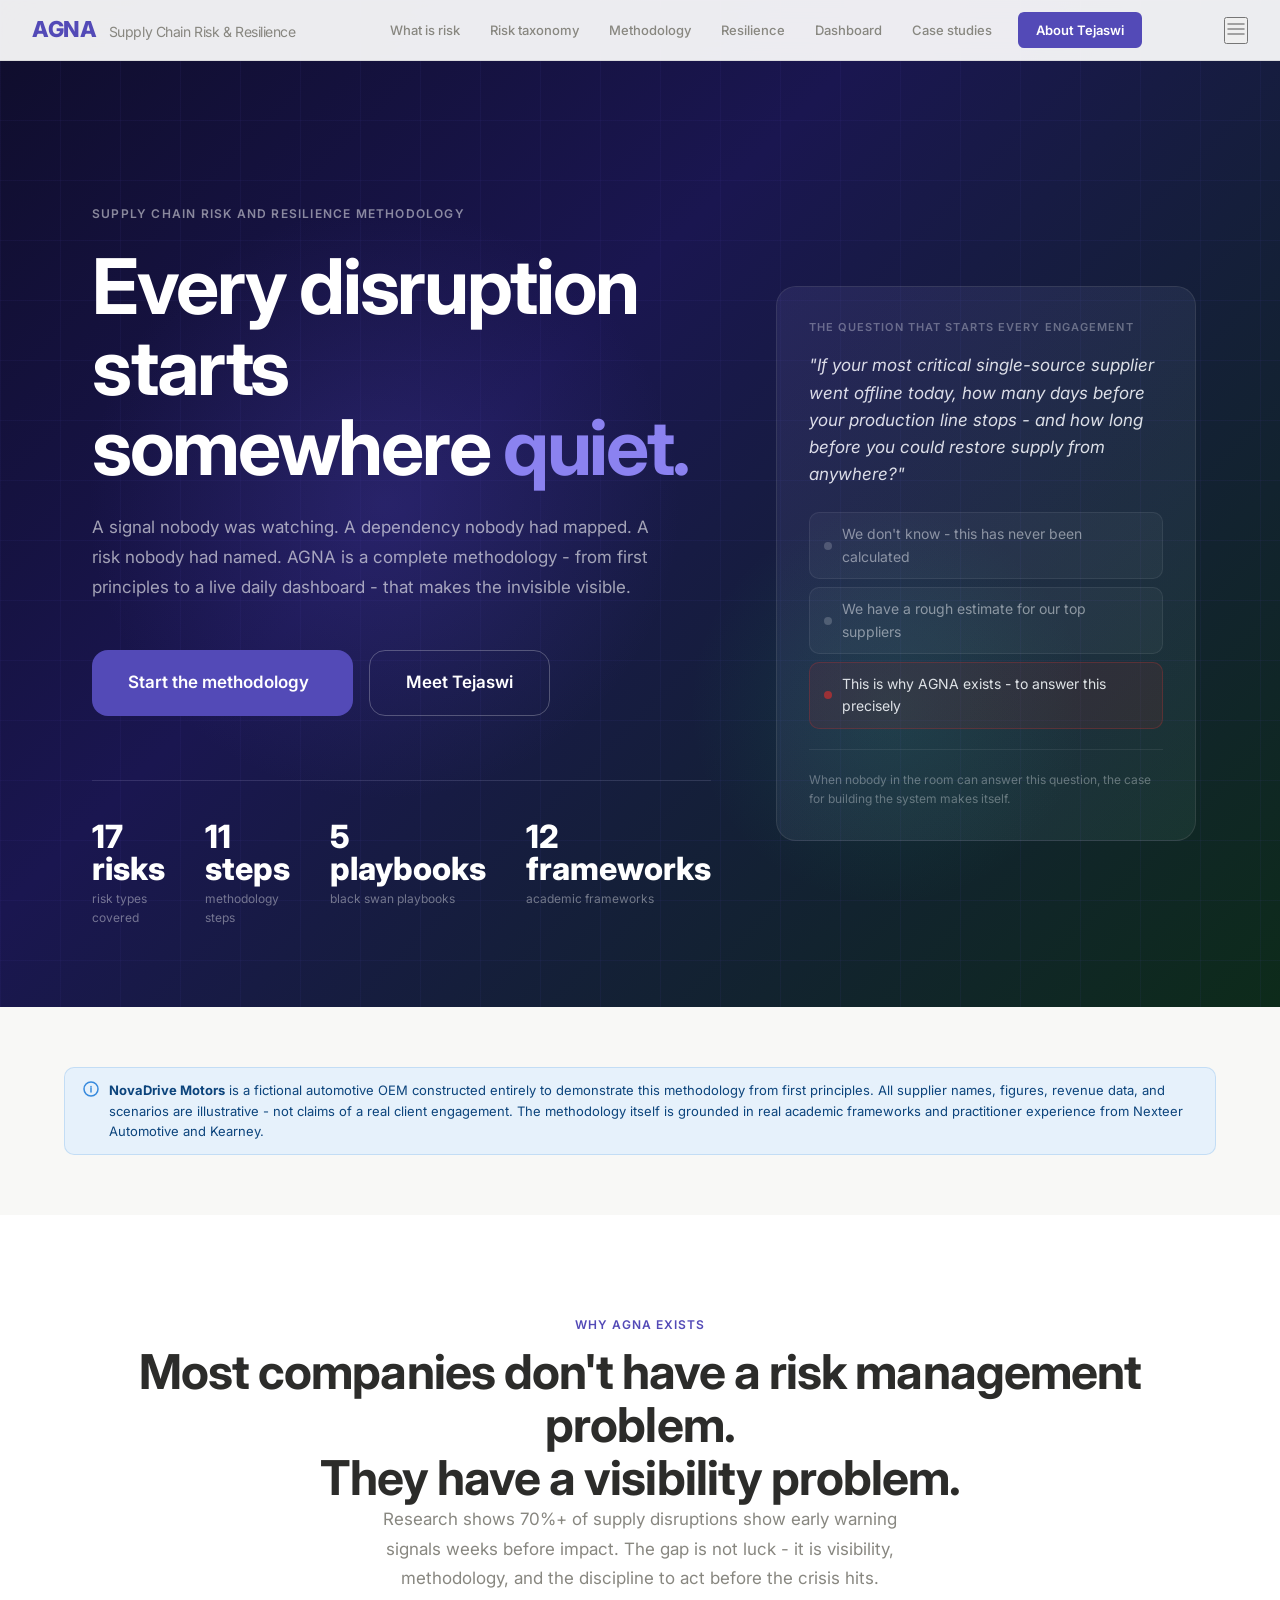
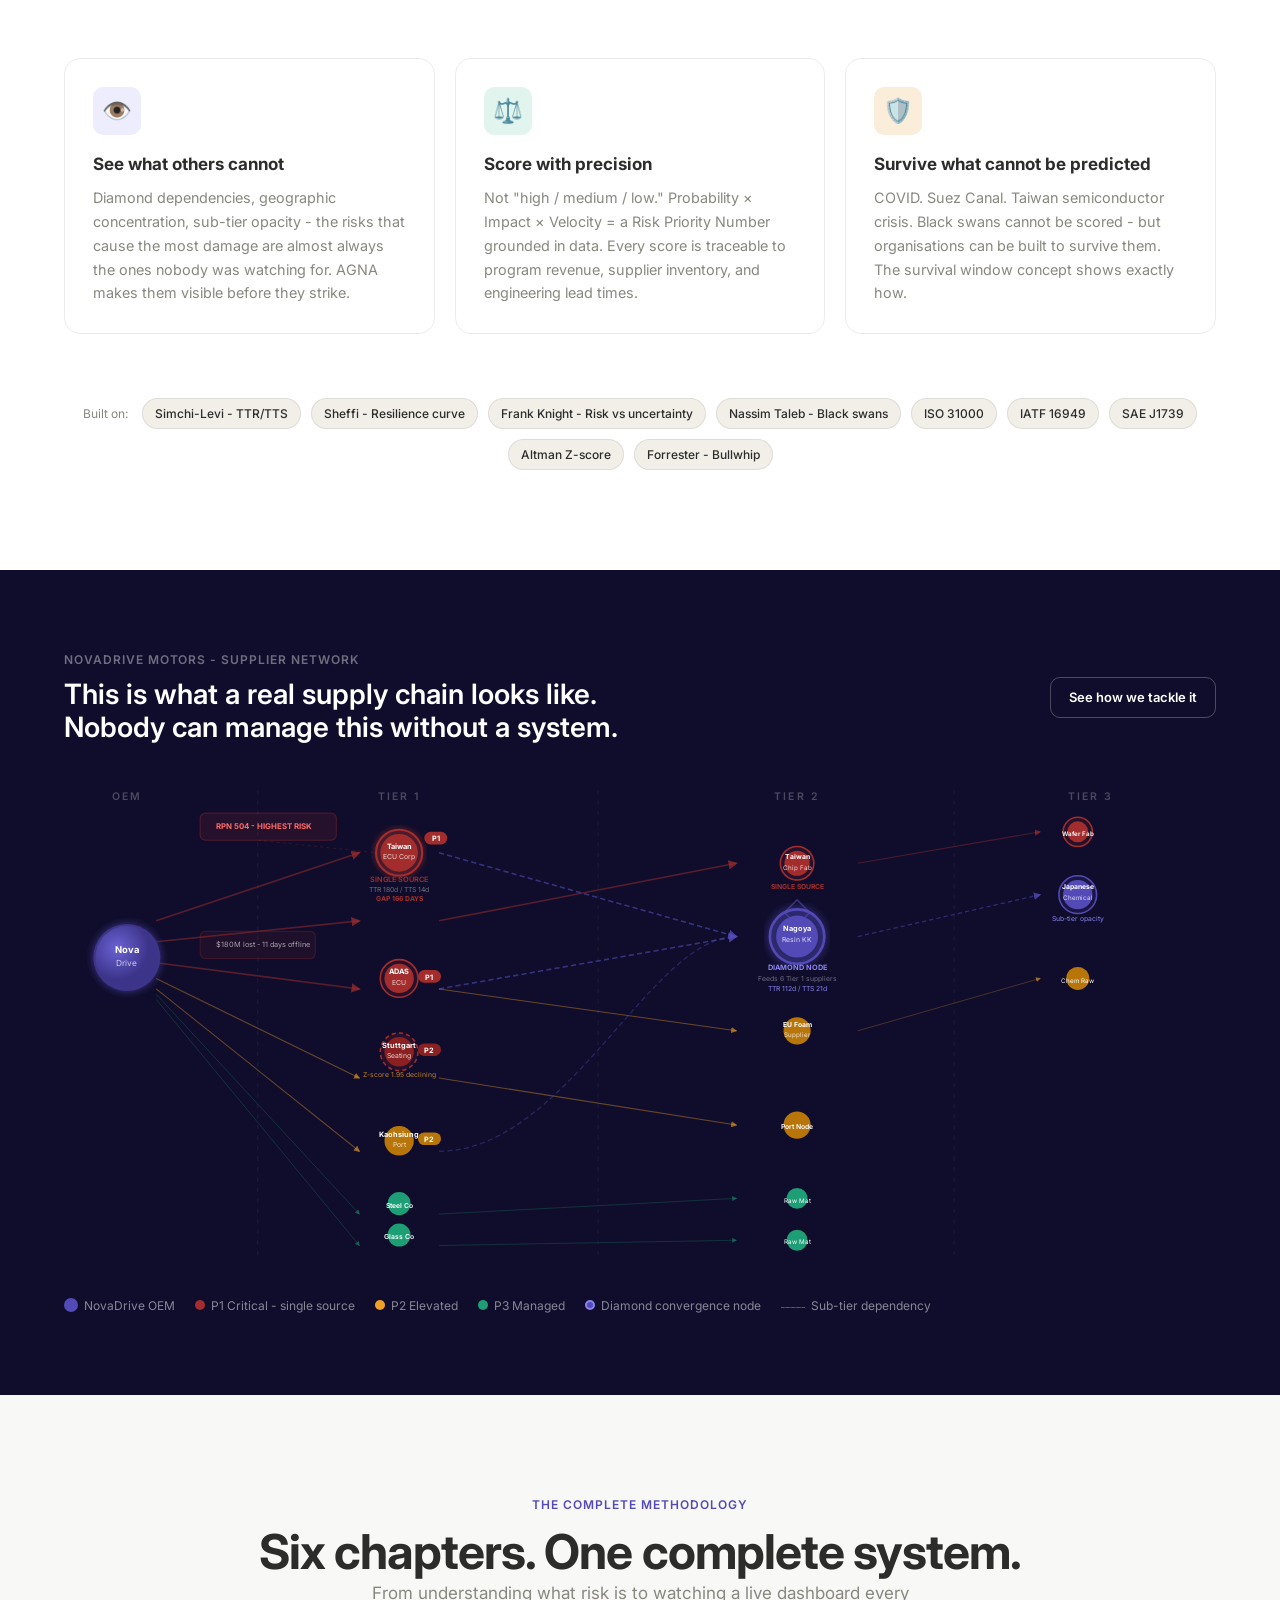
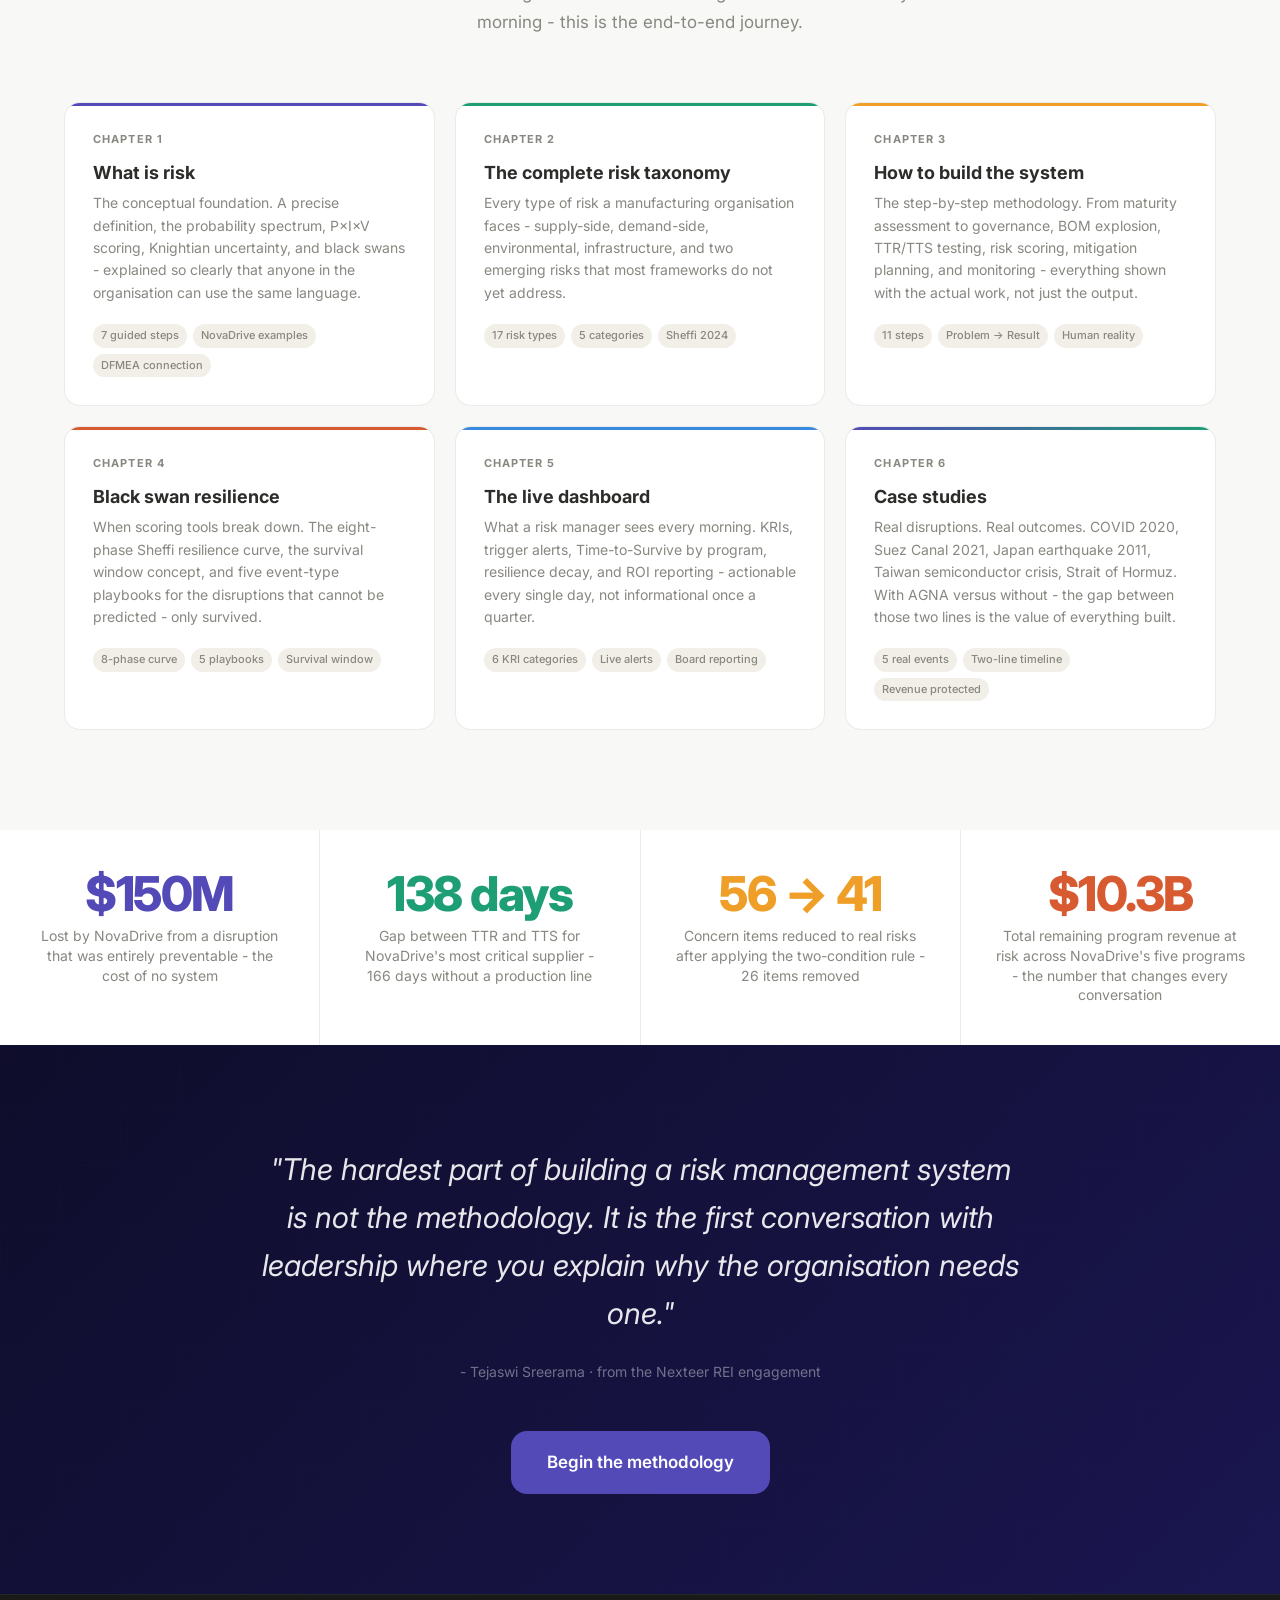
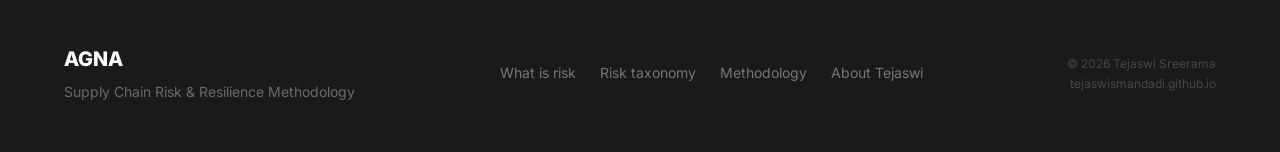
<file: index.html>
<!DOCTYPE html>
<html lang="en">
<head>
<meta charset="UTF-8">
<meta name="viewport" content="width=device-width, initial-scale=1.0">
<title>AGNA - Supply Chain Risk & Resilience</title>
<meta name="description" content="A complete supply chain risk and resilience methodology - from first principles to a live operations dashboard. Demonstrated through NovaDrive Motors.">
<link rel="preconnect" href="https://fonts.googleapis.com">
<link rel="preconnect" href="https://fonts.gstatic.com" crossorigin>
<link href="https://fonts.googleapis.com/css2?family=Inter:wght@300;400;500;600;700;800&display=swap" rel="stylesheet">
<link rel="stylesheet" href="style.css">
<style>
/* ─── Page-specific styles ─────────────────── */
.hero-layout{display:grid;grid-template-columns:1fr 1fr;gap:0;align-items:center;min-height:100vh;padding-top:60px;}
.hero-left{padding:80px 32px 80px 60px;}
.hero-right{display:flex;align-items:center;justify-content:center;padding:60px 40px 60px 20px;}

/* The question visual */
.question-card{background:rgba(255,255,255,0.04);border:1px solid rgba(255,255,255,0.1);border-radius:20px;padding:32px;position:relative;overflow:hidden;}
.question-card::before{content:'';position:absolute;inset:0;background:linear-gradient(135deg,rgba(83,74,183,0.1),rgba(29,158,117,0.05));pointer-events:none;}
.question-label{font-size:0.6875rem;font-weight:600;letter-spacing:0.1em;text-transform:uppercase;color:rgba(255,255,255,0.35);margin-bottom:16px;}
.question-text{font-size:1.0625rem;color:rgba(255,255,255,0.9);line-height:1.6;margin-bottom:24px;font-style:italic;}
.question-reveal{display:flex;flex-direction:column;gap:8px;}
.q-answer{display:flex;align-items:center;gap:10px;padding:10px 14px;background:rgba(255,255,255,0.04);border:1px solid rgba(255,255,255,0.08);border-radius:10px;font-size:0.875rem;color:rgba(255,255,255,0.5);transition:all 0.3s;}
.q-answer.highlighted{background:rgba(163,45,45,0.15);border-color:rgba(163,45,45,0.4);color:rgba(255,255,255,0.9);}
.q-answer .q-dot{width:8px;height:8px;border-radius:50%;background:rgba(255,255,255,0.2);flex-shrink:0;}
.q-answer.highlighted .q-dot{background:#A32D2D;}

/* Chapter overview cards */
.chapter-card{background:var(--white);border:1px solid var(--border);border-radius:var(--radius-lg);padding:28px;transition:var(--transition);position:relative;overflow:hidden;cursor:pointer;}
.chapter-card::before{content:'';position:absolute;top:0;left:0;right:0;height:3px;}
.chapter-card:nth-child(1)::before{background:var(--purple);}
.chapter-card:nth-child(2)::before{background:var(--teal);}
.chapter-card:nth-child(3)::before{background:var(--amber);}
.chapter-card:nth-child(4)::before{background:var(--coral);}
.chapter-card:nth-child(5)::before{background:var(--blue);}
.chapter-card:nth-child(6)::before{background:linear-gradient(90deg,var(--purple),var(--teal));}
.chapter-card:hover{transform:translateY(-6px);box-shadow:var(--shadow-lg);}
.chapter-num{font-size:0.6875rem;font-weight:700;letter-spacing:0.1em;text-transform:uppercase;color:var(--gray);margin-bottom:12px;}
.chapter-title{font-size:1.125rem;font-weight:700;color:var(--gray-dk);margin-bottom:8px;line-height:1.3;}
.chapter-desc{font-size:0.875rem;color:var(--gray);line-height:1.6;margin-bottom:20px;}
.chapter-steps{display:flex;gap:6px;flex-wrap:wrap;}
.chapter-step-pill{font-size:0.6875rem;font-weight:500;padding:3px 8px;background:var(--gray-lt);color:var(--gray);border-radius:20px;}

/* Stats section */
.stats-grid{display:grid;grid-template-columns:repeat(4,1fr);gap:1px;background:var(--border);}
.stat-block{background:var(--white);padding:40px 32px;text-align:center;}
.stat-number{font-size:3rem;font-weight:800;letter-spacing:-0.03em;line-height:1;margin-bottom:8px;}
.stat-label{font-size:0.875rem;color:var(--gray);line-height:1.4;}

/* Why section */
.why-card{padding:28px;border-radius:var(--radius-lg);border:1px solid var(--border);}
.why-icon{width:48px;height:48px;border-radius:var(--radius-md);display:flex;align-items:center;justify-content:center;margin-bottom:16px;font-size:1.5rem;}
.why-title{font-size:1.0625rem;font-weight:700;margin-bottom:8px;color:var(--gray-dk);}
.why-desc{font-size:0.9rem;color:var(--gray);line-height:1.65;}

/* Quote section */
.quote-section{background:linear-gradient(135deg,#0F0D2B,#1A1650);padding:100px 0;text-align:center;position:relative;overflow:hidden;}
.quote-text{font-size:clamp(1.25rem,2.5vw,1.875rem);color:rgba(255,255,255,0.9);font-style:italic;line-height:1.6;max-width:760px;margin:0 auto 24px;}
.quote-author{font-size:0.875rem;color:rgba(255,255,255,0.4);}

/* Disclaimer */
.disclaimer{background:var(--blue-lt);border:1px solid rgba(55,138,221,0.2);border-radius:var(--radius-md);padding:12px 18px;font-size:0.8125rem;color:var(--blue-dk);display:flex;align-items:flex-start;gap:10px;}
.disclaimer svg{flex-shrink:0;margin-top:1px;}

/* Framework badges */
.framework-badges{display:flex;gap:8px;flex-wrap:wrap;}
.fw-badge{font-size:0.75rem;font-weight:500;padding:5px 12px;background:var(--gray-lt);color:var(--gray-dk);border-radius:20px;border:1px solid var(--border);}

/* Network section */
.network-section{background:#0F0D2B;padding:80px 0;}
.network-legend{display:flex;gap:20px;flex-wrap:wrap;margin-top:16px;}
.network-leg{display:flex;align-items:center;gap:6px;font-size:0.75rem;color:rgba(255,255,255,0.5);}
.network-leg-dot{width:10px;height:10px;border-radius:50%;flex-shrink:0;}

@media(max-width:1024px){.hero-layout{grid-template-columns:1fr;}.hero-left{padding:80px 24px 40px;}.hero-right{display:none;}.stats-grid{grid-template-columns:1fr 1fr;}}
@media(max-width:768px){.stats-grid{grid-template-columns:1fr;}.hero-left{padding:60px 16px 40px;}}
</style>
</head>
<body>

<!-- Navigation -->
<nav class="nav" role="navigation" aria-label="Main navigation">
  <div class="nav-inner">
    <div class="nav-logo">AGNA <span>Supply Chain Risk & Resilience</span></div>
    <div class="nav-links">
      <a href="what-is-risk.html" class="nav-link">What is risk</a>
      <a href="risk-taxonomy.html" class="nav-link">Risk taxonomy</a>
      <a href="methodology.html" class="nav-link">Methodology</a>
      <a href="resilience.html" class="nav-link">Resilience</a>
      <a href="dashboard.html" class="nav-link">Dashboard</a>
      <a href="case-studies.html" class="nav-link">Case studies</a>
      <a href="about.html" class="nav-cta">About Tejaswi</a>
    </div>
    <button class="nav-mobile-btn" aria-label="Menu">
      <svg width="20" height="20" viewBox="0 0 20 20" fill="none">
        <path d="M2 5h16M2 10h16M2 15h16" stroke="#888" stroke-width="1.5" stroke-linecap="round"/>
      </svg>
    </button>
  </div>
</nav>

<!-- Hero -->
<section class="hero" id="hero">
  <div class="hero-bg-grid" aria-hidden="true"></div>
  <div class="hero-glow" aria-hidden="true"></div>
  <div class="hero-glow-2" aria-hidden="true"></div>

  <div class="hero-layout container-lg">
    <div class="hero-left">
      <div class="hero-eyebrow fade-in">Supply chain risk and resilience methodology</div>

      <h1 class="display hero-title fade-up" data-delay="100">
        Every disruption starts<br>
        somewhere <span class="accent">quiet.</span>
      </h1>

      <p class="body-lg hero-subtitle fade-up" data-delay="200">
        A signal nobody was watching. A dependency nobody had mapped. A risk nobody had named. AGNA is a complete methodology - from first principles to a live daily dashboard - that makes the invisible visible.
      </p>

      <div class="hero-cta-row fade-up" data-delay="300">
        <a href="what-is-risk.html" class="btn btn-primary btn-lg">
          Start the methodology
          <svg viewBox="0 0 18 18" fill="none"><path d="M3 9h12M9 3l6 6-6 6" stroke="currentColor" stroke-width="1.5" stroke-linecap="round" stroke-linejoin="round"/></svg>
        </a>
        <a href="about.html" class="btn btn-outline btn-lg">Meet Tejaswi</a>
      </div>

      <div class="hero-stats fade-up" data-delay="400">
        <div>
          <div class="hero-stat-val" data-target="17" data-suffix=" risks">0</div>
          <div class="hero-stat-lbl">risk types covered</div>
        </div>
        <div>
          <div class="hero-stat-val" data-target="11" data-suffix=" steps">0</div>
          <div class="hero-stat-lbl">methodology steps</div>
        </div>
        <div>
          <div class="hero-stat-val" data-target="5" data-suffix=" playbooks">0</div>
          <div class="hero-stat-lbl">black swan playbooks</div>
        </div>
        <div>
          <div class="hero-stat-val" data-target="12" data-suffix=" frameworks">0</div>
          <div class="hero-stat-lbl">academic frameworks</div>
        </div>
      </div>
    </div>

    <div class="hero-right fade-in" data-delay="300">
      <div class="question-card" style="max-width:420px;width:100%;">
        <div class="question-label">The question that starts every engagement</div>
        <div class="question-text">"If your most critical single-source supplier went offline today, how many days before your production line stops - and how long before you could restore supply from anywhere?"</div>
        <div class="question-reveal">
          <div class="q-answer"><div class="q-dot"></div>We don't know - this has never been calculated</div>
          <div class="q-answer"><div class="q-dot"></div>We have a rough estimate for our top suppliers</div>
          <div class="q-answer highlighted"><div class="q-dot"></div>This is why AGNA exists - to answer this precisely</div>
        </div>
        <div style="margin-top:20px;padding-top:20px;border-top:1px solid rgba(255,255,255,0.08);">
          <div style="font-size:0.75rem;color:rgba(255,255,255,0.35);">When nobody in the room can answer this question, the case for building the system makes itself.</div>
        </div>
      </div>
    </div>
  </div>
</section>

<!-- Disclaimer -->
<section class="section-sm section-gray">
  <div class="container">
    <div class="disclaimer fade-up">
      <svg width="16" height="16" viewBox="0 0 16 16" fill="none" style="flex-shrink:0;margin-top:1px">
        <circle cx="8" cy="8" r="7" stroke="#378ADD" stroke-width="1.5"/>
        <path d="M8 7v4M8 5.5v.5" stroke="#378ADD" stroke-width="1.5" stroke-linecap="round"/>
      </svg>
      <div><strong>NovaDrive Motors</strong> is a fictional automotive OEM constructed entirely to demonstrate this methodology from first principles. All supplier names, figures, revenue data, and scenarios are illustrative - not claims of a real client engagement. The methodology itself is grounded in real academic frameworks and practitioner experience from Nexteer Automotive and Kearney.</div>
    </div>
  </div>
</section>

<!-- Why this exists -->
<section class="section" id="why">
  <div class="container">
    <div class="section-header">
      <div class="label section-eyebrow fade-up">Why AGNA exists</div>
      <h2 class="headline fade-up" data-delay="100">Most companies don't have a risk management problem.<br>They have a visibility problem.</h2>
      <p class="body-lg section-subtitle fade-up" data-delay="200">Research shows 70%+ of supply disruptions show early warning signals weeks before impact. The gap is not luck - it is visibility, methodology, and the discipline to act before the crisis hits.</p>
    </div>

    <div class="grid-3" style="margin-bottom:64px;">
      <div class="why-card fade-up" data-delay="100">
        <div class="why-icon" style="background:var(--purple-lt);">👁️</div>
        <div class="why-title">See what others cannot</div>
        <div class="why-desc">Diamond dependencies, geographic concentration, sub-tier opacity - the risks that cause the most damage are almost always the ones nobody was watching for. AGNA makes them visible before they strike.</div>
      </div>
      <div class="why-card fade-up" data-delay="200">
        <div class="why-icon" style="background:var(--teal-lt);">⚖️</div>
        <div class="why-title">Score with precision</div>
        <div class="why-desc">Not "high / medium / low." Probability × Impact × Velocity = a Risk Priority Number grounded in data. Every score is traceable to program revenue, supplier inventory, and engineering lead times.</div>
      </div>
      <div class="why-card fade-up" data-delay="300">
        <div class="why-icon" style="background:var(--amber-lt);">🛡️</div>
        <div class="why-title">Survive what cannot be predicted</div>
        <div class="why-desc">COVID. Suez Canal. Taiwan semiconductor crisis. Black swans cannot be scored - but organisations can be built to survive them. The survival window concept shows exactly how.</div>
      </div>
    </div>

    <div class="framework-badges flex-center fade-up" style="gap:10px;flex-wrap:wrap;">
      <div style="font-size:0.75rem;color:var(--gray);margin-right:4px;">Built on:</div>
      <span class="fw-badge">Simchi-Levi - TTR/TTS</span>
      <span class="fw-badge">Sheffi - Resilience curve</span>
      <span class="fw-badge">Frank Knight - Risk vs uncertainty</span>
      <span class="fw-badge">Nassim Taleb - Black swans</span>
      <span class="fw-badge">ISO 31000</span>
      <span class="fw-badge">IATF 16949</span>
      <span class="fw-badge">SAE J1739</span>
      <span class="fw-badge">Altman Z-score</span>
      <span class="fw-badge">Forrester - Bullwhip</span>
    </div>
  </div>
</section>

<!-- Network visual -->
<section class="network-section">
  <div class="container">
    <div class="flex-between mb-24" style="flex-wrap:wrap;gap:16px;">
      <div>
        <div class="label" style="color:rgba(255,255,255,0.4);margin-bottom:8px;">NovaDrive Motors - supplier network</div>
        <h2 class="title" style="color:var(--white);">This is what a real supply chain looks like.<br>Nobody can manage this without a system.</h2>
      </div>
      <a href="methodology.html" class="btn btn-outline btn-sm">See how we tackle it</a>
    </div>

    <!-- SVG Tree Diagram -->
    <div style="overflow-x:auto;-webkit-overflow-scrolling:touch;">
    <svg id="networkTree" viewBox="0 0 1100 480" xmlns="http://www.w3.org/2000/svg" style="width:100%;min-width:700px;display:block;">
      <defs>
        <marker id="arr-red" markerWidth="6" markerHeight="6" refX="5" refY="3" orient="auto">
          <path d="M0,0 L6,3 L0,6 Z" fill="rgba(163,45,45,0.7)"/>
        </marker>
        <marker id="arr-amber" markerWidth="6" markerHeight="6" refX="5" refY="3" orient="auto">
          <path d="M0,0 L6,3 L0,6 Z" fill="rgba(239,159,39,0.6)"/>
        </marker>
        <marker id="arr-green" markerWidth="6" markerHeight="6" refX="5" refY="3" orient="auto">
          <path d="M0,0 L6,3 L0,6 Z" fill="rgba(29,158,117,0.5)"/>
        </marker>
        <marker id="arr-purple" markerWidth="6" markerHeight="6" refX="5" refY="3" orient="auto">
          <path d="M0,0 L6,3 L0,6 Z" fill="rgba(83,74,183,0.8)"/>
        </marker>
        <filter id="glow-red">
          <feGaussianBlur stdDeviation="3" result="blur"/>
          <feMerge><feMergeNode in="blur"/><feMergeNode in="SourceGraphic"/></feMerge>
        </filter>
        <filter id="glow-purple">
          <feGaussianBlur stdDeviation="4" result="blur"/>
          <feMerge><feMergeNode in="blur"/><feMergeNode in="SourceGraphic"/></feMerge>
        </filter>
      </defs>

      <!-- TIER LABELS -->
      <text x="60" y="30" fill="rgba(255,255,255,0.25)" font-size="10" font-family="Inter,sans-serif" font-weight="600" letter-spacing="2" text-anchor="middle">OEM</text>
      <text x="320" y="30" fill="rgba(255,255,255,0.25)" font-size="10" font-family="Inter,sans-serif" font-weight="600" letter-spacing="2" text-anchor="middle">TIER 1</text>
      <text x="700" y="30" fill="rgba(255,255,255,0.25)" font-size="10" font-family="Inter,sans-serif" font-weight="600" letter-spacing="2" text-anchor="middle">TIER 2</text>
      <text x="980" y="30" fill="rgba(255,255,255,0.25)" font-size="10" font-family="Inter,sans-serif" font-weight="600" letter-spacing="2" text-anchor="middle">TIER 3</text>

      <!-- TIER DIVIDER LINES -->
      <line x1="185" y1="20" x2="185" y2="470" stroke="rgba(255,255,255,0.06)" stroke-width="1" stroke-dasharray="4,6"/>
      <line x1="510" y1="20" x2="510" y2="470" stroke="rgba(255,255,255,0.06)" stroke-width="1" stroke-dasharray="4,6"/>
      <line x1="850" y1="20" x2="850" y2="470" stroke="rgba(255,255,255,0.06)" stroke-width="1" stroke-dasharray="4,6"/>

      <!-- ══ CONNECTIONS FROM OEM TO TIER 1 ══ -->
      <!-- P1 connections - red -->
      <line x1="88" y1="145" x2="282" y2="80" stroke="rgba(163,45,45,0.5)" stroke-width="1.5" marker-end="url(#arr-red)"/>
      <line x1="88" y1="165" x2="282" y2="145" stroke="rgba(163,45,45,0.5)" stroke-width="1.5" marker-end="url(#arr-red)"/>
      <line x1="88" y1="185" x2="282" y2="210" stroke="rgba(163,45,45,0.5)" stroke-width="1.5" marker-end="url(#arr-red)"/>
      <!-- P2 connections - amber -->
      <line x1="88" y1="200" x2="282" y2="295" stroke="rgba(239,159,39,0.4)" stroke-width="1" marker-end="url(#arr-amber)"/>
      <line x1="88" y1="210" x2="282" y2="365" stroke="rgba(239,159,39,0.4)" stroke-width="1" marker-end="url(#arr-amber)"/>
      <!-- P3 connections - green -->
      <line x1="88" y1="215" x2="282" y2="425" stroke="rgba(29,158,117,0.3)" stroke-width="0.8" marker-end="url(#arr-green)"/>
      <line x1="88" y1="220" x2="282" y2="455" stroke="rgba(29,158,117,0.3)" stroke-width="0.8" marker-end="url(#arr-green)"/>

      <!-- ══ CONNECTIONS TIER 1 TO TIER 2 ══ -->
      <!-- Taiwan ECU -> Nagoya Resin (diamond) -->
      <line x1="358" y1="80" x2="642" y2="160" stroke="rgba(83,74,183,0.6)" stroke-width="1.5" stroke-dasharray="5,3" marker-end="url(#arr-purple)"/>
      <!-- ADAS ECU -> Taiwan Chip (single source) -->
      <line x1="358" y1="145" x2="642" y2="90" stroke="rgba(163,45,45,0.5)" stroke-width="1.5" marker-end="url(#arr-red)"/>
      <!-- Stuttgart -> Nagoya Resin (diamond node hits here too) -->
      <line x1="358" y1="210" x2="642" y2="160" stroke="rgba(83,74,183,0.6)" stroke-width="1.5" stroke-dasharray="5,3" marker-end="url(#arr-purple)"/>
      <!-- Stuttgart -> EU Foam -->
      <line x1="358" y1="210" x2="642" y2="250" stroke="rgba(239,159,39,0.4)" stroke-width="1" marker-end="url(#arr-amber)"/>
      <!-- Logistics -> Port node -->
      <line x1="358" y1="295" x2="642" y2="340" stroke="rgba(239,159,39,0.4)" stroke-width="1" marker-end="url(#arr-amber)"/>
      <!-- Commodity -> raw material -->
      <line x1="358" y1="425" x2="642" y2="410" stroke="rgba(29,158,117,0.3)" stroke-width="0.8" marker-end="url(#arr-green)"/>
      <line x1="358" y1="455" x2="642" y2="450" stroke="rgba(29,158,117,0.3)" stroke-width="0.8" marker-end="url(#arr-green)"/>

      <!-- ══ CONNECTIONS TIER 2 TO TIER 3 ══ -->
      <!-- Nagoya Resin -> Japanese chemical -->
      <line x1="758" y1="160" x2="932" y2="120" stroke="rgba(83,74,183,0.5)" stroke-width="1.2" stroke-dasharray="4,3" marker-end="url(#arr-purple)"/>
      <!-- Taiwan Chip -> wafer fab -->
      <line x1="758" y1="90" x2="932" y2="60" stroke="rgba(163,45,45,0.4)" stroke-width="1" marker-end="url(#arr-red)"/>
      <!-- EU Foam -> chemical raw -->
      <line x1="758" y1="250" x2="932" y2="200" stroke="rgba(239,159,39,0.3)" stroke-width="0.8" marker-end="url(#arr-amber)"/>

      <!-- ══ DIAMOND CONVERGENCE LINES (Nagoya feeds 3 Tier1s) ══ -->
      <!-- Extra convergence line from 3rd Tier1 to Nagoya -->
      <path d="M358,365 C480,365 560,160 642,160" stroke="rgba(83,74,183,0.4)" stroke-width="1.2" stroke-dasharray="5,3" fill="none" marker-end="url(#arr-purple)"/>

      <!-- ══ OEM NODE ══ -->
      <circle cx="60" cy="180" r="32" fill="#3C3489" filter="url(#glow-purple)"/>
      <circle cx="60" cy="180" r="30" fill="url(#oemGrad)"/>
      <text x="60" y="176" text-anchor="middle" fill="white" font-size="9" font-weight="700" font-family="Inter,sans-serif">Nova</text>
      <text x="60" y="188" text-anchor="middle" fill="rgba(255,255,255,0.7)" font-size="8" font-family="Inter,sans-serif">Drive</text>
      <defs>
        <radialGradient id="oemGrad" cx="35%" cy="35%">
          <stop offset="0%" stop-color="#6B62D4"/>
          <stop offset="100%" stop-color="#3C3489"/>
        </radialGradient>
      </defs>

      <!-- ══ TIER 1 NODES ══ -->
      <!-- P1: Taiwan ECU Corp -->
      <circle cx="320" cy="80" r="22" fill="rgba(163,45,45,0.15)" stroke="#A32D2D" stroke-width="2" filter="url(#glow-red)"/>
      <circle cx="320" cy="80" r="18" fill="#A32D2D"/>
      <text x="320" y="76" text-anchor="middle" fill="white" font-size="7" font-weight="700" font-family="Inter,sans-serif">Taiwan</text>
      <text x="320" y="86" text-anchor="middle" fill="rgba(255,255,255,0.8)" font-size="6.5" font-family="Inter,sans-serif">ECU Corp</text>
      <!-- P1 badge -->
      <rect x="344" y="60" width="22" height="12" rx="6" fill="#A32D2D"/>
      <text x="355" y="69" text-anchor="middle" fill="white" font-size="7" font-weight="700" font-family="Inter,sans-serif">P1</text>
      <!-- Single source warning -->
      <text x="320" y="108" text-anchor="middle" fill="#A32D2D" font-size="7" font-family="Inter,sans-serif" font-weight="600">SINGLE SOURCE</text>
      <text x="320" y="117" text-anchor="middle" fill="rgba(255,255,255,0.4)" font-size="6.5" font-family="Inter,sans-serif">TTR 180d / TTS 14d</text>
      <text x="320" y="126" text-anchor="middle" fill="#A32D2D" font-size="6.5" font-family="Inter,sans-serif" font-weight="700">GAP 166 DAYS</text>

      <!-- P1: ADAS ECU Single Source -->
      <circle cx="320" cy="200" r="18" fill="rgba(163,45,45,0.15)" stroke="#A32D2D" stroke-width="1.5"/>
      <circle cx="320" cy="200" r="14" fill="#A32D2D"/>
      <text x="320" y="196" text-anchor="middle" fill="white" font-size="7" font-weight="700" font-family="Inter,sans-serif">ADAS</text>
      <text x="320" y="206" text-anchor="middle" fill="rgba(255,255,255,0.8)" font-size="6.5" font-family="Inter,sans-serif">ECU</text>
      <rect x="338" y="192" width="22" height="12" rx="6" fill="#A32D2D"/>
      <text x="349" y="201" text-anchor="middle" fill="white" font-size="7" font-weight="700" font-family="Inter,sans-serif">P1</text>

      <!-- P1: Stuttgart Seating (financial distress) -->
      <circle cx="320" cy="270" r="18" fill="rgba(163,45,45,0.15)" stroke="#A32D2D" stroke-width="1.5" stroke-dasharray="4,3"/>
      <circle cx="320" cy="270" r="14" fill="#8B2020"/>
      <text x="320" y="266" text-anchor="middle" fill="white" font-size="7" font-weight="700" font-family="Inter,sans-serif">Stuttgart</text>
      <text x="320" y="276" text-anchor="middle" fill="rgba(255,255,255,0.8)" font-size="6.5" font-family="Inter,sans-serif">Seating</text>
      <rect x="338" y="262" width="22" height="12" rx="6" fill="#8B2020"/>
      <text x="349" y="271" text-anchor="middle" fill="white" font-size="7" font-weight="700" font-family="Inter,sans-serif">P2</text>
      <text x="320" y="294" text-anchor="middle" fill="rgba(239,159,39,0.8)" font-size="6.5" font-family="Inter,sans-serif">Z-score 1.95 declining</text>

      <!-- P2: Logistics node -->
      <circle cx="320" cy="355" r="14" fill="#B8760A"/>
      <text x="320" y="351" text-anchor="middle" fill="white" font-size="7" font-weight="700" font-family="Inter,sans-serif">Kaohsiung</text>
      <text x="320" y="361" text-anchor="middle" fill="rgba(255,255,255,0.8)" font-size="6.5" font-family="Inter,sans-serif">Port</text>
      <rect x="338" y="347" width="22" height="12" rx="6" fill="#B8760A"/>
      <text x="349" y="356" text-anchor="middle" fill="white" font-size="7" font-weight="700" font-family="Inter,sans-serif">P2</text>

      <!-- P3 nodes -->
      <circle cx="320" cy="415" r="11" fill="#1D9E75"/>
      <text x="320" y="419" text-anchor="middle" fill="white" font-size="6.5" font-weight="600" font-family="Inter,sans-serif">Steel Co</text>
      <circle cx="320" cy="445" r="11" fill="#1D9E75"/>
      <text x="320" y="449" text-anchor="middle" fill="white" font-size="6.5" font-weight="600" font-family="Inter,sans-serif">Glass Co</text>

      <!-- ══ TIER 2 NODES ══ -->
      <!-- DIAMOND NODE: Nagoya Resin KK -->
      <circle cx="700" cy="160" r="26" fill="rgba(83,74,183,0.2)" stroke="#534AB7" stroke-width="2.5" filter="url(#glow-purple)"/>
      <circle cx="700" cy="160" r="20" fill="#534AB7"/>
      <text x="700" y="155" text-anchor="middle" fill="white" font-size="7" font-weight="700" font-family="Inter,sans-serif">Nagoya</text>
      <text x="700" y="165" text-anchor="middle" fill="rgba(255,255,255,0.8)" font-size="6.5" font-family="Inter,sans-serif">Resin KK</text>
      <!-- Diamond icon -->
      <polygon points="700,125 712,137 700,149 688,137" fill="none" stroke="#534AB7" stroke-width="1.5" opacity="0.6"/>
      <text x="700" y="192" text-anchor="middle" fill="#8B82F0" font-size="7" font-weight="700" font-family="Inter,sans-serif">DIAMOND NODE</text>
      <text x="700" y="202" text-anchor="middle" fill="rgba(255,255,255,0.4)" font-size="6.5" font-family="Inter,sans-serif">Feeds 6 Tier 1 suppliers</text>
      <text x="700" y="212" text-anchor="middle" fill="#8B82F0" font-size="6.5" font-family="Inter,sans-serif">TTR 112d / TTS 21d</text>

      <!-- Taiwan Chip Fab (single source at Tier 2) -->
      <circle cx="700" cy="90" r="16" fill="rgba(163,45,45,0.15)" stroke="#A32D2D" stroke-width="1.5"/>
      <circle cx="700" cy="90" r="12" fill="#A32D2D"/>
      <text x="700" y="86" text-anchor="middle" fill="white" font-size="6.5" font-weight="700" font-family="Inter,sans-serif">Taiwan</text>
      <text x="700" y="96" text-anchor="middle" fill="rgba(255,255,255,0.8)" font-size="6" font-family="Inter,sans-serif">Chip Fab</text>
      <text x="700" y="115" text-anchor="middle" fill="#A32D2D" font-size="6.5" font-family="Inter,sans-serif" font-weight="700">SINGLE SOURCE</text>

      <!-- EU Foam (P2) -->
      <circle cx="700" cy="250" r="13" fill="#B8760A"/>
      <text x="700" y="246" text-anchor="middle" fill="white" font-size="6.5" font-weight="700" font-family="Inter,sans-serif">EU Foam</text>
      <text x="700" y="256" text-anchor="middle" fill="rgba(255,255,255,0.8)" font-size="6" font-family="Inter,sans-serif">Supplier</text>

      <!-- Port logistics -->
      <circle cx="700" cy="340" r="13" fill="#B8760A"/>
      <text x="700" y="344" text-anchor="middle" fill="white" font-size="6.5" font-weight="600" font-family="Inter,sans-serif">Port Node</text>

      <!-- P3 raw materials -->
      <circle cx="700" cy="410" r="10" fill="#1D9E75"/>
      <text x="700" y="414" text-anchor="middle" fill="white" font-size="6" font-family="Inter,sans-serif">Raw Mat</text>
      <circle cx="700" cy="450" r="10" fill="#1D9E75"/>
      <text x="700" y="454" text-anchor="middle" fill="white" font-size="6" font-family="Inter,sans-serif">Raw Mat</text>

      <!-- ══ TIER 3 NODES ══ -->
      <!-- Japanese Chemical (feeds Nagoya - critical) -->
      <circle cx="968" cy="120" r="18" fill="rgba(83,74,183,0.15)" stroke="#534AB7" stroke-width="1.5"/>
      <circle cx="968" cy="120" r="14" fill="#534AB7"/>
      <text x="968" y="115" text-anchor="middle" fill="white" font-size="6.5" font-weight="700" font-family="Inter,sans-serif">Japanese</text>
      <text x="968" y="125" text-anchor="middle" fill="rgba(255,255,255,0.8)" font-size="6" font-family="Inter,sans-serif">Chemical</text>
      <text x="968" y="145" text-anchor="middle" fill="#8B82F0" font-size="6.5" font-family="Inter,sans-serif">Sub-tier opacity</text>

      <!-- Wafer Fab (feeds Taiwan Chip) -->
      <circle cx="968" cy="60" r="14" fill="rgba(163,45,45,0.15)" stroke="#A32D2D" stroke-width="1.5"/>
      <circle cx="968" cy="60" r="10" fill="#A32D2D"/>
      <text x="968" y="64" text-anchor="middle" fill="white" font-size="6" font-weight="600" font-family="Inter,sans-serif">Wafer Fab</text>

      <!-- EU Chemical -->
      <circle cx="968" cy="200" r="11" fill="#B8760A"/>
      <text x="968" y="204" text-anchor="middle" fill="white" font-size="6" font-family="Inter,sans-serif">Chem Raw</text>

      <!-- ══ RISK CALLOUT BOXES ══ -->
      <!-- RPN 504 callout -->
      <rect x="130" y="42" width="130" height="26" rx="5" fill="rgba(163,45,45,0.15)" stroke="rgba(163,45,45,0.4)" stroke-width="1"/>
      <text x="145" y="57" fill="#FF6B6B" font-size="7.5" font-weight="700" font-family="Inter,sans-serif">RPN 504 - HIGHEST RISK</text>
      <line x1="185" y1="68" x2="298" y2="80" stroke="rgba(163,45,45,0.3)" stroke-width="0.8" stroke-dasharray="3,3"/>

      <!-- $180M callout -->
      <rect x="130" y="155" width="110" height="26" rx="5" fill="rgba(163,45,45,0.1)" stroke="rgba(163,45,45,0.3)" stroke-width="1"/>
      <text x="145" y="170" fill="rgba(255,255,255,0.6)" font-size="7" font-family="Inter,sans-serif">$180M lost - 11 days offline</text>
    </svg>
    </div>

    <!-- Legend -->
    <div class="network-legend" style="margin-top:24px;">
      <div class="network-leg"><div class="network-leg-dot" style="background:#534AB7;width:14px;height:14px;"></div>NovaDrive OEM</div>
      <div class="network-leg"><div class="network-leg-dot" style="background:#A32D2D;"></div>P1 Critical - single source</div>
      <div class="network-leg"><div class="network-leg-dot" style="background:#EF9F27;"></div>P2 Elevated</div>
      <div class="network-leg"><div class="network-leg-dot" style="background:#1D9E75;"></div>P3 Managed</div>
      <div class="network-leg">
        <div style="width:10px;height:10px;border-radius:50%;background:#534AB7;border:2px solid #8B82F0;flex-shrink:0;"></div>
        Diamond convergence node
      </div>
      <div class="network-leg">
        <div style="width:24px;height:1px;background:rgba(83,74,183,0.7);border-top:1px dashed #534AB7;flex-shrink:0;margin-top:5px;"></div>
        Sub-tier dependency
      </div>
    </div>
  </div>
</section>

<!-- Chapter overview -->
<section class="section section-gray" id="chapters">
  <div class="container">
    <div class="section-header">
      <div class="label section-eyebrow fade-up">The complete methodology</div>
      <h2 class="headline fade-up" data-delay="100">Six chapters. One complete system.</h2>
      <p class="body-lg section-subtitle fade-up" data-delay="200">From understanding what risk is to watching a live dashboard every morning - this is the end-to-end journey.</p>
    </div>

    <div class="grid-3" style="gap:20px;">
      <a href="what-is-risk.html" class="chapter-card fade-up" data-delay="100" style="text-decoration:none;color:inherit;">
        <div class="chapter-num">Chapter 1</div>
        <div class="chapter-title">What is risk</div>
        <div class="chapter-desc">The conceptual foundation. A precise definition, the probability spectrum, P×I×V scoring, Knightian uncertainty, and black swans - explained so clearly that anyone in the organisation can use the same language.</div>
        <div class="chapter-steps">
          <span class="chapter-step-pill">7 guided steps</span>
          <span class="chapter-step-pill">NovaDrive examples</span>
          <span class="chapter-step-pill">DFMEA connection</span>
        </div>
      </a>

      <a href="risk-taxonomy.html" class="chapter-card fade-up" data-delay="200" style="text-decoration:none;color:inherit;">
        <div class="chapter-num">Chapter 2</div>
        <div class="chapter-title">The complete risk taxonomy</div>
        <div class="chapter-desc">Every type of risk a manufacturing organisation faces - supply-side, demand-side, environmental, infrastructure, and two emerging risks that most frameworks do not yet address.</div>
        <div class="chapter-steps">
          <span class="chapter-step-pill">17 risk types</span>
          <span class="chapter-step-pill">5 categories</span>
          <span class="chapter-step-pill">Sheffi 2024</span>
        </div>
      </a>

      <a href="methodology.html" class="chapter-card fade-up" data-delay="300" style="text-decoration:none;color:inherit;">
        <div class="chapter-num">Chapter 3</div>
        <div class="chapter-title">How to build the system</div>
        <div class="chapter-desc">The step-by-step methodology. From maturity assessment to governance, BOM explosion, TTR/TTS testing, risk scoring, mitigation planning, and monitoring - everything shown with the actual work, not just the output.</div>
        <div class="chapter-steps">
          <span class="chapter-step-pill">11 steps</span>
          <span class="chapter-step-pill">Problem → Result</span>
          <span class="chapter-step-pill">Human reality</span>
        </div>
      </a>

      <a href="resilience.html" class="chapter-card fade-up" data-delay="100" style="text-decoration:none;color:inherit;">
        <div class="chapter-num">Chapter 4</div>
        <div class="chapter-title">Black swan resilience</div>
        <div class="chapter-desc">When scoring tools break down. The eight-phase Sheffi resilience curve, the survival window concept, and five event-type playbooks for the disruptions that cannot be predicted - only survived.</div>
        <div class="chapter-steps">
          <span class="chapter-step-pill">8-phase curve</span>
          <span class="chapter-step-pill">5 playbooks</span>
          <span class="chapter-step-pill">Survival window</span>
        </div>
      </a>

      <a href="dashboard.html" class="chapter-card fade-up" data-delay="200" style="text-decoration:none;color:inherit;">
        <div class="chapter-num">Chapter 5</div>
        <div class="chapter-title">The live dashboard</div>
        <div class="chapter-desc">What a risk manager sees every morning. KRIs, trigger alerts, Time-to-Survive by program, resilience decay, and ROI reporting - actionable every single day, not informational once a quarter.</div>
        <div class="chapter-steps">
          <span class="chapter-step-pill">6 KRI categories</span>
          <span class="chapter-step-pill">Live alerts</span>
          <span class="chapter-step-pill">Board reporting</span>
        </div>
      </a>

      <a href="case-studies.html" class="chapter-card fade-up" data-delay="300" style="text-decoration:none;color:inherit;">
        <div class="chapter-num">Chapter 6</div>
        <div class="chapter-title">Case studies</div>
        <div class="chapter-desc">Real disruptions. Real outcomes. COVID 2020, Suez Canal 2021, Japan earthquake 2011, Taiwan semiconductor crisis, Strait of Hormuz. With AGNA versus without - the gap between those two lines is the value of everything built.</div>
        <div class="chapter-steps">
          <span class="chapter-step-pill">5 real events</span>
          <span class="chapter-step-pill">Two-line timeline</span>
          <span class="chapter-step-pill">Revenue protected</span>
        </div>
      </a>
    </div>
  </div>
</section>

<!-- Stats -->
<section id="stats">
  <div class="stats-grid">
    <div class="stat-block fade-in">
      <div class="stat-number text-purple" data-target="180" data-prefix="$" data-suffix="M">$0M</div>
      <div class="stat-label">Lost by NovaDrive from a disruption that was entirely preventable - the cost of no system</div>
    </div>
    <div class="stat-block fade-in" data-delay="100">
      <div class="stat-number text-teal" data-target="166" data-suffix=" days">0</div>
      <div class="stat-label">Gap between TTR and TTS for NovaDrive's most critical supplier - 166 days without a production line</div>
    </div>
    <div class="stat-block fade-in" data-delay="200">
      <div class="stat-number text-amber" data-target="67" data-suffix=" → 41">0</div>
      <div class="stat-label">Concern items reduced to real risks after applying the two-condition rule - 26 items removed</div>
    </div>
    <div class="stat-block fade-in" data-delay="300">
      <div class="stat-number text-coral" data-target="12.35" data-prefix="$" data-suffix="B">$0</div>
      <div class="stat-label">Total remaining program revenue at risk across NovaDrive's five programs - the number that changes every conversation</div>
    </div>
  </div>
</section>

<!-- Quote -->
<section class="quote-section">
  <div class="hero-bg-grid" aria-hidden="true" style="opacity:0.3;"></div>
  <div class="container" style="position:relative;z-index:2;">
    <div class="quote-text fade-up">"The hardest part of building a risk management system is not the methodology. It is the first conversation with leadership where you explain why the organisation needs one."</div>
    <div class="quote-author fade-up" data-delay="200">- Tejaswi Sreerama · from the Nexteer REI engagement</div>
    <div class="mt-48 fade-up" data-delay="300">
      <a href="what-is-risk.html" class="btn btn-primary btn-lg">Begin the methodology</a>
    </div>
  </div>
</section>

<!-- Footer -->
<footer style="background:var(--black);padding:48px 0;border-top:1px solid rgba(255,255,255,0.06);">
  <div class="container">
    <div class="flex-between" style="flex-wrap:wrap;gap:24px;">
      <div>
        <div style="font-size:1.25rem;font-weight:800;color:var(--white);margin-bottom:6px;">AGNA</div>
        <div style="font-size:0.875rem;color:rgba(255,255,255,0.35);">Supply Chain Risk & Resilience Methodology</div>
      </div>
      <div style="display:flex;gap:24px;flex-wrap:wrap;">
        <a href="what-is-risk.html" style="font-size:0.875rem;color:rgba(255,255,255,0.4);">What is risk</a>
        <a href="risk-taxonomy.html" style="font-size:0.875rem;color:rgba(255,255,255,0.4);">Risk taxonomy</a>
        <a href="methodology.html" style="font-size:0.875rem;color:rgba(255,255,255,0.4);">Methodology</a>
        <a href="about.html" style="font-size:0.875rem;color:rgba(255,255,255,0.4);">About Tejaswi</a>
      </div>
      <div style="font-size:0.75rem;color:rgba(255,255,255,0.2);text-align:right;">
        © 2026 Tejaswi Sreerama<br>
        tejaswismandadi.github.io
      </div>
    </div>
  </div>
</footer>

<script src="main.js"></script>
<script>
// Network diagram is now SVG - no canvas needed

// ─── Animate answers ──────────────────────────
setTimeout(() => {
  const answers = document.querySelectorAll('.q-answer');
  answers.forEach((a, i) => {
    setTimeout(() => a.style.opacity = '1', i * 300);
  });
}, 1000);
</script>
</body>
</html>
</file>
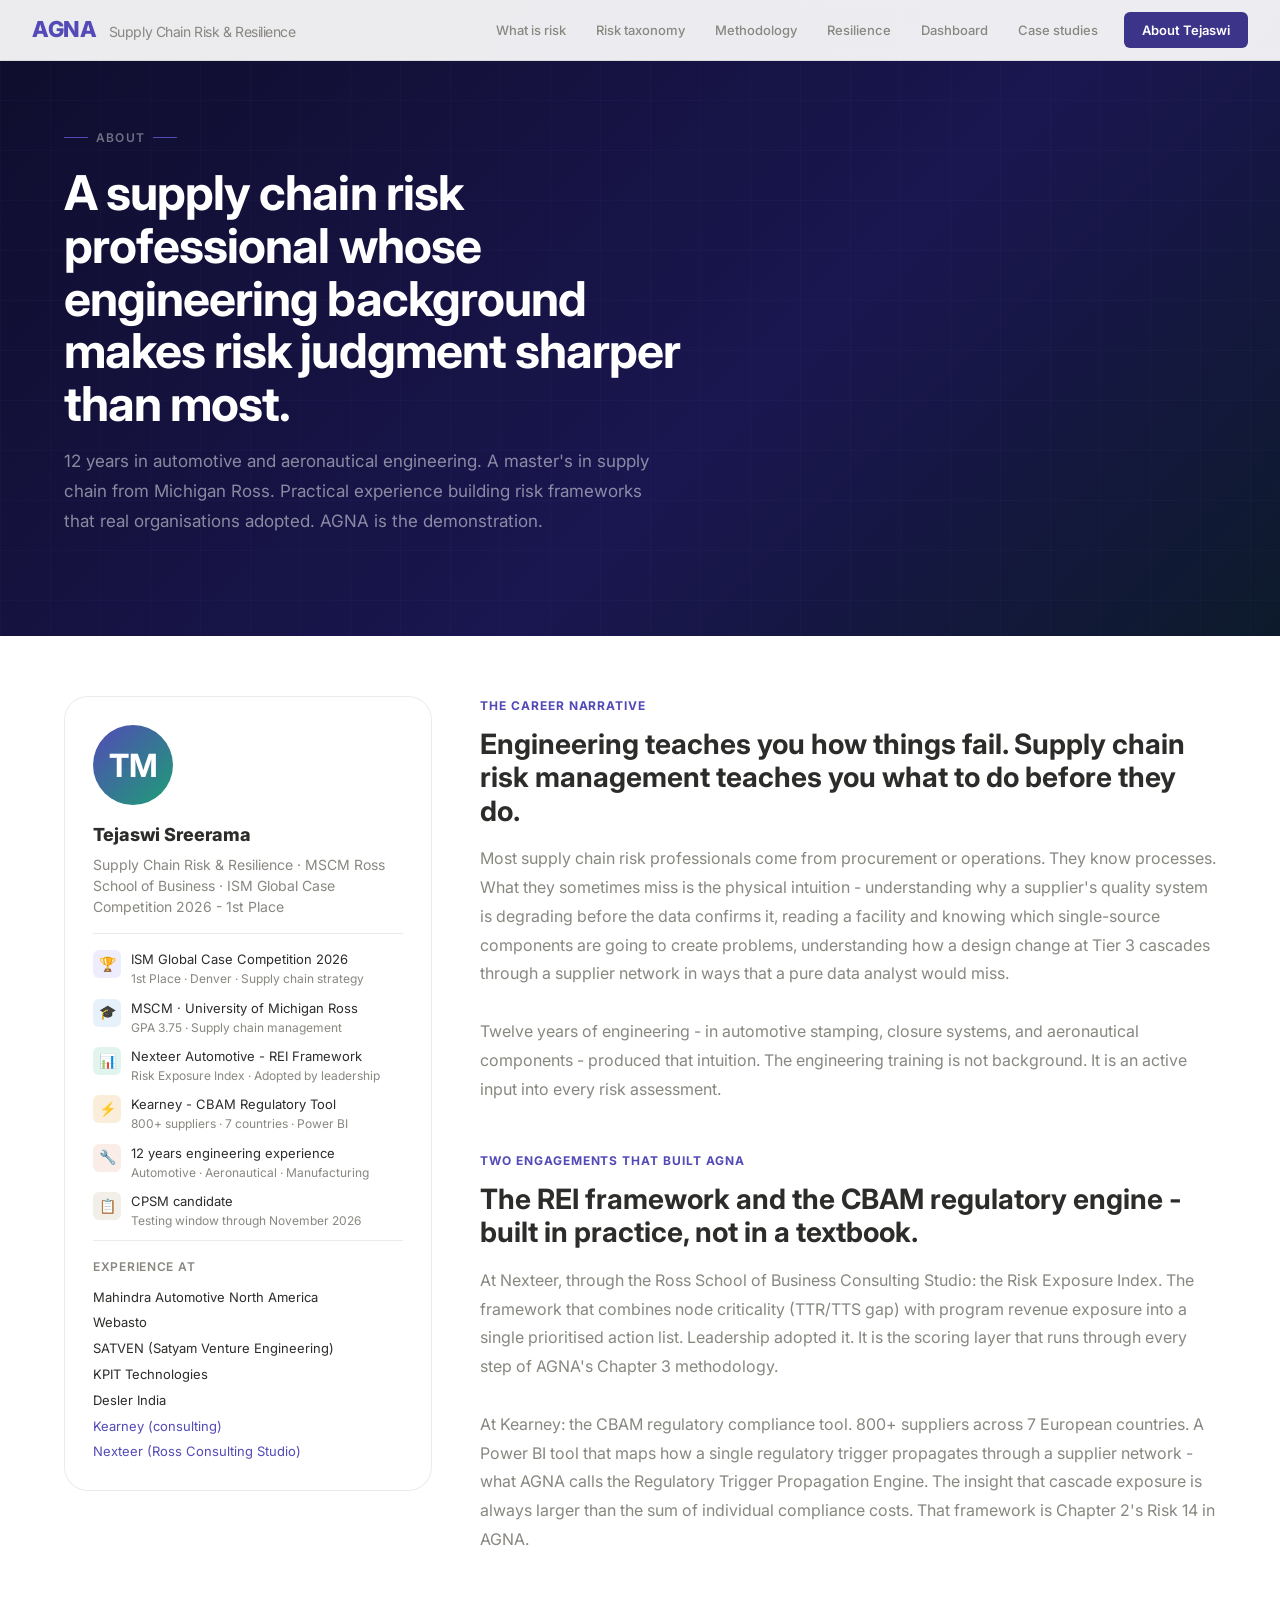
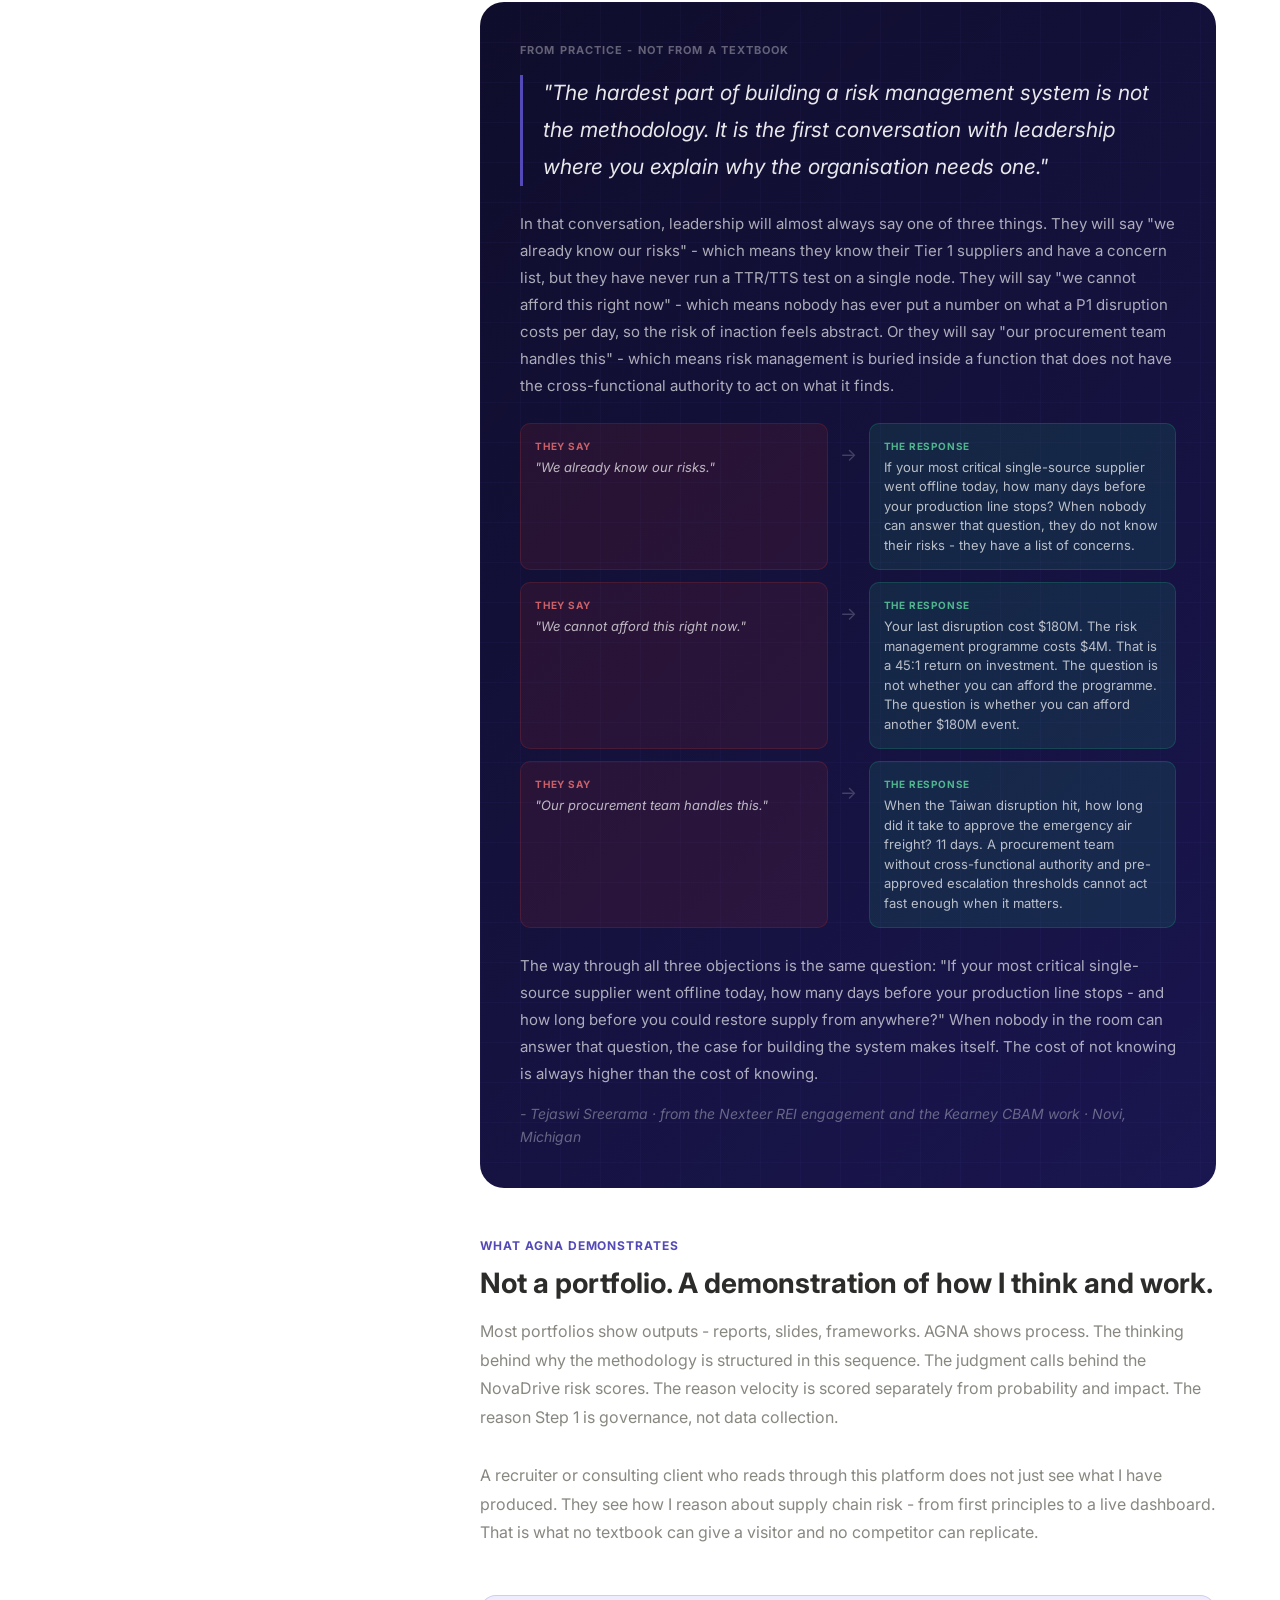
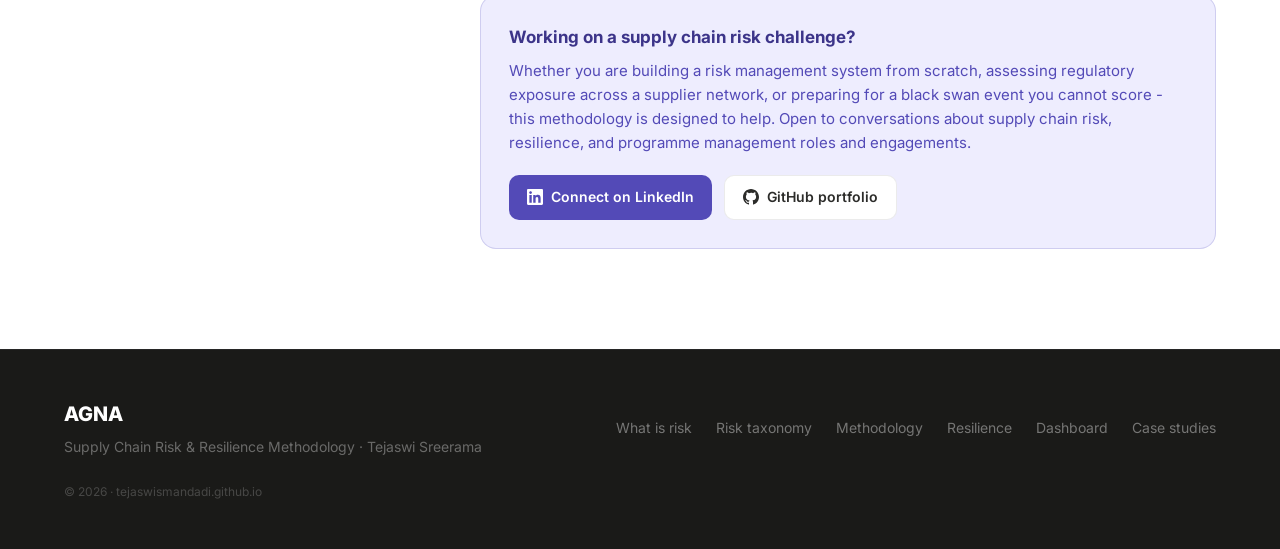
<file: about.html>
<!DOCTYPE html>
<html lang="en">
<head>
<meta charset="UTF-8">
<meta name="viewport" content="width=device-width, initial-scale=1.0">
<title>About Tejaswi - AGNA</title>
<link rel="preconnect" href="https://fonts.googleapis.com">
<link href="https://fonts.googleapis.com/css2?family=Inter:wght@300;400;500;600;700;800&display=swap" rel="stylesheet">
<link rel="stylesheet" href="style.css">
<style>
.about-hero{background:linear-gradient(135deg,#0F0D2B 0%,#1A1650 60%,#0D1A2B 100%);padding:120px 0 100px;position:relative;overflow:hidden;}
.about-hero::before{content:'';position:absolute;inset:0;background-image:linear-gradient(rgba(83,74,183,0.06) 1px,transparent 1px),linear-gradient(90deg,rgba(83,74,183,0.06) 1px,transparent 1px);background-size:50px 50px;}
.about-layout{display:grid;grid-template-columns:1fr 2fr;gap:48px;align-items:start;}
.profile-card{background:var(--white);border:1px solid var(--border);border-radius:var(--radius-xl);padding:28px;position:sticky;top:80px;}
.profile-avatar{width:80px;height:80px;border-radius:50%;background:linear-gradient(135deg,var(--purple),var(--teal));display:flex;align-items:center;justify-content:center;font-size:2rem;font-weight:700;color:var(--white);margin-bottom:16px;}
.profile-name{font-size:1.125rem;font-weight:800;color:var(--gray-dk);margin-bottom:4px;}
.profile-title{font-size:0.875rem;color:var(--gray);margin-bottom:16px;line-height:1.5;}
.cred-item{display:flex;gap:10px;align-items:flex-start;margin-bottom:10px;}
.cred-icon{width:28px;height:28px;border-radius:var(--radius-sm);display:flex;align-items:center;justify-content:center;font-size:0.875rem;flex-shrink:0;}
.cred-text{font-size:0.8125rem;color:var(--gray-dk);line-height:1.4;}
.cred-sub{font-size:0.75rem;color:var(--gray);margin-top:1px;}
.content-section{margin-bottom:48px;}
.content-section-label{font-size:0.75rem;font-weight:700;letter-spacing:0.08em;text-transform:uppercase;color:var(--purple);margin-bottom:12px;}
.content-section-title{font-size:clamp(1.25rem,2.5vw,1.75rem);font-weight:700;color:var(--gray-dk);margin-bottom:16px;line-height:1.2;}
.content-body{font-size:1rem;color:var(--gray);line-height:1.8;}
.experience-block{background:linear-gradient(135deg,#0F0D2B,#1A1650);border-radius:var(--radius-xl);padding:40px;margin:48px 0;position:relative;overflow:hidden;}
.experience-block::before{content:'';position:absolute;inset:0;background-image:linear-gradient(rgba(83,74,183,0.06) 1px,transparent 1px),linear-gradient(90deg,rgba(83,74,183,0.06) 1px,transparent 1px);background-size:40px 40px;}
.exp-inner{position:relative;z-index:2;}
.exp-eyebrow{font-size:0.6875rem;font-weight:700;letter-spacing:0.1em;text-transform:uppercase;color:rgba(255,255,255,0.35);margin-bottom:16px;}
.exp-quote{font-size:clamp(1rem,2vw,1.3125rem);color:rgba(255,255,255,0.9);line-height:1.75;font-style:italic;margin-bottom:24px;border-left:3px solid var(--purple);padding-left:20px;}
.exp-body{font-size:0.9375rem;color:rgba(255,255,255,0.65);line-height:1.8;margin-bottom:16px;}
.exp-sig{font-size:0.875rem;color:rgba(255,255,255,0.35);font-style:italic;}
.objection-grid{display:grid;grid-template-columns:1fr;gap:12px;margin:24px 0;}
.obj-row{display:flex;gap:12px;}
.obj-q{flex:1;background:rgba(163,45,45,0.15);border:1px solid rgba(163,45,45,0.25);border-radius:var(--radius-md);padding:14px;}
.obj-q-label{font-size:0.625rem;font-weight:700;color:rgba(244,116,116,0.8);text-transform:uppercase;letter-spacing:0.08em;margin-bottom:4px;}
.obj-q-text{font-size:0.8125rem;color:rgba(255,255,255,0.7);font-style:italic;line-height:1.5;}
.obj-arrow{font-size:1.125rem;color:rgba(255,255,255,0.2);flex-shrink:0;margin-top:18px;}
.obj-a{flex:1;background:rgba(29,158,117,0.15);border:1px solid rgba(29,158,117,0.25);border-radius:var(--radius-md);padding:14px;}
.obj-a-label{font-size:0.625rem;font-weight:700;color:rgba(95,217,160,0.8);text-transform:uppercase;letter-spacing:0.08em;margin-bottom:4px;}
.obj-a-text{font-size:0.8125rem;color:rgba(255,255,255,0.7);line-height:1.5;}
.contact-card{background:var(--purple-lt);border:1px solid rgba(83,74,183,0.2);border-radius:var(--radius-lg);padding:28px;margin-top:32px;}
.contact-title{font-size:1.0625rem;font-weight:700;color:var(--purple-dk);margin-bottom:8px;}
.contact-body{font-size:0.9375rem;color:var(--purple);margin-bottom:20px;line-height:1.6;}
.contact-links{display:flex;gap:12px;flex-wrap:wrap;}
.contact-link{display:inline-flex;align-items:center;gap:8px;padding:10px 18px;border-radius:var(--radius-md);font-size:0.875rem;font-weight:600;transition:var(--transition);}
.contact-link-li{background:var(--purple);color:var(--white);}
.contact-link-li:hover{background:var(--purple-dk);color:var(--white);transform:translateY(-2px);}
.contact-link-gh{background:var(--white);color:var(--gray-dk);border:1px solid var(--border);}
.contact-link-gh:hover{background:var(--gray-lt);transform:translateY(-2px);}
@media(max-width:900px){.about-layout{grid-template-columns:1fr;}.profile-card{position:static;}}
@media(max-width:768px){.obj-row{flex-direction:column;}}
</style>
</head>
<body>
<nav class="nav">
  <div class="nav-inner">
    <a href="index.html" class="nav-logo">AGNA <span>Supply Chain Risk & Resilience</span></a>
    <div class="nav-links">
      <a href="what-is-risk.html" class="nav-link">What is risk</a>
      <a href="risk-taxonomy.html" class="nav-link">Risk taxonomy</a>
      <a href="methodology.html" class="nav-link">Methodology</a>
      <a href="resilience.html" class="nav-link">Resilience</a>
      <a href="dashboard.html" class="nav-link">Dashboard</a>
      <a href="case-studies.html" class="nav-link">Case studies</a>
      <a href="about.html" class="nav-cta active" style="background:var(--purple-dk);">About Tejaswi</a>
    </div>
  </div>
</nav>

<div class="about-hero">
  <div class="container" style="position:relative;z-index:2;">
    <div style="display:inline-flex;align-items:center;gap:8px;font-size:0.75rem;font-weight:600;letter-spacing:0.1em;text-transform:uppercase;color:rgba(255,255,255,0.4);margin-bottom:20px;">
      <span style="width:24px;height:1px;background:var(--purple);display:inline-block;"></span>About<span style="width:24px;height:1px;background:var(--purple);display:inline-block;"></span>
    </div>
    <h1 class="headline" style="color:var(--white);margin-bottom:16px;max-width:640px;">A supply chain risk professional whose engineering background makes risk judgment sharper than most.</h1>
    <p class="body-lg" style="color:rgba(255,255,255,0.5);max-width:600px;">12 years in automotive and aeronautical engineering. A master's in supply chain from Michigan Ross. Practical experience building risk frameworks that real organisations adopted. AGNA is the demonstration.</p>
  </div>
</div>

<div class="section" style="padding-top:60px;">
<div class="container">
<div class="about-layout">

  <!-- Profile sidebar -->
  <div>
    <div class="profile-card">
      <div class="profile-avatar">TM</div>
      <div class="profile-name">Tejaswi Sreerama</div>
      <div class="profile-title">Supply Chain Risk & Resilience · MSCM Ross School of Business · ISM Global Case Competition 2026 - 1st Place</div>

      <div style="border-top:1px solid var(--border);padding-top:16px;margin-bottom:4px;">
        <div class="cred-item">
          <div class="cred-icon" style="background:var(--purple-lt);">🏆</div>
          <div><div class="cred-text">ISM Global Case Competition 2026</div><div class="cred-sub">1st Place · Denver · Supply chain strategy</div></div>
        </div>
        <div class="cred-item">
          <div class="cred-icon" style="background:var(--blue-lt);">🎓</div>
          <div><div class="cred-text">MSCM · University of Michigan Ross</div><div class="cred-sub">GPA 3.75 · Supply chain management</div></div>
        </div>
        <div class="cred-item">
          <div class="cred-icon" style="background:var(--teal-lt);">📊</div>
          <div><div class="cred-text">Nexteer Automotive - REI Framework</div><div class="cred-sub">Risk Exposure Index · Adopted by leadership</div></div>
        </div>
        <div class="cred-item">
          <div class="cred-icon" style="background:var(--amber-lt);">⚡</div>
          <div><div class="cred-text">Kearney - CBAM Regulatory Tool</div><div class="cred-sub">800+ suppliers · 7 countries · Power BI</div></div>
        </div>
        <div class="cred-item">
          <div class="cred-icon" style="background:var(--coral-lt);">🔧</div>
          <div><div class="cred-text">12 years engineering experience</div><div class="cred-sub">Automotive · Aeronautical · Manufacturing</div></div>
        </div>
        <div class="cred-item">
          <div class="cred-icon" style="background:var(--gray-lt);">📋</div>
          <div><div class="cred-text">CPSM candidate</div><div class="cred-sub">Testing window through November 2026</div></div>
        </div>
      </div>

      <div style="border-top:1px solid var(--border);padding-top:16px;margin-top:4px;">
        <div style="font-size:0.75rem;font-weight:600;letter-spacing:0.06em;text-transform:uppercase;color:var(--gray);margin-bottom:10px;">Experience at</div>
        <div style="display:flex;flex-direction:column;gap:5px;">
          <div style="font-size:0.8125rem;color:var(--gray-dk);">Mahindra Automotive North America</div>
          <div style="font-size:0.8125rem;color:var(--gray-dk);">Webasto</div>
          <div style="font-size:0.8125rem;color:var(--gray-dk);">SATVEN (Satyam Venture Engineering)</div>
          <div style="font-size:0.8125rem;color:var(--gray-dk);">KPIT Technologies</div>
          <div style="font-size:0.8125rem;color:var(--gray-dk);">Desler India</div>
          <div style="font-size:0.8125rem;color:var(--purple);">Kearney (consulting)</div>
          <div style="font-size:0.8125rem;color:var(--purple);">Nexteer (Ross Consulting Studio)</div>
        </div>
      </div>
    </div>
  </div>

  <!-- Main content -->
  <div>
    <div class="content-section fade-up">
      <div class="content-section-label">The career narrative</div>
      <div class="content-section-title">Engineering teaches you how things fail. Supply chain risk management teaches you what to do before they do.</div>
      <div class="content-body">
        Most supply chain risk professionals come from procurement or operations. They know processes. What they sometimes miss is the physical intuition - understanding why a supplier's quality system is degrading before the data confirms it, reading a facility and knowing which single-source components are going to create problems, understanding how a design change at Tier 3 cascades through a supplier network in ways that a pure data analyst would miss.<br><br>
        Twelve years of engineering - in automotive stamping, closure systems, and aeronautical components - produced that intuition. The engineering training is not background. It is an active input into every risk assessment.
      </div>
    </div>

    <div class="content-section fade-up" data-delay="100">
      <div class="content-section-label">Two engagements that built AGNA</div>
      <div class="content-section-title">The REI framework and the CBAM regulatory engine - built in practice, not in a textbook.</div>
      <div class="content-body">
        At Nexteer, through the Ross School of Business Consulting Studio: the Risk Exposure Index. The framework that combines node criticality (TTR/TTS gap) with program revenue exposure into a single prioritised action list. Leadership adopted it. It is the scoring layer that runs through every step of AGNA's Chapter 3 methodology.<br><br>
        At Kearney: the CBAM regulatory compliance tool. 800+ suppliers across 7 European countries. A Power BI tool that maps how a single regulatory trigger propagates through a supplier network - what AGNA calls the Regulatory Trigger Propagation Engine. The insight that cascade exposure is always larger than the sum of individual compliance costs. That framework is Chapter 2's Risk 14 in AGNA.
      </div>
    </div>

    <!-- The experience section - your voice -->
    <div class="experience-block fade-up" data-delay="200">
      <div class="exp-inner">
        <div class="exp-eyebrow">From practice - not from a textbook</div>
        <div class="exp-quote">"The hardest part of building a risk management system is not the methodology. It is the first conversation with leadership where you explain why the organisation needs one."</div>
        <div class="exp-body">
          In that conversation, leadership will almost always say one of three things. They will say "we already know our risks" - which means they know their Tier 1 suppliers and have a concern list, but they have never run a TTR/TTS test on a single node. They will say "we cannot afford this right now" - which means nobody has ever put a number on what a P1 disruption costs per day, so the risk of inaction feels abstract. Or they will say "our procurement team handles this" - which means risk management is buried inside a function that does not have the cross-functional authority to act on what it finds.
        </div>

        <div class="objection-grid">
          <div class="obj-row">
            <div class="obj-q"><div class="obj-q-label">They say</div><div class="obj-q-text">"We already know our risks."</div></div>
            <div class="obj-arrow">→</div>
            <div class="obj-a"><div class="obj-a-label">The response</div><div class="obj-a-text">If your most critical single-source supplier went offline today, how many days before your production line stops? When nobody can answer that question, they do not know their risks - they have a list of concerns.</div></div>
          </div>
          <div class="obj-row">
            <div class="obj-q"><div class="obj-q-label">They say</div><div class="obj-q-text">"We cannot afford this right now."</div></div>
            <div class="obj-arrow">→</div>
            <div class="obj-a"><div class="obj-a-label">The response</div><div class="obj-a-text">Your last disruption cost $180M. The risk management programme costs $4M. That is a 45:1 return on investment. The question is not whether you can afford the programme. The question is whether you can afford another $180M event.</div></div>
          </div>
          <div class="obj-row">
            <div class="obj-q"><div class="obj-q-label">They say</div><div class="obj-q-text">"Our procurement team handles this."</div></div>
            <div class="obj-arrow">→</div>
            <div class="obj-a"><div class="obj-a-label">The response</div><div class="obj-a-text">When the Taiwan disruption hit, how long did it take to approve the emergency air freight? 11 days. A procurement team without cross-functional authority and pre-approved escalation thresholds cannot act fast enough when it matters.</div></div>
          </div>
        </div>

        <div class="exp-body">
          The way through all three objections is the same question: "If your most critical single-source supplier went offline today, how many days before your production line stops - and how long before you could restore supply from anywhere?" When nobody in the room can answer that question, the case for building the system makes itself. The cost of not knowing is always higher than the cost of knowing.
        </div>
        <div class="exp-sig">- Tejaswi Sreerama · from the Nexteer REI engagement and the Kearney CBAM work · Novi, Michigan</div>
      </div>
    </div>

    <!-- What AGNA demonstrates -->
    <div class="content-section fade-up">
      <div class="content-section-label">What AGNA demonstrates</div>
      <div class="content-section-title">Not a portfolio. A demonstration of how I think and work.</div>
      <div class="content-body">
        Most portfolios show outputs - reports, slides, frameworks. AGNA shows process. The thinking behind why the methodology is structured in this sequence. The judgment calls behind the NovaDrive risk scores. The reason velocity is scored separately from probability and impact. The reason Step 1 is governance, not data collection.<br><br>
        A recruiter or consulting client who reads through this platform does not just see what I have produced. They see how I reason about supply chain risk - from first principles to a live dashboard. That is what no textbook can give a visitor and no competitor can replicate.
      </div>
    </div>

    <!-- Contact -->
    <div class="contact-card fade-up">
      <div class="contact-title">Working on a supply chain risk challenge?</div>
      <div class="contact-body">Whether you are building a risk management system from scratch, assessing regulatory exposure across a supplier network, or preparing for a black swan event you cannot score - this methodology is designed to help. Open to conversations about supply chain risk, resilience, and programme management roles and engagements.</div>
      <div class="contact-links">
        <a href="https://www.linkedin.com/in/tejaswimandadi" target="_blank" class="contact-link contact-link-li">
          <svg width="16" height="16" viewBox="0 0 24 24" fill="currentColor"><path d="M20.447 20.452h-3.554v-5.569c0-1.328-.027-3.037-1.852-3.037-1.853 0-2.136 1.445-2.136 2.939v5.667H9.351V9h3.414v1.561h.046c.477-.9 1.637-1.85 3.37-1.85 3.601 0 4.267 2.37 4.267 5.455v6.286zM5.337 7.433c-1.144 0-2.063-.926-2.063-2.065 0-1.138.92-2.063 2.063-2.063 1.14 0 2.064.925 2.064 2.063 0 1.139-.925 2.065-2.064 2.065zm1.782 13.019H3.555V9h3.564v11.452zM22.225 0H1.771C.792 0 0 .774 0 1.729v20.542C0 23.227.792 24 1.771 24h20.451C23.2 24 24 23.227 24 22.271V1.729C24 .774 23.2 0 22.222 0h.003z"/></svg>
          Connect on LinkedIn
        </a>
        <a href="https://tejaswismandadi.github.io" target="_blank" class="contact-link contact-link-gh">
          <svg width="16" height="16" viewBox="0 0 24 24" fill="currentColor"><path d="M12 0C5.374 0 0 5.373 0 12c0 5.302 3.438 9.8 8.207 11.387.599.111.793-.261.793-.577v-2.234c-3.338.726-4.033-1.416-4.033-1.416-.546-1.387-1.333-1.756-1.333-1.756-1.089-.745.083-.729.083-.729 1.205.084 1.839 1.237 1.839 1.237 1.07 1.834 2.807 1.304 3.492.997.107-.775.418-1.305.762-1.604-2.665-.305-5.467-1.334-5.467-5.931 0-1.311.469-2.381 1.236-3.221-.124-.303-.535-1.524.117-3.176 0 0 1.008-.322 3.301 1.23A11.509 11.509 0 0112 5.803c1.02.005 2.047.138 3.006.404 2.291-1.552 3.297-1.23 3.297-1.23.653 1.653.242 2.874.118 3.176.77.84 1.235 1.911 1.235 3.221 0 4.609-2.807 5.624-5.479 5.921.43.372.823 1.102.823 2.222v3.293c0 .319.192.694.801.576C20.566 21.797 24 17.3 24 12c0-6.627-5.373-12-12-12z"/></svg>
          GitHub portfolio
        </a>
      </div>
    </div>

  </div>
</div>
</div>
</div>

<footer style="background:var(--black);padding:48px 0;border-top:1px solid rgba(255,255,255,0.06);">
  <div class="container">
    <div class="flex-between" style="flex-wrap:wrap;gap:24px;">
      <div>
        <div style="font-size:1.25rem;font-weight:800;color:var(--white);margin-bottom:6px;">AGNA</div>
        <div style="font-size:0.875rem;color:rgba(255,255,255,0.35);">Supply Chain Risk & Resilience Methodology · Tejaswi Sreerama</div>
      </div>
      <div style="display:flex;gap:24px;flex-wrap:wrap;">
        <a href="what-is-risk.html" style="font-size:0.875rem;color:rgba(255,255,255,0.4);">What is risk</a>
        <a href="risk-taxonomy.html" style="font-size:0.875rem;color:rgba(255,255,255,0.4);">Risk taxonomy</a>
        <a href="methodology.html" style="font-size:0.875rem;color:rgba(255,255,255,0.4);">Methodology</a>
        <a href="resilience.html" style="font-size:0.875rem;color:rgba(255,255,255,0.4);">Resilience</a>
        <a href="dashboard.html" style="font-size:0.875rem;color:rgba(255,255,255,0.4);">Dashboard</a>
        <a href="case-studies.html" style="font-size:0.875rem;color:rgba(255,255,255,0.4);">Case studies</a>
      </div>
      <div style="font-size:0.75rem;color:rgba(255,255,255,0.2);">© 2026 · tejaswismandadi.github.io</div>
    </div>
  </div>
</footer>

<script src="main.js"></script>
</body>
</html>
</file>
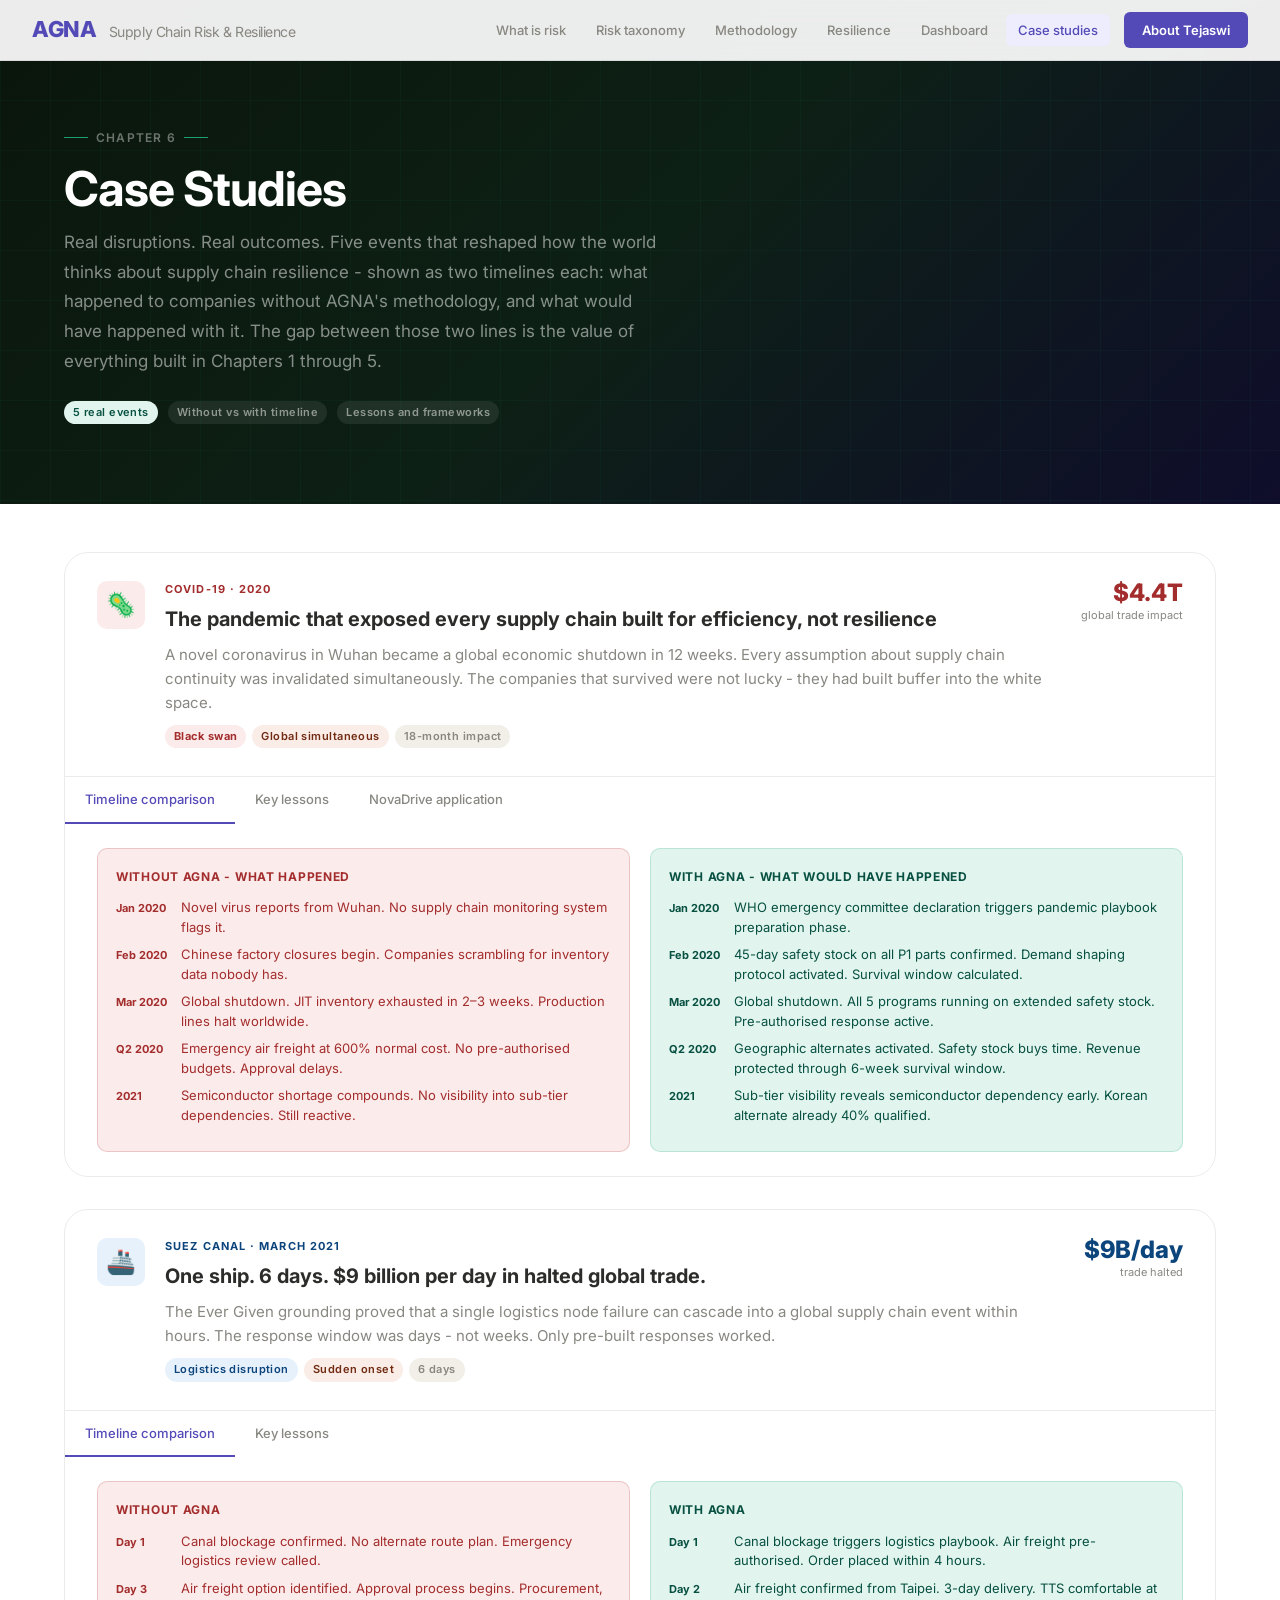
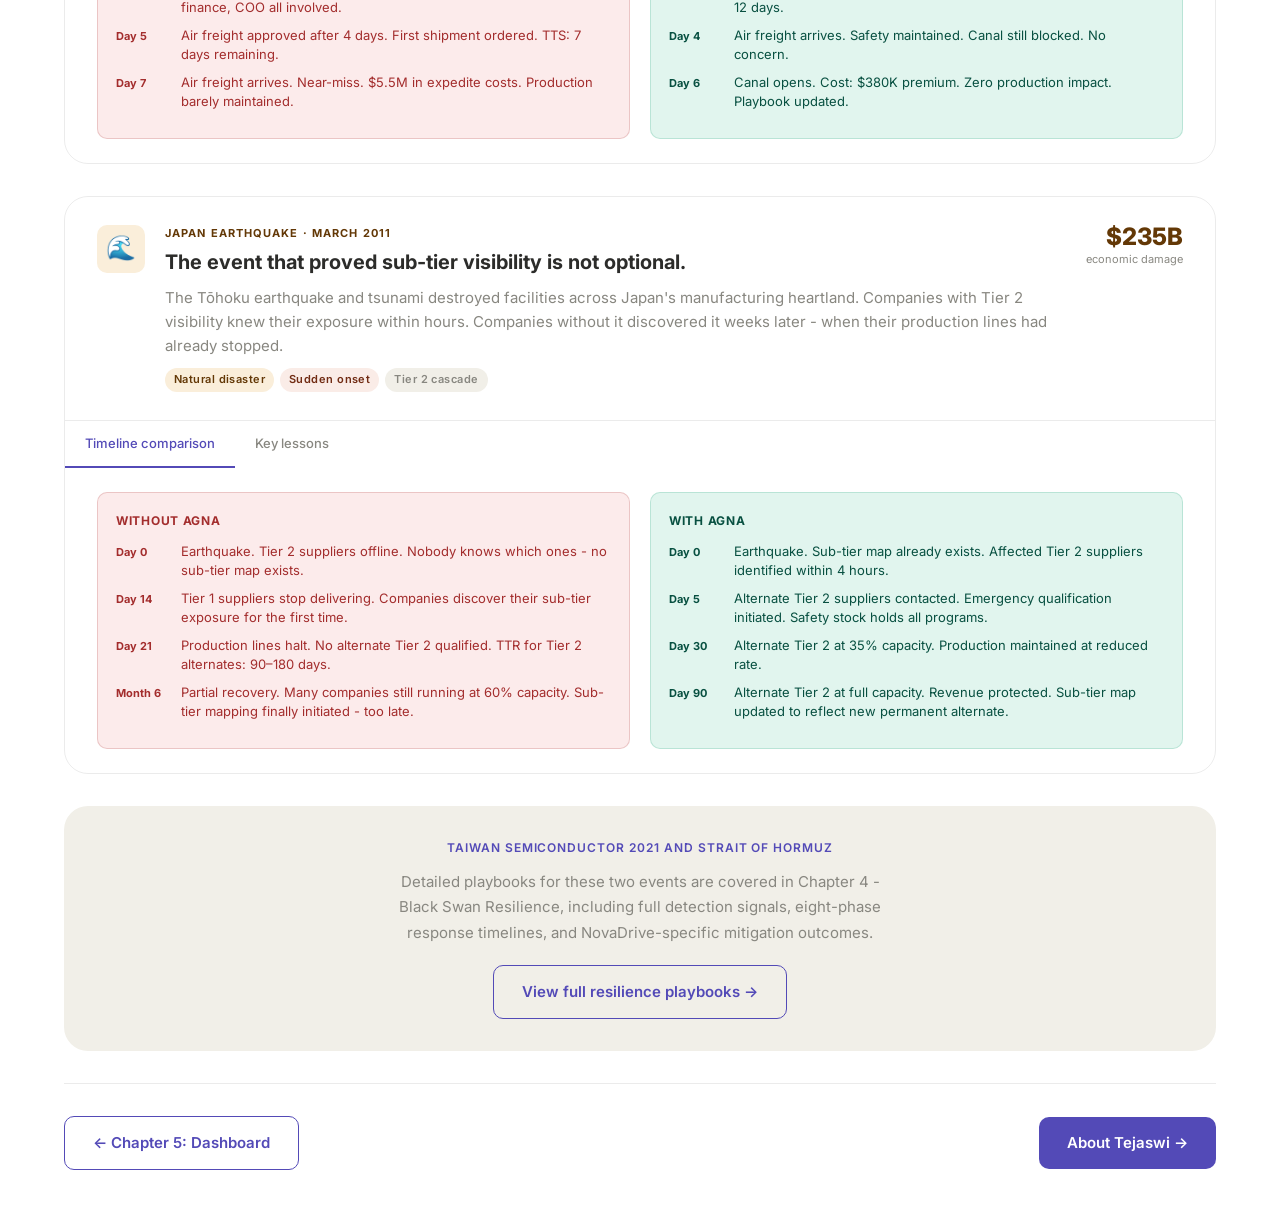
<file: case-studies.html>
<!DOCTYPE html>
<html lang="en">
<head>
<meta charset="UTF-8">
<meta name="viewport" content="width=device-width, initial-scale=1.0">
<title>Case Studies - AGNA</title>
<link rel="preconnect" href="https://fonts.googleapis.com">
<link href="https://fonts.googleapis.com/css2?family=Inter:wght@300;400;500;600;700;800&display=swap" rel="stylesheet">
<link rel="stylesheet" href="style.css">
<style>
.chapter-hero{background:linear-gradient(135deg,#0A150A 0%,#0D2015 50%,#0F0D2B 100%);padding:120px 0 80px;position:relative;overflow:hidden;}
.chapter-hero::before{content:'';position:absolute;inset:0;background-image:linear-gradient(rgba(29,158,117,0.05) 1px,transparent 1px),linear-gradient(90deg,rgba(29,158,117,0.05) 1px,transparent 1px);background-size:50px 50px;}
.cs-card{border:1px solid var(--border);border-radius:var(--radius-xl);overflow:hidden;margin-bottom:32px;}
.cs-header{padding:28px 32px;display:grid;grid-template-columns:auto 1fr auto;gap:20px;align-items:start;}
.cs-num{width:48px;height:48px;border-radius:var(--radius-md);display:flex;align-items:center;justify-content:center;font-size:1.25rem;flex-shrink:0;}
.cs-event-label{font-size:0.6875rem;font-weight:700;letter-spacing:0.1em;text-transform:uppercase;margin-bottom:4px;}
.cs-event-title{font-size:1.25rem;font-weight:700;color:var(--gray-dk);margin-bottom:8px;}
.cs-event-desc{font-size:0.9375rem;color:var(--gray);line-height:1.6;}
.cs-badges{display:flex;gap:6px;flex-wrap:wrap;margin-top:10px;}
.cs-impact-box{text-align:right;flex-shrink:0;}
.cs-impact-val{font-size:1.5rem;font-weight:800;line-height:1;}
.cs-impact-lbl{font-size:0.6875rem;color:var(--gray);margin-top:2px;}
.cs-body{border-top:1px solid var(--border);}
.cs-tabs{display:flex;overflow-x:auto;}
.cs-tab{padding:12px 20px;font-size:0.8125rem;font-weight:500;color:var(--gray);cursor:pointer;border-bottom:2px solid transparent;white-space:nowrap;transition:var(--transition);}
.cs-tab:hover{color:var(--purple);}
.cs-tab.active{color:var(--purple);border-bottom-color:var(--purple);}
.cs-panel{display:none;padding:24px 32px;}
.cs-panel.active{display:block;}
.timeline-row{display:grid;grid-template-columns:1fr 1fr;gap:20px;}
.tl-col{border-radius:var(--radius-md);padding:18px;}
.tl-col.bad{background:var(--red-lt);border:1px solid rgba(163,45,45,0.2);}
.tl-col.good{background:var(--teal-lt);border:1px solid rgba(29,158,117,0.2);}
.tl-label{font-size:0.75rem;font-weight:700;letter-spacing:0.06em;text-transform:uppercase;margin-bottom:12px;}
.tl-col.bad .tl-label{color:var(--red);}
.tl-col.good .tl-label{color:var(--teal-dk);}
.tl-event{display:flex;gap:10px;margin-bottom:8px;}
.tl-d{font-size:0.6875rem;font-weight:700;width:55px;flex-shrink:0;padding-top:2px;}
.tl-col.bad .tl-d{color:var(--red);}
.tl-col.good .tl-d{color:var(--teal-dk);}
.tl-t{font-size:0.8125rem;line-height:1.5;}
.tl-col.bad .tl-t{color:var(--red);}
.tl-col.good .tl-t{color:var(--teal-dk);}
.lesson-grid{display:grid;grid-template-columns:1fr 1fr;gap:12px;}
.lesson-card{border:1px solid var(--border);border-radius:var(--radius-md);padding:16px;}
.lesson-label{font-size:0.75rem;font-weight:700;color:var(--gray);text-transform:uppercase;letter-spacing:0.06em;margin-bottom:8px;}
.lesson-body{font-size:0.875rem;color:var(--gray-dk);line-height:1.6;}
@media(max-width:768px){.cs-header{grid-template-columns:1fr;}.cs-impact-box{text-align:left;}.timeline-row{grid-template-columns:1fr;}.lesson-grid{grid-template-columns:1fr;}}
</style>
</head>
<body>
<nav class="nav">
  <div class="nav-inner">
    <a href="index.html" class="nav-logo">AGNA <span>Supply Chain Risk & Resilience</span></a>
    <div class="nav-links">
      <a href="what-is-risk.html" class="nav-link">What is risk</a>
      <a href="risk-taxonomy.html" class="nav-link">Risk taxonomy</a>
      <a href="methodology.html" class="nav-link">Methodology</a>
      <a href="resilience.html" class="nav-link">Resilience</a>
      <a href="dashboard.html" class="nav-link">Dashboard</a>
      <a href="case-studies.html" class="nav-link active">Case studies</a>
      <a href="about.html" class="nav-cta">About Tejaswi</a>
    </div>
  </div>
</nav>

<div class="chapter-hero">
  <div class="container" style="position:relative;z-index:2;">
    <div style="display:inline-flex;align-items:center;gap:8px;font-size:0.75rem;font-weight:600;letter-spacing:0.1em;text-transform:uppercase;color:rgba(255,255,255,0.4);margin-bottom:16px;">
      <span style="width:24px;height:1px;background:var(--teal);display:inline-block;"></span>Chapter 6<span style="width:24px;height:1px;background:var(--teal);display:inline-block;"></span>
    </div>
    <h1 class="headline" style="color:var(--white);margin-bottom:12px;">Case Studies</h1>
    <p class="body-lg" style="color:rgba(255,255,255,0.5);max-width:600px;margin-bottom:24px;">Real disruptions. Real outcomes. Five events that reshaped how the world thinks about supply chain resilience - shown as two timelines each: what happened to companies without AGNA's methodology, and what would have happened with it. The gap between those two lines is the value of everything built in Chapters 1 through 5.</p>
    <div style="display:flex;gap:10px;flex-wrap:wrap;">
      <span class="badge badge-teal">5 real events</span>
      <span class="badge" style="background:rgba(255,255,255,0.08);color:rgba(255,255,255,0.5);">Without vs with timeline</span>
      <span class="badge" style="background:rgba(255,255,255,0.08);color:rgba(255,255,255,0.5);">Lessons and frameworks</span>
    </div>
  </div>
</div>

<div class="section-sm" style="padding-top:48px;">
<div class="container">

<div class="cs-card fade-up">
  <div class="cs-header">
    <div class="cs-num" style="background:var(--red-lt);font-size:1.5rem;">🦠</div>
    <div>
      <div class="cs-event-label" style="color:var(--red);">COVID-19 · 2020</div>
      <div class="cs-event-title">The pandemic that exposed every supply chain built for efficiency, not resilience</div>
      <div class="cs-event-desc">A novel coronavirus in Wuhan became a global economic shutdown in 12 weeks. Every assumption about supply chain continuity was invalidated simultaneously. The companies that survived were not lucky - they had built buffer into the white space.</div>
      <div class="cs-badges"><span class="badge p1">Black swan</span><span class="badge badge-coral">Global simultaneous</span><span class="badge badge-gray">18-month impact</span></div>
    </div>
    <div class="cs-impact-box">
      <div class="cs-impact-val" style="color:var(--red);">$4.4T</div>
      <div class="cs-impact-lbl">global trade impact</div>
    </div>
  </div>
  <div class="cs-body">
    <div class="cs-tabs">
      <div class="cs-tab active" onclick="csTab(this,'cv-t')">Timeline comparison</div>
      <div class="cs-tab" onclick="csTab(this,'cv-l')">Key lessons</div>
      <div class="cs-tab" onclick="csTab(this,'cv-n')">NovaDrive application</div>
    </div>
    <div class="cs-panel active" id="cv-t">
      <div class="timeline-row">
        <div class="tl-col bad">
          <div class="tl-label">Without AGNA - what happened</div>
          <div class="tl-event"><div class="tl-d">Jan 2020</div><div class="tl-t">Novel virus reports from Wuhan. No supply chain monitoring system flags it.</div></div>
          <div class="tl-event"><div class="tl-d">Feb 2020</div><div class="tl-t">Chinese factory closures begin. Companies scrambling for inventory data nobody has.</div></div>
          <div class="tl-event"><div class="tl-d">Mar 2020</div><div class="tl-t">Global shutdown. JIT inventory exhausted in 2–3 weeks. Production lines halt worldwide.</div></div>
          <div class="tl-event"><div class="tl-d">Q2 2020</div><div class="tl-t">Emergency air freight at 600% normal cost. No pre-authorised budgets. Approval delays.</div></div>
          <div class="tl-event"><div class="tl-d">2021</div><div class="tl-t">Semiconductor shortage compounds. No visibility into sub-tier dependencies. Still reactive.</div></div>
        </div>
        <div class="tl-col good">
          <div class="tl-label">With AGNA - what would have happened</div>
          <div class="tl-event"><div class="tl-d">Jan 2020</div><div class="tl-t">WHO emergency committee declaration triggers pandemic playbook preparation phase.</div></div>
          <div class="tl-event"><div class="tl-d">Feb 2020</div><div class="tl-t">45-day safety stock on all P1 parts confirmed. Demand shaping protocol activated. Survival window calculated.</div></div>
          <div class="tl-event"><div class="tl-d">Mar 2020</div><div class="tl-t">Global shutdown. All 5 programs running on extended safety stock. Pre-authorised response active.</div></div>
          <div class="tl-event"><div class="tl-d">Q2 2020</div><div class="tl-t">Geographic alternates activated. Safety stock buys time. Revenue protected through 6-week survival window.</div></div>
          <div class="tl-event"><div class="tl-d">2021</div><div class="tl-t">Sub-tier visibility reveals semiconductor dependency early. Korean alternate already 40% qualified.</div></div>
        </div>
      </div>
    </div>
    <div class="cs-panel" id="cv-l">
      <div class="lesson-grid">
        <div class="lesson-card"><div class="lesson-label">Lesson 1</div><div class="lesson-body">Geographic diversification is insufficient for a global simultaneous disruption. Only systemic resilience - financial buffers, flexible capacity, pre-built protocols - works. Single-country diversification did not help in COVID because all countries were affected.</div></div>
        <div class="lesson-card"><div class="lesson-label">Lesson 2</div><div class="lesson-body">The survival window is binary. Companies with 45+ days of P1 safety stock survived and recovered. Companies with JIT 7-day buffers halted within 2 weeks and took months to restart. The investment in buffer was trivially small compared to the loss.</div></div>
        <div class="lesson-card"><div class="lesson-label">Lesson 3</div><div class="lesson-body">Pre-authorised response protocols are not bureaucracy - they are the mechanism that converts a good plan into fast action. Companies with pre-authorised air freight, pre-negotiated safety stock builds, and pre-approved alternate sourcing responded in hours. Others in weeks.</div></div>
        <div class="lesson-card"><div class="lesson-label">Lesson 4</div><div class="lesson-body">The sub-tier semiconductor shortage was predictable from sub-tier mapping. Companies that had done Tier 2 disclosure in 2019 knew their exposure in January 2020. Companies without it discovered it in Q3 2020 - 6 months too late to act.</div></div>
      </div>
    </div>
    <div class="cs-panel" id="cv-n">
      <div class="callout callout-purple"><div class="callout-label" style="color:var(--purple-dk);">NovaDrive COVID scenario result</div><div class="callout-body">TTS before AGNA: 10–22 days (3 of 5 programs halt within 3 weeks). TTS after AGNA: 45 days across all P1 parts. Survival window extended by 23–35 days across all programs. Revenue protected in a 6-week shutdown scenario: $240M. Investment cost: $1.8M in safety stock increase. ROI: 133:1.</div></div>
    </div>
  </div>
</div>

<div class="cs-card fade-up" data-delay="100">
  <div class="cs-header">
    <div class="cs-num" style="background:var(--blue-lt);font-size:1.5rem;">🚢</div>
    <div>
      <div class="cs-event-label" style="color:var(--blue-dk);">Suez Canal · March 2021</div>
      <div class="cs-event-title">One ship. 6 days. $9 billion per day in halted global trade.</div>
      <div class="cs-event-desc">The Ever Given grounding proved that a single logistics node failure can cascade into a global supply chain event within hours. The response window was days - not weeks. Only pre-built responses worked.</div>
      <div class="cs-badges"><span class="badge badge-blue">Logistics disruption</span><span class="badge badge-coral">Sudden onset</span><span class="badge badge-gray">6 days</span></div>
    </div>
    <div class="cs-impact-box">
      <div class="cs-impact-val" style="color:var(--blue-dk);">$9B/day</div>
      <div class="cs-impact-lbl">trade halted</div>
    </div>
  </div>
  <div class="cs-body">
    <div class="cs-tabs">
      <div class="cs-tab active" onclick="csTab(this,'sc-t')">Timeline comparison</div>
      <div class="cs-tab" onclick="csTab(this,'sc-l')">Key lessons</div>
    </div>
    <div class="cs-panel active" id="sc-t">
      <div class="timeline-row">
        <div class="tl-col bad">
          <div class="tl-label">Without AGNA</div>
          <div class="tl-event"><div class="tl-d">Day 1</div><div class="tl-t">Canal blockage confirmed. No alternate route plan. Emergency logistics review called.</div></div>
          <div class="tl-event"><div class="tl-d">Day 3</div><div class="tl-t">Air freight option identified. Approval process begins. Procurement, finance, COO all involved.</div></div>
          <div class="tl-event"><div class="tl-d">Day 5</div><div class="tl-t">Air freight approved after 4 days. First shipment ordered. TTS: 7 days remaining.</div></div>
          <div class="tl-event"><div class="tl-d">Day 7</div><div class="tl-t">Air freight arrives. Near-miss. $5.5M in expedite costs. Production barely maintained.</div></div>
        </div>
        <div class="tl-col good">
          <div class="tl-label">With AGNA</div>
          <div class="tl-event"><div class="tl-d">Day 1</div><div class="tl-t">Canal blockage triggers logistics playbook. Air freight pre-authorised. Order placed within 4 hours.</div></div>
          <div class="tl-event"><div class="tl-d">Day 2</div><div class="tl-t">Air freight confirmed from Taipei. 3-day delivery. TTS comfortable at 12 days.</div></div>
          <div class="tl-event"><div class="tl-d">Day 4</div><div class="tl-t">Air freight arrives. Safety maintained. Canal still blocked. No concern.</div></div>
          <div class="tl-event"><div class="tl-d">Day 6</div><div class="tl-t">Canal opens. Cost: $380K premium. Zero production impact. Playbook updated.</div></div>
        </div>
      </div>
    </div>
    <div class="cs-panel" id="sc-l">
      <div class="lesson-grid">
        <div class="lesson-card"><div class="lesson-label">Key lesson</div><div class="lesson-body">Logistics disruption playbooks must pre-authorise the response - including the cost threshold - before the event. Every day of approval time is a day of production risk. The Suez Canal was resolved in 6 days. Companies with 7-day TTS and a 4-day approval process had zero margin.</div></div>
        <div class="lesson-card"><div class="lesson-label">Framework insight</div><div class="lesson-body">Single-port dependencies are logistics single-source risk. The same TTR/TTS logic that applies to supplier single-source applies to logistics routes. Any P1 component transiting a single port with no alternate routing plan is a logistics P1 risk - regardless of how stable that route has historically been.</div></div>
      </div>
    </div>
  </div>
</div>

<div class="cs-card fade-up" data-delay="200">
  <div class="cs-header">
    <div class="cs-num" style="background:var(--amber-lt);font-size:1.5rem;">🌊</div>
    <div>
      <div class="cs-event-label" style="color:var(--amber-dk);">Japan Earthquake · March 2011</div>
      <div class="cs-event-title">The event that proved sub-tier visibility is not optional.</div>
      <div class="cs-event-desc">The Tōhoku earthquake and tsunami destroyed facilities across Japan's manufacturing heartland. Companies with Tier 2 visibility knew their exposure within hours. Companies without it discovered it weeks later - when their production lines had already stopped.</div>
      <div class="cs-badges"><span class="badge badge-amber">Natural disaster</span><span class="badge badge-coral">Sudden onset</span><span class="badge badge-gray">Tier 2 cascade</span></div>
    </div>
    <div class="cs-impact-box">
      <div class="cs-impact-val" style="color:var(--amber-dk);">$235B</div>
      <div class="cs-impact-lbl">economic damage</div>
    </div>
  </div>
  <div class="cs-body">
    <div class="cs-tabs">
      <div class="cs-tab active" onclick="csTab(this,'jp-t')">Timeline comparison</div>
      <div class="cs-tab" onclick="csTab(this,'jp-l')">Key lessons</div>
    </div>
    <div class="cs-panel active" id="jp-t">
      <div class="timeline-row">
        <div class="tl-col bad">
          <div class="tl-label">Without AGNA</div>
          <div class="tl-event"><div class="tl-d">Day 0</div><div class="tl-t">Earthquake. Tier 2 suppliers offline. Nobody knows which ones - no sub-tier map exists.</div></div>
          <div class="tl-event"><div class="tl-d">Day 14</div><div class="tl-t">Tier 1 suppliers stop delivering. Companies discover their sub-tier exposure for the first time.</div></div>
          <div class="tl-event"><div class="tl-d">Day 21</div><div class="tl-t">Production lines halt. No alternate Tier 2 qualified. TTR for Tier 2 alternates: 90–180 days.</div></div>
          <div class="tl-event"><div class="tl-d">Month 6</div><div class="tl-t">Partial recovery. Many companies still running at 60% capacity. Sub-tier mapping finally initiated - too late.</div></div>
        </div>
        <div class="tl-col good">
          <div class="tl-label">With AGNA</div>
          <div class="tl-event"><div class="tl-d">Day 0</div><div class="tl-t">Earthquake. Sub-tier map already exists. Affected Tier 2 suppliers identified within 4 hours.</div></div>
          <div class="tl-event"><div class="tl-d">Day 5</div><div class="tl-t">Alternate Tier 2 suppliers contacted. Emergency qualification initiated. Safety stock holds all programs.</div></div>
          <div class="tl-event"><div class="tl-d">Day 30</div><div class="tl-t">Alternate Tier 2 at 35% capacity. Production maintained at reduced rate.</div></div>
          <div class="tl-event"><div class="tl-d">Day 90</div><div class="tl-t">Alternate Tier 2 at full capacity. Revenue protected. Sub-tier map updated to reflect new permanent alternate.</div></div>
        </div>
      </div>
    </div>
    <div class="cs-panel" id="jp-l">
      <div class="lesson-grid">
        <div class="lesson-card"><div class="lesson-label">Sub-tier insight</div><div class="lesson-body">Toyota - widely considered the benchmark of supply chain management - took 6 months to fully recover from the 2011 earthquake because their sub-tier visibility below Tier 1 was limited. The lesson was so definitive that Toyota fundamentally changed their supplier mapping approach. AGNA incorporates that lesson as Step 6 of the methodology.</div></div>
        <div class="lesson-card"><div class="lesson-label">Geographic insight</div><div class="lesson-body">The earthquake showed that geographic concentration of Tier 2 suppliers is as dangerous as Tier 1 concentration. Multiple Tier 1 suppliers, all sourcing specialty materials from the same Tōhoku region, created a hidden diamond dependency that only became visible when the earthquake hit.</div></div>
      </div>
    </div>
  </div>
</div>

<div style="text-align:center;padding:32px;background:var(--gray-lt);border-radius:var(--radius-xl);margin-bottom:32px;">
  <div class="label section-eyebrow" style="margin-bottom:12px;">Taiwan Semiconductor 2021 and Strait of Hormuz</div>
  <p class="body-md text-gray" style="max-width:500px;margin:0 auto 20px;">Detailed playbooks for these two events are covered in Chapter 4 - Black Swan Resilience, including full detection signals, eight-phase response timelines, and NovaDrive-specific mitigation outcomes.</p>
  <a href="resilience.html" class="btn btn-ghost">View full resilience playbooks →</a>
</div>

<div style="display:flex;justify-content:space-between;align-items:center;padding-top:32px;border-top:1px solid var(--border);flex-wrap:wrap;gap:16px;">
  <a href="dashboard.html" class="btn btn-ghost">← Chapter 5: Dashboard</a>
  <a href="about.html" class="btn btn-primary">About Tejaswi →</a>
</div>

</div>
</div>

<script src="main.js"></script>
<script>
function csTab(btn, panelId) {
  const card = btn.closest('.cs-card');
  card.querySelectorAll('.cs-tab').forEach(t => t.classList.remove('active'));
  card.querySelectorAll('.cs-panel').forEach(p => p.classList.remove('active'));
  btn.classList.add('active');
  const panel = document.getElementById(panelId);
  if (panel) panel.classList.add('active');
}
setTimeout(() => {
  document.querySelectorAll('.fade-up:not(.observed)').forEach(el => {
    el.classList.add('observed');
    const obs = new IntersectionObserver(e => e.forEach(en => { if(en.isIntersecting) en.target.classList.add('visible'); }),{threshold:0.05});
    obs.observe(el);
  });
},100);
</script>
</body>
</html>
</file>
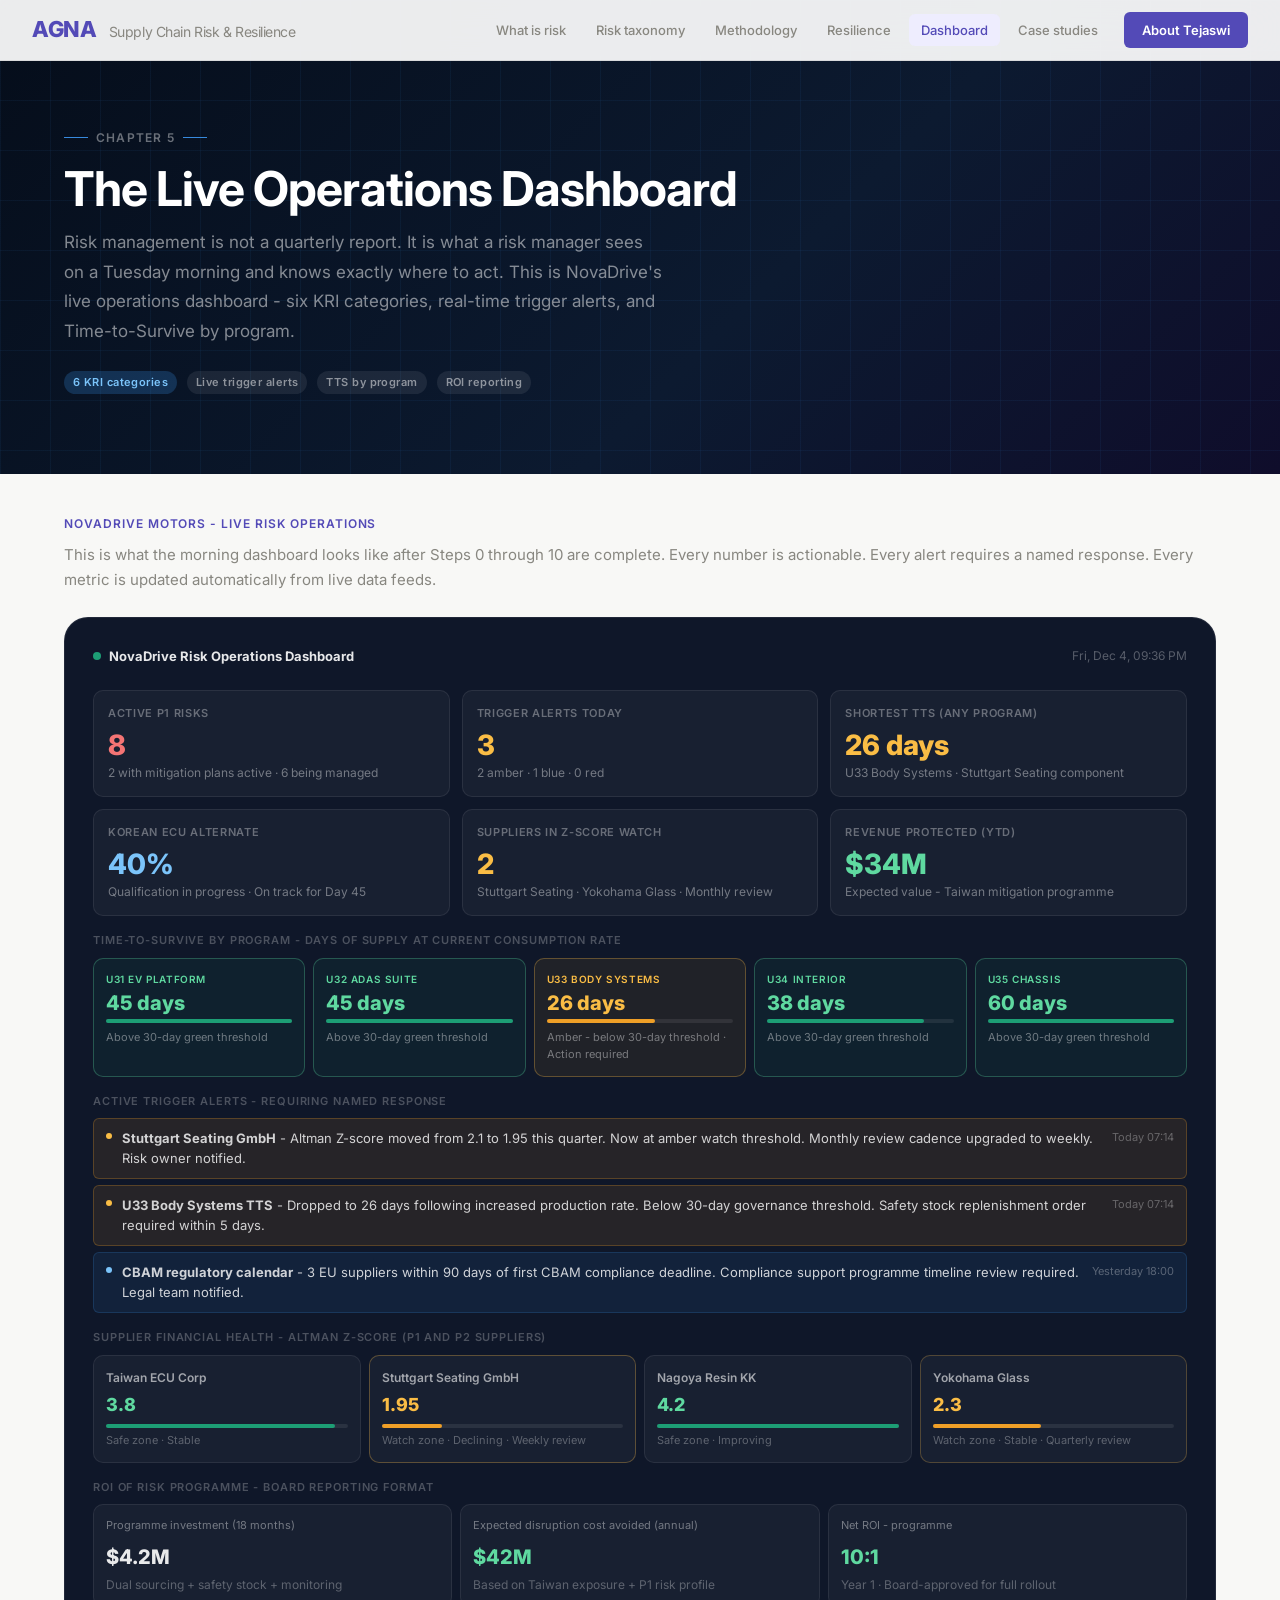
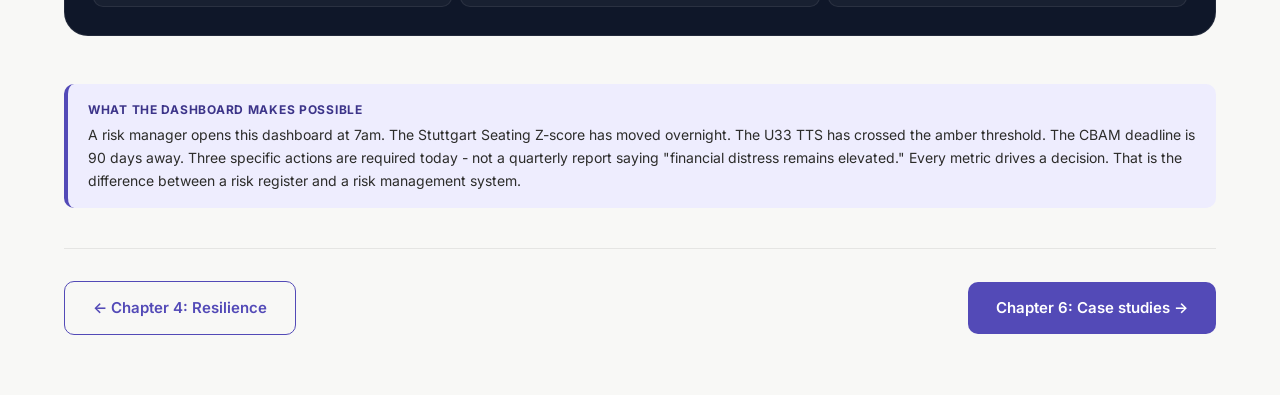
<file: dashboard.html>
<!DOCTYPE html>
<html lang="en">
<head>
<meta charset="UTF-8">
<meta name="viewport" content="width=device-width, initial-scale=1.0">
<title>Live Dashboard - AGNA</title>
<link rel="preconnect" href="https://fonts.googleapis.com">
<link href="https://fonts.googleapis.com/css2?family=Inter:wght@300;400;500;600;700;800&display=swap" rel="stylesheet">
<link rel="stylesheet" href="style.css">
<style>
.chapter-hero{background:linear-gradient(135deg,#050D1A 0%,#0C1A30 60%,#0F0D2B 100%);padding:120px 0 80px;position:relative;overflow:hidden;}
.chapter-hero::before{content:'';position:absolute;inset:0;background-image:linear-gradient(rgba(55,138,221,0.07) 1px,transparent 1px),linear-gradient(90deg,rgba(55,138,221,0.07) 1px,transparent 1px);background-size:50px 50px;}
.dash-container{background:#0F1729;border-radius:var(--radius-xl);padding:28px;margin-bottom:48px;border:1px solid rgba(255,255,255,0.08);}
.dash-header{display:flex;justify-content:space-between;align-items:center;margin-bottom:24px;flex-wrap:wrap;gap:12px;}
.dash-title{font-size:0.8125rem;font-weight:700;color:rgba(255,255,255,0.9);display:flex;align-items:center;gap:8px;}
.dash-live-dot{width:8px;height:8px;border-radius:50%;background:var(--teal);animation:blink 2s ease-in-out infinite;}
@keyframes blink{0%,100%{opacity:1}50%{opacity:0.3}}
.dash-time{font-size:0.75rem;color:rgba(255,255,255,0.3);}
.kri-grid{display:grid;grid-template-columns:repeat(3,1fr);gap:12px;margin-bottom:16px;}
.kri-card{background:rgba(255,255,255,0.04);border:1px solid rgba(255,255,255,0.08);border-radius:var(--radius-md);padding:14px;}
.kri-label{font-size:0.6875rem;font-weight:600;letter-spacing:0.06em;text-transform:uppercase;color:rgba(255,255,255,0.35);margin-bottom:8px;}
.kri-val{font-size:1.75rem;font-weight:800;line-height:1;margin-bottom:4px;}
.kri-sub{font-size:0.75rem;color:rgba(255,255,255,0.4);}
.kri-red{color:#F47474;}
.kri-amber{color:#FABD45;}
.kri-green{color:#5FD9A0;}
.kri-blue{color:#7BC4FA;}
.tts-grid{display:grid;grid-template-columns:repeat(5,1fr);gap:8px;margin-bottom:16px;}
.tts-card{background:rgba(255,255,255,0.04);border-radius:var(--radius-md);padding:12px;border:1px solid;}
.tts-card.red{border-color:rgba(244,116,116,0.3);background:rgba(163,45,45,0.1);}
.tts-card.amber{border-color:rgba(250,189,69,0.3);background:rgba(239,159,39,0.08);}
.tts-card.green{border-color:rgba(95,217,160,0.3);background:rgba(29,158,117,0.08);}
.tts-prog{font-size:0.625rem;font-weight:600;letter-spacing:0.06em;text-transform:uppercase;margin-bottom:6px;}
.tts-days{font-size:1.25rem;font-weight:800;line-height:1;margin-bottom:2px;}
.tts-bar-wrap{height:4px;background:rgba(255,255,255,0.08);border-radius:2px;margin:6px 0;}
.tts-bar-fill{height:100%;border-radius:2px;}
.tts-label{font-size:0.6875rem;color:rgba(255,255,255,0.4);}
.alert-list{display:flex;flex-direction:column;gap:6px;}
.alert-item{display:flex;align-items:flex-start;gap:10px;padding:10px 12px;border-radius:var(--radius-sm);font-size:0.8125rem;}
.alert-item.red{background:rgba(163,45,45,0.15);border:1px solid rgba(163,45,45,0.3);}
.alert-item.amber{background:rgba(239,159,39,0.1);border:1px solid rgba(239,159,39,0.25);}
.alert-item.blue{background:rgba(55,138,221,0.1);border:1px solid rgba(55,138,221,0.2);}
.alert-dot{width:6px;height:6px;border-radius:50%;flex-shrink:0;margin-top:4px;}
.alert-text{color:rgba(255,255,255,0.8);flex:1;line-height:1.5;}
.alert-time{font-size:0.6875rem;color:rgba(255,255,255,0.3);flex-shrink:0;}
.fin-grid{display:grid;grid-template-columns:repeat(4,1fr);gap:8px;}
.fin-card{background:rgba(255,255,255,0.04);border-radius:var(--radius-md);padding:12px;border:1px solid rgba(255,255,255,0.08);}
.fin-name{font-size:0.75rem;font-weight:600;color:rgba(255,255,255,0.6);margin-bottom:4px;}
.fin-score{font-size:1.125rem;font-weight:800;margin-bottom:4px;}
.fin-bar-track{height:4px;background:rgba(255,255,255,0.08);border-radius:2px;}
.fin-bar{height:100%;border-radius:2px;}
.kri-section-label{font-size:0.6875rem;font-weight:600;letter-spacing:0.08em;text-transform:uppercase;color:rgba(255,255,255,0.25);margin:16px 0 8px;}
.roi-grid{display:grid;grid-template-columns:repeat(3,1fr);gap:8px;}
.roi-card{background:rgba(255,255,255,0.04);border:1px solid rgba(255,255,255,0.08);border-radius:var(--radius-md);padding:12px;}
.roi-label{font-size:0.6875rem;color:rgba(255,255,255,0.4);margin-bottom:6px;}
.roi-val{font-size:1.25rem;font-weight:800;color:rgba(255,255,255,0.9);}
.roi-sub{font-size:0.75rem;color:rgba(255,255,255,0.3);margin-top:2px;}
@media(max-width:768px){.kri-grid{grid-template-columns:1fr 1fr;}.tts-grid{grid-template-columns:1fr 1fr;}.fin-grid{grid-template-columns:1fr 1fr;}.roi-grid{grid-template-columns:1fr;}}
</style>
</head>
<body>
<nav class="nav">
  <div class="nav-inner">
    <a href="index.html" class="nav-logo">AGNA <span>Supply Chain Risk & Resilience</span></a>
    <div class="nav-links">
      <a href="what-is-risk.html" class="nav-link">What is risk</a>
      <a href="risk-taxonomy.html" class="nav-link">Risk taxonomy</a>
      <a href="methodology.html" class="nav-link">Methodology</a>
      <a href="resilience.html" class="nav-link">Resilience</a>
      <a href="dashboard.html" class="nav-link active">Dashboard</a>
      <a href="case-studies.html" class="nav-link">Case studies</a>
      <a href="about.html" class="nav-cta">About Tejaswi</a>
    </div>
  </div>
</nav>

<div class="chapter-hero">
  <div class="container" style="position:relative;z-index:2;">
    <div style="display:inline-flex;align-items:center;gap:8px;font-size:0.75rem;font-weight:600;letter-spacing:0.1em;text-transform:uppercase;color:rgba(255,255,255,0.4);margin-bottom:16px;">
      <span style="width:24px;height:1px;background:var(--blue);display:inline-block;"></span>Chapter 5<span style="width:24px;height:1px;background:var(--blue);display:inline-block;"></span>
    </div>
    <h1 class="headline" style="color:var(--white);margin-bottom:12px;">The Live Operations Dashboard</h1>
    <p class="body-lg" style="color:rgba(255,255,255,0.5);max-width:600px;margin-bottom:24px;">Risk management is not a quarterly report. It is what a risk manager sees on a Tuesday morning and knows exactly where to act. This is NovaDrive's live operations dashboard - six KRI categories, real-time trigger alerts, and Time-to-Survive by program.</p>
    <div style="display:flex;gap:10px;flex-wrap:wrap;">
      <span class="badge" style="background:rgba(55,138,221,0.25);color:#7BC4FA;">6 KRI categories</span>
      <span class="badge" style="background:rgba(255,255,255,0.08);color:rgba(255,255,255,0.5);">Live trigger alerts</span>
      <span class="badge" style="background:rgba(255,255,255,0.08);color:rgba(255,255,255,0.5);">TTS by program</span>
      <span class="badge" style="background:rgba(255,255,255,0.08);color:rgba(255,255,255,0.5);">ROI reporting</span>
    </div>
  </div>
</div>

<div class="section-sm" style="background:#F8F8F6;padding-top:40px;padding-bottom:60px;">
<div class="container">

<div style="margin-bottom:24px;">
  <div class="label section-eyebrow" style="margin-bottom:8px;">NovaDrive Motors - Live risk operations</div>
  <p class="body-md text-gray">This is what the morning dashboard looks like after Steps 0 through 10 are complete. Every number is actionable. Every alert requires a named response. Every metric is updated automatically from live data feeds.</p>
</div>

<div class="dash-container fade-up">
  <div class="dash-header">
    <div class="dash-title"><div class="dash-live-dot"></div>NovaDrive Risk Operations Dashboard</div>
    <div class="dash-time" id="dashTime">Loading...</div>
  </div>

  <!-- KRI summary row -->
  <div class="kri-grid">
    <div class="kri-card">
      <div class="kri-label">Active P1 risks</div>
      <div class="kri-val kri-red">8</div>
      <div class="kri-sub">2 with mitigation plans active · 6 being managed</div>
    </div>
    <div class="kri-card">
      <div class="kri-label">Trigger alerts today</div>
      <div class="kri-val kri-amber">3</div>
      <div class="kri-sub">2 amber · 1 blue · 0 red</div>
    </div>
    <div class="kri-card">
      <div class="kri-label">Shortest TTS (any program)</div>
      <div class="kri-val kri-amber">26 days</div>
      <div class="kri-sub">U33 Body Systems · Stuttgart Seating component</div>
    </div>
    <div class="kri-card">
      <div class="kri-label">Korean ECU alternate</div>
      <div class="kri-val kri-blue">40%</div>
      <div class="kri-sub">Qualification in progress · On track for Day 45</div>
    </div>
    <div class="kri-card">
      <div class="kri-label">Suppliers in Z-score watch</div>
      <div class="kri-val kri-amber">2</div>
      <div class="kri-sub">Stuttgart Seating · Yokohama Glass · Monthly review</div>
    </div>
    <div class="kri-card">
      <div class="kri-label">Revenue protected (YTD)</div>
      <div class="kri-val kri-green">$34M</div>
      <div class="kri-sub">Expected value - Taiwan mitigation programme</div>
    </div>
  </div>

  <!-- TTS by program -->
  <div class="kri-section-label">Time-to-Survive by program - days of supply at current consumption rate</div>
  <div class="tts-grid">
    <div class="tts-card green">
      <div class="tts-prog" style="color:#5FD9A0;">U31 EV Platform</div>
      <div class="tts-days" style="color:#5FD9A0;">45 days</div>
      <div class="tts-bar-wrap"><div class="tts-bar-fill" style="width:100%;background:#1D9E75;"></div></div>
      <div class="tts-label">Above 30-day green threshold</div>
    </div>
    <div class="tts-card green">
      <div class="tts-prog" style="color:#5FD9A0;">U32 ADAS Suite</div>
      <div class="tts-days" style="color:#5FD9A0;">45 days</div>
      <div class="tts-bar-wrap"><div class="tts-bar-fill" style="width:100%;background:#1D9E75;"></div></div>
      <div class="tts-label">Above 30-day green threshold</div>
    </div>
    <div class="tts-card amber">
      <div class="tts-prog" style="color:#FABD45;">U33 Body Systems</div>
      <div class="tts-days" style="color:#FABD45;">26 days</div>
      <div class="tts-bar-wrap"><div class="tts-bar-fill" style="width:58%;background:#EF9F27;"></div></div>
      <div class="tts-label">Amber - below 30-day threshold · Action required</div>
    </div>
    <div class="tts-card green">
      <div class="tts-prog" style="color:#5FD9A0;">U34 Interior</div>
      <div class="tts-days" style="color:#5FD9A0;">38 days</div>
      <div class="tts-bar-wrap"><div class="tts-bar-fill" style="width:84%;background:#1D9E75;"></div></div>
      <div class="tts-label">Above 30-day green threshold</div>
    </div>
    <div class="tts-card green">
      <div class="tts-prog" style="color:#5FD9A0;">U35 Chassis</div>
      <div class="tts-days" style="color:#5FD9A0;">60 days</div>
      <div class="tts-bar-wrap"><div class="tts-bar-fill" style="width:100%;background:#1D9E75;"></div></div>
      <div class="tts-label">Above 30-day green threshold</div>
    </div>
  </div>

  <!-- Trigger alerts -->
  <div class="kri-section-label">Active trigger alerts - requiring named response</div>
  <div class="alert-list">
    <div class="alert-item amber">
      <div class="alert-dot" style="background:#FABD45;"></div>
      <div class="alert-text"><strong>Stuttgart Seating GmbH</strong> - Altman Z-score moved from 2.1 to 1.95 this quarter. Now at amber watch threshold. Monthly review cadence upgraded to weekly. Risk owner notified.</div>
      <div class="alert-time">Today 07:14</div>
    </div>
    <div class="alert-item amber">
      <div class="alert-dot" style="background:#FABD45;"></div>
      <div class="alert-text"><strong>U33 Body Systems TTS</strong> - Dropped to 26 days following increased production rate. Below 30-day governance threshold. Safety stock replenishment order required within 5 days.</div>
      <div class="alert-time">Today 07:14</div>
    </div>
    <div class="alert-item blue">
      <div class="alert-dot" style="background:#7BC4FA;"></div>
      <div class="alert-text"><strong>CBAM regulatory calendar</strong> - 3 EU suppliers within 90 days of first CBAM compliance deadline. Compliance support programme timeline review required. Legal team notified.</div>
      <div class="alert-time">Yesterday 18:00</div>
    </div>
  </div>

  <!-- Supplier financial health -->
  <div class="kri-section-label">Supplier financial health - Altman Z-score (P1 and P2 suppliers)</div>
  <div class="fin-grid">
    <div class="fin-card">
      <div class="fin-name">Taiwan ECU Corp</div>
      <div class="fin-score" style="color:#5FD9A0;">3.8</div>
      <div class="fin-bar-track"><div class="fin-bar" style="width:95%;background:#1D9E75;"></div></div>
      <div style="font-size:0.6875rem;color:rgba(255,255,255,0.3);margin-top:4px;">Safe zone · Stable</div>
    </div>
    <div class="fin-card" style="border-color:rgba(250,189,69,0.3);">
      <div class="fin-name">Stuttgart Seating GmbH</div>
      <div class="fin-score" style="color:#FABD45;">1.95</div>
      <div class="fin-bar-track"><div class="fin-bar" style="width:25%;background:#EF9F27;"></div></div>
      <div style="font-size:0.6875rem;color:rgba(255,255,255,0.3);margin-top:4px;">Watch zone · Declining · Weekly review</div>
    </div>
    <div class="fin-card">
      <div class="fin-name">Nagoya Resin KK</div>
      <div class="fin-score" style="color:#5FD9A0;">4.2</div>
      <div class="fin-bar-track"><div class="fin-bar" style="width:100%;background:#1D9E75;"></div></div>
      <div style="font-size:0.6875rem;color:rgba(255,255,255,0.3);margin-top:4px;">Safe zone · Improving</div>
    </div>
    <div class="fin-card" style="border-color:rgba(250,189,69,0.25);">
      <div class="fin-name">Yokohama Glass</div>
      <div class="fin-score" style="color:#FABD45;">2.3</div>
      <div class="fin-bar-track"><div class="fin-bar" style="width:45%;background:#EF9F27;"></div></div>
      <div style="font-size:0.6875rem;color:rgba(255,255,255,0.3);margin-top:4px;">Watch zone · Stable · Quarterly review</div>
    </div>
  </div>

  <!-- ROI reporting -->
  <div class="kri-section-label">ROI of risk programme - board reporting format</div>
  <div class="roi-grid">
    <div class="roi-card">
      <div class="roi-label">Programme investment (18 months)</div>
      <div class="roi-val">$4.2M</div>
      <div class="roi-sub">Dual sourcing + safety stock + monitoring</div>
    </div>
    <div class="roi-card">
      <div class="roi-label">Expected disruption cost avoided (annual)</div>
      <div class="roi-val" style="color:#5FD9A0;">$42M</div>
      <div class="roi-sub">Based on Taiwan exposure + P1 risk profile</div>
    </div>
    <div class="roi-card">
      <div class="roi-label">Net ROI - programme</div>
      <div class="roi-val" style="color:#5FD9A0;">10:1</div>
      <div class="roi-sub">Year 1 · Board-approved for full rollout</div>
    </div>
  </div>
</div>

<div class="callout callout-purple fade-up">
  <div class="callout-label" style="color:var(--purple-dk);">What the dashboard makes possible</div>
  <div class="callout-body">A risk manager opens this dashboard at 7am. The Stuttgart Seating Z-score has moved overnight. The U33 TTS has crossed the amber threshold. The CBAM deadline is 90 days away. Three specific actions are required today - not a quarterly report saying "financial distress remains elevated." Every metric drives a decision. That is the difference between a risk register and a risk management system.</div>
</div>

<div style="display:flex;justify-content:space-between;align-items:center;padding-top:32px;border-top:1px solid var(--border);margin-top:40px;flex-wrap:wrap;gap:16px;">
  <a href="resilience.html" class="btn btn-ghost">← Chapter 4: Resilience</a>
  <a href="case-studies.html" class="btn btn-primary">Chapter 6: Case studies →</a>
</div>

</div>
</div>

<script src="main.js"></script>
<script>
function updateTime() {
  const el = document.getElementById('dashTime');
  if (el) el.textContent = new Date().toLocaleString('en-US', {weekday:'short',month:'short',day:'numeric',hour:'2-digit',minute:'2-digit'});
}
updateTime();
setInterval(updateTime, 60000);
</script>
</body>
</html>
</file>
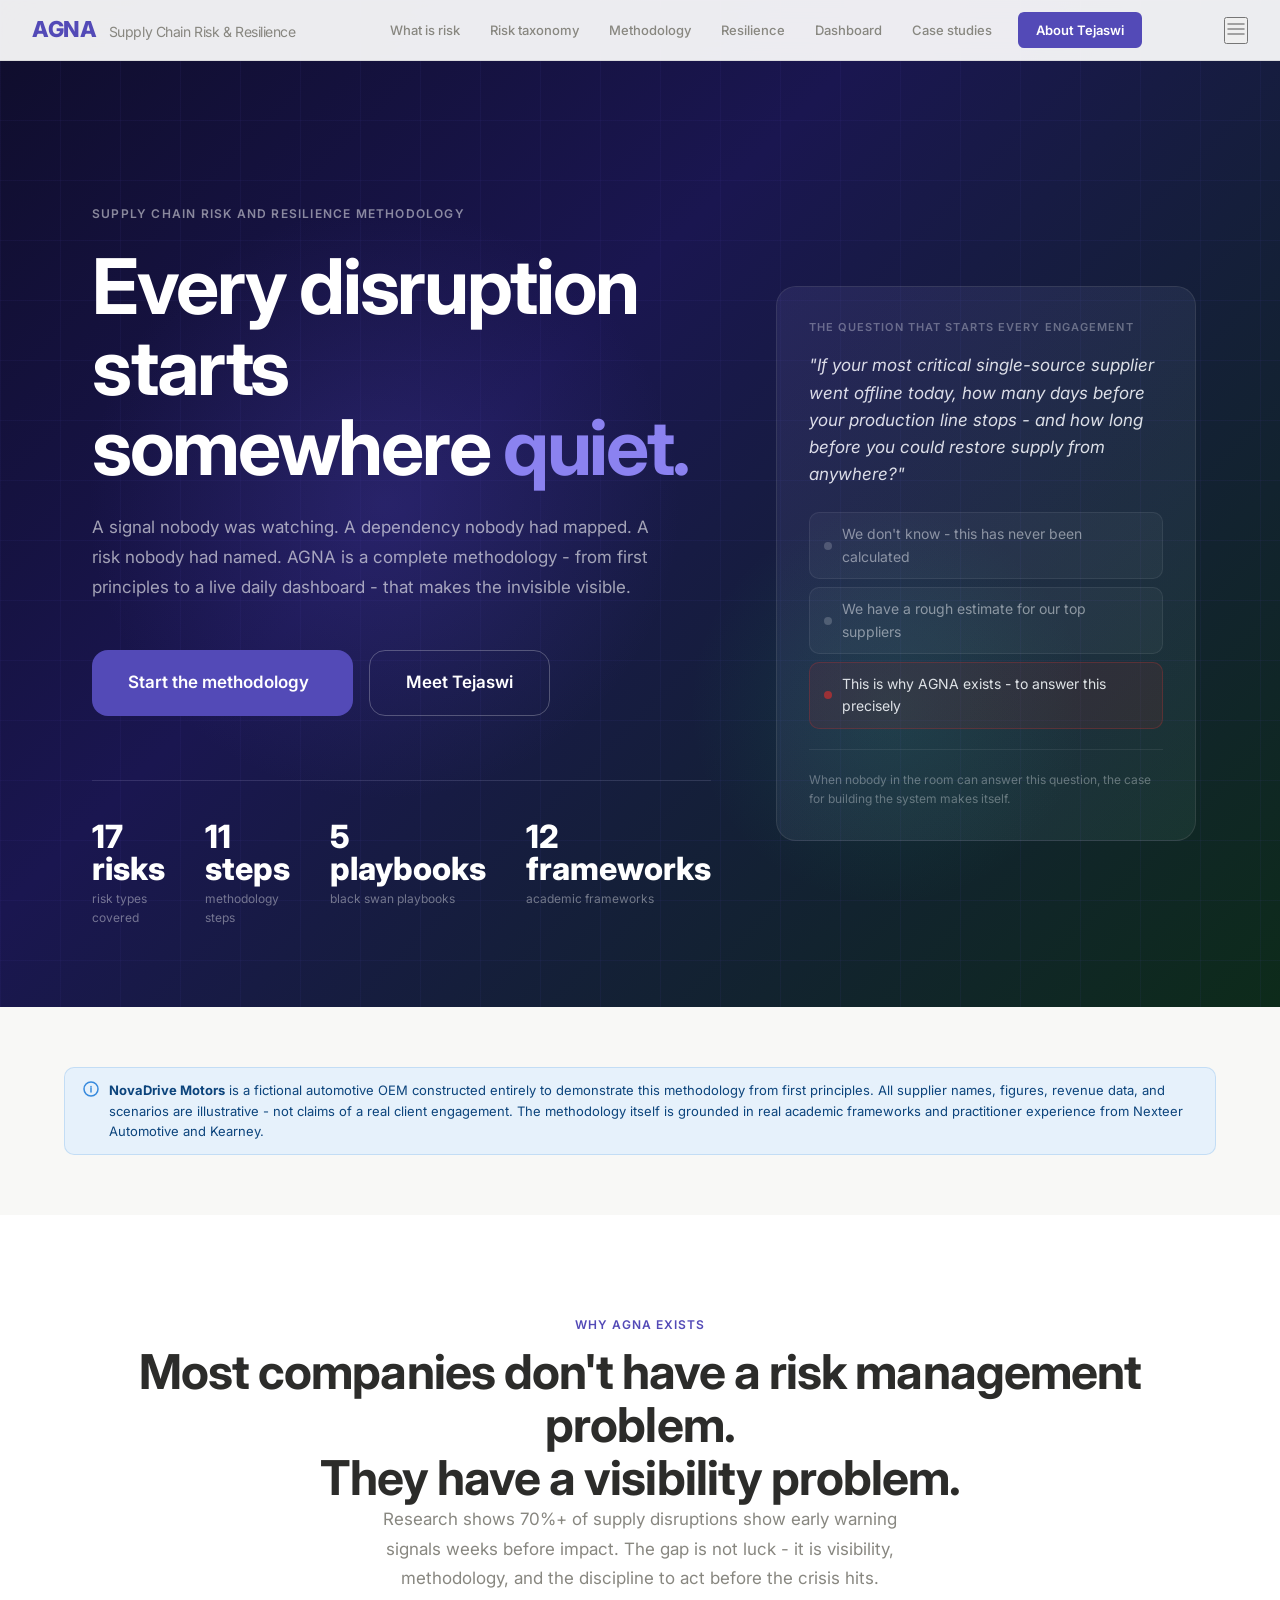
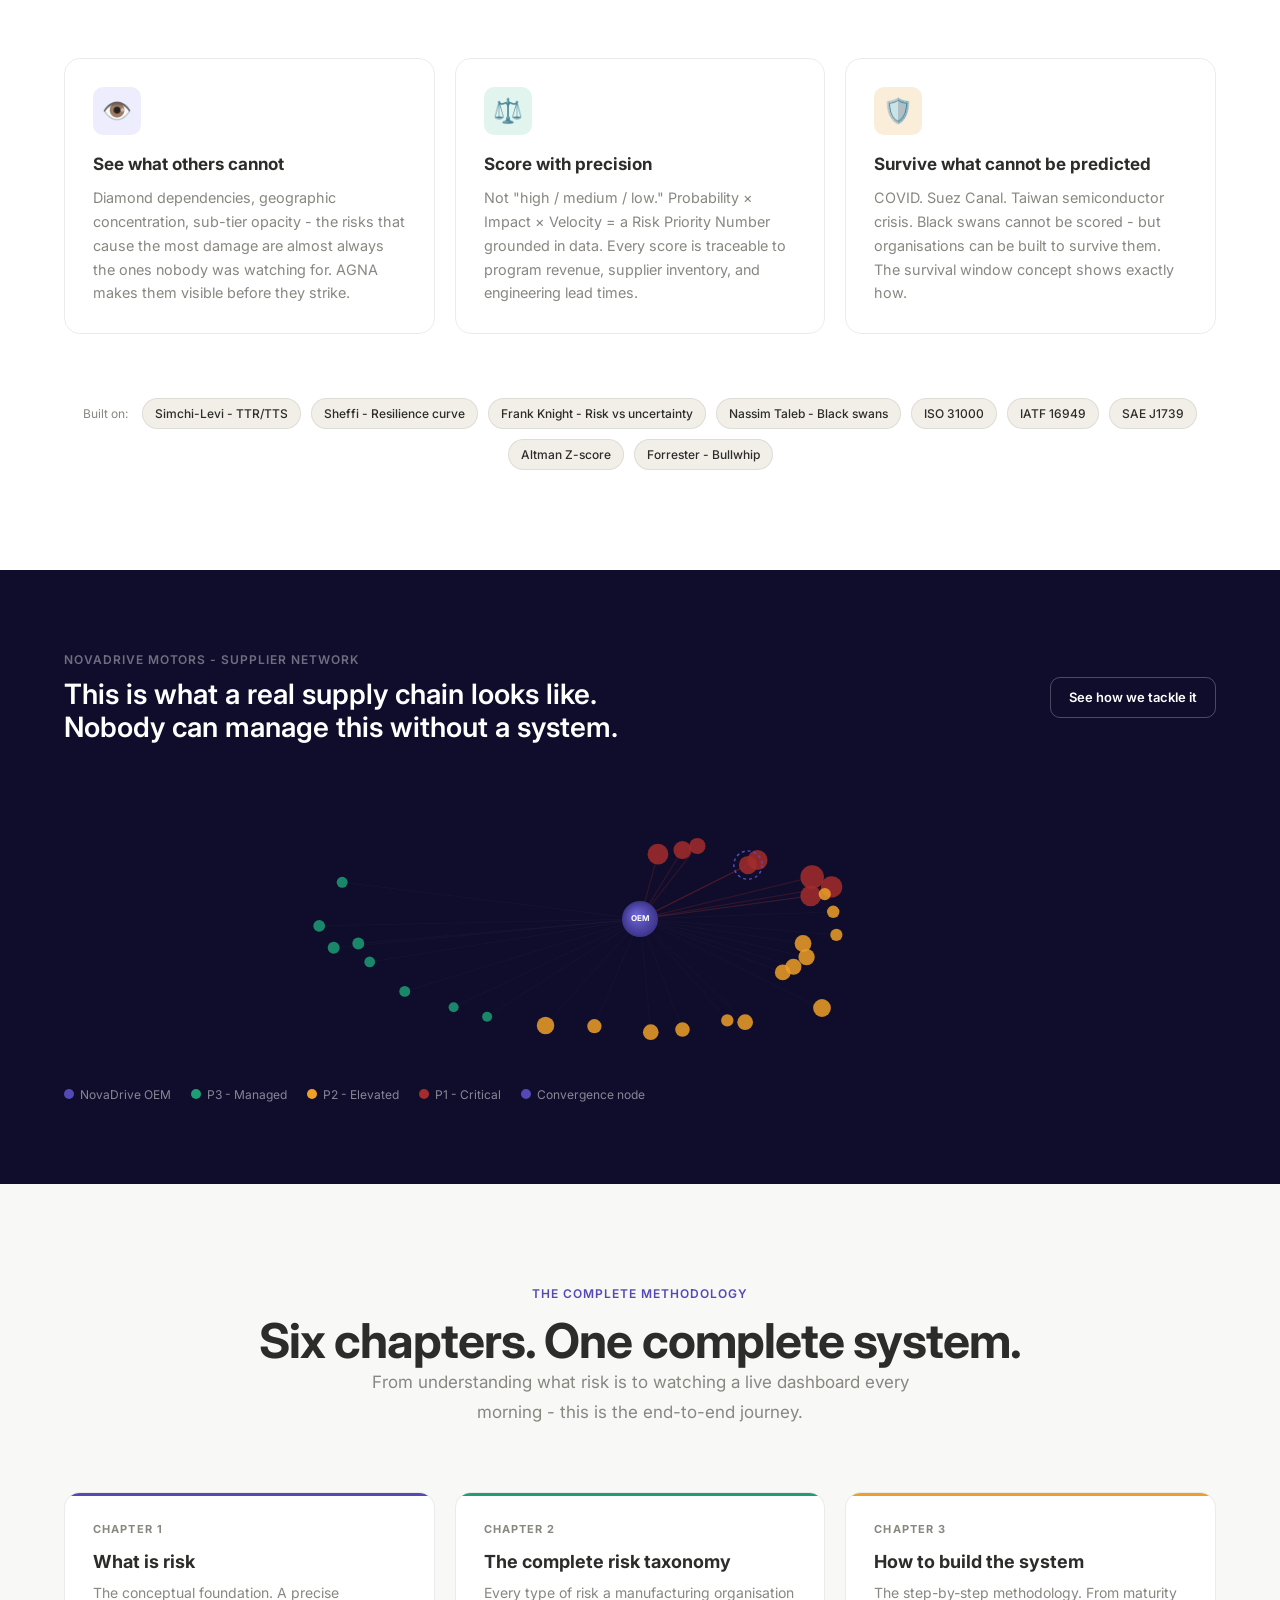
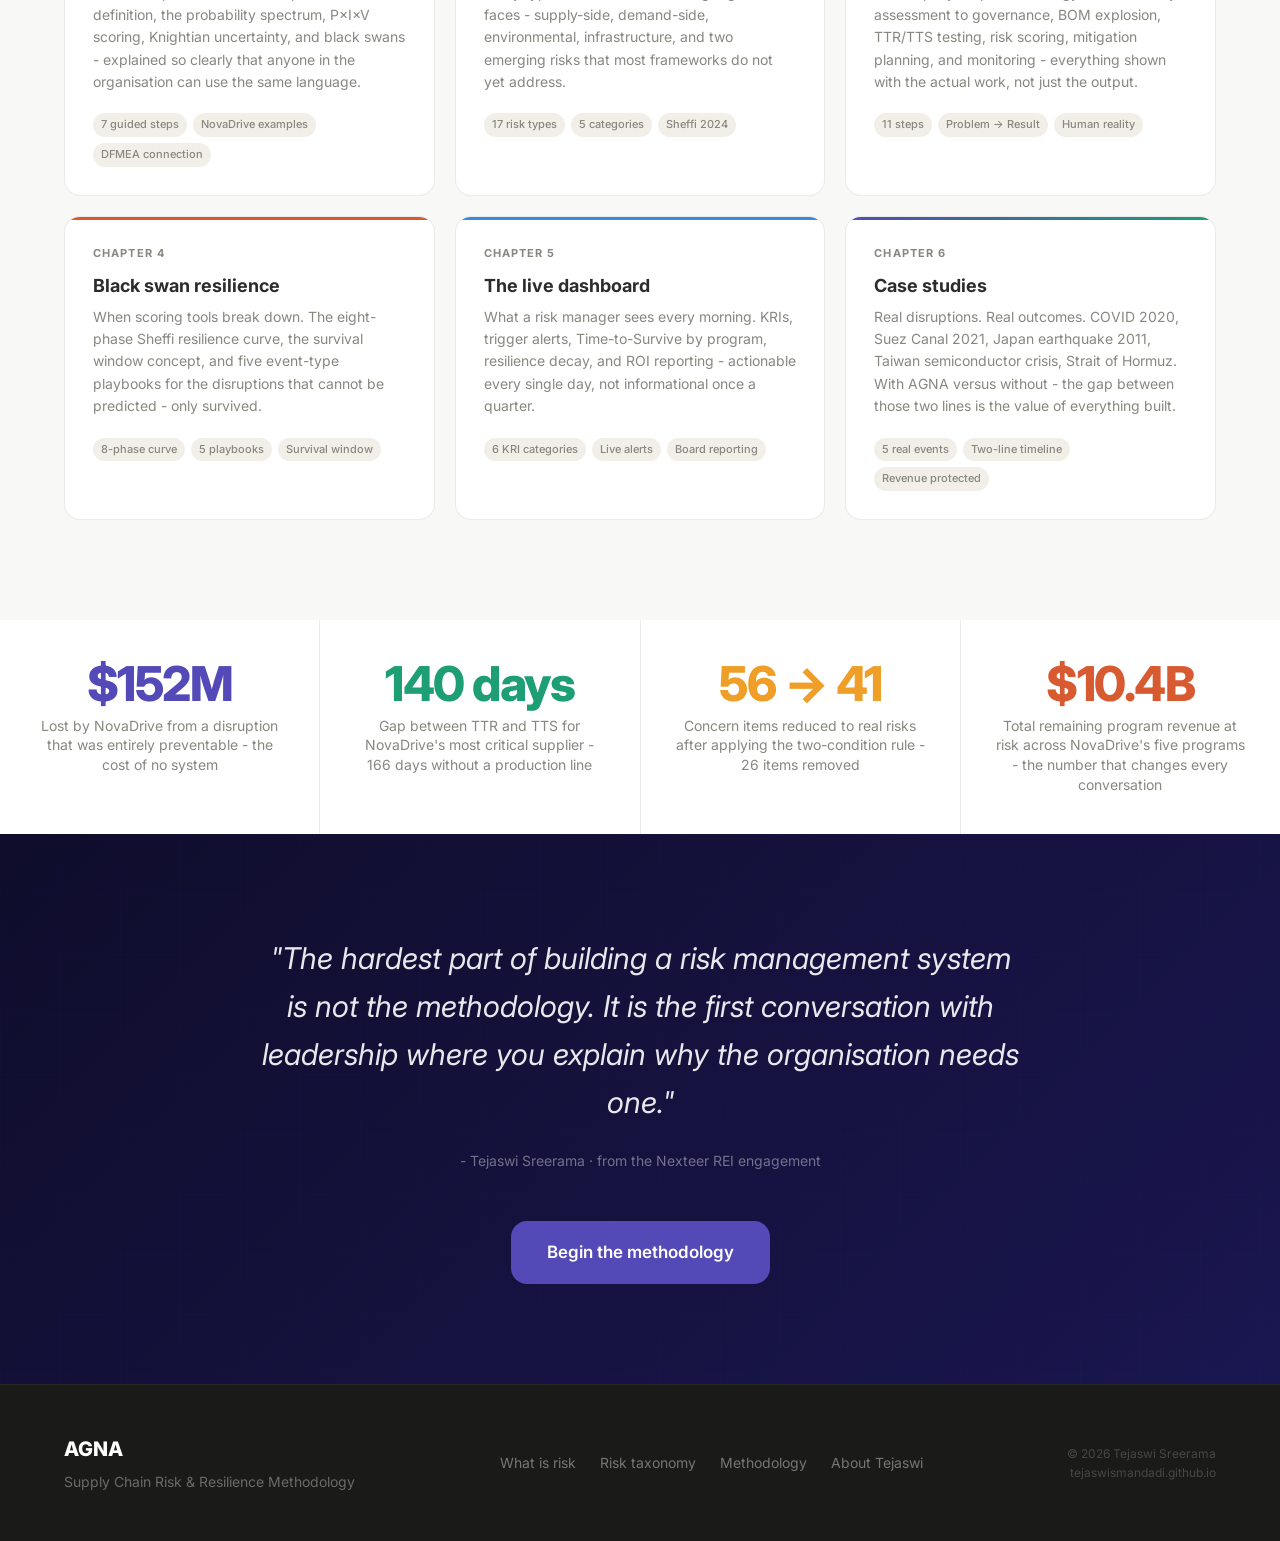
<file: index (1).html>
<!DOCTYPE html>
<html lang="en">
<head>
<meta charset="UTF-8">
<meta name="viewport" content="width=device-width, initial-scale=1.0">
<title>AGNA - Supply Chain Risk & Resilience</title>
<meta name="description" content="A complete supply chain risk and resilience methodology - from first principles to a live operations dashboard. Demonstrated through NovaDrive Motors.">
<link rel="preconnect" href="https://fonts.googleapis.com">
<link rel="preconnect" href="https://fonts.gstatic.com" crossorigin>
<link href="https://fonts.googleapis.com/css2?family=Inter:wght@300;400;500;600;700;800&display=swap" rel="stylesheet">
<link rel="stylesheet" href="style.css">
<style>
/* ─── Page-specific styles ─────────────────── */
.hero-layout{display:grid;grid-template-columns:1fr 1fr;gap:0;align-items:center;min-height:100vh;padding-top:60px;}
.hero-left{padding:80px 32px 80px 60px;}
.hero-right{display:flex;align-items:center;justify-content:center;padding:60px 40px 60px 20px;}

/* The question visual */
.question-card{background:rgba(255,255,255,0.04);border:1px solid rgba(255,255,255,0.1);border-radius:20px;padding:32px;position:relative;overflow:hidden;}
.question-card::before{content:'';position:absolute;inset:0;background:linear-gradient(135deg,rgba(83,74,183,0.1),rgba(29,158,117,0.05));pointer-events:none;}
.question-label{font-size:0.6875rem;font-weight:600;letter-spacing:0.1em;text-transform:uppercase;color:rgba(255,255,255,0.35);margin-bottom:16px;}
.question-text{font-size:1.0625rem;color:rgba(255,255,255,0.9);line-height:1.6;margin-bottom:24px;font-style:italic;}
.question-reveal{display:flex;flex-direction:column;gap:8px;}
.q-answer{display:flex;align-items:center;gap:10px;padding:10px 14px;background:rgba(255,255,255,0.04);border:1px solid rgba(255,255,255,0.08);border-radius:10px;font-size:0.875rem;color:rgba(255,255,255,0.5);transition:all 0.3s;}
.q-answer.highlighted{background:rgba(163,45,45,0.15);border-color:rgba(163,45,45,0.4);color:rgba(255,255,255,0.9);}
.q-answer .q-dot{width:8px;height:8px;border-radius:50%;background:rgba(255,255,255,0.2);flex-shrink:0;}
.q-answer.highlighted .q-dot{background:#A32D2D;}

/* Chapter overview cards */
.chapter-card{background:var(--white);border:1px solid var(--border);border-radius:var(--radius-lg);padding:28px;transition:var(--transition);position:relative;overflow:hidden;cursor:pointer;}
.chapter-card::before{content:'';position:absolute;top:0;left:0;right:0;height:3px;}
.chapter-card:nth-child(1)::before{background:var(--purple);}
.chapter-card:nth-child(2)::before{background:var(--teal);}
.chapter-card:nth-child(3)::before{background:var(--amber);}
.chapter-card:nth-child(4)::before{background:var(--coral);}
.chapter-card:nth-child(5)::before{background:var(--blue);}
.chapter-card:nth-child(6)::before{background:linear-gradient(90deg,var(--purple),var(--teal));}
.chapter-card:hover{transform:translateY(-6px);box-shadow:var(--shadow-lg);}
.chapter-num{font-size:0.6875rem;font-weight:700;letter-spacing:0.1em;text-transform:uppercase;color:var(--gray);margin-bottom:12px;}
.chapter-title{font-size:1.125rem;font-weight:700;color:var(--gray-dk);margin-bottom:8px;line-height:1.3;}
.chapter-desc{font-size:0.875rem;color:var(--gray);line-height:1.6;margin-bottom:20px;}
.chapter-steps{display:flex;gap:6px;flex-wrap:wrap;}
.chapter-step-pill{font-size:0.6875rem;font-weight:500;padding:3px 8px;background:var(--gray-lt);color:var(--gray);border-radius:20px;}

/* Stats section */
.stats-grid{display:grid;grid-template-columns:repeat(4,1fr);gap:1px;background:var(--border);}
.stat-block{background:var(--white);padding:40px 32px;text-align:center;}
.stat-number{font-size:3rem;font-weight:800;letter-spacing:-0.03em;line-height:1;margin-bottom:8px;}
.stat-label{font-size:0.875rem;color:var(--gray);line-height:1.4;}

/* Why section */
.why-card{padding:28px;border-radius:var(--radius-lg);border:1px solid var(--border);}
.why-icon{width:48px;height:48px;border-radius:var(--radius-md);display:flex;align-items:center;justify-content:center;margin-bottom:16px;font-size:1.5rem;}
.why-title{font-size:1.0625rem;font-weight:700;margin-bottom:8px;color:var(--gray-dk);}
.why-desc{font-size:0.9rem;color:var(--gray);line-height:1.65;}

/* Quote section */
.quote-section{background:linear-gradient(135deg,#0F0D2B,#1A1650);padding:100px 0;text-align:center;position:relative;overflow:hidden;}
.quote-text{font-size:clamp(1.25rem,2.5vw,1.875rem);color:rgba(255,255,255,0.9);font-style:italic;line-height:1.6;max-width:760px;margin:0 auto 24px;}
.quote-author{font-size:0.875rem;color:rgba(255,255,255,0.4);}

/* Disclaimer */
.disclaimer{background:var(--blue-lt);border:1px solid rgba(55,138,221,0.2);border-radius:var(--radius-md);padding:12px 18px;font-size:0.8125rem;color:var(--blue-dk);display:flex;align-items:flex-start;gap:10px;}
.disclaimer svg{flex-shrink:0;margin-top:1px;}

/* Framework badges */
.framework-badges{display:flex;gap:8px;flex-wrap:wrap;}
.fw-badge{font-size:0.75rem;font-weight:500;padding:5px 12px;background:var(--gray-lt);color:var(--gray-dk);border-radius:20px;border:1px solid var(--border);}

/* Network section */
.network-section{background:#0F0D2B;padding:80px 0;}
.network-legend{display:flex;gap:20px;flex-wrap:wrap;margin-top:16px;}
.network-leg{display:flex;align-items:center;gap:6px;font-size:0.75rem;color:rgba(255,255,255,0.5);}
.network-leg-dot{width:10px;height:10px;border-radius:50%;flex-shrink:0;}

@media(max-width:1024px){.hero-layout{grid-template-columns:1fr;}.hero-left{padding:80px 24px 40px;}.hero-right{display:none;}.stats-grid{grid-template-columns:1fr 1fr;}}
@media(max-width:768px){.stats-grid{grid-template-columns:1fr;}.hero-left{padding:60px 16px 40px;}}
</style>
</head>
<body>

<!-- Navigation -->
<nav class="nav" role="navigation" aria-label="Main navigation">
  <div class="nav-inner">
    <div class="nav-logo">AGNA <span>Supply Chain Risk & Resilience</span></div>
    <div class="nav-links">
      <a href="#what-is-risk" class="nav-link">What is risk</a>
      <a href="#risk-taxonomy" class="nav-link">Risk taxonomy</a>
      <a href="#methodology" class="nav-link">Methodology</a>
      <a href="#resilience" class="nav-link">Resilience</a>
      <a href="#dashboard" class="nav-link">Dashboard</a>
      <a href="#case-studies" class="nav-link">Case studies</a>
      <a href="about.html" class="nav-cta">About Tejaswi</a>
    </div>
    <button class="nav-mobile-btn" aria-label="Menu">
      <svg width="20" height="20" viewBox="0 0 20 20" fill="none">
        <path d="M2 5h16M2 10h16M2 15h16" stroke="#888" stroke-width="1.5" stroke-linecap="round"/>
      </svg>
    </button>
  </div>
</nav>

<!-- Hero -->
<section class="hero" id="hero">
  <div class="hero-bg-grid" aria-hidden="true"></div>
  <div class="hero-glow" aria-hidden="true"></div>
  <div class="hero-glow-2" aria-hidden="true"></div>

  <div class="hero-layout container-lg">
    <div class="hero-left">
      <div class="hero-eyebrow fade-in">Supply chain risk and resilience methodology</div>

      <h1 class="display hero-title fade-up" data-delay="100">
        Every disruption starts<br>
        somewhere <span class="accent">quiet.</span>
      </h1>

      <p class="body-lg hero-subtitle fade-up" data-delay="200">
        A signal nobody was watching. A dependency nobody had mapped. A risk nobody had named. AGNA is a complete methodology - from first principles to a live daily dashboard - that makes the invisible visible.
      </p>

      <div class="hero-cta-row fade-up" data-delay="300">
        <a href="#what-is-risk" class="btn btn-primary btn-lg">
          Start the methodology
          <svg viewBox="0 0 18 18" fill="none"><path d="M3 9h12M9 3l6 6-6 6" stroke="currentColor" stroke-width="1.5" stroke-linecap="round" stroke-linejoin="round"/></svg>
        </a>
        <a href="about.html" class="btn btn-outline btn-lg">Meet Tejaswi</a>
      </div>

      <div class="hero-stats fade-up" data-delay="400">
        <div>
          <div class="hero-stat-val" data-target="17" data-suffix=" risks">0</div>
          <div class="hero-stat-lbl">risk types covered</div>
        </div>
        <div>
          <div class="hero-stat-val" data-target="11" data-suffix=" steps">0</div>
          <div class="hero-stat-lbl">methodology steps</div>
        </div>
        <div>
          <div class="hero-stat-val" data-target="5" data-suffix=" playbooks">0</div>
          <div class="hero-stat-lbl">black swan playbooks</div>
        </div>
        <div>
          <div class="hero-stat-val" data-target="12" data-suffix=" frameworks">0</div>
          <div class="hero-stat-lbl">academic frameworks</div>
        </div>
      </div>
    </div>

    <div class="hero-right fade-in" data-delay="300">
      <div class="question-card" style="max-width:420px;width:100%;">
        <div class="question-label">The question that starts every engagement</div>
        <div class="question-text">"If your most critical single-source supplier went offline today, how many days before your production line stops - and how long before you could restore supply from anywhere?"</div>
        <div class="question-reveal">
          <div class="q-answer"><div class="q-dot"></div>We don't know - this has never been calculated</div>
          <div class="q-answer"><div class="q-dot"></div>We have a rough estimate for our top suppliers</div>
          <div class="q-answer highlighted"><div class="q-dot"></div>This is why AGNA exists - to answer this precisely</div>
        </div>
        <div style="margin-top:20px;padding-top:20px;border-top:1px solid rgba(255,255,255,0.08);">
          <div style="font-size:0.75rem;color:rgba(255,255,255,0.35);">When nobody in the room can answer this question, the case for building the system makes itself.</div>
        </div>
      </div>
    </div>
  </div>
</section>

<!-- Disclaimer -->
<section class="section-sm section-gray">
  <div class="container">
    <div class="disclaimer fade-up">
      <svg width="16" height="16" viewBox="0 0 16 16" fill="none" style="flex-shrink:0;margin-top:1px">
        <circle cx="8" cy="8" r="7" stroke="#378ADD" stroke-width="1.5"/>
        <path d="M8 7v4M8 5.5v.5" stroke="#378ADD" stroke-width="1.5" stroke-linecap="round"/>
      </svg>
      <div><strong>NovaDrive Motors</strong> is a fictional automotive OEM constructed entirely to demonstrate this methodology from first principles. All supplier names, figures, revenue data, and scenarios are illustrative - not claims of a real client engagement. The methodology itself is grounded in real academic frameworks and practitioner experience from Nexteer Automotive and Kearney.</div>
    </div>
  </div>
</section>

<!-- Why this exists -->
<section class="section" id="why">
  <div class="container">
    <div class="section-header">
      <div class="label section-eyebrow fade-up">Why AGNA exists</div>
      <h2 class="headline fade-up" data-delay="100">Most companies don't have a risk management problem.<br>They have a visibility problem.</h2>
      <p class="body-lg section-subtitle fade-up" data-delay="200">Research shows 70%+ of supply disruptions show early warning signals weeks before impact. The gap is not luck - it is visibility, methodology, and the discipline to act before the crisis hits.</p>
    </div>

    <div class="grid-3" style="margin-bottom:64px;">
      <div class="why-card fade-up" data-delay="100">
        <div class="why-icon" style="background:var(--purple-lt);">👁️</div>
        <div class="why-title">See what others cannot</div>
        <div class="why-desc">Diamond dependencies, geographic concentration, sub-tier opacity - the risks that cause the most damage are almost always the ones nobody was watching for. AGNA makes them visible before they strike.</div>
      </div>
      <div class="why-card fade-up" data-delay="200">
        <div class="why-icon" style="background:var(--teal-lt);">⚖️</div>
        <div class="why-title">Score with precision</div>
        <div class="why-desc">Not "high / medium / low." Probability × Impact × Velocity = a Risk Priority Number grounded in data. Every score is traceable to program revenue, supplier inventory, and engineering lead times.</div>
      </div>
      <div class="why-card fade-up" data-delay="300">
        <div class="why-icon" style="background:var(--amber-lt);">🛡️</div>
        <div class="why-title">Survive what cannot be predicted</div>
        <div class="why-desc">COVID. Suez Canal. Taiwan semiconductor crisis. Black swans cannot be scored - but organisations can be built to survive them. The survival window concept shows exactly how.</div>
      </div>
    </div>

    <div class="framework-badges flex-center fade-up" style="gap:10px;flex-wrap:wrap;">
      <div style="font-size:0.75rem;color:var(--gray);margin-right:4px;">Built on:</div>
      <span class="fw-badge">Simchi-Levi - TTR/TTS</span>
      <span class="fw-badge">Sheffi - Resilience curve</span>
      <span class="fw-badge">Frank Knight - Risk vs uncertainty</span>
      <span class="fw-badge">Nassim Taleb - Black swans</span>
      <span class="fw-badge">ISO 31000</span>
      <span class="fw-badge">IATF 16949</span>
      <span class="fw-badge">SAE J1739</span>
      <span class="fw-badge">Altman Z-score</span>
      <span class="fw-badge">Forrester - Bullwhip</span>
    </div>
  </div>
</section>

<!-- Network visual -->
<section class="network-section">
  <div class="container">
    <div class="flex-between mb-24" style="flex-wrap:wrap;gap:16px;">
      <div>
        <div class="label" style="color:rgba(255,255,255,0.4);margin-bottom:8px;">NovaDrive Motors - supplier network</div>
        <h2 class="title" style="color:var(--white);">This is what a real supply chain looks like.<br>Nobody can manage this without a system.</h2>
      </div>
      <a href="#methodology" class="btn btn-outline btn-sm">See how we tackle it</a>
    </div>
    <div class="network-wrap" style="height:300px;">
      <canvas id="heroNetwork" style="height:300px;"></canvas>
    </div>
    <div class="network-legend">
      <div class="network-leg"><div class="network-leg-dot" style="background:#534AB7;"></div>NovaDrive OEM</div>
      <div class="network-leg"><div class="network-leg-dot" style="background:#1D9E75;"></div>P3 - Managed</div>
      <div class="network-leg"><div class="network-leg-dot" style="background:#EF9F27;"></div>P2 - Elevated</div>
      <div class="network-leg"><div class="network-leg-dot" style="background:#A32D2D;"></div>P1 - Critical</div>
      <div class="network-leg"><div class="network-leg-dot" style="background:#534AB7;border:2px solid #534AB7;"></div>Convergence node</div>
    </div>
  </div>
</section>

<!-- Chapter overview -->
<section class="section section-gray" id="chapters">
  <div class="container">
    <div class="section-header">
      <div class="label section-eyebrow fade-up">The complete methodology</div>
      <h2 class="headline fade-up" data-delay="100">Six chapters. One complete system.</h2>
      <p class="body-lg section-subtitle fade-up" data-delay="200">From understanding what risk is to watching a live dashboard every morning - this is the end-to-end journey.</p>
    </div>

    <div class="grid-3" style="gap:20px;">
      <a href="#what-is-risk" class="chapter-card fade-up" data-delay="100" style="text-decoration:none;color:inherit;">
        <div class="chapter-num">Chapter 1</div>
        <div class="chapter-title">What is risk</div>
        <div class="chapter-desc">The conceptual foundation. A precise definition, the probability spectrum, P×I×V scoring, Knightian uncertainty, and black swans - explained so clearly that anyone in the organisation can use the same language.</div>
        <div class="chapter-steps">
          <span class="chapter-step-pill">7 guided steps</span>
          <span class="chapter-step-pill">NovaDrive examples</span>
          <span class="chapter-step-pill">DFMEA connection</span>
        </div>
      </a>

      <a href="#risk-taxonomy" class="chapter-card fade-up" data-delay="200" style="text-decoration:none;color:inherit;">
        <div class="chapter-num">Chapter 2</div>
        <div class="chapter-title">The complete risk taxonomy</div>
        <div class="chapter-desc">Every type of risk a manufacturing organisation faces - supply-side, demand-side, environmental, infrastructure, and two emerging risks that most frameworks do not yet address.</div>
        <div class="chapter-steps">
          <span class="chapter-step-pill">17 risk types</span>
          <span class="chapter-step-pill">5 categories</span>
          <span class="chapter-step-pill">Sheffi 2024</span>
        </div>
      </a>

      <a href="#methodology" class="chapter-card fade-up" data-delay="300" style="text-decoration:none;color:inherit;">
        <div class="chapter-num">Chapter 3</div>
        <div class="chapter-title">How to build the system</div>
        <div class="chapter-desc">The step-by-step methodology. From maturity assessment to governance, BOM explosion, TTR/TTS testing, risk scoring, mitigation planning, and monitoring - everything shown with the actual work, not just the output.</div>
        <div class="chapter-steps">
          <span class="chapter-step-pill">11 steps</span>
          <span class="chapter-step-pill">Problem → Result</span>
          <span class="chapter-step-pill">Human reality</span>
        </div>
      </a>

      <a href="#resilience" class="chapter-card fade-up" data-delay="100" style="text-decoration:none;color:inherit;">
        <div class="chapter-num">Chapter 4</div>
        <div class="chapter-title">Black swan resilience</div>
        <div class="chapter-desc">When scoring tools break down. The eight-phase Sheffi resilience curve, the survival window concept, and five event-type playbooks for the disruptions that cannot be predicted - only survived.</div>
        <div class="chapter-steps">
          <span class="chapter-step-pill">8-phase curve</span>
          <span class="chapter-step-pill">5 playbooks</span>
          <span class="chapter-step-pill">Survival window</span>
        </div>
      </a>

      <a href="#dashboard" class="chapter-card fade-up" data-delay="200" style="text-decoration:none;color:inherit;">
        <div class="chapter-num">Chapter 5</div>
        <div class="chapter-title">The live dashboard</div>
        <div class="chapter-desc">What a risk manager sees every morning. KRIs, trigger alerts, Time-to-Survive by program, resilience decay, and ROI reporting - actionable every single day, not informational once a quarter.</div>
        <div class="chapter-steps">
          <span class="chapter-step-pill">6 KRI categories</span>
          <span class="chapter-step-pill">Live alerts</span>
          <span class="chapter-step-pill">Board reporting</span>
        </div>
      </a>

      <a href="#case-studies" class="chapter-card fade-up" data-delay="300" style="text-decoration:none;color:inherit;">
        <div class="chapter-num">Chapter 6</div>
        <div class="chapter-title">Case studies</div>
        <div class="chapter-desc">Real disruptions. Real outcomes. COVID 2020, Suez Canal 2021, Japan earthquake 2011, Taiwan semiconductor crisis, Strait of Hormuz. With AGNA versus without - the gap between those two lines is the value of everything built.</div>
        <div class="chapter-steps">
          <span class="chapter-step-pill">5 real events</span>
          <span class="chapter-step-pill">Two-line timeline</span>
          <span class="chapter-step-pill">Revenue protected</span>
        </div>
      </a>
    </div>
  </div>
</section>

<!-- Stats -->
<section id="stats">
  <div class="stats-grid">
    <div class="stat-block fade-in">
      <div class="stat-number text-purple" data-target="180" data-prefix="$" data-suffix="M">$0M</div>
      <div class="stat-label">Lost by NovaDrive from a disruption that was entirely preventable - the cost of no system</div>
    </div>
    <div class="stat-block fade-in" data-delay="100">
      <div class="stat-number text-teal" data-target="166" data-suffix=" days">0</div>
      <div class="stat-label">Gap between TTR and TTS for NovaDrive's most critical supplier - 166 days without a production line</div>
    </div>
    <div class="stat-block fade-in" data-delay="200">
      <div class="stat-number text-amber" data-target="67" data-suffix=" → 41">0</div>
      <div class="stat-label">Concern items reduced to real risks after applying the two-condition rule - 26 items removed</div>
    </div>
    <div class="stat-block fade-in" data-delay="300">
      <div class="stat-number text-coral" data-target="12.35" data-prefix="$" data-suffix="B">$0</div>
      <div class="stat-label">Total remaining program revenue at risk across NovaDrive's five programs - the number that changes every conversation</div>
    </div>
  </div>
</section>

<!-- Quote -->
<section class="quote-section">
  <div class="hero-bg-grid" aria-hidden="true" style="opacity:0.3;"></div>
  <div class="container" style="position:relative;z-index:2;">
    <div class="quote-text fade-up">"The hardest part of building a risk management system is not the methodology. It is the first conversation with leadership where you explain why the organisation needs one."</div>
    <div class="quote-author fade-up" data-delay="200">- Tejaswi Sreerama · from the Nexteer REI engagement</div>
    <div class="mt-48 fade-up" data-delay="300">
      <a href="#what-is-risk" class="btn btn-primary btn-lg">Begin the methodology</a>
    </div>
  </div>
</section>

<!-- Footer -->
<footer style="background:var(--black);padding:48px 0;border-top:1px solid rgba(255,255,255,0.06);">
  <div class="container">
    <div class="flex-between" style="flex-wrap:wrap;gap:24px;">
      <div>
        <div style="font-size:1.25rem;font-weight:800;color:var(--white);margin-bottom:6px;">AGNA</div>
        <div style="font-size:0.875rem;color:rgba(255,255,255,0.35);">Supply Chain Risk & Resilience Methodology</div>
      </div>
      <div style="display:flex;gap:24px;flex-wrap:wrap;">
        <a href="#what-is-risk" style="font-size:0.875rem;color:rgba(255,255,255,0.4);">What is risk</a>
        <a href="#risk-taxonomy" style="font-size:0.875rem;color:rgba(255,255,255,0.4);">Risk taxonomy</a>
        <a href="#methodology" style="font-size:0.875rem;color:rgba(255,255,255,0.4);">Methodology</a>
        <a href="about.html" style="font-size:0.875rem;color:rgba(255,255,255,0.4);">About Tejaswi</a>
      </div>
      <div style="font-size:0.75rem;color:rgba(255,255,255,0.2);text-align:right;">
        © 2026 Tejaswi Sreerama<br>
        tejaswismandadi.github.io
      </div>
    </div>
  </div>
</footer>

<script src="main.js"></script>
<script>
// ─── Hero network ─────────────────────────────
(function() {
  const canvas = document.getElementById('heroNetwork');
  if (!canvas) return;
  function draw() {
    const W = canvas.parentElement.offsetWidth;
    const H = 300;
    canvas.width = W * window.devicePixelRatio;
    canvas.height = H * window.devicePixelRatio;
    canvas.style.width = W + 'px';
    canvas.style.height = H + 'px';
    const ctx = canvas.getContext('2d');
    ctx.scale(window.devicePixelRatio, window.devicePixelRatio);

    const cx = W / 2, cy = H / 2;
    const suppliers = [];
    const priorities = ['P1','P1','P1','P1','P1','P1','P1','P1',
                        'P2','P2','P2','P2','P2','P2','P2','P2','P2','P2','P2','P2','P2','P2',
                        'P3','P3','P3','P3','P3','P3','P3','P3','P3','P3','P3','P3','P3','P3','P3'];
    const tiers = [1,1,1,1,1,1,1,1,1,1,1,1,1,1,1,
                   2,2,2,2,2,2,2,2,2,2,2,2,2,2,2,
                   3,3,3,3,3,3,3];
    const n = Math.min(priorities.length, tiers.length);
    for (let i = 0; i < n; i++) {
      const a = (i / n) * Math.PI * 2 - Math.PI / 2 + (Math.random() * 0.3 - 0.15);
      const r = tiers[i] === 1 ? 90 + Math.random() * 20
              : tiers[i] === 2 ? 145 + Math.random() * 25
              : 0; // tier 3 not shown in overview
      if (r === 0) continue;
      const rx = r * (W / 600); // scale to canvas width
      const ry = r * 0.7;
      suppliers.push({
        x: cx + Math.cos(a) * rx,
        y: cy + Math.sin(a) * ry,
        priority: priorities[i],
        tier: tiers[i],
        conv: i === 4,
        single: priorities[i] === 'P1',
        spend: priorities[i] === 'P1' ? 15 + Math.random() * 20
             : priorities[i] === 'P2' ? 8 + Math.random() * 12
             : 3 + Math.random() * 6
      });
    }

    // Connections
    suppliers.forEach(s => {
      ctx.beginPath();
      ctx.moveTo(cx, cy);
      ctx.lineTo(s.x, s.y);
      ctx.strokeStyle = s.priority === 'P1' ? 'rgba(163,45,45,0.25)'
                      : s.conv ? 'rgba(83,74,183,0.2)'
                      : 'rgba(255,255,255,0.05)';
      ctx.lineWidth = s.priority === 'P1' ? 1.2 : 0.6;
      ctx.stroke();
    });

    // Nodes
    suppliers.forEach(s => {
      const r = Math.max(5, Math.min(16, Math.sqrt(s.spend) * 2));
      const color = s.priority === 'P1' ? '#A32D2D'
                  : s.priority === 'P2' ? '#EF9F27'
                  : '#1D9E75';
      if (s.conv) {
        ctx.beginPath();
        ctx.arc(s.x, s.y, r + 5, 0, Math.PI * 2);
        ctx.strokeStyle = '#534AB7';
        ctx.lineWidth = 1.5;
        ctx.setLineDash([3, 3]);
        ctx.stroke();
        ctx.setLineDash([]);
      }
      ctx.beginPath();
      ctx.arc(s.x, s.y, r, 0, Math.PI * 2);
      ctx.fillStyle = color;
      ctx.globalAlpha = 0.85;
      ctx.fill();
      ctx.globalAlpha = 1;
    });

    // OEM
    ctx.beginPath();
    ctx.arc(cx, cy, 18, 0, Math.PI * 2);
    const grad = ctx.createRadialGradient(cx-4, cy-4, 2, cx, cy, 18);
    grad.addColorStop(0, '#6B62D4');
    grad.addColorStop(1, '#3C3489');
    ctx.fillStyle = grad;
    ctx.fill();
    ctx.fillStyle = '#fff';
    ctx.font = 'bold 8px Inter,sans-serif';
    ctx.textAlign = 'center';
    ctx.textBaseline = 'middle';
    ctx.fillText('OEM', cx, cy);
    ctx.textBaseline = 'alphabetic';
  }
  draw();
  window.addEventListener('resize', draw);
})();

// ─── Animate answers ──────────────────────────
setTimeout(() => {
  const answers = document.querySelectorAll('.q-answer');
  answers.forEach((a, i) => {
    setTimeout(() => a.style.opacity = '1', i * 300);
  });
}, 1000);
</script>
</body>
</html>
</file>
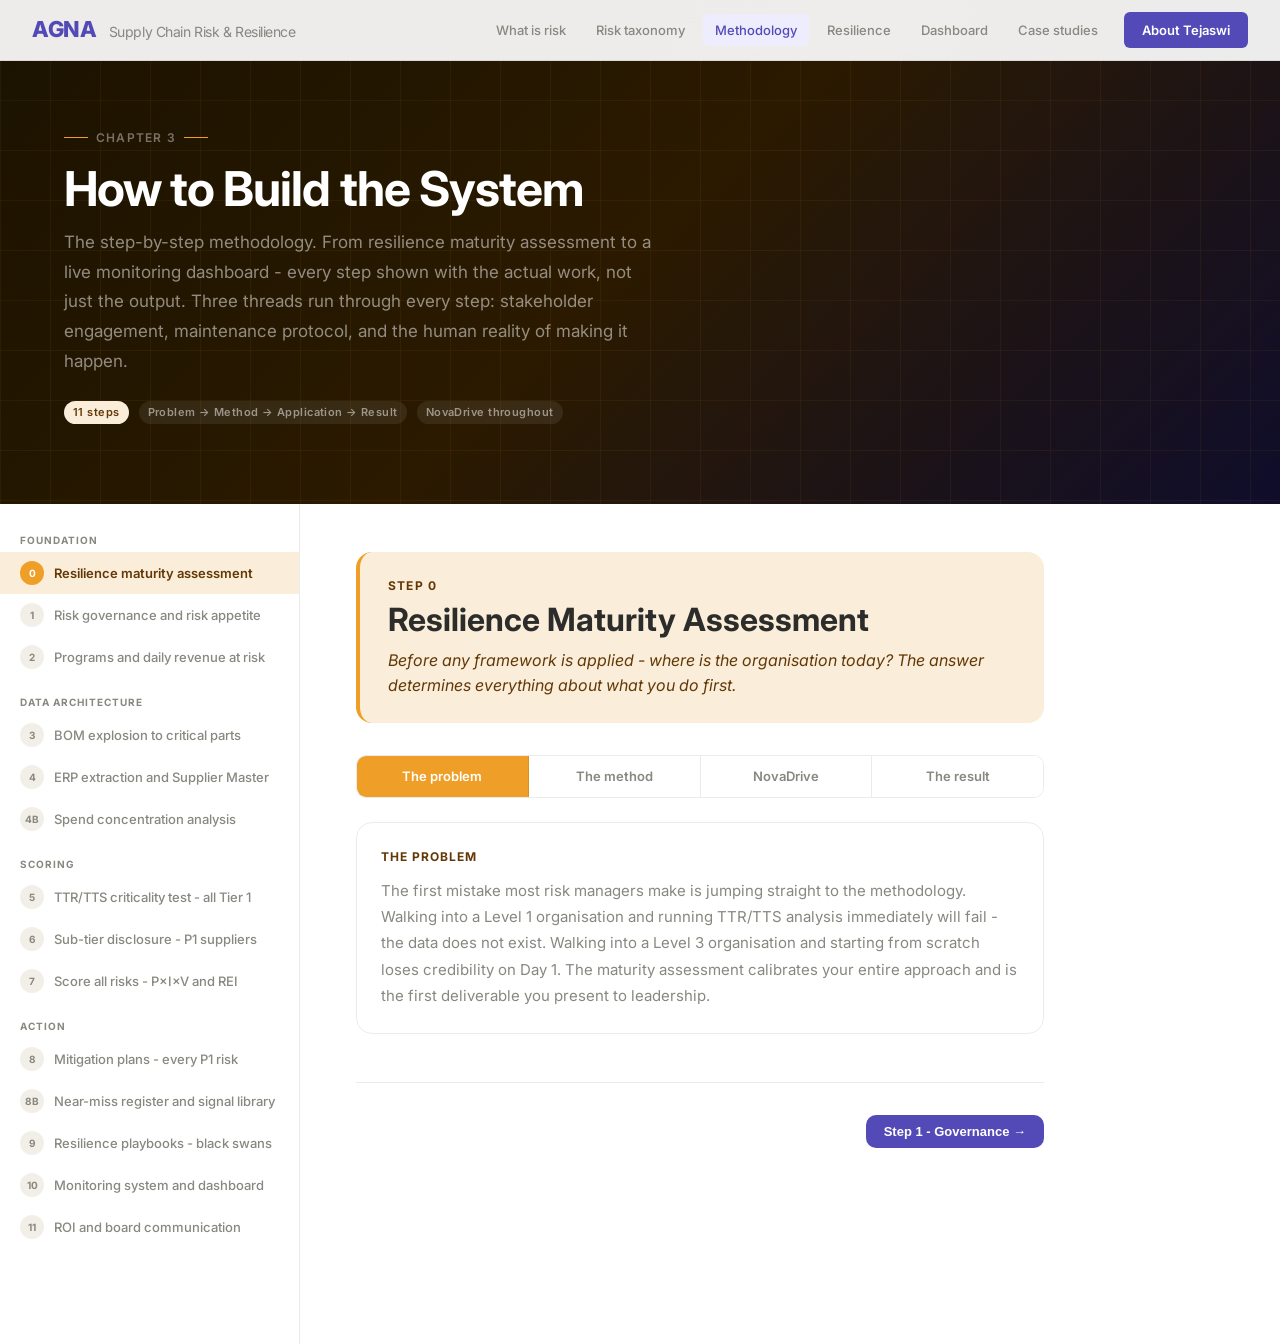
<file: methodology.html>
<!DOCTYPE html>
<html lang="en">
<head>
<meta charset="UTF-8">
<meta name="viewport" content="width=device-width, initial-scale=1.0">
<title>The Methodology - AGNA</title>
<link rel="preconnect" href="https://fonts.googleapis.com">
<link href="https://fonts.googleapis.com/css2?family=Inter:wght@300;400;500;600;700;800&display=swap" rel="stylesheet">
<link rel="stylesheet" href="style.css">
<style>
.chapter-hero{background:linear-gradient(135deg,#1A1200 0%,#2B1A00 50%,#0F0D2B 100%);padding:120px 0 80px;position:relative;overflow:hidden;}
.chapter-hero::before{content:'';position:absolute;inset:0;background-image:linear-gradient(rgba(239,159,39,0.06) 1px,transparent 1px),linear-gradient(90deg,rgba(239,159,39,0.06) 1px,transparent 1px);background-size:50px 50px;}
.meth-layout{display:grid;grid-template-columns:300px 1fr;gap:0;min-height:90vh;}
.meth-sidebar{position:sticky;top:60px;height:calc(100vh - 60px);overflow-y:auto;border-right:1px solid var(--border);background:var(--white);}
.meth-sidebar-inner{padding:20px 0;}
.step-group-label{font-size:0.625rem;font-weight:700;letter-spacing:0.1em;text-transform:uppercase;color:var(--gray);padding:8px 20px 4px;}
.step-link{display:flex;align-items:center;gap:10px;padding:9px 20px;cursor:pointer;transition:var(--transition);text-decoration:none;}
.step-link:hover{background:var(--gray-lt);}
.step-link.active{background:var(--amber-lt);}
.step-link-num{width:24px;height:24px;border-radius:50%;display:flex;align-items:center;justify-content:center;font-size:0.625rem;font-weight:700;background:var(--gray-lt);color:var(--gray);flex-shrink:0;transition:var(--transition);}
.step-link.active .step-link-num{background:var(--amber);color:var(--white);}
.step-link.done .step-link-num{background:var(--teal);color:var(--white);}
.step-link-text{font-size:0.8125rem;color:var(--gray);font-weight:500;}
.step-link.active .step-link-text{color:var(--amber-dk);font-weight:600;}
.meth-content{padding:48px 56px;max-width:800px;}
.step-panel{display:none;}
.step-panel.active{display:block;}
.step-header-band{background:var(--amber-lt);border-radius:var(--radius-lg);padding:24px 28px;margin-bottom:32px;border-left:4px solid var(--amber);}
.step-num-big{font-size:0.75rem;font-weight:700;letter-spacing:0.1em;text-transform:uppercase;color:var(--amber-dk);margin-bottom:6px;}
.step-title-big{font-size:clamp(1.4rem,3vw,2rem);font-weight:700;color:var(--gray-dk);line-height:1.2;margin-bottom:8px;}
.step-tagline{font-size:1rem;color:var(--amber-dk);font-style:italic;line-height:1.6;}
.pmra-tabs{display:flex;gap:0;border:1px solid var(--border);border-radius:var(--radius-md);overflow:hidden;margin-bottom:24px;}
.pmra-tab{flex:1;padding:10px 12px;font-size:0.8125rem;font-weight:600;cursor:pointer;text-align:center;color:var(--gray);background:var(--white);border-right:1px solid var(--border);transition:var(--transition);}
.pmra-tab:last-child{border-right:none;}
.pmra-tab:hover{background:var(--gray-lt);}
.pmra-tab.active{background:var(--amber);color:var(--white);}
.pmra-panel{display:none;}
.pmra-panel.active{display:block;}
.panel-card{border:1px solid var(--border);border-radius:var(--radius-lg);padding:24px;margin-bottom:16px;}
.panel-label{font-size:0.75rem;font-weight:700;letter-spacing:0.08em;text-transform:uppercase;margin-bottom:12px;}
.panel-body{font-size:0.9375rem;color:var(--gray);line-height:1.75;}
.output-list{display:flex;flex-direction:column;gap:8px;margin-top:12px;}
.output-item{display:flex;align-items:flex-start;gap:10px;padding:10px 14px;background:var(--teal-lt);border-radius:var(--radius-md);}
.output-check{color:var(--teal);font-size:0.875rem;flex-shrink:0;margin-top:2px;}
.output-text{font-size:0.875rem;color:var(--teal-dk);line-height:1.5;}
.resistance-item{display:flex;gap:12px;margin-bottom:16px;}
.resist-q{background:var(--red-lt);border:1px solid rgba(163,45,45,0.2);border-radius:var(--radius-md);padding:12px;flex:1;}
.resist-q-label{font-size:0.6875rem;font-weight:700;color:var(--red);margin-bottom:4px;text-transform:uppercase;letter-spacing:0.06em;}
.resist-q-text{font-size:0.875rem;color:var(--red);font-style:italic;line-height:1.5;}
.resist-arrow{font-size:1.25rem;color:var(--gray);flex-shrink:0;margin-top:16px;}
.resist-a{background:var(--teal-lt);border:1px solid rgba(29,158,117,0.2);border-radius:var(--radius-md);padding:12px;flex:1;}
.resist-a-label{font-size:0.6875rem;font-weight:700;color:var(--teal-dk);margin-bottom:4px;text-transform:uppercase;letter-spacing:0.06em;}
.resist-a-text{font-size:0.875rem;color:var(--teal-dk);line-height:1.5;}
.formula-display{display:flex;align-items:center;gap:10px;padding:18px 22px;background:var(--gray-lt);border-radius:var(--radius-md);margin:16px 0;flex-wrap:wrap;}
.fd-box{padding:8px 18px;border-radius:var(--radius-sm);font-size:0.9375rem;font-weight:700;}
.fd-op{font-size:1.25rem;color:var(--gray);font-weight:300;}
.fd-eq{font-size:0.875rem;color:var(--gray);font-style:italic;}
.mat-levels{display:grid;grid-template-columns:1fr 1fr;gap:12px;margin:16px 0;}
.mat-card{border-radius:var(--radius-md);padding:16px;}
.ttr-table{width:100%;border-collapse:collapse;font-size:0.875rem;margin:16px 0;}
.ttr-table th{font-size:0.75rem;font-weight:600;color:var(--gray);text-transform:uppercase;letter-spacing:0.05em;padding:8px 12px;border-bottom:2px solid var(--border);text-align:left;}
.ttr-table td{padding:10px 12px;border-bottom:1px solid var(--border);vertical-align:middle;}
.ttr-table tr:last-child td{border-bottom:none;}
.mit-option{display:flex;gap:12px;align-items:flex-start;padding:12px 16px;border:1px solid var(--border);border-radius:var(--radius-md);margin-bottom:10px;}
.mit-num{width:28px;height:28px;border-radius:50%;display:flex;align-items:center;justify-content:center;font-size:0.75rem;font-weight:700;color:var(--white);flex-shrink:0;margin-top:2px;}
.mit-title{font-size:0.9375rem;font-weight:700;color:var(--gray-dk);margin-bottom:3px;}
.mit-body{font-size:0.875rem;color:var(--gray);line-height:1.55;}
.nav-buttons{display:flex;justify-content:space-between;align-items:center;margin-top:48px;padding-top:32px;border-top:1px solid var(--border);}
@media(max-width:900px){.meth-layout{grid-template-columns:1fr;}.meth-sidebar{display:none;}.meth-content{padding:32px 20px;}.mat-levels{grid-template-columns:1fr;}.resistance-item{flex-direction:column;}}
</style>
</head>
<body>
<nav class="nav">
  <div class="nav-inner">
    <a href="index.html" class="nav-logo">AGNA <span>Supply Chain Risk & Resilience</span></a>
    <div class="nav-links">
      <a href="what-is-risk.html" class="nav-link">What is risk</a>
      <a href="risk-taxonomy.html" class="nav-link">Risk taxonomy</a>
      <a href="methodology.html" class="nav-link active">Methodology</a>
      <a href="resilience.html" class="nav-link">Resilience</a>
      <a href="dashboard.html" class="nav-link">Dashboard</a>
      <a href="case-studies.html" class="nav-link">Case studies</a>
      <a href="about.html" class="nav-cta">About Tejaswi</a>
    </div>
  </div>
</nav>

<div class="chapter-hero">
  <div class="container" style="position:relative;z-index:2;">
    <div style="display:inline-flex;align-items:center;gap:8px;font-size:0.75rem;font-weight:600;letter-spacing:0.1em;text-transform:uppercase;color:rgba(255,255,255,0.4);margin-bottom:16px;">
      <span style="width:24px;height:1px;background:var(--amber);display:inline-block;"></span>Chapter 3<span style="width:24px;height:1px;background:var(--amber);display:inline-block;"></span>
    </div>
    <h1 class="headline" style="color:var(--white);margin-bottom:12px;">How to Build the System</h1>
    <p class="body-lg" style="color:rgba(255,255,255,0.5);max-width:600px;margin-bottom:24px;">The step-by-step methodology. From resilience maturity assessment to a live monitoring dashboard - every step shown with the actual work, not just the output. Three threads run through every step: stakeholder engagement, maintenance protocol, and the human reality of making it happen.</p>
    <div style="display:flex;gap:10px;flex-wrap:wrap;">
      <span class="badge badge-amber">11 steps</span>
      <span class="badge" style="background:rgba(255,255,255,0.08);color:rgba(255,255,255,0.5);">Problem → Method → Application → Result</span>
      <span class="badge" style="background:rgba(255,255,255,0.08);color:rgba(255,255,255,0.5);">NovaDrive throughout</span>
    </div>
  </div>
</div>

<div class="meth-layout">
  <!-- Sidebar -->
  <aside class="meth-sidebar">
    <div class="meth-sidebar-inner">
      <div class="step-group-label">Foundation</div>
      <a class="step-link active" onclick="goStep('s0')" href="#s0">
        <div class="step-link-num" id="ln-s0">0</div>
        <div class="step-link-text">Resilience maturity assessment</div>
      </a>
      <a class="step-link" onclick="goStep('s1')" href="#s1">
        <div class="step-link-num" id="ln-s1">1</div>
        <div class="step-link-text">Risk governance and risk appetite</div>
      </a>
      <a class="step-link" onclick="goStep('s2')" href="#s2">
        <div class="step-link-num" id="ln-s2">2</div>
        <div class="step-link-text">Programs and daily revenue at risk</div>
      </a>
      <div class="step-group-label" style="margin-top:8px;">Data architecture</div>
      <a class="step-link" onclick="goStep('s3')" href="#s3">
        <div class="step-link-num" id="ln-s3">3</div>
        <div class="step-link-text">BOM explosion to critical parts</div>
      </a>
      <a class="step-link" onclick="goStep('s4')" href="#s4">
        <div class="step-link-num" id="ln-s4">4</div>
        <div class="step-link-text">ERP extraction and Supplier Master</div>
      </a>
      <a class="step-link" onclick="goStep('s4b')" href="#s4b">
        <div class="step-link-num" id="ln-s4b">4B</div>
        <div class="step-link-text">Spend concentration analysis</div>
      </a>
      <div class="step-group-label" style="margin-top:8px;">Scoring</div>
      <a class="step-link" onclick="goStep('s5')" href="#s5">
        <div class="step-link-num" id="ln-s5">5</div>
        <div class="step-link-text">TTR/TTS criticality test - all Tier 1</div>
      </a>
      <a class="step-link" onclick="goStep('s6')" href="#s6">
        <div class="step-link-num" id="ln-s6">6</div>
        <div class="step-link-text">Sub-tier disclosure - P1 suppliers</div>
      </a>
      <a class="step-link" onclick="goStep('s7')" href="#s7">
        <div class="step-link-num" id="ln-s7">7</div>
        <div class="step-link-text">Score all risks - P×I×V and REI</div>
      </a>
      <div class="step-group-label" style="margin-top:8px;">Action</div>
      <a class="step-link" onclick="goStep('s8')" href="#s8">
        <div class="step-link-num" id="ln-s8">8</div>
        <div class="step-link-text">Mitigation plans - every P1 risk</div>
      </a>
      <a class="step-link" onclick="goStep('s8b')" href="#s8b">
        <div class="step-link-num" id="ln-s8b">8B</div>
        <div class="step-link-text">Near-miss register and signal library</div>
      </a>
      <a class="step-link" onclick="goStep('s9')" href="#s9">
        <div class="step-link-num" id="ln-s9">9</div>
        <div class="step-link-text">Resilience playbooks - black swans</div>
      </a>
      <a class="step-link" onclick="goStep('s10')" href="#s10">
        <div class="step-link-num" id="ln-s10">10</div>
        <div class="step-link-text">Monitoring system and dashboard</div>
      </a>
      <a class="step-link" onclick="goStep('s11')" href="#s11">
        <div class="step-link-num" id="ln-s11">11</div>
        <div class="step-link-text">ROI and board communication</div>
      </a>
    </div>
  </aside>

  <!-- Content -->
  <main class="meth-content">

    <!-- STEP 0 -->
    <div class="step-panel active" id="s0">
      <div class="step-header-band">
        <div class="step-num-big">Step 0</div>
        <div class="step-title-big">Resilience Maturity Assessment</div>
        <div class="step-tagline">Before any framework is applied - where is the organisation today? The answer determines everything about what you do first.</div>
      </div>
      <div class="pmra-tabs">
        <div class="pmra-tab active" onclick="setPmra(this,'p0')">The problem</div>
        <div class="pmra-tab" onclick="setPmra(this,'m0')">The method</div>
        <div class="pmra-tab" onclick="setPmra(this,'a0')">NovaDrive</div>
        <div class="pmra-tab" onclick="setPmra(this,'r0')">The result</div>
      </div>
      <div class="pmra-panel active" id="p0">
        <div class="panel-card">
          <div class="panel-label" style="color:var(--amber-dk);">The problem</div>
          <div class="panel-body">The first mistake most risk managers make is jumping straight to the methodology. Walking into a Level 1 organisation and running TTR/TTS analysis immediately will fail - the data does not exist. Walking into a Level 3 organisation and starting from scratch loses credibility on Day 1. The maturity assessment calibrates your entire approach and is the first deliverable you present to leadership.</div>
        </div>
      </div>
      <div class="pmra-panel" id="m0">
        <div class="panel-card">
          <div class="panel-label" style="color:var(--amber-dk);">Four maturity levels</div>
          <div class="mat-levels">
            <div class="mat-card" style="background:var(--red-lt);border:1px solid rgba(163,45,45,0.25);">
              <div style="font-size:0.75rem;font-weight:700;color:var(--red);margin-bottom:6px;">Level 1 - Reactive</div>
              <div style="font-size:0.8125rem;color:var(--red);line-height:1.55;">No risk register. Tier 1 visibility only and incomplete. TTR/TTS never calculated. Disruptions managed by whoever is available. Leadership learns about disruptions from production impact.</div>
            </div>
            <div class="mat-card" style="background:var(--amber-lt);border:1px solid rgba(239,159,39,0.25);">
              <div style="font-size:0.75rem;font-weight:700;color:var(--amber-dk);margin-bottom:6px;">Level 2 - Aware</div>
              <div style="font-size:0.8125rem;color:var(--amber-dk);line-height:1.55;">Risk register exists but updated irregularly. Some TTR/TTS for top-spend suppliers. Single-source suppliers known. No Tier 2 mapping. Financial monitoring informal.</div>
            </div>
            <div class="mat-card" style="background:var(--blue-lt);border:1px solid rgba(55,138,221,0.25);">
              <div style="font-size:0.75rem;font-weight:700;color:var(--blue-dk);margin-bottom:6px;">Level 3 - Structured</div>
              <div style="font-size:0.8125rem;color:var(--blue-dk);line-height:1.55;">Full TTR/TTS for P1/P2 suppliers. P1/P2/P3 tiering with formal ownership. Some Tier 2 mapping. Altman Z monitoring running. Mitigation plans exist but no black swan playbooks.</div>
            </div>
            <div class="mat-card" style="background:var(--teal-lt);border:1px solid rgba(29,158,117,0.25);">
              <div style="font-size:0.75rem;font-weight:700;color:var(--teal-dk);margin-bottom:6px;">Level 4 - Embedded</div>
              <div style="font-size:0.8125rem;color:var(--teal-dk);line-height:1.55;">Live dashboard with real-time KRIs. Full Tier 2 + targeted Tier 3 mapping. Black swan playbooks built and tabletop-tested. Near-miss register active. ROI reported to board quarterly.</div>
            </div>
          </div>
          <div class="callout callout-purple" style="margin-top:16px;">
            <div class="callout-label" style="color:var(--purple-dk);">The diagnostic question</div>
            <div class="callout-body">If your most critical single-source supplier went offline today, how many days before your production line stops - and how long before you could restore supply from anywhere? When nobody can answer this, the case for building the system makes itself.</div>
          </div>
        </div>
      </div>
      <div class="pmra-panel" id="a0">
        <div class="panel-card">
          <div class="panel-label" style="color:var(--amber-dk);">NovaDrive - Day 1 maturity assessment result</div>
          <div class="panel-body">NovaDrive scores Level 1 on all seven diagnostic dimensions. No risk register maintained. TTR/TTS never calculated for any supplier. Zero Tier 2 visibility. Financial monitoring informal. No escalation thresholds defined. No review cadence. Leadership learned about the Taiwan disruption when the production line stopped.</div>
          <div class="callout callout-amber" style="margin-top:16px;">
            <div class="callout-label" style="color:var(--amber-dk);">The 12-month journey from Level 1</div>
            <div class="callout-body"><strong>Days 1–30:</strong> Risk governance structure · Risk appetite statement · Program revenue mapping · ERP data extraction initiated<br><br><strong>Days 31–90:</strong> Supplier Master built · TTR/TTS for all Tier 1 · P1/P2/P3 tiering · First risk register<br><br><strong>Days 91–180:</strong> Mitigation plans for P1 risks · Altman Z monitoring · Sub-tier disclosure · Dashboard v1</div>
          </div>
        </div>
      </div>
      <div class="pmra-panel" id="r0">
        <div class="output-list">
          <div class="output-item"><div class="output-check">✓</div><div class="output-text">Current maturity level clearly identified - 1 through 4</div></div>
          <div class="output-item"><div class="output-check">✓</div><div class="output-text">12-month journey designed from the actual starting point - not a generic plan</div></div>
          <div class="output-item"><div class="output-check">✓</div><div class="output-text">Stakeholder map - who you need at each stage and what you need from them</div></div>
          <div class="output-item"><div class="output-check">✓</div><div class="output-text">First leadership deliverable - a clear, honest picture of where the organisation stands</div></div>
        </div>
      </div>
      <div class="nav-buttons">
        <div></div>
        <button class="btn btn-primary btn-sm" onclick="goStep('s1')">Step 1 - Governance →</button>
      </div>
    </div>

    <!-- STEP 1 -->
    <div class="step-panel" id="s1">
      <div class="step-header-band">
        <div class="step-num-big">Step 1</div>
        <div class="step-title-big">Risk Governance and Risk Appetite</div>
        <div class="step-tagline">A risk register without governance is just a document. Define who owns this, who decides, and what the organisation is willing to accept - before collecting any data.</div>
      </div>
      <div class="pmra-tabs">
        <div class="pmra-tab active" onclick="setPmra(this,'p1')">The problem</div>
        <div class="pmra-tab" onclick="setPmra(this,'m1')">The method</div>
        <div class="pmra-tab" onclick="setPmra(this,'a1')">NovaDrive</div>
        <div class="pmra-tab" onclick="setPmra(this,'r1')">Result + resistance</div>
      </div>
      <div class="pmra-panel active" id="p1">
        <div class="panel-card">
          <div class="panel-label" style="color:var(--amber-dk);">The problem</div>
          <div class="panel-body">Risk management initiatives fail not because the frameworks are wrong but because the organisational structure to act on them does not exist. The risk manager identifies a P1 node, recommends dual-sourcing at $2M, and the recommendation sits in an email chain for six weeks. Three structural failures drive this every time: nobody owns risk management with cross-functional authority, the risk appetite has never been stated, and escalation thresholds are undefined.</div>
        </div>
      </div>
      <div class="pmra-panel" id="m1">
        <div class="panel-card">
          <div class="panel-label" style="color:var(--amber-dk);">Four governance components - all must exist</div>
          <div class="panel-body">
            <strong>1. Ownership and authority matrix:</strong> Risk owner (VP Supply Chain) · Executive sponsor (COO) · Risk analyst · Functional contributors (engineering, finance, IT, legal). One named person per role - not a committee.<br><br>
            <strong>2. Escalation thresholds:</strong> TTR–TTS gap above 30 days = P1 requiring mitigation plan within 30 days. Altman Z below 1.8 = immediate intervention. Active P1 disruption = 24-hour response window. Pre-agreed by leadership before the first risk is scored.<br><br>
            <strong>3. Risk appetite vs risk tolerance:</strong>
          </div>
          <div style="display:grid;grid-template-columns:1fr 1fr;gap:12px;margin:14px 0;">
            <div style="background:var(--purple-lt);border-radius:var(--radius-md);padding:14px;">
              <div style="font-size:0.75rem;font-weight:700;color:var(--purple-dk);margin-bottom:6px;">Risk appetite - strategic, board level</div>
              <div style="font-size:0.8125rem;color:var(--purple-dk);line-height:1.55;">How much risk the organisation is willing to accept in pursuit of its objectives. Qualitative. Example: "We will not accept supply chain risks that could halt production for more than 14 days without a pre-approved mitigation plan."</div>
            </div>
            <div style="background:var(--teal-lt);border-radius:var(--radius-md);padding:14px;">
              <div style="font-size:0.75rem;font-weight:700;color:var(--teal-dk);margin-bottom:6px;">Risk tolerance - operational, executive level</div>
              <div style="font-size:0.8125rem;color:var(--teal-dk);line-height:1.55;">Specific measurable thresholds that operationalise the appetite. TTR–TTS gap above 30 days = P1. Altman Z below 1.8 = intervention. These numbers remove ambiguity from every mitigation investment decision.</div>
            </div>
          </div>
          <div class="panel-body"><strong>4. Review cadence:</strong> Weekly signal monitoring · Monthly P1 review · Quarterly full register refresh · Annual audit and tabletop exercise · Out-of-cycle on trigger events</div>
        </div>
      </div>
      <div class="pmra-panel" id="a1">
        <div class="panel-card">
          <div class="panel-label" style="color:var(--amber-dk);">NovaDrive - governance established in Days 1–14</div>
          <div class="panel-body">Before AGNA: 11 days to approve $2.4M air freight for Taiwan disruption. No pre-authorised spend. No defined decision maker. Three people simultaneously trying to solve the same crisis with no clarity on authority.<br><br>After Step 1: Risk owner (Jennifer Lim, VP Supply Chain) · Executive sponsor (David Park, COO) · Risk analyst (Sarah Chen) · Pre-authorised emergency spend up to $500K · 24-hour response requirement for P1 crises · Same Taiwan decision: resolved in under 4 hours.</div>
          <div class="callout callout-teal" style="margin-top:16px;">
            <div class="callout-label" style="color:var(--teal-dk);">NovaDrive risk appetite - approved Day 14</div>
            <div class="callout-body">NovaDrive will not accept supply chain risks that could halt production for more than 14 days without a pre-approved mitigation plan. TTR–TTS gap above 30 days = P1. Altman Z below 1.8 = immediate intervention. No single program above 40% of revenue. No single supplier above 15% of total spend.</div>
          </div>
        </div>
      </div>
      <div class="pmra-panel" id="r1">
        <div class="output-list">
          <div class="output-item"><div class="output-check">✓</div><div class="output-text">Named risk owner with defined cross-functional authority - one person accountable</div></div>
          <div class="output-item"><div class="output-check">✓</div><div class="output-text">Escalation thresholds formally agreed - every trigger maps to a decision maker and response time</div></div>
          <div class="output-item"><div class="output-check">✓</div><div class="output-text">Risk appetite statement approved by executive team</div></div>
          <div class="output-item"><div class="output-check">✓</div><div class="output-text">Risk tolerance thresholds defined - specific numbers that convert appetite into operational decisions</div></div>
          <div class="output-item"><div class="output-check">✓</div><div class="output-text">Pre-authorised emergency response budget - the $500K that eliminates the 11-day decision delay</div></div>
        </div>
        <div style="margin-top:24px;">
          <div class="panel-label" style="color:var(--red);margin-bottom:12px;">Resistance you will face - and what works</div>
          <div class="resistance-item">
            <div class="resist-q"><div class="resist-q-label">Procurement says</div><div class="resist-q-text">"We already manage supplier risk. This is just bureaucracy."</div></div>
            <div class="resist-arrow">→</div>
            <div class="resist-a"><div class="resist-a-label">The response</div><div class="resist-a-text">When the Taiwan disruption hit, it took 11 days to approve air freight. This framework makes that same decision in 24 hours. I am not adding work - I am removing the ambiguity that slows you down when it matters most.</div></div>
          </div>
          <div class="resistance-item">
            <div class="resist-q"><div class="resist-q-label">Finance says</div><div class="resist-q-text">"We cannot pre-approve spend we have not seen a business case for."</div></div>
            <div class="resist-arrow">→</div>
            <div class="resist-a"><div class="resist-a-label">The response</div><div class="resist-a-text">The Taiwan disruption cost $180M. The pre-authorised budget is $500K. This is not a blank cheque - it is a ceiling below which the risk owner can act without delay. Above it, you still approve everything.</div></div>
          </div>
        </div>
      </div>
      <div class="nav-buttons">
        <button class="btn btn-ghost btn-sm" onclick="goStep('s0')">← Step 0</button>
        <button class="btn btn-primary btn-sm" onclick="goStep('s2')">Step 2 - Programs →</button>
      </div>
    </div>

    <!-- STEP 2 -->
    <div class="step-panel" id="s2">
      <div class="step-header-band">
        <div class="step-num-big">Step 2</div>
        <div class="step-title-big">Programs and Daily Revenue at Risk</div>
        <div class="step-tagline">Start with programs - not suppliers. Every risk score is anchored to one number: how much does it cost if production stops for one day?</div>
      </div>
      <div class="pmra-tabs">
        <div class="pmra-tab active" onclick="setPmra(this,'p2')">The formula</div>
        <div class="pmra-tab" onclick="setPmra(this,'m2')">NovaDrive programs</div>
        <div class="pmra-tab" onclick="setPmra(this,'a2')">What it reveals</div>
        <div class="pmra-tab" onclick="setPmra(this,'r2')">The result</div>
      </div>
      <div class="pmra-panel active" id="p2">
        <div class="panel-card">
          <div class="panel-label" style="color:var(--amber-dk);">The formula - daily revenue at risk</div>
          <div class="formula-display">
            <div class="fd-box" style="background:var(--purple-lt);color:var(--purple-dk);">Annual revenue ($)</div>
            <div class="fd-op">÷</div>
            <div class="fd-box" style="background:var(--teal-lt);color:var(--teal-dk);">365 days</div>
            <div class="fd-op">+</div>
            <div class="fd-box" style="background:var(--amber-lt);color:var(--amber-dk);">Daily penalty ($)</div>
            <div class="fd-op">=</div>
            <div class="fd-eq">Daily revenue at risk - anchors every RPN score</div>
          </div>
          <div class="panel-body">Why programs first - not suppliers: a supplier who serves an $820M program and a supplier who serves a $10M program may look identical on a supplier list. They are completely different risk priorities. Programs are the financial foundation. Every risk score is only meaningful in relation to the programs it threatens. Collecting penalty clause data is the step most risk registers skip - and it consistently understates impact by 15–25%.</div>
        </div>
      </div>
      <div class="pmra-panel" id="m2">
        <div class="panel-card">
          <div class="panel-label" style="color:var(--amber-dk);">NovaDrive - five programs fully mapped</div>
          <div style="overflow-x:auto;">
          <table class="ttr-table">
            <tr><th>Program</th><th>Annual revenue</th><th>Daily revenue</th><th>Penalty/day</th><th>Daily at risk</th><th>Remaining</th></tr>
            <tr><td style="font-weight:600;">U31 EV Platform</td><td>$820M</td><td>$2.25M</td><td>$0.50M</td><td style="font-weight:700;color:var(--red);">$2.75M</td><td>7.5 yrs</td></tr>
            <tr><td style="font-weight:600;">U32 ADAS Suite</td><td>$410M</td><td>$1.12M</td><td>$0.25M</td><td style="font-weight:700;color:var(--red);">$1.37M</td><td>7.5 yrs</td></tr>
            <tr><td style="font-weight:600;">U33 Body Systems</td><td>$380M</td><td>$1.04M</td><td>$0.15M</td><td style="font-weight:700;color:var(--amber-dk);">$1.19M</td><td>2.5 yrs</td></tr>
            <tr><td style="font-weight:600;">U34 Interior</td><td>$290M</td><td>$0.79M</td><td>$0.10M</td><td style="font-weight:700;color:var(--amber-dk);">$0.89M</td><td>5.0 yrs</td></tr>
            <tr><td style="font-weight:600;">U35 Chassis</td><td>$500M</td><td>$1.37M</td><td>$0.20M</td><td style="font-weight:700;color:var(--amber-dk);">$1.57M</td><td>1.5 yrs</td></tr>
            <tr style="background:var(--gray-lt);font-weight:700;"><td>Total</td><td>$2.4B</td><td>$6.57M</td><td>$1.20M</td><td style="color:var(--red);">$7.77M</td><td>-</td></tr>
          </table>
          </div>
        </div>
      </div>
      <div class="pmra-panel" id="a2">
        <div class="panel-card">
          <div class="panel-label" style="color:var(--amber-dk);">What the program master immediately reveals</div>
          <div class="callout callout-red"><div class="callout-label" style="color:var(--red);">EV Platform concentration</div><div class="callout-body">U31 represents 34% of total revenue - below the 40% governance threshold but material. A permanent supply failure on this program costs $6.15B in total remaining program revenue.</div></div>
          <div class="callout callout-amber" style="margin-top:10px;"><div class="callout-label" style="color:var(--amber-dk);">Short remaining life risk</div><div class="callout-body">U33 has 2.5 years remaining, U35 has 1.5 years. A $2M dual-sourcing investment for a program with 1.5 years left has very different ROI than the same investment for a 7.5-year program. Mitigation investment is proportional to remaining life.</div></div>
          <div class="callout callout-teal" style="margin-top:10px;"><div class="callout-label" style="color:var(--teal-dk);">The number that changes the conversation</div><div class="callout-body">All five programs halted simultaneously: $7.77M per day in combined lost revenue and penalties. Total remaining revenue at risk: $12.35B. Present this to a CFO who has been sceptical of risk management investment - and the conversation changes permanently.</div></div>
        </div>
      </div>
      <div class="pmra-panel" id="r2">
        <div class="output-list">
          <div class="output-item"><div class="output-check">✓</div><div class="output-text">Five programs fully documented with customer, technology type, revenue, volume, dates, and penalty terms</div></div>
          <div class="output-item"><div class="output-check">✓</div><div class="output-text">Daily revenue at risk calculated - including penalty clauses that most risk registers ignore</div></div>
          <div class="output-item"><div class="output-check">✓</div><div class="output-text">$12.35B total remaining revenue at risk - the full financial exposure of NovaDrive's supply chain</div></div>
          <div class="output-item"><div class="output-check">✓</div><div class="output-text">The impact denominator for every subsequent RPN score - every risk calculation anchored to real program revenue</div></div>
          <div class="output-item"><div class="output-check">✓</div><div class="output-text">Maintenance protocol: Finance BP updates revenue annually · Program management updates end dates on confirmation · Legal updates penalty terms on renegotiation · Risk analyst refreshes register within 14 days of any change</div></div>
        </div>
      </div>
      <div class="nav-buttons">
        <button class="btn btn-ghost btn-sm" onclick="goStep('s1')">← Step 1</button>
        <button class="btn btn-primary btn-sm" onclick="goStep('s3')">Step 3 - BOM explosion →</button>
      </div>
    </div>

    <!-- STEPS 3–11 rendered from data -->
    <div id="remaining-steps"></div>

  </main>
</div>

<script src="main.js"></script>
<script>
const STEPS = [
  {
    id:'s3', num:'Step 3', title:'BOM Explosion to Critical Parts',
    tagline:'Not all 50,000 part numbers on a BOM matter for risk. Identify the ones whose absence halts production.',
    problem:'Starting with every part number is impractical and produces noise. The discipline is identifying the subset that matters: single-source parts, long lead time parts, and parts with no safety stock buffer. Engineering knows which ones these are - the structured BOM explosion surfaces them systematically.',
    method:`Work with engineering to identify parts that meet any of three criteria: (1) Single-source - only one qualified supplier in the AVL. (2) Lead time above 90 days - any disruption outruns normal replenishment. (3) Safety stock below 14 days - current buffer is insufficient to cover qualification of an alternate.\n\nFor NovaDrive's 5 programs and approximately 12,000 active part numbers: approximately 380 parts meet at least one criterion. This becomes the critical parts list - the input to Step 4.`,
    nova:'NovaDrive had 12,000 active part numbers. BOM explosion identified 380 critical parts - 3% of the total, but representing 89% of production halt risk. The remaining 11,600 parts either had multiple sources, long safety stock, or both.',
    outputs:['Critical parts list per program - 380 parts from 12,000','Single-source flags from ERP - immediate P1 candidates','Long lead time flags - parts where TTR calculation is essential','Safety stock flags - parts where buffer extension is needed']
  },
  {
    id:'s4', num:'Step 4', title:'ERP Extraction and Supplier Master',
    tagline:'The three-column extract that connects every supplier to every part to every program - the foundation of all subsequent analysis.',
    problem:'Without the supplier-part-program link, every subsequent step is guesswork. Most companies have this data in their ERP - but it has never been assembled into a single structured architecture designed for risk analysis.',
    method:`Extract three columns from ERP: Supplier ID · Part number · Program code. This is the bridge. Every supplier is now visible in relation to every part they supply and every program those parts serve.\n\nEnrich with location, spend, tier level, contact, and payment terms. Build the five-table data architecture - the Excel proforma available for download captures this exactly:\n\n1. Supplier Master · 2. Program Master · 3. Part Master · 4. Inventory and TTR/TTS · 5. Alternate Source Map\n\nConnected through shared IDs. Any analysis runs as a query across 1,100 suppliers in seconds.`,
    nova:'NovaDrive\'s ERP had the supplier-part link but no program mapping. The extraction took 3 days with IT. The resulting database showed for the first time which programs each supplier was critical to - revealing that 8 suppliers were critical to 4 or 5 programs simultaneously.',
    outputs:['Complete supplier-part-program database from ERP','Five-table architecture with shared IDs','All 60 NovaDrive Tier 1 suppliers mapped to programs and parts','Data foundation for all steps 5 through 11']
  },
  {
    id:'s4b', num:'Step 4B', title:'Spend Concentration Analysis',
    tagline:'Which suppliers above 10% of total spend? Spend concentration and risk concentration are different - and both matter.',
    problem:'A supplier with $90M annual spend who is P3 manageable is a different conversation from a $2M supplier who is P1 critical. Both matter - but for different reasons. Spend concentration flags where financial leverage and relationship investment should be concentrated. Risk concentration flags where mitigation investment must go.',
    method:`Run spend concentration analysis across the supplier base: any supplier above 10% of total spend gets a concentration flag. Any part above 5% of program cost gets a cost concentration flag.\n\nThe REI framework incorporates spend concentration as a scoring input - high-spend single-source suppliers carry compounded risk from both financial dependency and supply dependency.\n\nOutput: spend concentration heat map. Top 10 suppliers by spend vs top 10 by risk score - the gap between these two lists is where investment is misallocated.`,
    nova:'NovaDrive\'s top 10 suppliers by spend included 3 P3-managed commodity suppliers. Their top 10 by risk score included 5 suppliers who received minimal procurement attention because their spend was low. The misalignment was striking - and corrected through REI scoring in Step 7.',
    outputs:['Spend concentration flags - any supplier above 10% of total spend','Part cost concentration flags - any part above 5% of program cost','Misalignment analysis - spend priority vs risk priority','REI weighting inputs for Step 7 scoring']
  },
  {
    id:'s5', num:'Step 5', title:'TTR/TTS Criticality Test - All Tier 1',
    tagline:'1,100 suppliers become 30–50 critical nodes. TTR/TTS is the test that does it.',
    problem:'The instinct is to score all suppliers - but scoring 1,100 suppliers equally is impractical and produces a risk register nobody can act on. The TTR/TTS criticality test is the filter that identifies the nodes where detailed analysis is worth the investment.',
    method:`For each supplier on the critical parts list:\n\nTTS = (on-hand inventory + WIP + in-transit) ÷ daily consumption rate = days of supply currently available.\n\nTTR = qualification lead time + ramp to full volume = days to restore supply from any source after a disruption.\n\nCriticality test: TTR − TTS = Gap\n- Gap above 30 days = P1 Critical: mitigation plan required\n- Gap 0–30 days = P2 Elevated: contingency plan required\n- TTS exceeds TTR = P3 Managed: monitor, no immediate action\n\nTTS comes from inventory data - available immediately. TTR requires engineering conversations for single-source parts - 2 hours per supplier for a range estimate is sufficient.`,
    nova:'NovaDrive: 380 critical parts from 60 Tier 1 suppliers. TTR/TTS test took 3 weeks (engineering provided estimates for 180 single-source parts). Result: 8 P1 Critical, 14 P2 Elevated, 38 P3 Managed. Taiwan ECU Corp: TTR 180 days, TTS 14 days, gap 166 days.',
    outputs:['P1/P2/P3 tiering for all 60 NovaDrive Tier 1 suppliers','TTR/TTS gap calculated for all 380 critical parts','8 P1 Critical nodes identified - requiring immediate mitigation plans','Basis for REI scoring in Step 7']
  },
  {
    id:'s6', num:'Step 6', title:'Sub-tier Disclosure - P1 Tier 1 Suppliers',
    tagline:'The only practical way to see below Tier 1. Send the questionnaire. The results will surprise you.',
    problem:'Tier 2 and Tier 3 risks are invisible without sub-tier disclosure. The discipline is not mapping every sub-supplier - it is getting structured disclosure from P1 Tier 1 suppliers about their key sub-suppliers. This single step revealed NovaDrive\'s most severe risk node.',
    method:`Send a structured disclosure questionnaire to every P1 Tier 1 supplier asking for: their top 5 sub-suppliers by spend · single-source dependencies at Tier 2 · geographic location of each Tier 2 facility · any known financial distress at Tier 2.\n\nAggregate all responses. Cross-reference supplier names across multiple Tier 1 responses - the same name appearing in multiple responses = diamond convergence node.\n\nFor P1 Tier 2 nodes identified: repeat a shorter disclosure to map one tier deeper. Do not map below Tier 3 in most supply chains - diminishing returns.`,
    nova:'NovaDrive sent 8 questionnaires to P1 Tier 1 suppliers. 6 of 8 responded within 30 days. Responses revealed: Nagoya Resin KK appearing in 6 of 6 responses - a Tier 2 supplier feeding all 6 responding Tier 1s simultaneously. Not on any register. TTR 112 days, TTS 21 days.',
    outputs:['Tier 2 mapping for all 8 P1 NovaDrive Tier 1 suppliers','Diamond dependency nodes identified - Nagoya Resin KK and 3 others','Alternate Source Map fully built for all P1 nodes','Tier 3 mapping for Nagoya Resin KK (highest-impact diamond node)']
  },
  {
    id:'s7', num:'Step 7', title:'Score All Risks - P×I×V and REI',
    tagline:'Apply the framework. Every risk gets a number. Every number is traceable to a data source.',
    problem:'Without scoring, a risk register is a list of concerns with no action priority. The scoring step converts classification and TTR/TTS data into a ranked, defensible action list where every investment decision is justified by a calculation - not an opinion.',
    method:`Apply P×I×V scoring to every risk in the register:\n\nProbability: historical frequency data from industry disruption databases · supplier incident history · country risk index\n\nImpact: daily revenue at risk (from Step 2 program master) × estimated duration in days. Real dollar figures - not "high".\n\nVelocity: sudden onset / slow burn / structural - determines response type, not just severity.\n\nREI (Risk Exposure Index): combines TTR/TTS node criticality with program revenue exposure. Developed at the Nexteer engagement. Every P1 node gets an REI score that combines supply vulnerability with revenue exposure into one prioritised action list with named owners and deadlines.`,
    nova:'NovaDrive: 41 risks scored. Top 5 RPNs: Taiwan ECU 504 · ADAS ECU 324 · Stuttgart Seating 240 · CBAM cascade 224 · Logistics concentration 210. 3 risks classified as black swans - not scored, resilience-planned in Step 9.',
    outputs:['Scored risk register - every risk has a defensible RPN','REI ranked action list with named owners and deadlines','3 black swans separated - managed through Step 9 resilience playbooks','Board-presentable risk summary: here are our top risks, why they are ranked this way, what we are doing']
  },
  {
    id:'s8', num:'Step 8', title:'Mitigation Plans - Every P1 Risk',
    tagline:'Six options. Choose in order. Every P1 risk gets a named owner, a deadline, a cost, and a target state.',
    problem:'Risk scores without mitigation plans are exercises in awareness, not management. The discipline is converting every P1 score into a specific action: who does what by when, at what cost, measured how.',
    method:`Six mitigation options in order of preference:\n\n1. Redundancy (dual sourcing) - qualify a second supplier before disruption hits. Most durable but highest cost.\n2. Flexibility - build the ability to switch suppliers or routes quickly rather than hold spare capacity. Lower ongoing cost than redundancy.\n3. Safety stock - extend TTS to cover qualification period. Cost-effective bridge while qualification proceeds.\n4. Supplier development - proactive investment in supplier capability, capacity, or financial health to reduce risk at source.\n5. Insurance - financial risk transfer via business interruption or supply chain insurance for risks where mitigation is cost-prohibitive.\n6. Accept and monitor - residual risk with documented rationale and pre-agreed by executive sponsor.\n\nSheffi and Rice identify flexibility as the more durable resilience source over redundancy. AGNA explicitly recommends flexibility first wherever viable.`,
    nova:'NovaDrive P1 mitigation plans: Taiwan ECU Corp - Korean alternate qualification initiated (18-month programme, $2.4M). Nagoya Resin KK - German alternate sourcing initiated via Tier 1 supplier contract amendment. Stuttgart Seating - financial monitoring monthly, safety stock extended 60 days.',
    outputs:['Mitigation plan for every P1 risk - 8 plans for NovaDrive','Named owner · deadline · cost · target state for each plan','Live mitigation tracking document - reviewed monthly by risk owner','Investment total for NovaDrive P1 mitigation: $4.2M over 18 months vs $180M+ exposure avoided']
  },
  {
    id:'s8b', num:'Step 8B', title:'Near-miss Register and Early Signal Library',
    tagline:'The near-misses that do not make it into the risk register are the next disruptions. Sheffi makes this point explicitly.',
    problem:'Most risk registers are built once and updated reluctantly. The near-miss register is a continuous feed - events that almost caused disruptions, signals that were caught just in time, industry incidents at comparable companies. This data dramatically improves both risk register quality and resilience playbook accuracy.',
    method:`Maintain a structured near-miss register with three inputs:\n\n1. Internal near-misses: events at NovaDrive suppliers or in NovaDrive logistics that caused concern but did not halt production. Log them within 72 hours.\n2. Industry incident monitoring: track disruptions at comparable automotive manufacturers. What hit Ford or Toyota this quarter is a leading indicator for NovaDrive.\n3. Early signal library: pre-defined signals for each P1 risk that trigger an out-of-cycle review. Altman Z moving to watch zone · Lead time variance above 20% baseline · Country risk index change · News monitoring flag on supplier name.`,
    nova:'NovaDrive early signal library for Taiwan ECU: Taiwan Strait CSIS index above 6.5 · Any fab outage report in Hsinchu Science Park · Lead time increase above 15% over 30-day baseline · Any geopolitical escalation news involving Taiwan semiconductor export controls.',
    outputs:['Near-miss register - continuously updated from internal and industry sources','Early signal library for every P1 risk - specific measurable triggers','Out-of-cycle review protocol - what triggers it, who reviews, in what timeframe','Risk register improvement cycle - near-misses become risk register updates within 14 days']
  },
  {
    id:'s9', num:'Step 9', title:'Resilience Playbooks for Black Swans',
    tagline:'Black swans cannot be scored. They can only be survived. The survival window concept determines whether your organisation recovers or does not.',
    problem:'The risk management methodology (Steps 0–8) handles 38 of NovaDrive\'s 41 risks. The remaining 3 - Taiwan geopolitical shock, pandemic, and a Japan mega-earthquake - are black swans. Standard mitigation tools do not apply. The only response that works is resilience capability built before the event occurs.',
    method:`The eight-phase Sheffi resilience curve:\n1. Preparation - resilience capability built before any event\n2. Detection - first signal identified\n3. Response escalation - governance chain activated\n4. Initial impact - first effects reach production\n5. Full impact - peak disruption, maximum revenue loss\n6. Stabilisation - disruption contained, recovery path identified\n7. Recovery - supply restoring, production ramping\n8. New normal - adaptation, lessons captured\n\nSurvival window: the time between when a disruption starts and when it becomes catastrophic. Extending TTS, pre-qualifying alternates, and pre-authorising response budgets are the tools that extend the window.\n\nTabletop exercise: cross-functional teams walk through each scenario. Who decides what, with what information, in what timeframe. A playbook never tested is just a document.`,
    nova:'NovaDrive has playbooks for 3 black swans: Taiwan geopolitical shock · Japan earthquake (Nagoya Resin KK + Yokohama Glass) · Global pandemic (COVID equivalent). Each tested in a 2-hour tabletop exercise. Survival window for ADAS Suite extended from 10 days to 45 days through safety stock programme.',
    outputs:['Three black swan resilience playbooks - built and tabletop-tested','Survival window calculated for all 5 programs by scenario','Pre-authorised response budgets for each playbook - no approval needed when playbook activates','Eight-phase response choreography for each scenario']
  },
  {
    id:'s10', num:'Step 10', title:'Monitoring System and Live Dashboard',
    tagline:'Risk management is not a report. It is what a risk manager looks at on a Tuesday morning and knows exactly where to act.',
    problem:'A risk register scored once a quarter is not risk management - it is documentation. The monitoring system converts the methodology into a daily operational tool that shows where risk is moving, where resilience is decaying, and where the next action is needed.',
    method:`Six KRI categories in the dashboard:\n\n1. Time-to-Survive by program - the primary operational metric. Shown in days, by program, from current inventory. Red below 14 days, amber 14–30, green above 30.\n2. Trigger alerts - automatic flags when a supplier crosses a defined threshold. Altman Z watch zone · Lead time variance above 20% · Country risk index change · News flag on supplier name.\n3. Risk scores live - RPN movement highlighted. Score increase since last refresh = immediate flag.\n4. Resilience score decay - resilience degrades without action. Dashboard shows where it is eroding.\n5. Supplier financial health - Altman Z trend for all P1 and P2 suppliers. Three-quarter trend line.\n6. ROI reporting - revenue protected per active mitigation programme. Board-ready quarterly summary.`,
    nova:'NovaDrive dashboard: 8 P1 nodes with live TTS. Stuttgart Seating currently showing amber (TTS 26 days, below 30-day green threshold). CBAM regulatory calendar showing 3 EU suppliers within 90 days of compliance deadline. Taiwan ECU alternate qualification: 40% complete, on track.',
    outputs:['Live dashboard with 6 KRI categories - operational every morning','Trigger alert system - automatic escalation when thresholds crossed','TTS by program updated from live inventory data','Board-ready quarterly summary - one page, actionable, ROI-anchored']
  },
  {
    id:'s11', num:'Step 11', title:'ROI Calculation and Board Communication',
    tagline:'The board does not need a risk report. They need a business case. This step builds it.',
    problem:'Risk management investment competes with every other capital allocation decision. The only way to win that competition consistently is to present the investment in language finance and leadership understand: expected value of disruption avoided vs cost of mitigation.',
    method:`Three ROI calculations:\n\n1. Revenue protected per P1 mitigation: TTR gap days × daily revenue at risk × disruption probability = expected annual disruption cost avoided. Compare to annual mitigation investment.\n\n2. Inventory optimisation saving: TTS analysis identifies suppliers where safety stock is excessive relative to their P tier. Reducing over-stocked P3 inventory while extending P1 buffers = net working capital improvement.\n\n3. Total programme ROI: sum of all revenue protected + inventory savings − total programme cost = the number for the board.\n\nBoard communication format: one page. Three numbers: total programme investment, expected disruption cost avoided, net ROI. Supporting detail available but not pushed. The discipline is leading with outcome, not methodology.`,
    nova:'NovaDrive ROI model: total programme cost $4.2M over 18 months · Revenue protected from Taiwan ECU mitigation alone (expected value) $34M/year · Inventory optimisation saving $8.2M (reducing P3 over-stock) · Net ROI presented to board: 10:1 in year 1. Programme approved for full rollout.',
    outputs:['ROI model for every P1 mitigation investment - defensible to CFO','Inventory optimisation saving quantified from TTS analysis','Board pack - one page, three numbers, supporting detail available','Programme approval for full rollout secured through ROI presentation']
  }
];

const container = document.getElementById('remaining-steps');
STEPS.forEach(s => {
  const panel = document.createElement('div');
  panel.className = 'step-panel';
  panel.id = s.id;
  panel.innerHTML = `
    <div class="step-header-band">
      <div class="step-num-big">${s.num}</div>
      <div class="step-title-big">${s.title}</div>
      <div class="step-tagline">${s.tagline}</div>
    </div>
    <div class="pmra-tabs">
      <div class="pmra-tab active" onclick="setPmra(this,'prob-${s.id}')">The problem</div>
      <div class="pmra-tab" onclick="setPmra(this,'meth-${s.id}')">The method</div>
      <div class="pmra-tab" onclick="setPmra(this,'nova-${s.id}')">NovaDrive</div>
      <div class="pmra-tab" onclick="setPmra(this,'outp-${s.id}')">The result</div>
    </div>
    <div class="pmra-panel active" id="prob-${s.id}">
      <div class="panel-card"><div class="panel-label" style="color:var(--amber-dk);">The problem</div><div class="panel-body">${s.problem}</div></div>
    </div>
    <div class="pmra-panel" id="meth-${s.id}">
      <div class="panel-card"><div class="panel-label" style="color:var(--amber-dk);">The method</div><div class="panel-body" style="white-space:pre-line;">${s.method}</div></div>
    </div>
    <div class="pmra-panel" id="nova-${s.id}">
      <div class="panel-card"><div class="panel-label" style="color:var(--purple);">NovaDrive application</div><div class="panel-body">${s.nova}</div></div>
    </div>
    <div class="pmra-panel" id="outp-${s.id}">
      <div class="output-list">${s.outputs.map(o => `<div class="output-item"><div class="output-check">✓</div><div class="output-text">${o}</div></div>`).join('')}</div>
    </div>
    <div class="nav-buttons">
      <button class="btn btn-ghost btn-sm" onclick="navPrev('${s.id}')">← Previous</button>
      <button class="btn btn-primary btn-sm" onclick="navNext('${s.id}')">Next →</button>
    </div>`;
  container.appendChild(panel);
});

const stepOrder = ['s0','s1','s2','s3','s4','s4b','s5','s6','s7','s8','s8b','s9','s10','s11'];

function goStep(id) {
  document.querySelectorAll('.step-panel').forEach(p => p.classList.remove('active'));
  document.querySelectorAll('.step-link').forEach(l => l.classList.remove('active'));
  const panel = document.getElementById(id);
  const link = document.querySelector(`[onclick="goStep('${id}')"]`);
  if (panel) panel.classList.add('active');
  if (link) link.classList.add('active');
  window.scrollTo({ top: 0, behavior: 'smooth' });
  return false;
}

function navNext(id) {
  const idx = stepOrder.indexOf(id);
  if (idx < stepOrder.length - 1) goStep(stepOrder[idx + 1]);
  else window.location.href = 'resilience.html';
}
function navPrev(id) {
  const idx = stepOrder.indexOf(id);
  if (idx > 0) goStep(stepOrder[idx - 1]);
}

function setPmra(btn, panelId) {
  const container = btn.closest('.step-panel');
  container.querySelectorAll('.pmra-tab').forEach(t => t.classList.remove('active'));
  container.querySelectorAll('.pmra-panel').forEach(p => p.classList.remove('active'));
  btn.classList.add('active');
  const panel = document.getElementById(panelId);
  if (panel) panel.classList.add('active');
}
</script>
</body>
</html>
</file>
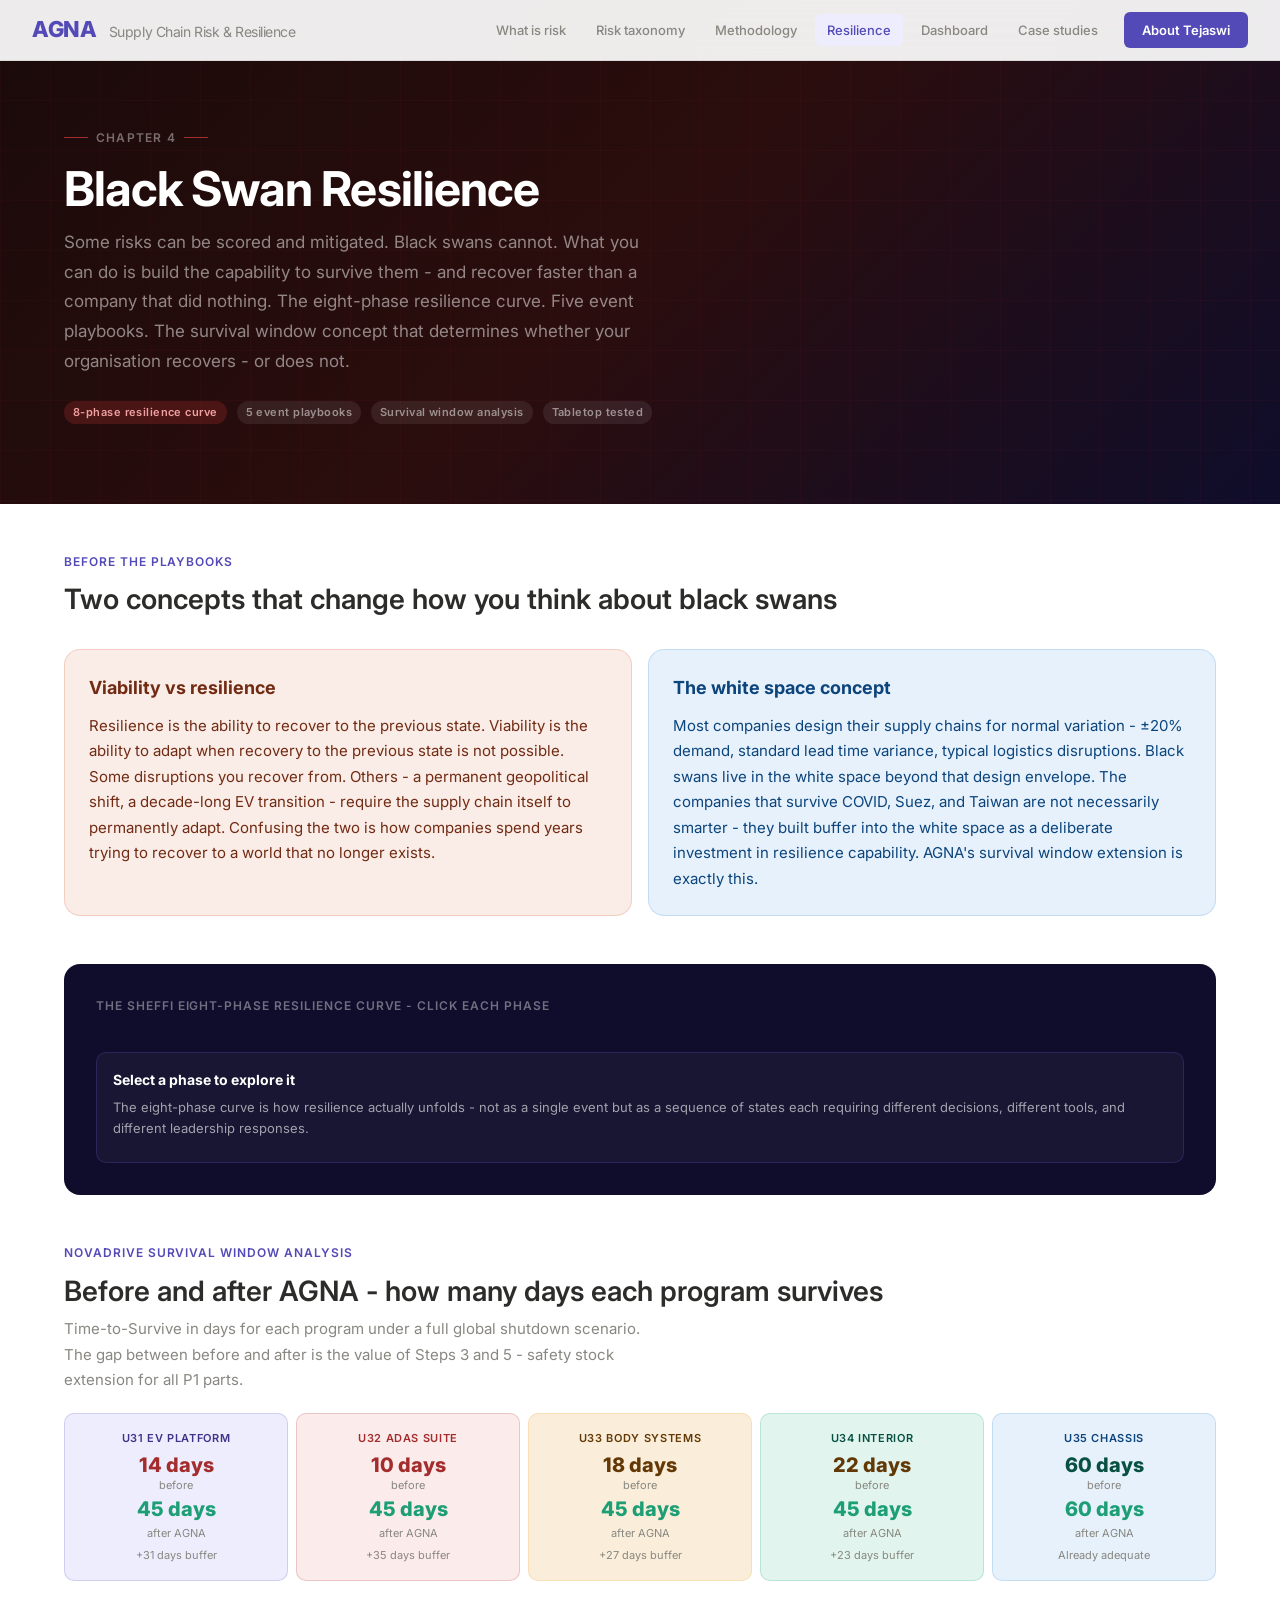
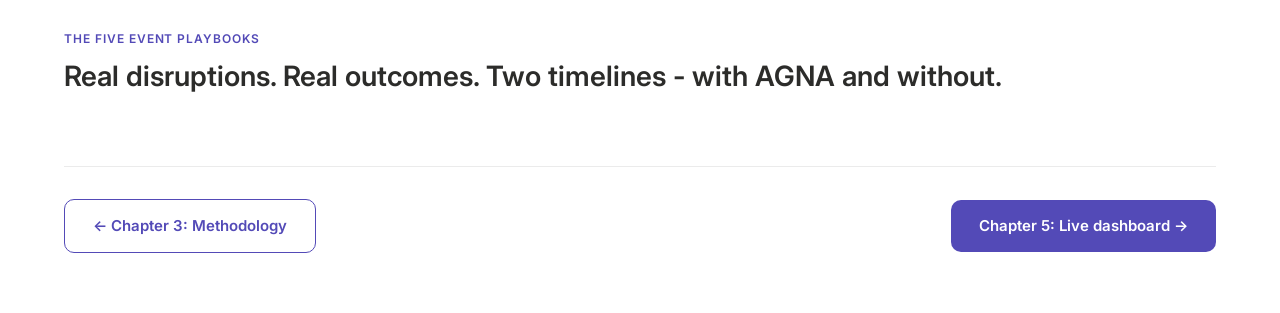
<file: resilience.html>
<!DOCTYPE html>
<html lang="en">
<head>
<meta charset="UTF-8">
<meta name="viewport" content="width=device-width, initial-scale=1.0">
<title>Black Swan Resilience - AGNA</title>
<link rel="preconnect" href="https://fonts.googleapis.com">
<link href="https://fonts.googleapis.com/css2?family=Inter:wght@300;400;500;600;700;800&display=swap" rel="stylesheet">
<link rel="stylesheet" href="style.css">
<style>
.chapter-hero{background:linear-gradient(135deg,#1A0A0A 0%,#2B0D0D 50%,#0F0D2B 100%);padding:120px 0 80px;position:relative;overflow:hidden;}
.chapter-hero::before{content:'';position:absolute;inset:0;background-image:linear-gradient(rgba(163,45,45,0.06) 1px,transparent 1px),linear-gradient(90deg,rgba(163,45,45,0.06) 1px,transparent 1px);background-size:50px 50px;}
.resilience-curve{background:#0F0D2B;border-radius:var(--radius-lg);padding:32px;margin-bottom:48px;position:relative;overflow:hidden;}
.curve-label{font-size:0.75rem;font-weight:600;letter-spacing:0.08em;text-transform:uppercase;color:rgba(255,255,255,0.4);margin-bottom:16px;}
.curve-phases{display:grid;grid-template-columns:repeat(8,1fr);gap:6px;margin-bottom:20px;}
.phase-card{background:rgba(255,255,255,0.04);border:1px solid rgba(255,255,255,0.08);border-radius:var(--radius-sm);padding:10px 8px;text-align:center;cursor:pointer;transition:var(--transition);}
.phase-card:hover,.phase-card.active{border-color:var(--purple);background:rgba(83,74,183,0.15);}
.phase-num{font-size:0.6875rem;font-weight:700;color:rgba(255,255,255,0.4);margin-bottom:4px;}
.phase-name{font-size:0.6875rem;color:rgba(255,255,255,0.7);line-height:1.3;font-weight:500;}
.phase-detail{background:rgba(255,255,255,0.04);border:1px solid rgba(83,74,183,0.3);border-radius:var(--radius-md);padding:16px;}
.phase-detail-title{font-size:0.875rem;font-weight:700;color:var(--white);margin-bottom:6px;}
.phase-detail-body{font-size:0.8125rem;color:rgba(255,255,255,0.6);line-height:1.6;}
.phase-detail-nova{font-size:0.8125rem;color:rgba(83,74,183,0.9);margin-top:8px;font-style:italic;}
.playbook-grid{display:grid;grid-template-columns:1fr;gap:20px;margin-bottom:48px;}
.playbook-card{border:1px solid var(--border);border-radius:var(--radius-lg);overflow:hidden;}
.playbook-header{display:flex;align-items:center;gap:16px;padding:20px 24px;cursor:pointer;transition:var(--transition);}
.playbook-header:hover{background:var(--gray-lt);}
.playbook-icon{width:48px;height:48px;border-radius:var(--radius-md);display:flex;align-items:center;justify-content:center;font-size:1.5rem;flex-shrink:0;}
.playbook-meta{flex:1;}
.playbook-event{font-size:0.6875rem;font-weight:700;letter-spacing:0.08em;text-transform:uppercase;margin-bottom:4px;}
.playbook-title{font-size:1.0625rem;font-weight:700;color:var(--gray-dk);}
.playbook-badges{display:flex;gap:6px;flex-wrap:wrap;margin-top:6px;}
.playbook-chevron{width:20px;height:20px;color:var(--gray);transition:transform 0.25s;}
.playbook-chevron.open{transform:rotate(180deg);}
.playbook-body{display:none;border-top:1px solid var(--border);}
.playbook-body.open{display:block;}
.timeline-comparison{display:grid;grid-template-columns:1fr 1fr;gap:16px;padding:24px;}
.tc-col{border-radius:var(--radius-md);padding:16px;}
.tc-col.without{background:var(--red-lt);border:1px solid rgba(163,45,45,0.2);}
.tc-col.with{background:var(--teal-lt);border:1px solid rgba(29,158,117,0.2);}
.tc-label{font-size:0.75rem;font-weight:700;letter-spacing:0.08em;text-transform:uppercase;margin-bottom:12px;}
.tc-col.without .tc-label{color:var(--red);}
.tc-col.with .tc-label{color:var(--teal-dk);}
.tc-event{display:flex;gap:10px;margin-bottom:8px;align-items:flex-start;}
.tc-day{font-size:0.6875rem;font-weight:700;width:50px;flex-shrink:0;padding-top:2px;}
.tc-col.without .tc-day{color:var(--red);}
.tc-col.with .tc-day{color:var(--teal-dk);}
.tc-what{font-size:0.8125rem;line-height:1.5;}
.tc-col.without .tc-what{color:var(--red);}
.tc-col.with .tc-what{color:var(--teal-dk);}
.playbook-signals{padding:0 24px 24px;}
.signal-label{font-size:0.75rem;font-weight:700;letter-spacing:0.06em;text-transform:uppercase;color:var(--gray);margin-bottom:8px;}
.signal-grid{display:flex;gap:8px;flex-wrap:wrap;}
.signal-tag{font-size:0.8125rem;padding:6px 12px;background:var(--amber-lt);color:var(--amber-dk);border-radius:var(--radius-sm);border:1px solid rgba(239,159,39,0.25);}
.survival-grid{display:grid;grid-template-columns:repeat(5,1fr);gap:8px;margin-bottom:48px;}
.survival-card{border-radius:var(--radius-md);padding:16px;text-align:center;}
.survival-program{font-size:0.6875rem;font-weight:600;letter-spacing:0.06em;text-transform:uppercase;margin-bottom:8px;}
.survival-before{font-size:1.25rem;font-weight:800;line-height:1;margin-bottom:2px;}
.survival-after{font-size:1.25rem;font-weight:800;line-height:1;margin-bottom:6px;}
.survival-label{font-size:0.6875rem;color:var(--gray);}
.concept-cards{display:grid;grid-template-columns:1fr 1fr;gap:16px;margin-bottom:48px;}
@media(max-width:768px){.curve-phases{grid-template-columns:repeat(4,1fr);}.timeline-comparison{grid-template-columns:1fr;}.survival-grid{grid-template-columns:1fr 1fr;}.concept-cards{grid-template-columns:1fr;}}
</style>
</head>
<body>
<nav class="nav">
  <div class="nav-inner">
    <a href="index.html" class="nav-logo">AGNA <span>Supply Chain Risk & Resilience</span></a>
    <div class="nav-links">
      <a href="what-is-risk.html" class="nav-link">What is risk</a>
      <a href="risk-taxonomy.html" class="nav-link">Risk taxonomy</a>
      <a href="methodology.html" class="nav-link">Methodology</a>
      <a href="resilience.html" class="nav-link active">Resilience</a>
      <a href="dashboard.html" class="nav-link">Dashboard</a>
      <a href="case-studies.html" class="nav-link">Case studies</a>
      <a href="about.html" class="nav-cta">About Tejaswi</a>
    </div>
  </div>
</nav>

<div class="chapter-hero">
  <div class="container" style="position:relative;z-index:2;">
    <div style="display:inline-flex;align-items:center;gap:8px;font-size:0.75rem;font-weight:600;letter-spacing:0.1em;text-transform:uppercase;color:rgba(255,255,255,0.4);margin-bottom:16px;">
      <span style="width:24px;height:1px;background:var(--red);display:inline-block;"></span>Chapter 4<span style="width:24px;height:1px;background:var(--red);display:inline-block;"></span>
    </div>
    <h1 class="headline" style="color:var(--white);margin-bottom:12px;">Black Swan Resilience</h1>
    <p class="body-lg" style="color:rgba(255,255,255,0.5);max-width:600px;margin-bottom:24px;">Some risks can be scored and mitigated. Black swans cannot. What you can do is build the capability to survive them - and recover faster than a company that did nothing. The eight-phase resilience curve. Five event playbooks. The survival window concept that determines whether your organisation recovers - or does not.</p>
    <div style="display:flex;gap:10px;flex-wrap:wrap;">
      <span class="badge" style="background:rgba(163,45,45,0.3);color:#F0A0A0;">8-phase resilience curve</span>
      <span class="badge" style="background:rgba(255,255,255,0.08);color:rgba(255,255,255,0.5);">5 event playbooks</span>
      <span class="badge" style="background:rgba(255,255,255,0.08);color:rgba(255,255,255,0.5);">Survival window analysis</span>
      <span class="badge" style="background:rgba(255,255,255,0.08);color:rgba(255,255,255,0.5);">Tabletop tested</span>
    </div>
  </div>
</div>

<div class="section-sm" style="padding-top:48px;">
<div class="container">

<!-- Key concepts -->
<div class="section-header" style="text-align:left;margin-bottom:32px;">
  <div class="label section-eyebrow">Before the playbooks</div>
  <h2 class="title" style="margin-bottom:8px;">Two concepts that change how you think about black swans</h2>
</div>

<div class="concept-cards">
  <div style="background:var(--coral-lt);border:1px solid rgba(216,90,48,0.2);border-radius:var(--radius-lg);padding:24px;">
    <div style="font-size:1.125rem;font-weight:700;color:var(--coral-dk);margin-bottom:10px;">Viability vs resilience</div>
    <div style="font-size:0.9375rem;color:var(--coral-dk);line-height:1.7;">Resilience is the ability to recover to the previous state. Viability is the ability to adapt when recovery to the previous state is not possible. Some disruptions you recover from. Others - a permanent geopolitical shift, a decade-long EV transition - require the supply chain itself to permanently adapt. Confusing the two is how companies spend years trying to recover to a world that no longer exists.</div>
  </div>
  <div style="background:var(--blue-lt);border:1px solid rgba(55,138,221,0.2);border-radius:var(--radius-lg);padding:24px;">
    <div style="font-size:1.125rem;font-weight:700;color:var(--blue-dk);margin-bottom:10px;">The white space concept</div>
    <div style="font-size:0.9375rem;color:var(--blue-dk);line-height:1.7;">Most companies design their supply chains for normal variation - ±20% demand, standard lead time variance, typical logistics disruptions. Black swans live in the white space beyond that design envelope. The companies that survive COVID, Suez, and Taiwan are not necessarily smarter - they built buffer into the white space as a deliberate investment in resilience capability. AGNA's survival window extension is exactly this.</div>
  </div>
</div>

<!-- Resilience curve -->
<div class="resilience-curve fade-up">
  <div class="curve-label">The Sheffi Eight-Phase Resilience Curve - click each phase</div>
  <div class="curve-phases" id="curvePhases"></div>
  <div class="phase-detail" id="phaseDetail">
    <div class="phase-detail-title" id="phaseTitle">Select a phase to explore it</div>
    <div class="phase-detail-body" id="phaseBody">The eight-phase curve is how resilience actually unfolds - not as a single event but as a sequence of states each requiring different decisions, different tools, and different leadership responses.</div>
    <div class="phase-detail-nova" id="phaseNova"></div>
  </div>
</div>

<!-- Survival window -->
<div style="margin-bottom:48px;">
  <div class="section-header" style="text-align:left;margin-bottom:20px;">
    <div class="label section-eyebrow">NovaDrive survival window analysis</div>
    <h2 class="title">Before and after AGNA - how many days each program survives</h2>
    <p class="body-md text-gray" style="max-width:600px;margin-top:8px;">Time-to-Survive in days for each program under a full global shutdown scenario. The gap between before and after is the value of Steps 3 and 5 - safety stock extension for all P1 parts.</p>
  </div>
  <div class="survival-grid">
    <div class="survival-card" style="background:var(--purple-lt);border:1px solid rgba(83,74,183,0.2);">
      <div class="survival-program" style="color:var(--purple-dk);">U31 EV Platform</div>
      <div class="survival-before" style="color:var(--red);">14 days</div>
      <div style="font-size:0.6875rem;color:var(--gray);margin-bottom:4px;">before</div>
      <div class="survival-after" style="color:var(--teal);">45 days</div>
      <div style="font-size:0.6875rem;color:var(--gray);margin-bottom:4px;">after AGNA</div>
      <div class="survival-label">+31 days buffer</div>
    </div>
    <div class="survival-card" style="background:var(--red-lt);border:1px solid rgba(163,45,45,0.2);">
      <div class="survival-program" style="color:var(--red);">U32 ADAS Suite</div>
      <div class="survival-before" style="color:var(--red);">10 days</div>
      <div style="font-size:0.6875rem;color:var(--gray);margin-bottom:4px;">before</div>
      <div class="survival-after" style="color:var(--teal);">45 days</div>
      <div style="font-size:0.6875rem;color:var(--gray);margin-bottom:4px;">after AGNA</div>
      <div class="survival-label">+35 days buffer</div>
    </div>
    <div class="survival-card" style="background:var(--amber-lt);border:1px solid rgba(239,159,39,0.2);">
      <div class="survival-program" style="color:var(--amber-dk);">U33 Body Systems</div>
      <div class="survival-before" style="color:var(--amber-dk);">18 days</div>
      <div style="font-size:0.6875rem;color:var(--gray);margin-bottom:4px;">before</div>
      <div class="survival-after" style="color:var(--teal);">45 days</div>
      <div style="font-size:0.6875rem;color:var(--gray);margin-bottom:4px;">after AGNA</div>
      <div class="survival-label">+27 days buffer</div>
    </div>
    <div class="survival-card" style="background:var(--teal-lt);border:1px solid rgba(29,158,117,0.2);">
      <div class="survival-program" style="color:var(--teal-dk);">U34 Interior</div>
      <div class="survival-before" style="color:var(--amber-dk);">22 days</div>
      <div style="font-size:0.6875rem;color:var(--gray);margin-bottom:4px;">before</div>
      <div class="survival-after" style="color:var(--teal);">45 days</div>
      <div style="font-size:0.6875rem;color:var(--gray);margin-bottom:4px;">after AGNA</div>
      <div class="survival-label">+23 days buffer</div>
    </div>
    <div class="survival-card" style="background:var(--blue-lt);border:1px solid rgba(55,138,221,0.2);">
      <div class="survival-program" style="color:var(--blue-dk);">U35 Chassis</div>
      <div class="survival-before" style="color:var(--teal-dk);">60 days</div>
      <div style="font-size:0.6875rem;color:var(--gray);margin-bottom:4px;">before</div>
      <div class="survival-after" style="color:var(--teal);">60 days</div>
      <div style="font-size:0.6875rem;color:var(--gray);margin-bottom:4px;">after AGNA</div>
      <div class="survival-label">Already adequate</div>
    </div>
  </div>
</div>

<!-- Five playbooks -->
<div class="section-header" style="text-align:left;margin-bottom:24px;">
  <div class="label section-eyebrow">The five event playbooks</div>
  <h2 class="title">Real disruptions. Real outcomes. Two timelines - with AGNA and without.</h2>
</div>

<div class="playbook-grid" id="playbookGrid"></div>

<div style="display:flex;justify-content:space-between;align-items:center;padding-top:32px;border-top:1px solid var(--border);flex-wrap:wrap;gap:16px;">
  <a href="methodology.html" class="btn btn-ghost">← Chapter 3: Methodology</a>
  <a href="dashboard.html" class="btn btn-primary">Chapter 5: Live dashboard →</a>
</div>

</div>
</div>

<script src="main.js"></script>
<script>
const PHASES = [
  {name:"Preparation",body:"Building resilience capability before any disruption occurs. Safety stock extended. Alternates qualified. Playbooks written. Tabletop exercises run. Governance pre-authorised. This is the only phase where investment is cheap - everything costs more once the event starts.",nova:"NovaDrive in preparation phase: TTS extended to 45 days across all P1 parts. Korean ECU alternate qualification 40% complete. Three playbooks tabletop-tested."},
  {name:"Detection",body:"Identifying the first signal that a disruption is imminent or beginning. The quality of detection determines everything that follows. Early detection = weeks to act. Late detection = hours to react.",nova:"Taiwan playbook trigger: CSIS Taiwan Strait index above 6.5. Fab outage report from Hsinchu. Lead time increase above 15%. Any of these activates the response chain immediately."},
  {name:"Response escalation",body:"Activating the pre-built governance and communication chain. Who calls whom, in what order, with what authority to act. Pre-authorised budgets mean the decision to act is already made - execution is all that remains.",nova:"NovaDrive response escalation: Risk analyst alerts VP Supply Chain within 2 hours. VP activates pre-authorised air freight and inventory allocation. COO notified. Board informed within 24 hours."},
  {name:"Initial impact",body:"First effects reaching production and logistics. Inventory starts drawing down. Alternate sourcing activated. Customer communication initiated if delivery risk is real.",nova:"Day 6: NovaDrive TTS countdown begins for ADAS Suite (10 days before). Air freight from Korean alternate: first shipment in transit. Customer notification protocol activated."},
  {name:"Full impact",body:"Peak disruption. Maximum revenue loss. All response protocols fully active. The question is no longer 'can we prevent it' but 'how fast can we recover.' Survival window determines the answer.",nova:"Day 14: 2 of 5 programs drawing on emergency safety stock. Korean alternate at 30% supply coverage. Demand shaping activated - prioritise EV Platform over Body Systems."},
  {name:"Stabilisation",body:"Disruption contained. Recovery path identified. Resources committed. The acute phase is over; the recovery phase begins. Leadership communication shifts from crisis to timeline.",nova:"Day 30: Korean alternate at 60% coverage. Safety stock holding for 15 more days. Stabilisation declared. Recovery timeline communicated to customers: full supply by Day 60."},
  {name:"Recovery",body:"Supply restoring, production ramping back to normal. New alternates being qualified permanently. The temporary emergency response converting to structural resilience.",nova:"Day 60: Korean alternate at 95% coverage. TTS rebuilt to 45 days across all programs. German alternate qualification initiated for second source. Revenue recovery: 85% of program revenue restored."},
  {name:"New normal",body:"Post-disruption adaptation. Lessons captured in the near-miss register. Resilience playbook updated. Risk register refreshed. The system is stronger than before the event because the event revealed gaps that preparation had missed.",nova:"Day 90: Full review completed. 3 gaps in the Taiwan playbook identified and closed. Korean alternate formally added to AVL. Playbook retested. Maturity assessment: Level 3 → Level 4 on resilience capability."}
];

const phaseContainer = document.getElementById('curvePhases');
PHASES.forEach((ph, i) => {
  const card = document.createElement('div');
  card.className = 'phase-card';
  card.innerHTML = `<div class="phase-num">${i+1}</div><div class="phase-name">${ph.name}</div>`;
  card.onclick = () => {
    document.querySelectorAll('.phase-card').forEach(c => c.classList.remove('active'));
    card.classList.add('active');
    document.getElementById('phaseTitle').textContent = `Phase ${i+1} - ${ph.name}`;
    document.getElementById('phaseBody').textContent = ph.body;
    document.getElementById('phaseNova').textContent = 'NovaDrive: ' + ph.nova;
  };
  phaseContainer.appendChild(card);
});

const PLAYBOOKS = [
  {
    event:"COVID-19 · 2020",title:"Pandemic and systemic global disruption",
    icon:"🦠",color:var(--red),iconBg:"rgba(163,45,45,0.1)",eventColor:var(--red),
    badges:["Black swan","Global simultaneous","All industries"],
    signals:["WHO emergency committee declaration","Novel pathogen reports with human transmission","Supply disruption reports from Chinese manufacturers","Cross-border shipping restrictions in 2+ major trade lanes"],
    without:[
      {day:"Day 3",what:"Supplier in Wuhan region confirms closure. No pre-built protocol. Emergency meeting called."},
      {day:"Day 10",what:"3 of 5 programs drawing on safety stock. TTS: 10–18 days for shortest programs."},
      {day:"Day 18",what:"ADAS Suite halts - TTS exhausted. $1.37M/day revenue loss begins."},
      {day:"Day 25",what:"EV Platform halts - $2.75M/day. Body Systems within 3 days."},
      {day:"Day 90",what:"Total production loss: $180M+. No alternate sources available. Recovery timeline unknown."}
    ],
    with:[
      {day:"Day 3",what:"WHO emergency declaration triggers playbook. Pre-authorised protocols activate immediately."},
      {day:"Day 10",what:"Safety stock (45 days for all P1 parts) covers all programs. Demand shaping initiated - prioritise EV Platform."},
      {day:"Day 30",what:"All 5 programs still running on extended safety stock. Alternate sourcing from approved geographic alternates active."},
      {day:"Day 45",what:"Partial supply from alternates covering 60% of demand. Programs continuing at reduced rate."},
      {day:"Day 90",what:"Revenue protected: $240M vs no-AGNA scenario. Alternate sources now permanent. System stronger."}
    ]
  },
  {
    event:"Suez Canal · March 2021",title:"Logistics network disruption - single ship, $9B/day",
    icon:"🚢",color:"#0C447C",iconBg:"rgba(55,138,221,0.1)",eventColor:"#0C447C",
    badges:["P1 logistics","Sudden onset","6 days"],
    signals:["Ever Given grounded - port congestion indices spike within hours","Shipping lane monitoring: Suez transit halted","Air freight demand surge - rates increasing rapidly","Multiple OEMs flagging semiconductor and component delays"],
    without:[
      {day:"Day 1",what:"Canal blockage news confirmed. No pre-approved alternate route. Emergency logistics review called."},
      {day:"Day 2",what:"Air freight option identified. Approval process begins - procurement, finance, COO."},
      {day:"Day 5",what:"Air freight approved. First shipment ordered. 4 days of TTS burned waiting for approval."},
      {day:"Day 7",what:"Air freight arrives. ADAS ECU TTS: 7 days remaining. Near-miss. $5.5M exposure window."},
      {day:"Day 10",what:"Normal sea route restored. Damage: $5.5M expedite costs. No production halt - barely."}
    ],
    with:[
      {day:"Day 1",what:"Canal blockage news triggers logistics playbook. Air freight pre-authorised. Order placed within 4 hours."},
      {day:"Day 2",what:"Air freight from Taipei confirmed. 3-day delivery. TTS still comfortable at 12 days."},
      {day:"Day 4",what:"Air freight arrives. Safety maintained. Normal route still blocked."},
      {day:"Day 6",what:"Canal opens. Normal route restored. Total cost: $380K air freight premium. Zero production impact."},
      {day:"Day 10",what:"Playbook reviewed. One gap identified: single alternate freight forwarder. Second pre-approved. System improved."}
    ]
  },
  {
    event:"Japan Earthquake · March 2011",title:"Natural disaster at critical Tier 2 supplier",
    icon:"🌊",color:"#378ADD",iconBg:"rgba(55,138,221,0.1)",eventColor:"#378ADD",
    badges:["P1 supplier","Zero warning","Tier 2 cascade"],
    signals:["Japan seismic monitoring elevated","Previous earthquakes in Tōhoku region - historical pattern","Nagoya Resin KK facility BCP audit: backup power only 8 hours","Geographic concentration: 4 NovaDrive suppliers within 200km of fault zone"],
    without:[
      {day:"Day 0",what:"Earthquake and tsunami. Nagoya Resin KK facility destroyed. Zero warning."},
      {day:"Day 5",what:"Nagoya confirmed offline. 6 Tier 1 suppliers halt resin deliveries to NovaDrive."},
      {day:"Day 21",what:"NovaDrive TTS exhausted on resin-dependent parts. All 5 programs halt."},
      {day:"Day 45",what:"No qualified alternate. German resin supplier qualification initiated. TTR estimate: 112 days from today."},
      {day:"Day 112",what:"German alternate at partial capacity. Revenue loss: $792M. Recovery: 10+ months."}
    ],
    with:[
      {day:"Day 0",what:"Earthquake. Nagoya offline. Playbook activated immediately - pre-authorised."},
      {day:"Day 5",what:"German alternate (pre-identified through sub-tier disclosure) contacted. Emergency qualification initiated."},
      {day:"Day 21",what:"Safety stock (45 days) holds all programs. German alternate qualification at 40% - on track."},
      {day:"Day 30",what:"German alternate: first emergency shipment at 35% capacity. Production maintained at reduced rate."},
      {day:"Day 90",what:"German alternate at full capacity. Revenue protected: $300M vs no-AGNA. Nagoya replaced permanently."}
    ]
  },
  {
    event:"Taiwan Semiconductor · 2021",title:"Geopolitical supply shock - the risk NovaDrive already paid for",
    icon:"💡",color:"#534AB7",iconBg:"rgba(83,74,183,0.1)",eventColor:"#534AB7",
    badges:["Black swan","18-month signals","Geopolitical"],
    signals:["CSIS Taiwan Strait tension index rising for 18 months","US Congress export control discussions - trade press coverage","Industry analyst reports: semiconductor concentration risk flagged 3 times","Taiwan fabrication lead times increasing 20% above baseline"],
    without:[
      {day:"Month -18",what:"Signals in trade press. No monitoring system watching for them. Nobody flags them internally."},
      {day:"Day 0",what:"Disruption hits. Taiwan ECU Corp offline. No alternate. TTR: 180 days. TTS: 14 days."},
      {day:"Day 14",what:"ADAS Suite halts. EV Platform within 2 days. 4 of 5 programs stopped."},
      {day:"Day 90",what:"Korean alternate qualification initiated. TTR from today: 90 days. Revenue loss so far: $180M."},
      {day:"Day 180",what:"Korean alternate operational. Revenue loss total: $360M. System unchanged - same risk remains."}
    ],
    with:[
      {day:"Month -18",what:"CSIS index trigger fires. Taiwan playbook preparation phase activated. Korean ECU qualification initiated."},
      {day:"Month -6",what:"Korean alternate at 40% qualification progress. Safety stock extended to 45 days on all Taiwan-sourced parts."},
      {day:"Day 0",what:"Disruption hits. Playbook activates. Korean alternate at 70% qualification. Safety stock buys 45 days."},
      {day:"Day 30",what:"Korean alternate at 85% - full capacity by Day 45. All programs maintained through safety stock."},
      {day:"Day 45",what:"Korean alternate fully operational. Zero production halt. Revenue protected: $180M. German alternate next."}
    ]
  },
  {
    event:"Strait of Hormuz · Ongoing",title:"Persistent logistics and energy geopolitical risk",
    icon:"⚓",color:"#085041",iconBg:"rgba(29,158,117,0.1)",eventColor:"#085041",
    badges:["Ongoing","Energy + logistics","20% global oil"],
    signals:["Houthi shipping attacks - persistent and escalating","Iranian naval exercises in Strait","US-Iran diplomatic breakdown","Oil price above $95/barrel for 30+ consecutive days"],
    without:[
      {day:"Ongoing",what:"Risk present for years. Not on any register. No alternate routes planned. No energy risk assessment done."},
      {day:"Escalation",what:"Hormuz closure announced. Components from Middle East and Asian transits delayed 14+ days. No pre-approved alternate."},
      {day:"Week 2",what:"Emergency routing review. Cape of Good Hope alternate adds 14 days + 35% cost premium."},
      {day:"Week 6",what:"Energy price spike impacts all supplier margins. 3 P2 suppliers request emergency price relief. Unplanned."},
      {day:"Month 3",what:"Operations stabilised but reactive throughout. $8M in unplanned expedite and energy surcharge costs."}
    ],
    with:[
      {day:"Ongoing",what:"Hormuz on persistent monitoring list. Alternate routes pre-approved. Energy risk formally assessed. P1 flag for battery assembly."},
      {day:"Escalation",what:"Escalation trigger fires. Cape of Good Hope alternate activated within 24 hours. Pre-authorised."},
      {day:"Week 2",what:"All P1 components rerouted. Lead time premium: 14 days absorbed by 45-day safety stock buffer. Zero production impact."},
      {day:"Week 6",what:"Energy price surge: supplier support protocol activates for 3 P2 suppliers at risk. Pre-agreed terms - no negotiation needed."},
      {day:"Month 3",what:"Operations uninterrupted. Alternate route costs: $1.2M vs $8M no-AGNA scenario. Playbook updated."}
    ]
  }
];

const grid = document.getElementById('playbookGrid');
PLAYBOOKS.forEach((pb, idx) => {
  const card = document.createElement('div');
  card.className = 'playbook-card fade-up';
  const badgesHtml = pb.badges.map(b => `<span class="badge badge-gray">${b}</span>`).join('');
  const signalsHtml = pb.signals.map(s => `<div class="signal-tag">${s}</div>`).join('');
  const withoutHtml = pb.without.map(e => `<div class="tc-event"><div class="tc-day">${e.day}</div><div class="tc-what">${e.what}</div></div>`).join('');
  const withHtml = pb.with.map(e => `<div class="tc-event"><div class="tc-day">${e.day}</div><div class="tc-what">${e.what}</div></div>`).join('');

  card.innerHTML = `
    <div class="playbook-header" onclick="togglePlaybook(this)">
      <div class="playbook-icon" style="background:${pb.iconBg};font-size:1.5rem;">${pb.icon}</div>
      <div class="playbook-meta">
        <div class="playbook-event" style="color:${pb.eventColor};">${pb.event}</div>
        <div class="playbook-title">${pb.title}</div>
        <div class="playbook-badges">${badgesHtml}</div>
      </div>
      <svg class="playbook-chevron" viewBox="0 0 20 20" fill="none">
        <path d="M5 7l5 5 5-5" stroke="currentColor" stroke-width="1.5" stroke-linecap="round"/>
      </svg>
    </div>
    <div class="playbook-body">
      <div class="playbook-signals">
        <div class="signal-label">Early warning signals - detectable before impact</div>
        <div class="signal-grid">${signalsHtml}</div>
      </div>
      <div class="timeline-comparison">
        <div class="tc-col without">
          <div class="tc-label">Without AGNA</div>
          ${withoutHtml}
        </div>
        <div class="tc-col with">
          <div class="tc-label">With AGNA</div>
          ${withHtml}
        </div>
      </div>
    </div>`;
  grid.appendChild(card);
});

function togglePlaybook(header) {
  const body = header.nextElementSibling;
  const chevron = header.querySelector('.playbook-chevron');
  const isOpen = body.classList.contains('open');
  body.classList.toggle('open', !isOpen);
  chevron.classList.toggle('open', !isOpen);
}

// Re-observe for animations
setTimeout(() => {
  document.querySelectorAll('.fade-up:not(.observed)').forEach(el => {
    el.classList.add('observed');
    const obs = new IntersectionObserver(e => e.forEach(en => { if(en.isIntersecting) en.target.classList.add('visible'); }), {threshold:0.05});
    obs.observe(el);
  });
}, 100);
</script>
</body>
</html>
</file>
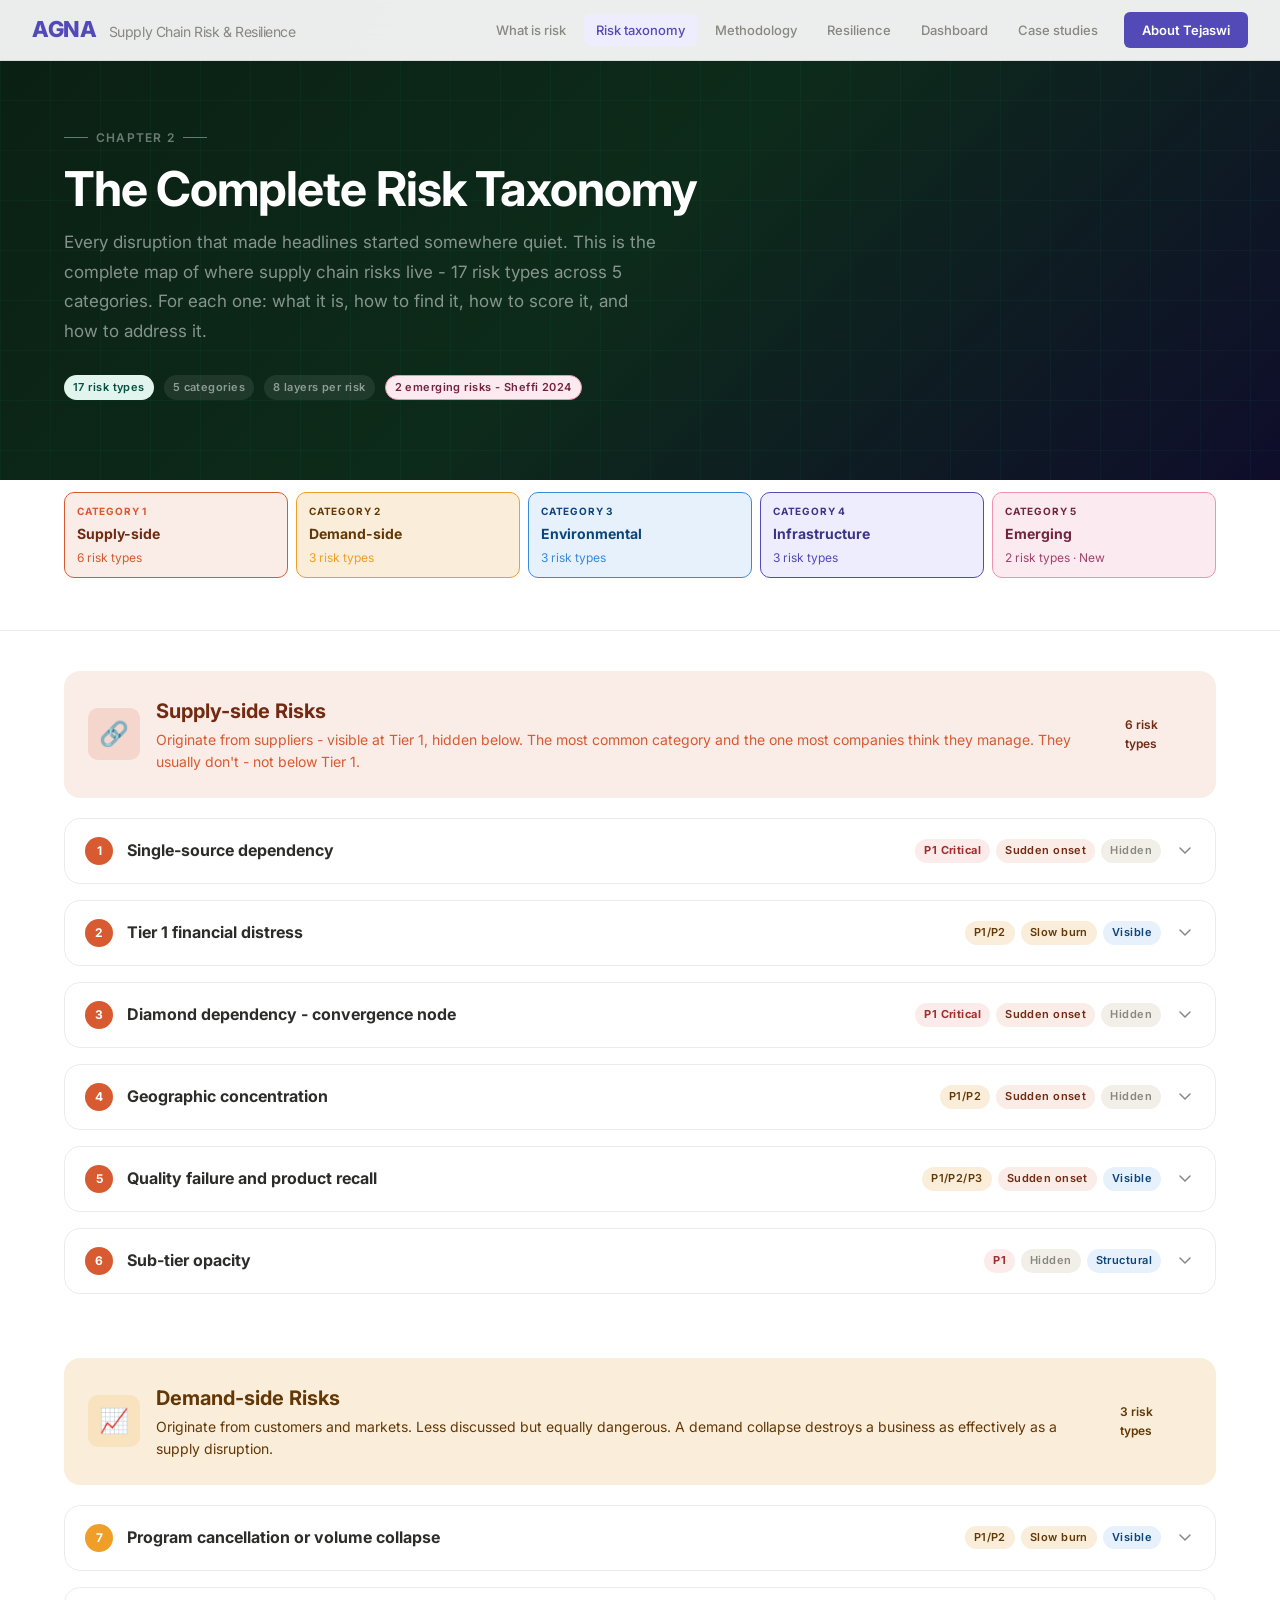
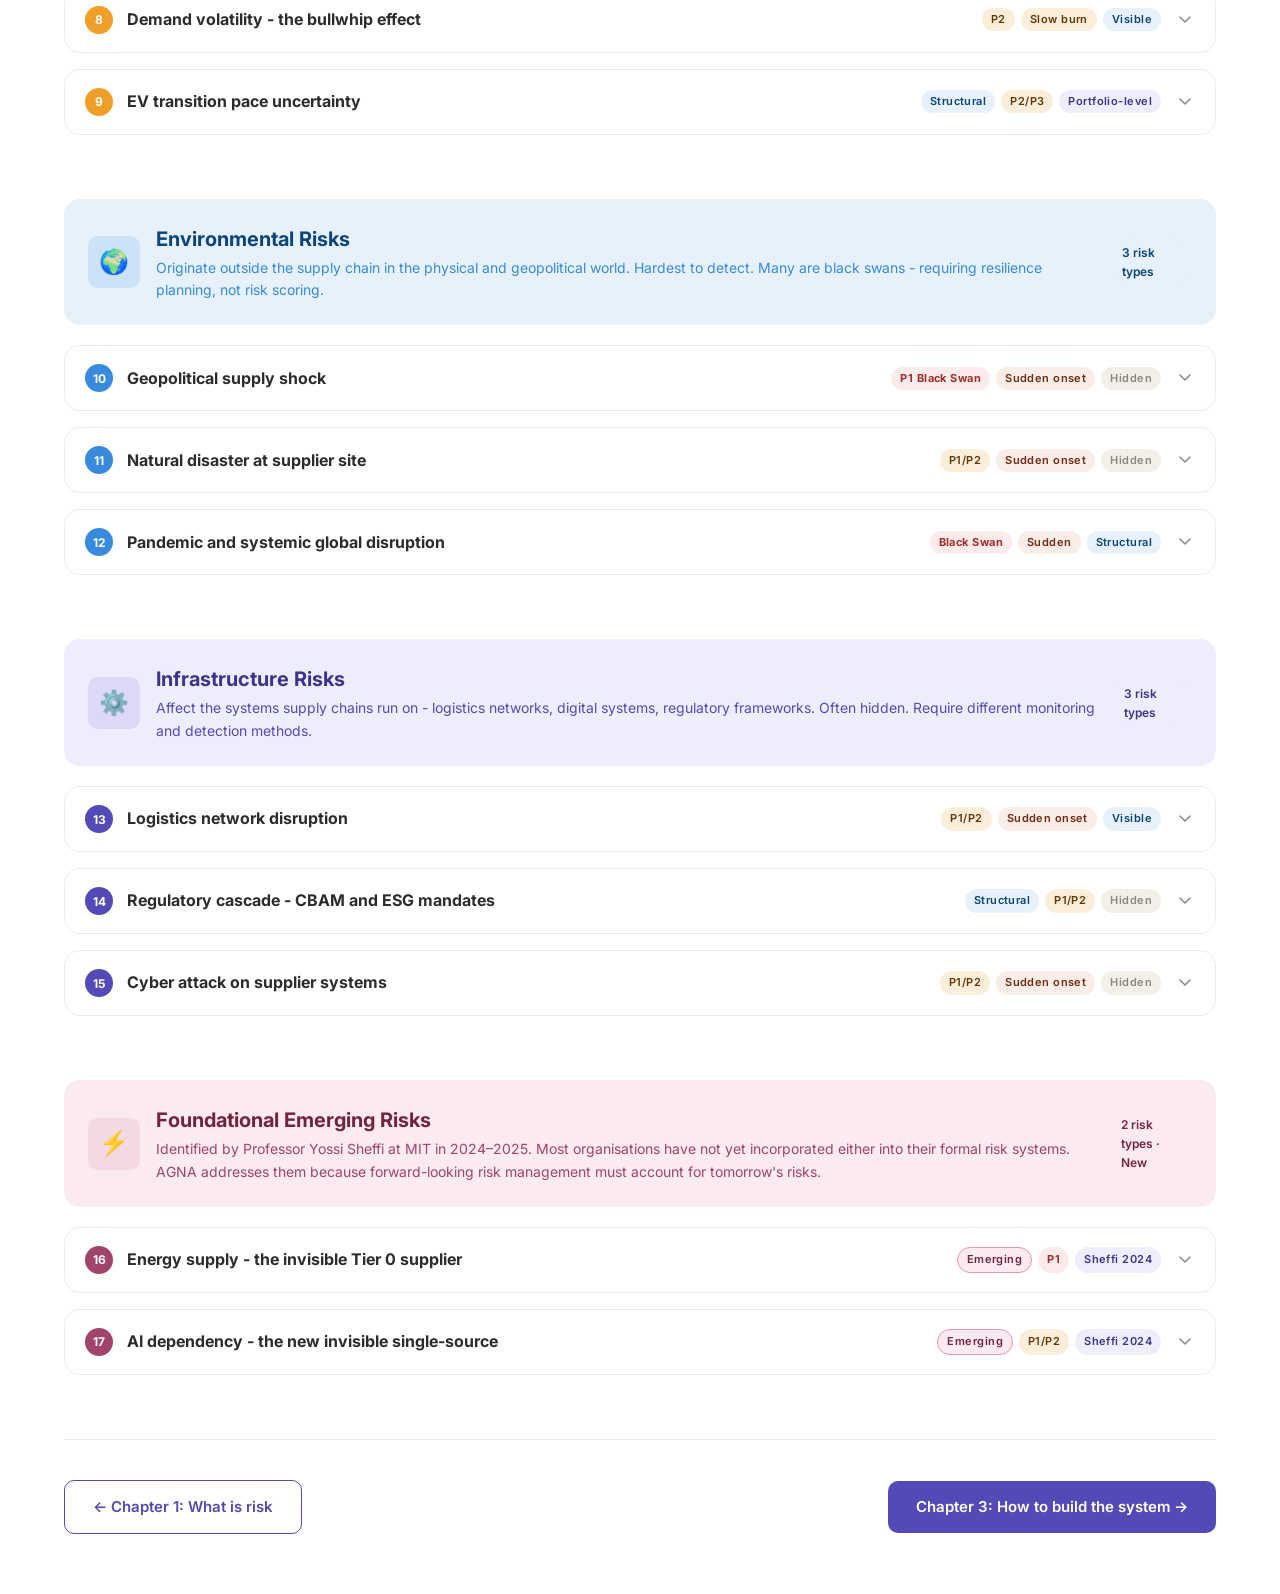
<file: risk-taxonomy.html>
<!DOCTYPE html>
<html lang="en">
<head>
<meta charset="UTF-8">
<meta name="viewport" content="width=device-width, initial-scale=1.0">
<title>Risk Taxonomy - AGNA</title>
<link rel="preconnect" href="https://fonts.googleapis.com">
<link href="https://fonts.googleapis.com/css2?family=Inter:wght@300;400;500;600;700;800&display=swap" rel="stylesheet">
<link rel="stylesheet" href="style.css">
<style>
.chapter-hero{background:linear-gradient(135deg,#0A1F12 0%,#0D2B1A 50%,#0F0D2B 100%);padding:120px 0 80px;position:relative;overflow:hidden;}
.chapter-hero::before{content:'';position:absolute;inset:0;background-image:linear-gradient(rgba(29,158,117,0.06) 1px,transparent 1px),linear-gradient(90deg,rgba(29,158,117,0.06) 1px,transparent 1px);background-size:50px 50px;}
.chapter-hero-inner{position:relative;z-index:2;}
.cat-grid{display:grid;grid-template-columns:repeat(5,1fr);gap:8px;margin-bottom:40px;}
.cat-pill{padding:10px 12px;border-radius:var(--radius-md);cursor:pointer;border:1.5px solid transparent;transition:var(--transition);text-decoration:none;display:block;}
.cat-pill:hover{transform:translateY(-2px);}
.cat-pill.active{border-width:1.5px;}
.cat-num{font-size:0.625rem;font-weight:700;letter-spacing:0.08em;text-transform:uppercase;margin-bottom:4px;}
.cat-name{font-size:0.875rem;font-weight:700;margin-bottom:2px;}
.cat-count{font-size:0.75rem;}
.risk-section{margin-bottom:64px;scroll-margin-top:120px;}
.risk-section-header{display:flex;align-items:center;gap:16px;padding:24px;border-radius:var(--radius-lg);margin-bottom:20px;cursor:pointer;}
.risk-section-icon{width:52px;height:52px;border-radius:var(--radius-md);display:flex;align-items:center;justify-content:center;font-size:1.5rem;flex-shrink:0;}
.risk-section-title{font-size:1.25rem;font-weight:700;}
.risk-section-sub{font-size:0.875rem;margin-top:2px;}
.risk-section-count{margin-left:auto;font-size:0.75rem;font-weight:600;padding:4px 10px;border-radius:20px;}
.risk-card{border:1px solid var(--border);border-radius:var(--radius-lg);overflow:hidden;margin-bottom:16px;}
.risk-card-header{display:flex;align-items:center;gap:14px;padding:18px 20px;cursor:pointer;transition:var(--transition);}
.risk-card-header:hover{background:var(--gray-lt);}
.risk-card-num{width:28px;height:28px;border-radius:50%;display:flex;align-items:center;justify-content:center;font-size:0.75rem;font-weight:700;color:var(--white);flex-shrink:0;}
.risk-card-title{font-size:1rem;font-weight:700;color:var(--gray-dk);flex:1;}
.risk-card-badges{display:flex;gap:6px;flex-wrap:wrap;}
.risk-card-chevron{width:20px;height:20px;color:var(--gray);transition:transform 0.25s;flex-shrink:0;}
.risk-card-chevron.open{transform:rotate(180deg);}
.risk-card-body{display:none;border-top:1px solid var(--border);}
.risk-card-body.open{display:block;}
.risk-layers{display:grid;grid-template-columns:1fr 1fr;gap:0;}
.risk-layer{padding:16px 20px;border-right:1px solid var(--border);border-bottom:1px solid var(--border);}
.risk-layer:nth-child(even){border-right:none;}
.risk-layer:nth-last-child(-n+2){border-bottom:none;}
.risk-layer-label{font-size:0.6875rem;font-weight:700;letter-spacing:0.08em;text-transform:uppercase;color:var(--gray);margin-bottom:6px;}
.risk-layer-body{font-size:0.875rem;color:var(--gray-dk);line-height:1.6;}
.nova-strip{background:var(--purple-lt);border-top:1px solid rgba(83,74,183,0.15);padding:14px 20px;display:flex;gap:10px;align-items:flex-start;}
.nova-strip-label{font-size:0.6875rem;font-weight:700;letter-spacing:0.08em;text-transform:uppercase;color:var(--purple);flex-shrink:0;padding-top:2px;}
.nova-strip-body{font-size:0.875rem;color:var(--purple-dk);line-height:1.55;}
.emerging-badge{display:inline-flex;align-items:center;gap:4px;font-size:0.625rem;font-weight:700;padding:2px 8px;border-radius:20px;background:#FBEAF0;color:#72243E;border:1px solid #ED93B1;margin-left:8px;}
.sticky-filter{position:sticky;top:60px;z-index:50;background:rgba(255,255,255,0.96);backdrop-filter:blur(12px);border-bottom:1px solid var(--border);padding:12px 0;}
@media(max-width:768px){.cat-grid{grid-template-columns:1fr 1fr;}.risk-layers{grid-template-columns:1fr;}.risk-layer{border-right:none;}.risk-layer:nth-last-child(-n+2){border-bottom:1px solid var(--border);}.risk-layer:last-child{border-bottom:none;}}
</style>
</head>
<body>
<nav class="nav">
  <div class="nav-inner">
    <a href="index.html" class="nav-logo">AGNA <span>Supply Chain Risk & Resilience</span></a>
    <div class="nav-links">
      <a href="what-is-risk.html" class="nav-link">What is risk</a>
      <a href="risk-taxonomy.html" class="nav-link active">Risk taxonomy</a>
      <a href="methodology.html" class="nav-link">Methodology</a>
      <a href="resilience.html" class="nav-link">Resilience</a>
      <a href="dashboard.html" class="nav-link">Dashboard</a>
      <a href="case-studies.html" class="nav-link">Case studies</a>
      <a href="about.html" class="nav-cta">About Tejaswi</a>
    </div>
  </div>
</nav>

<div class="chapter-hero">
  <div class="container chapter-hero-inner">
    <div style="display:inline-flex;align-items:center;gap:8px;font-size:0.75rem;font-weight:600;letter-spacing:0.1em;text-transform:uppercase;color:rgba(255,255,255,0.4);margin-bottom:16px;">
      <span style="width:24px;height:1px;background:var(--teal);display:inline-block;"></span>Chapter 2<span style="width:24px;height:1px;background:var(--teal);display:inline-block;"></span>
    </div>
    <h1 class="headline" style="color:var(--white);margin-bottom:12px;">The Complete Risk Taxonomy</h1>
    <p class="body-lg" style="color:rgba(255,255,255,0.5);max-width:600px;margin-bottom:28px;">Every disruption that made headlines started somewhere quiet. This is the complete map of where supply chain risks live - 17 risk types across 5 categories. For each one: what it is, how to find it, how to score it, and how to address it.</p>
    <div style="display:flex;gap:10px;flex-wrap:wrap;">
      <span class="badge badge-teal">17 risk types</span>
      <span class="badge" style="background:rgba(255,255,255,0.08);color:rgba(255,255,255,0.5);">5 categories</span>
      <span class="badge" style="background:rgba(255,255,255,0.08);color:rgba(255,255,255,0.5);">8 layers per risk</span>
      <span class="badge badge-new">2 emerging risks - Sheffi 2024</span>
    </div>
  </div>
</div>

<!-- Sticky category filter -->
<div class="sticky-filter">
  <div class="container">
    <div class="cat-grid">
      <a href="#supply" class="cat-pill" style="background:var(--coral-lt);border-color:var(--coral);">
        <div class="cat-num" style="color:var(--coral);">Category 1</div>
        <div class="cat-name" style="color:var(--coral-dk);">Supply-side</div>
        <div class="cat-count" style="color:var(--coral);">6 risk types</div>
      </a>
      <a href="#demand" class="cat-pill" style="background:var(--amber-lt);border-color:var(--amber);">
        <div class="cat-num" style="color:var(--amber-dk);">Category 2</div>
        <div class="cat-name" style="color:var(--amber-dk);">Demand-side</div>
        <div class="cat-count" style="color:var(--amber);">3 risk types</div>
      </a>
      <a href="#environmental" class="cat-pill" style="background:var(--blue-lt);border-color:var(--blue);">
        <div class="cat-num" style="color:var(--blue-dk);">Category 3</div>
        <div class="cat-name" style="color:var(--blue-dk);">Environmental</div>
        <div class="cat-count" style="color:var(--blue);">3 risk types</div>
      </a>
      <a href="#infrastructure" class="cat-pill" style="background:var(--purple-lt);border-color:var(--purple);">
        <div class="cat-num" style="color:var(--purple-dk);">Category 4</div>
        <div class="cat-name" style="color:var(--purple-dk);">Infrastructure</div>
        <div class="cat-count" style="color:var(--purple);">3 risk types</div>
      </a>
      <a href="#emerging" class="cat-pill" style="background:#FBEAF0;border-color:#ED93B1;">
        <div class="cat-num" style="color:#72243E;">Category 5</div>
        <div class="cat-name" style="color:#72243E;">Emerging</div>
        <div class="cat-count" style="color:#A0446B;">2 risk types · New</div>
      </a>
    </div>
  </div>
</div>

<div class="section-sm" style="padding-top:40px;">
<div class="container">

<!-- ═══ CATEGORY 1 - Supply-side ═══ -->
<div class="risk-section" id="supply">
  <div class="risk-section-header" style="background:var(--coral-lt);">
    <div class="risk-section-icon" style="background:rgba(216,90,48,0.15);">🔗</div>
    <div>
      <div class="risk-section-title" style="color:var(--coral-dk);">Supply-side Risks</div>
      <div class="risk-section-sub" style="color:var(--coral);">Originate from suppliers - visible at Tier 1, hidden below. The most common category and the one most companies think they manage. They usually don't - not below Tier 1.</div>
    </div>
    <span class="risk-section-count" style="background:var(--coral-lt);color:var(--coral-dk);">6 risk types</span>
  </div>

  <div id="risks-supply"></div>
</div>

<!-- ═══ CATEGORY 2 - Demand-side ═══ -->
<div class="risk-section" id="demand">
  <div class="risk-section-header" style="background:var(--amber-lt);">
    <div class="risk-section-icon" style="background:rgba(239,159,39,0.15);">📈</div>
    <div>
      <div class="risk-section-title" style="color:var(--amber-dk);">Demand-side Risks</div>
      <div class="risk-section-sub" style="color:var(--amber-dk);">Originate from customers and markets. Less discussed but equally dangerous. A demand collapse destroys a business as effectively as a supply disruption.</div>
    </div>
    <span class="risk-section-count" style="background:var(--amber-lt);color:var(--amber-dk);">3 risk types</span>
  </div>
  <div id="risks-demand"></div>
</div>

<!-- ═══ CATEGORY 3 - Environmental ═══ -->
<div class="risk-section" id="environmental">
  <div class="risk-section-header" style="background:var(--blue-lt);">
    <div class="risk-section-icon" style="background:rgba(55,138,221,0.15);">🌍</div>
    <div>
      <div class="risk-section-title" style="color:var(--blue-dk);">Environmental Risks</div>
      <div class="risk-section-sub" style="color:var(--blue);">Originate outside the supply chain in the physical and geopolitical world. Hardest to detect. Many are black swans - requiring resilience planning, not risk scoring.</div>
    </div>
    <span class="risk-section-count" style="background:var(--blue-lt);color:var(--blue-dk);">3 risk types</span>
  </div>
  <div id="risks-environmental"></div>
</div>

<!-- ═══ CATEGORY 4 - Infrastructure ═══ -->
<div class="risk-section" id="infrastructure">
  <div class="risk-section-header" style="background:var(--purple-lt);">
    <div class="risk-section-icon" style="background:rgba(83,74,183,0.12);">⚙️</div>
    <div>
      <div class="risk-section-title" style="color:var(--purple-dk);">Infrastructure Risks</div>
      <div class="risk-section-sub" style="color:var(--purple);">Affect the systems supply chains run on - logistics networks, digital systems, regulatory frameworks. Often hidden. Require different monitoring and detection methods.</div>
    </div>
    <span class="risk-section-count" style="background:var(--purple-lt);color:var(--purple-dk);">3 risk types</span>
  </div>
  <div id="risks-infrastructure"></div>
</div>

<!-- ═══ CATEGORY 5 - Emerging ═══ -->
<div class="risk-section" id="emerging">
  <div class="risk-section-header" style="background:#FBEAF0;">
    <div class="risk-section-icon" style="background:rgba(160,68,107,0.1);">⚡</div>
    <div>
      <div class="risk-section-title" style="color:#72243E;">Foundational Emerging Risks</div>
      <div class="risk-section-sub" style="color:#A0446B;">Identified by Professor Yossi Sheffi at MIT in 2024–2025. Most organisations have not yet incorporated either into their formal risk systems. AGNA addresses them because forward-looking risk management must account for tomorrow's risks.</div>
    </div>
    <span class="risk-section-count" style="background:#FBEAF0;color:#72243E;">2 risk types · New</span>
  </div>
  <div id="risks-emerging"></div>
</div>

<!-- Navigation -->
<div style="display:flex;justify-content:space-between;align-items:center;padding-top:40px;border-top:1px solid var(--border);margin-top:40px;flex-wrap:wrap;gap:16px;">
  <a href="what-is-risk.html" class="btn btn-ghost">← Chapter 1: What is risk</a>
  <a href="methodology.html" class="btn btn-primary">Chapter 3: How to build the system →</a>
</div>

</div>
</div>

<script src="main.js"></script>
<script>
const RISKS = {
  supply: [
    {
      num:1, title:"Single-source dependency",
      badges:["P1 Critical","Sudden onset","Hidden"],
      badgeColors:["p1","badge-coral","badge-gray"],
      layers:{
        "What it is":"Only one qualified supplier for a critical part. If they stop - production halts immediately. No backup. Cannot switch because no alternate is qualified.",
        "Why it is a risk":"Probability non-zero. Impact maximised - single point of failure. TTR almost always exceeds TTS. Automatically P1 Critical.",
        "How to identify":"ERP extract shows one supplier per part number. No alternate qualification activity in procurement records. No second source in AVL.",
        "How to quantify":"TTR = qualification lead time + ramp time to full volume. TTS = (on-hand + WIP + in-transit) ÷ daily consumption. Gap = TTR minus TTS in days.",
        "How to prioritise":"All single-source P1 nodes top of register regardless of spend. A 10-cent part with 180-day TTR beats a $50 commodity with 5 sources.",
        "How to mitigate":"Dual source qualification. Safety stock increase to cover qualification period. Geographic alternate in different country or region.",
        "Velocity type":"Sudden onset - hours to days from trigger to production halt. Pre-built playbook required, not monitoring.",
        "NovaDrive example":"8 single-source P1 nodes identified. Taiwan ECU Corp: TTR 180 days, TTS 14 days, gap 166 days, RPN 504. Previously labelled 'medium.'"
      },
      nova:"Taiwan ECU Corp was single-source for the ADAS program for 4 years. No alternate qualified. No TTR measured. When they went offline - $180M loss in 11 days."
    },
    {
      num:2, title:"Tier 1 financial distress",
      badges:["P1/P2","Slow burn","Visible"],
      badgeColors:["badge-amber","badge-amber","badge-blue"],
      layers:{
        "What it is":"Supplier's financial health deteriorating toward insolvency - declining revenue, rising debt, shrinking margins. Measurable and catchable if you are watching.",
        "Why it is a risk":"Measurable probability via Altman Z-score. Severe impact - insolvency halts programs for months. Slow velocity gives time to intervene if caught early.",
        "How to identify":"Altman Z-score below 2.99 = warning zone. Below 1.8 = distress zone requiring immediate intervention. Monitor quarterly for all P1 and P2 suppliers.",
        "How to quantify":"Probability = Z-score trajectory over 4 quarters. Impact = TTR for replacement × daily revenue at risk. Velocity = slow burn, 6–18 months from signal to insolvency.",
        "How to prioritise":"P1 if single-source or TTR exceeds TTS significantly. P2 if alternate exists but qualification takes 60+ days. Escalate immediately if Z-score crosses 1.8.",
        "How to mitigate":"Pre-qualify alternate while distressed supplier is still operational. Negotiate safety stock build. Consider direct financial support for strategic single-source suppliers.",
        "Velocity type":"Slow burn - months of financial signals before the crisis arrives. Catchable with monitoring. Uncatchable without it.",
        "NovaDrive example":"Stuttgart Seating GmbH: Z-score declining 3 consecutive quarters. TTR 45 days, TTS 28 days, gap 17 days. P2 Elevated. Monthly monitoring triggered."
      },
      nova:"Stuttgart Seating's Z-score dropped from 3.2 to 1.9 over 3 quarters. Without monitoring - discovered at insolvency. With monitoring - 9-month head start to qualify an alternate."
    },
    {
      num:3, title:"Diamond dependency - convergence node",
      badges:["P1 Critical","Sudden onset","Hidden"],
      badgeColors:["p1","badge-coral","badge-gray"],
      layers:{
        "What it is":"Single Tier 2 or Tier 3 supplier providing inputs to multiple Tier 1 suppliers simultaneously. One failure cascades into multiple programs at once. Invisible on any BOM.",
        "Why it is a risk":"Impact multiplied across all connected programs. Same TTR problem as single-source but at a deeper tier - and invisible until sub-tier disclosure reveals it.",
        "How to identify":"Only visible through structured sub-tier supplier disclosure. Same supplier name appearing in multiple Tier 1 responses = diamond node.",
        "How to quantify":"TTR = time to find, qualify, ramp a Tier 2 alternate - longer than Tier 1. TTS = shortest TTS across all connected programs simultaneously.",
        "How to prioritise":"Automatically P1 if node serves 3+ Tier 1 suppliers. Combined program exposure almost always exceeds any single-source Tier 1 risk.",
        "How to mitigate":"Require Tier 1 to qualify second Tier 2 source. Direct engagement with Tier 2 for capacity reservation. Geographic mapping of all diamond nodes.",
        "Velocity type":"Sudden onset - the same as a Tier 1 single-source failure, but harder to detect and harder to fix.",
        "NovaDrive example":"Nagoya Resin KK: Tier 2 feeding 6 Tier 1 suppliers across all 5 programs. TTR 112 days, TTS 21 days. Not on original risk list. Found through sub-tier disclosure only."
      },
      nova:"Nagoya Resin KK was invisible on every risk register NovaDrive had. One disclosure questionnaire revealed it as the highest combined-impact node in their entire network."
    },
    {
      num:4, title:"Geographic concentration",
      badges:["P1/P2","Sudden onset","Hidden"],
      badgeColors:["badge-amber","badge-coral","badge-gray"],
      layers:{
        "What it is":"Multiple suppliers physically located in the same zone. One regional event - earthquake, typhoon, power outage, political event - affects all simultaneously.",
        "Why it is a risk":"Companies believe they have diversified by corporate entity but not by geography. Correlated simultaneous failure is far worse than individual failure.",
        "How to identify":"Plot every supplier by city and region. Look for clusters, especially industrial zones with shared infrastructure, utilities, or logistics hubs.",
        "How to quantify":"Score the simultaneous failure scenario: all suppliers in same zone offline together. Combined daily revenue at risk. Combined TTR for geographic alternates.",
        "How to prioritise":"Flag any zone with 3+ P1 or P2 suppliers within 50km. Score combined simultaneous failure impact - often reveals a much more severe risk than individual scores suggest.",
        "How to mitigate":"Geographic diversification - alternate in different region for all P1 parts with concentration. Inventory pre-build ahead of known risk seasons (typhoon, monsoon).",
        "Velocity type":"Sudden onset - regional event cascades across all co-located suppliers in hours.",
        "NovaDrive example":"4 Taiwan suppliers in Hsinchu Science Park - previously scored as 4 independent risks. Geographic mapping revealed: one correlated risk with $180M+ per week combined impact."
      },
      nova:"NovaDrive had 'diversified' across 4 Taiwan suppliers. All 4 were in the same industrial park sharing the same power grid, the same logistics routes, and the same geopolitical exposure."
    },
    {
      num:5, title:"Quality failure and product recall",
      badges:["P1/P2/P3","Sudden onset","Visible"],
      badgeColors:["badge-amber","badge-coral","badge-blue"],
      layers:{
        "What it is":"Supplier quality deteriorates through process drift, material substitution, workforce turnover, or capacity overload - producing defective parts that reach the production line or end customer.",
        "Why it is a risk":"Measurable probability via quality data. Impact ranges from rework cost to full recall - quantifiable through warranty reserve models and daily production cost.",
        "How to identify":"Incoming rejection rates trending up. Audit scores below 70. PPAP lapsing. Customer warranty claims clustering on one part number. Cpk drifting below 1.33.",
        "How to quantify":"Probability = supplier defect rate trend over 4 quarters. Impact = recall cost + warranty reserve + production disruption + customer penalty clause.",
        "How to prioritise":"P1 for safety-critical parts (IATF 16949 Part A). P2 for functional parts with warranty exposure. P3 for cosmetic parts with cosmetic defects only.",
        "How to mitigate":"Incoming quality inspection increase. Supplier process audit. Safety stock build while quality issue resolved. Dual approval for any process change at supplier.",
        "Velocity type":"Sudden onset once defective parts enter the production line. Slow burn in terms of quality system deterioration - catchable with audit cadence.",
        "NovaDrive example":"3 suppliers not audited in 18+ months. Incoming rejection trending up on seat foam components. Audit programme initiated as part of P2 management plan."
      },
      nova:"NovaDrive's quality monitoring was Tier 1 scorecards only. No audit programme. No Cpk tracking. 3 suppliers showing early deterioration signals that would have become production stoppages."
    },
    {
      num:6, title:"Sub-tier opacity",
      badges:["P1","Hidden","Structural"],
      badgeColors:["p1","badge-gray","badge-blue"],
      layers:{
        "What it is":"Company knows Tier 1 well. Knows almost nothing about Tier 2 and Tier 3. Risks below the surface are invisible until they cascade upward into a production halt.",
        "Why it is a risk":"Sheffi identifies deep-tier risks as the most underaddressed area of supply chain vulnerability. Detection time effectively zero - first signal is the halt itself.",
        "How to identify":"Send Tier 1 suppliers formal questionnaire asking for their key sub-suppliers. Aggregate responses. Track geographic clustering and diamond dependencies.",
        "How to quantify":"Cannot fully quantify without disclosure data. Treat opacity itself as a P1 risk requiring disclosure as the first mitigation action.",
        "How to prioritise":"Prioritise disclosure to P1 Tier 1 suppliers first. Focus on critical-path parts. Map no deeper than Tier 3 in most supply chains - beyond that, diminishing returns.",
        "How to mitigate":"Formal sub-tier disclosure programme. Contractual obligation for Tier 1 to maintain and share visibility of critical Tier 2 sub-suppliers. Annual refresh.",
        "Velocity type":"Hidden until sudden - disruption arrives with no warning because the monitoring layer does not exist below Tier 1.",
        "NovaDrive example":"Zero Tier 2 visibility on Day 1. Sub-tier disclosure revealed Nagoya Resin KK (affecting all 5 programs) and 3 other convergence nodes - none on the original risk list."
      },
      nova:"NovaDrive's entire risk register was Tier 1 only. Sub-tier disclosure took 6 weeks and revealed 4 risks that were more severe than any Tier 1 risk they had previously identified."
    }
  ],
  demand: [
    {
      num:7, title:"Program cancellation or volume collapse",
      badges:["P1/P2","Slow burn","Visible"],
      badgeColors:["badge-amber","badge-amber","badge-blue"],
      layers:{
        "What it is":"Vehicle program cancelled, delayed, or major volume reduction - eliminating or drastically reducing revenue. Every tooling investment, supplier commitment, and headcount decision unwinds simultaneously.",
        "Why it is a risk":"Non-zero probability as market conditions shift or technology changes. Severe impact for revenue-concentrated suppliers. Signals appear months before formal cancellation.",
        "How to identify":"Customer forecast revisions trending down 3+ quarters. OEM platform strategy change announcements. EV adoption pace shifting demand mix. Customer financial distress signals.",
        "How to quantify":"Revenue impact = cancelled program revenue × remaining life. Plus stranded tooling cost. Plus workforce adjustment cost. Total = sum of all three.",
        "How to prioritise":"P1 if single program above 40% of facility revenue. P2 if 20–40%. P3 if below 20% with diversified customer base. Revenue concentration threshold = 40%.",
        "How to mitigate":"Customer concentration monitoring. Program portfolio diversification. Contractual tooling recovery clauses on cancellation. Early warning monitoring of OEM communications.",
        "Velocity type":"Slow burn - signals appear months to years before formal cancellation. Catchable with OEM intelligence monitoring.",
        "NovaDrive example":"EV Platform at 34% of revenue - below the 40% P1 threshold but material. Scenario analysis completed for 20% volume reduction: $164M revenue impact over remaining program life."
      },
      nova:"NovaDrive's EV Platform at 34% revenue concentration is one market shift away from a P1 crisis. The scenario model built in Chapter 3 quantifies exactly what a 20% volume reduction means in dollar terms."
    },
    {
      num:8, title:"Demand volatility - the bullwhip effect",
      badges:["P2","Slow burn","Visible"],
      badgeColors:["badge-amber","badge-amber","badge-blue"],
      layers:{
        "What it is":"Small customer demand fluctuations amplify dramatically upstream through the supply chain. 5% at the customer becomes an 80% swing at Tier 2. Identified by Jay Forrester in 1961.",
        "Why it is a risk":"Near-certain probability in sequential forecasting supply chains. Creates inventory overcorrection, expedite costs, and shortfalls across all tiers simultaneously.",
        "How to identify":"Order variability above sales variability - ratio above 1.5 confirms bullwhip is active. Forecast accuracy declining. Safety stock growing without corresponding demand growth.",
        "How to quantify":"Order variance ÷ sales variance = bullwhip ratio. Total financial waste typically 2–5% of supply chain cost across all programs annually.",
        "How to prioritise":"High priority in automotive - long lead times, batch ordering, multiple forecast handoffs amplify the effect at every tier. Any program with 3+ tier levels on critical path is elevated.",
        "How to mitigate":"Point-of-sale data sharing directly with Tier 1 and Tier 2. Vendor-managed inventory for critical components. Collaborative S&OP. Reduce batch ordering frequency.",
        "Velocity type":"Slow burn - builds over months of compounding forecast errors. Catchable by tracking order variance vs sales variance monthly.",
        "NovaDrive example":"Monthly rolled-up forecasts shared with Tier 1 - creating a 4-week demand signal lag. Daily production data not shared. Bullwhip amplification active and unmonitored across all 5 programs."
      },
      nova:"NovaDrive's forecasting system sends monthly batch updates to all Tier 1 suppliers. This single structural choice creates bullwhip amplification at every handoff downstream - measurable as unnecessary inventory cost and periodic shortfalls."
    },
    {
      num:9, title:"EV transition pace uncertainty",
      badges:["Structural","P2/P3","Portfolio-level"],
      badgeColors:["badge-blue","badge-amber","badge-purple"],
      layers:{
        "What it is":"Structural shift from ICE to EV at an uncertain pace. If EV accelerates - ICE programs stranded. If EV slows - EV investments premature. Either direction creates significant financial risk.",
        "Why it is a risk":"Structural demand risk with uncertainty driven by policy, infrastructure, consumer sentiment, and battery cost - all simultaneously in flux. Fixed technology-specific investments make structural bets.",
        "How to identify":"Monitor EV sales data quarterly by market. Track government policy changes and incentive structures. Monitor OEM platform mix announcements. Assess revenue exposure by technology type.",
        "How to quantify":"Three adoption scenarios: 10% faster, in line, 10% slower than plan. Revenue shift between technology types. Stranded capacity cost. New investment required. Modelled across full portfolio.",
        "How to prioritise":"Portfolio-level governance - not individual supplier scoring. Requires executive scenario planning and board-level technology strategy conversation.",
        "How to mitigate":"Technology-agnostic capacity where possible. Component standardisation across EV and ICE. Supplier base with capability in both. Contractual flexibility in volume commitments.",
        "Velocity type":"Structural - develops over years. Requires strategic planning horizon, not operational monitoring.",
        "NovaDrive example":"3 ICE programs, 2 EV programs. EV revenue 30% of total. EV 10% faster adoption scenario: $180M revenue shift away from ICE programs before end of program life."
      },
      nova:"NovaDrive's technology mix is a strategic bet on the EV transition pace. The scenario model quantifies what each adoption trajectory means for program revenue - making the bet visible and manageable."
    }
  ],
  environmental: [
    {
      num:10, title:"Geopolitical supply shock",
      badges:["P1 Black Swan","Sudden onset","Hidden"],
      badgeColors:["p1","badge-coral","badge-gray"],
      layers:{
        "What it is":"Trade war, sanctions, export controls, military conflict, or diplomatic breakdown disrupts supply from a country or region. Can be permanent - trade routes that close may not reopen.",
        "Why it is a risk":"Probability uncertain but conditions observable and trackable. Impact potentially existential - entire component categories unavailable with no approved alternate source.",
        "How to identify":"World Bank country risk index monitoring. CSIS geopolitical risk tracking. Export control database. Supplier concentration by country of origin. Geographic mapping by nation.",
        "How to quantify":"Scenario: specific country unavailable overnight. Which suppliers, parts, programs affected? TTR to alternatives in different geography? Combined TTS across affected programs simultaneously.",
        "How to prioritise":"Any country providing 30%+ of critical component supply = geopolitical concentration risk requiring immediate scenario planning regardless of current political stability.",
        "How to mitigate":"Geographic diversification - no single country above 30% of critical spend. Pre-qualify alternates in friendly-nation geographies. Safety stock ahead of escalating tensions.",
        "Velocity type":"Sudden onset - signals visible months ahead but impact arrives fast once a trigger event occurs. Requires pre-built playbook, not real-time monitoring response.",
        "NovaDrive example":"Taiwan: 4 suppliers, 2 single-source critical. Classified as black swan - probability not assignable but impact existential for 4 of 5 programs. Korean and German alternate qualification programme initiated."
      },
      nova:"The Taiwan semiconductor situation is NovaDrive's most severe geopolitical exposure. 18-month signals were visible in the trade press before the disruption hit. The monitoring system that would have caught them did not exist."
    },
    {
      num:11, title:"Natural disaster at supplier site",
      badges:["P1/P2","Sudden onset","Hidden"],
      badgeColors:["badge-amber","badge-coral","badge-gray"],
      layers:{
        "What it is":"Earthquake, flood, typhoon, tsunami, or tornado physically destroys or disables a supplier's facility. The event Sheffi opens The Power of Resilience with - Japan 2011.",
        "Why it is a risk":"Probability estimated regionally from historical frequency. Japan: major seismic events every decade. Taiwan: typhoon and earthquake seasonally. Only preparation before the event works.",
        "How to identify":"Geographic risk mapping of all suppliers overlaid with historical disaster frequency. Identify suppliers in high-risk zones. Cross-reference with single-source status.",
        "How to quantify":"TTR for physically destroyed facility: semiconductor fab 18–36 months, casting plant 6–12 months, chemical supplier 9–18 months. Compare to TTS for each connected program.",
        "How to prioritise":"Any P1 supplier in a high-frequency disaster zone with no geographic alternate gets a dedicated resilience playbook regardless of current risk register score.",
        "How to mitigate":"Pre-qualify alternates in different geographic risk zones. Safety stock sized for full disaster-scenario TTR. Annual BCP audit requirement for all P1 suppliers.",
        "Velocity type":"Sudden onset - zero warning time once the event occurs. Only preparation done before the event is useful.",
        "NovaDrive example":"Nagoya Resin KK (Japan, no alternates) + Yokohama Glass (Japan, 2 alternates). Same earthquake hits both simultaneously: catastrophic compounded exposure. Nagoya alternate qualification in Germany underway."
      },
      nova:"If a Nagoya-magnitude earthquake hits today, NovaDrive loses both Nagoya Resin KK and Yokohama Glass simultaneously. The TTR for Nagoya's resin chemistry is 112 days. TTS is 21 days. The gap is 91 days of halted production."
    },
    {
      num:12, title:"Pandemic and systemic global disruption",
      badges:["Black Swan","Sudden","Structural"],
      badgeColors:["p1","badge-coral","badge-blue"],
      layers:{
        "What it is":"Global health crisis simultaneously disrupting supply and demand across all geographies, all industries, all tiers at once. COVID-19 was the proof case that standard tools are blind to this category.",
        "Why it is a risk":"Canonical black swan: outlier, extreme impact, retrospectively predictable. Standard risk tools cannot address it. Only systemic resilience capability works.",
        "How to identify":"Cannot be predicted at company level. Prepared for through financial buffers, inventory reserves, flexible capacity, and pre-authorised emergency protocols.",
        "How to quantify":"Scenario: 60-day global shutdown. Which programs survive on current TTS? What is daily revenue loss? What financial reserves cover 90 days of operations?",
        "How to prioritise":"Systemic resilience - organisation-wide, not individual supplier level. Financial reserves, flexible workforce, inventory buffers, and an eight-phase response playbook.",
        "How to mitigate":"Extend TTS across all P1 programs to 60 days minimum. Financial reserve: 90 days operating cost. Demand shaping: redirect supply to highest-priority programs when supply is constrained.",
        "Velocity type":"Sudden onset - sustained over months to years. The eight-phase Sheffi resilience curve applies in full - Chapter 4 builds the complete playbook.",
        "NovaDrive example":"COVID scenario: TTS ranges from 10 days (ADAS Suite) to 60 days (Chassis Systems). 3 of 5 programs halt within 3 weeks without intervention. Safety stock extended to 45 days on all P1 parts."
      },
      nova:"In a COVID-equivalent scenario today, NovaDrive's ADAS Suite halts in 10 days. The EV Platform in 14 days. Body Systems in 18 days. Without the survival window extension built in Chapter 3 - three programs go dark in under 3 weeks."
    }
  ],
  infrastructure: [
    {
      num:13, title:"Logistics network disruption",
      badges:["P1/P2","Sudden onset","Visible"],
      badgeColors:["badge-amber","badge-coral","badge-blue"],
      layers:{
        "What it is":"Disruption to physical infrastructure moving goods - ports, shipping lanes, rail, air freight, road. Suez Canal 2021: one ship halted 12% of global trade for 6 days.",
        "Why it is a risk":"Visible risk with estimable probability from historical data. Sudden onset requires pre-built response - no time to analyse when a port closes or a lane is blocked.",
        "How to identify":"Port congestion indices. Shipping lane monitoring. Key route concentration - all critical inbound freight through one port = logistics single point of failure.",
        "How to quantify":"For each critical part: current route, TTS if route disrupted, TTR via alternate route, cost premium of alternative. These four numbers define exposure and mitigation cost.",
        "How to prioritise":"Any program dependent on single port or single lane for P1 critical components = logistics concentration risk requiring alternate routing pre-plan.",
        "How to mitigate":"Multi-modal strategy - pre-approved alternate routes for all P1 parts. Air freight pre-authorisation with cost threshold. Safety stock for alternative route lead time premium.",
        "Velocity type":"Sudden onset - port or route closure news cascades immediately to logistics teams. Pre-authorised response is the only way to act fast enough.",
        "NovaDrive example":"ADAS ECU from Taiwan via Kaohsiung - single port dependency for the most critical component. Alternate: air freight from Taipei, 3 days vs 28 days, 6× cost premium. Air freight pre-authorised in playbook."
      },
      nova:"The Suez Canal closure was detected in hours. NovaDrive had no pre-approved alternate route for their Taiwan ECU components. The approval process for air freight took 4 days. A pre-authorised playbook makes that decision in 4 hours."
    },
    {
      num:14, title:"Regulatory cascade - CBAM and ESG mandates",
      badges:["Structural","P1/P2","Hidden"],
      badgeColors:["badge-blue","badge-amber","badge-gray"],
      layers:{
        "What it is":"Single regulation activating across multiple suppliers simultaneously. CBAM is the live example: one EU carbon border tax affecting 7 NovaDrive suppliers at once. Most companies track regulations supplier-by-supplier and miss the cascade entirely.",
        "Why it is a risk":"Structural risk visible in policy drafts years before activation. Aggregate cascade exposure is always larger than the sum of individual compliance costs. Most companies discover it late.",
        "How to identify":"Monitor EU regulatory calendar, US trade policy, national ESG disclosure timelines. Map which suppliers are subject to each regulation by geography. Apply Regulatory Trigger Propagation Engine.",
        "How to quantify":"Compliance cost per supplier × number affected + qualification timeline + non-compliance penalty. Aggregate cascade exposure - not individual supplier cost.",
        "How to prioritise":"Regulations activating within 12 months: immediate action plans. 12–24 months: strategic planning cycle. 2+ years: monitoring with scenario modelling.",
        "How to mitigate":"Regulatory calendar monitoring for every jurisdiction where suppliers operate. Pre-compliance support for strategic suppliers. Geographic diversification away from high-regulatory-risk jurisdictions.",
        "Velocity type":"Structural - years of lead time if detected early through regulatory monitoring. The 18-month detection advantage is what makes regulatory risk manageable.",
        "NovaDrive example":"7 EU suppliers subject to CBAM. Previously tracked as 7 separate issues. Regulatory Trigger Propagation Engine revealed: combined exposure $34M affecting $340M annual spend. 18-month detection advantage achieved."
      },
      nova:"The Kearney CBAM work that AGNA's Regulatory Trigger Propagation Engine is based on covered 800+ suppliers across 7 countries. The tool identified cascade exposures that individual supplier-by-supplier tracking missed entirely."
    },
    {
      num:15, title:"Cyber attack on supplier systems",
      badges:["P1/P2","Sudden onset","Hidden"],
      badgeColors:["badge-amber","badge-coral","badge-gray"],
      layers:{
        "What it is":"Ransomware, data breach, or cyber intrusion targeting supplier ERP, production control, or logistics systems - halting their ability to manufacture or ship parts.",
        "Why it is a risk":"67% of manufacturing organisations faced ransomware in 2024. Sudden onset. Shared ERP platforms across multiple suppliers = digital convergence node - one attack can affect all simultaneously.",
        "How to identify":"Supplier cybersecurity assessments in annual audit. Incident history tracking. Industry sector profiling. Supply chain software dependency mapping - multiple P1 suppliers on same ERP platform.",
        "How to quantify":"Same TTR/TTS framework. TTR = time to restore systems after ransomware: 2–6 weeks for major incident. TTS = current inventory buffer. TTR > TTS = P1 Critical.",
        "How to prioritise":"Any P1 or P2 supplier without documented cyber incident response capability = cyber risk flag added regardless of other scores.",
        "How to mitigate":"Cybersecurity standards as supplier qualification criterion. Cyber incident notification requirement in supplier contracts. Offline inventory buffers for P1 suppliers with shared platform dependency.",
        "Velocity type":"Sudden onset - ransomware attack is typically discovered within hours. Production impact follows within days. Pre-built response protocol is essential.",
        "NovaDrive example":"3 P1 suppliers share the same ERP platform from one vendor. Digital convergence node - one platform attack affects all 3 simultaneously. Offline inventory buffers extended from 14 to 28 days for all three."
      },
      nova:"NovaDrive's 3 most critical suppliers - Taiwan ECU, Nagoya Resin, and Stuttgart Seating - all run the same ERP platform version. A single platform ransomware attack would halt all three. This digital convergence node was invisible until mapped."
    }
  ],
  emerging: [
    {
      num:16, title:"Energy supply - the invisible Tier 0 supplier",
      badges:["Emerging","P1","Sheffi 2024"],
      badgeColors:["badge-new","p1","badge-purple"],
      layers:{
        "What it is":"Reliable electric power is becoming an active supply chain risk. As data centres expand, facilities electrify, and EV production demands massive energy inputs, grid availability can no longer be assumed. Energy is effectively a Tier 0 supplier - above Tier 1, invisible on any BOM, never sent a risk questionnaire.",
        "Why it is a risk":"Without power nothing functions. Three layers: grid reliability (outages and capacity), energy price volatility (margin compression), energy geopolitics (countries weaponising supply as Europe discovered in 2022).",
        "How to identify":"Map energy infrastructure serving each P1 supplier and your own facilities. Identify single grid dependencies. Assess backup power capability and duration. Monitor grid capacity data in key manufacturing zones.",
        "How to quantify":"Scenario: regional grid failure 72 hours. Which facilities halt? Which programs stop? Daily revenue impact? TTR to restore vs TTS on current backup generation capability.",
        "How to prioritise":"Any P1 facility or supplier with no backup power and grid-dependent single-source electricity = energy risk P1 node. As EV manufacturing scales, energy risk escalates to board-level priority.",
        "How to mitigate":"Onsite backup generation - minimum 72-hour production capability. Microgrid investment. Multiple grid connection points, renewable onsite generation, battery storage.",
        "Velocity type":"Sudden onset for acute grid failure. Structural for long-term capacity constraints as industrial electricity demand grows faster than grid expansion.",
        "NovaDrive example":"Battery assembly facility: 24-hour operation, 4-hour backup generation only. Regional grid event above 4 hours halts battery production - the highest revenue-per-hour component of the EV Platform. Energy risk classified P1 for first time."
      },
      nova:"NovaDrive's battery assembly runs 24 hours. Their backup generation covers 4 hours. A 6-hour regional grid event - not a disaster, just a grid stress event - halts their highest-value production line. This risk was not on any register before AGNA identified it."
    },
    {
      num:17, title:"AI dependency - the new invisible single-source",
      badges:["Emerging","P1/P2","Sheffi 2024"],
      badgeColors:["badge-new","badge-amber","badge-purple"],
      layers:{
        "What it is":"Adopting AI for demand forecasting, supplier selection, logistics routing, and procurement creates a new single-source dependency. If the AI system fails or produces systematically wrong outputs, decisions across the entire supply chain are corrupted simultaneously. Sheffi's warning: overreliance hollows out the workforce, eliminating the human resilience capability organisations need when systems fail.",
        "Why it is a risk":"Two mechanisms. First: concentration - most companies adopt from 2–3 AI providers. One platform systematic error = every company using it makes the same wrong decision simultaneously. Correlated industry-wide failure with no precedent. Second: capability erosion - as AI handles decisions, human expertise atrophies.",
        "How to identify":"Map all AI systems in supply chain decisions: vendor, platform, version, decisions it owns. Identify AI-autonomous vs human-supervised decisions. Audit human capability to make those decisions manually for 48 hours without AI.",
        "How to quantify":"Scenario: primary AI platform unavailable 5 business days. Which decisions cannot be made? Which orders not placed? Which risks unmonitored? Financial impact across all programs.",
        "How to prioritise":"Any decision process where AI is the sole input and human fallback capability has been eliminated = P1 AI dependency risk.",
        "How to mitigate":"Human-in-the-loop requirement for AI-generated decisions above defined financial threshold. Regular AI-offline drills. Vendor concentration monitoring. Maintain human expertise in parallel as a deliberate resilience investment.",
        "Velocity type":"Sudden onset for acute system failure. Structural for gradual capability erosion - the slower and more dangerous of the two mechanisms.",
        "NovaDrive example":"Single AI demand forecasting platform for all 5 programs. Three competitor OEMs use the same platform. A systematic error creates correlated demand signal errors across the automotive industry simultaneously. No human backup for demand planning - team restructured when AI was implemented."
      },
      nova:"NovaDrive implemented AI demand forecasting 18 months ago and restructured the demand planning team. Today: no human can run demand planning manually for more than 48 hours. One platform outage or systematic error cascades across all 5 programs with no fallback."
    }
  ]
};

function buildRisk(risk, catColor) {
  const badgesHtml = risk.badges.map((b,i) => `<span class="badge ${risk.badgeColors[i]}">${b}</span>`).join('');
  const layersHtml = Object.entries(risk.layers).map(([label,body]) => `
    <div class="risk-layer">
      <div class="risk-layer-label">${label}</div>
      <div class="risk-layer-body">${body}</div>
    </div>`).join('');

  return `
  <div class="risk-card fade-up">
    <div class="risk-card-header" onclick="toggleRisk(this)">
      <div class="risk-card-num" style="background:${catColor};">${risk.num}</div>
      <div class="risk-card-title">${risk.title}</div>
      <div class="risk-card-badges">${badgesHtml}</div>
      <svg class="risk-card-chevron" viewBox="0 0 20 20" fill="none">
        <path d="M5 7l5 5 5-5" stroke="currentColor" stroke-width="1.5" stroke-linecap="round"/>
      </svg>
    </div>
    <div class="risk-card-body">
      <div class="risk-layers">${layersHtml}</div>
      <div class="nova-strip">
        <span class="nova-strip-label">NovaDrive</span>
        <span class="nova-strip-body">${risk.nova}</span>
      </div>
    </div>
  </div>`;
}

const catColors = {
  supply: '#D85A30',
  demand: '#EF9F27',
  environmental: '#378ADD',
  infrastructure: '#534AB7',
  emerging: '#A0446B'
};

Object.entries(RISKS).forEach(([cat, risks]) => {
  const container = document.getElementById('risks-' + cat);
  if (container) {
    container.innerHTML = risks.map(r => buildRisk(r, catColors[cat])).join('');
  }
});

// Re-observe new elements for animation
setTimeout(() => {
  document.querySelectorAll('.fade-up:not(.observed)').forEach(el => {
    el.classList.add('observed');
    const obs = new IntersectionObserver(entries => {
      entries.forEach(e => { if (e.isIntersecting) e.target.classList.add('visible'); });
    }, { threshold: 0.05 });
    obs.observe(el);
  });
}, 100);

function toggleRisk(header) {
  const body = header.nextElementSibling;
  const chevron = header.querySelector('.risk-card-chevron');
  const isOpen = body.classList.contains('open');
  body.classList.toggle('open', !isOpen);
  chevron.classList.toggle('open', !isOpen);
}
</script>
</body>
</html>
</file>
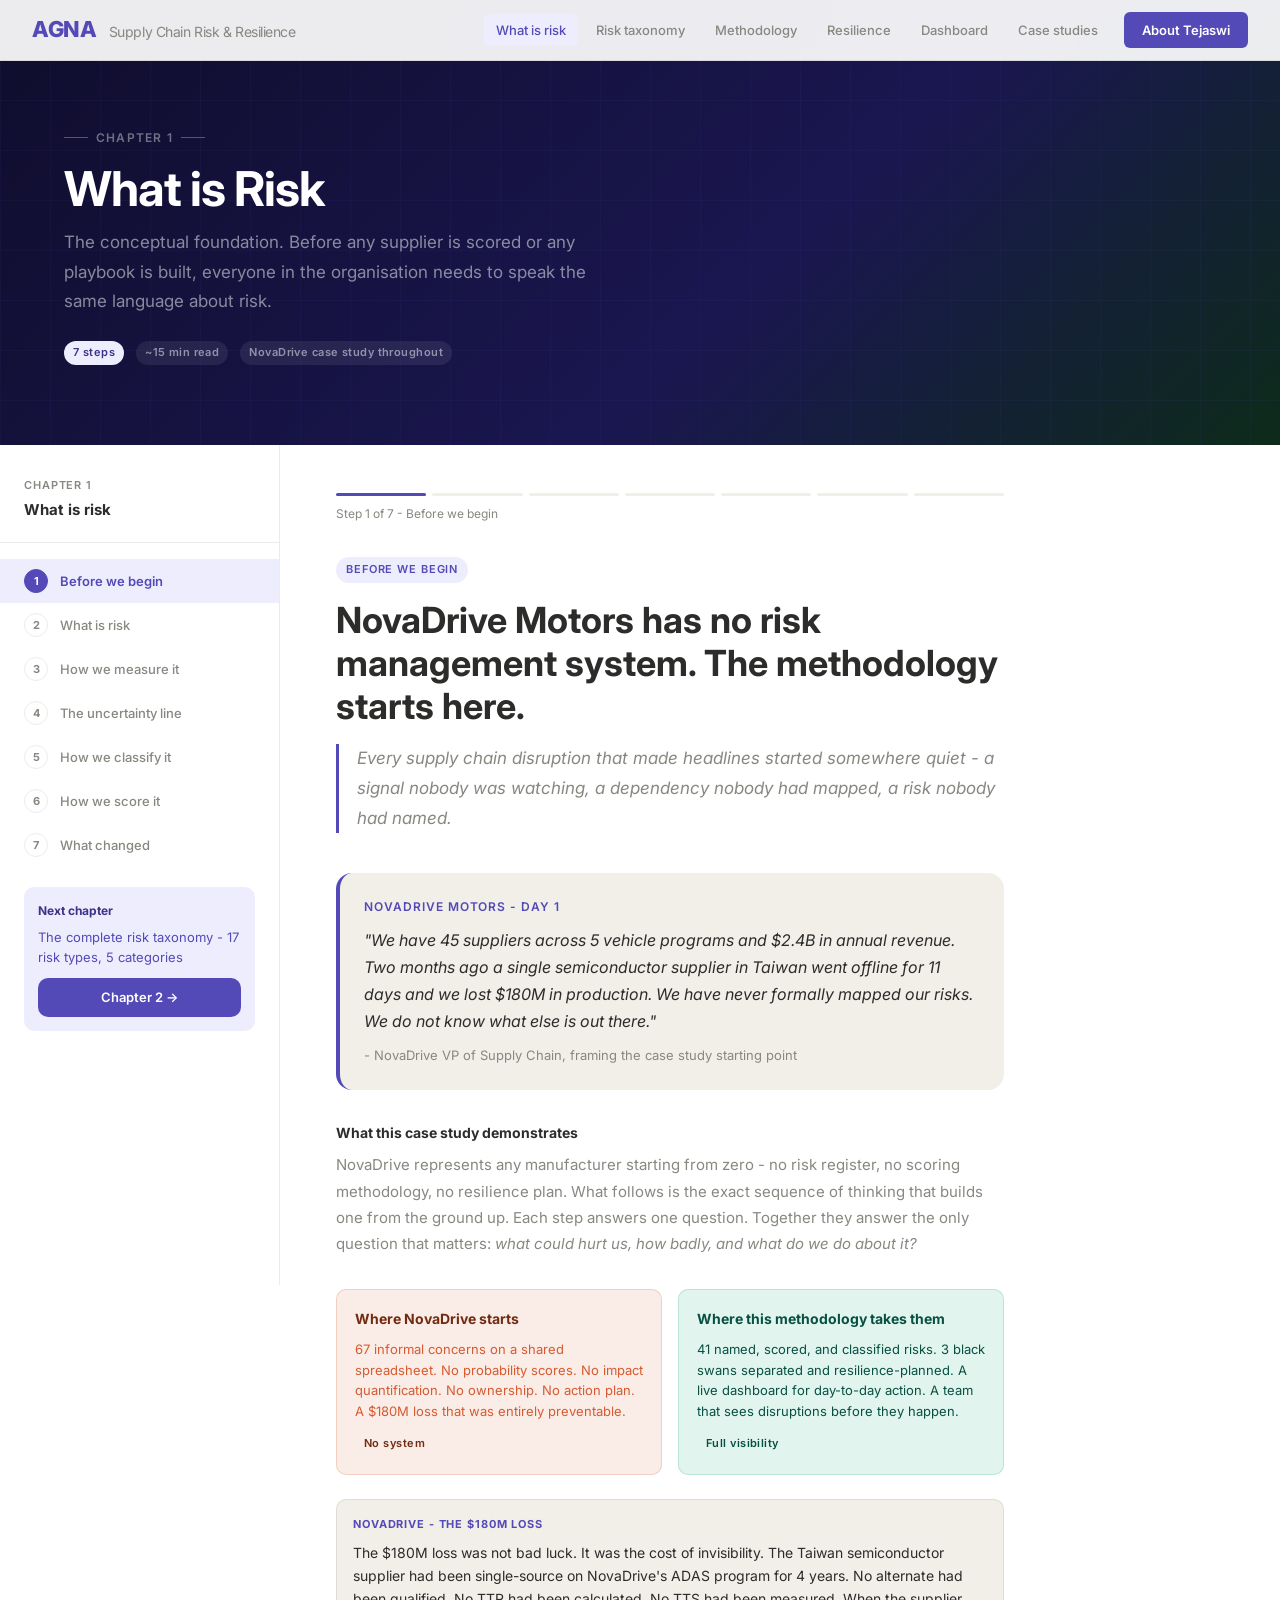
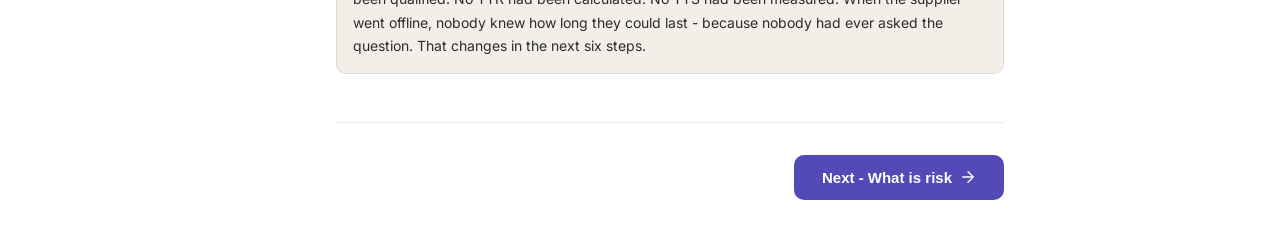
<file: what-is-risk.html>
<!DOCTYPE html>
<html lang="en">
<head>
<meta charset="UTF-8">
<meta name="viewport" content="width=device-width, initial-scale=1.0">
<title>What is Risk - AGNA</title>
<meta name="description" content="Chapter 1: What is risk - the precise definition, probability spectrum, P×I×V scoring, Knightian uncertainty, and black swans.">
<link rel="preconnect" href="https://fonts.googleapis.com">
<link href="https://fonts.googleapis.com/css2?family=Inter:wght@300;400;500;600;700;800&display=swap" rel="stylesheet">
<link rel="stylesheet" href="style.css">
<style>
.chapter-hero{background:linear-gradient(135deg,#0F0D2B 0%,#1A1650 60%,#0D2B1A 100%);padding:120px 0 80px;position:relative;overflow:hidden;}
.chapter-hero::before{content:'';position:absolute;inset:0;background-image:linear-gradient(rgba(83,74,183,0.07) 1px,transparent 1px),linear-gradient(90deg,rgba(83,74,183,0.07) 1px,transparent 1px);background-size:50px 50px;}
.chapter-hero-content{position:relative;z-index:2;}
.chapter-badge{display:inline-flex;align-items:center;gap:8px;font-size:0.75rem;font-weight:600;letter-spacing:0.1em;text-transform:uppercase;color:rgba(255,255,255,0.4);margin-bottom:16px;}
.chapter-badge span{width:24px;height:1px;background:var(--purple);}
.step-layout{display:grid;grid-template-columns:280px 1fr;gap:0;min-height:80vh;}
.step-sidebar{position:sticky;top:60px;height:calc(100vh - 60px);overflow-y:auto;border-right:1px solid var(--border);padding:32px 0;background:var(--white);}
.step-sidebar-header{padding:0 24px 20px;border-bottom:1px solid var(--border);margin-bottom:16px;}
.step-sidebar-label{font-size:0.6875rem;font-weight:600;letter-spacing:0.08em;text-transform:uppercase;color:var(--gray);margin-bottom:4px;}
.step-sidebar-title{font-size:0.9375rem;font-weight:700;color:var(--gray-dk);}
.step-nav-item{display:flex;align-items:center;gap:12px;padding:10px 24px;cursor:pointer;transition:var(--transition);text-decoration:none;}
.step-nav-item:hover{background:var(--gray-lt);}
.step-nav-item.active{background:var(--purple-lt);}
.step-nav-num{width:24px;height:24px;border-radius:50%;border:1.5px solid var(--border);display:flex;align-items:center;justify-content:center;font-size:0.6875rem;font-weight:700;color:var(--gray);flex-shrink:0;transition:var(--transition);}
.step-nav-item.done .step-nav-num{background:var(--teal);border-color:var(--teal);color:var(--white);}
.step-nav-item.active .step-nav-num{background:var(--purple);border-color:var(--purple);color:var(--white);}
.step-nav-text{font-size:0.8125rem;font-weight:500;color:var(--gray);line-height:1.3;}
.step-nav-item.active .step-nav-text{color:var(--purple);font-weight:600;}
.step-content{padding:48px 56px;max-width:780px;}
.step-header{margin-bottom:40px;}
.step-chip{display:inline-flex;align-items:center;gap:6px;font-size:0.6875rem;font-weight:600;letter-spacing:0.08em;text-transform:uppercase;color:var(--purple);background:var(--purple-lt);padding:4px 10px;border-radius:20px;margin-bottom:16px;}
.step-title{font-size:clamp(1.5rem,3vw,2.25rem);font-weight:700;color:var(--gray-dk);line-height:1.2;margin-bottom:16px;}
.step-opening{font-size:1.0625rem;color:var(--gray);line-height:1.75;font-style:italic;border-left:3px solid var(--purple);padding-left:18px;margin-bottom:32px;}
.concept-block{margin-bottom:32px;}
.concept-label{font-size:0.875rem;font-weight:700;color:var(--gray-dk);margin-bottom:8px;}
.concept-body{font-size:0.9375rem;color:var(--gray);line-height:1.75;}
.highlight-word{background:var(--purple-lt);color:var(--purple-dk);padding:2px 7px;border-radius:4px;font-size:0.875rem;font-weight:600;}
.highlight-teal{background:var(--teal-lt);color:var(--teal-dk);padding:2px 7px;border-radius:4px;font-size:0.875rem;font-weight:600;}
.highlight-amber{background:var(--amber-lt);color:var(--amber-dk);padding:2px 7px;border-radius:4px;font-size:0.875rem;font-weight:600;}
.highlight-coral{background:var(--coral-lt);color:var(--coral-dk);padding:2px 7px;border-radius:4px;font-size:0.875rem;font-weight:600;}
.highlight-blue{background:var(--blue-lt);color:var(--blue-dk);padding:2px 7px;border-radius:4px;font-size:0.875rem;font-weight:600;}
.prob-spectrum{display:flex;flex-direction:column;gap:10px;margin:24px 0;}
.prob-row{display:flex;align-items:stretch;border:1px solid var(--border);border-radius:var(--radius-md);overflow:hidden;}
.prob-left{width:180px;flex-shrink:0;padding:14px 16px;border-right:1px solid var(--border);background:var(--gray-lt);}
.prob-label-text{font-size:0.8125rem;font-weight:700;margin-bottom:4px;}
.prob-example{font-size:0.75rem;color:var(--gray);line-height:1.4;font-style:italic;}
.prob-right{flex:1;padding:14px 16px;background:var(--white);}
.prob-verdict{font-size:0.6875rem;font-weight:700;padding:2px 8px;border-radius:20px;display:inline-block;margin-bottom:6px;}
.prob-explain{font-size:0.8125rem;color:var(--gray);line-height:1.5;}
.cond-rows{display:flex;flex-direction:column;gap:10px;margin:20px 0;}
.cond-row-item{display:flex;align-items:flex-start;gap:12px;}
.cond-pill{font-size:0.8125rem;font-weight:600;padding:5px 14px;border-radius:20px;flex-shrink:0;white-space:nowrap;}
.cond-text-body{font-size:0.9rem;color:var(--gray);line-height:1.6;padding-top:4px;}
.vel-cards{display:grid;grid-template-columns:repeat(3,1fr);gap:14px;margin:20px 0;}
.vel-card{border:1px solid var(--border);border-radius:var(--radius-md);padding:18px;}
.vel-title{font-size:0.9375rem;font-weight:700;margin-bottom:6px;}
.vel-desc{font-size:0.8125rem;color:var(--gray);line-height:1.5;margin-bottom:10px;}
.vel-action{font-size:0.75rem;font-weight:600;padding-top:10px;border-top:1px solid var(--border);}
.dfmea-block{border:1px solid var(--teal-lt);border-radius:var(--radius-md);overflow:hidden;margin:20px 0;}
.dfmea-header{padding:12px 18px;background:var(--teal-lt);border-bottom:1px solid rgba(29,158,117,0.2);}
.dfmea-header-label{font-size:0.875rem;font-weight:700;color:var(--teal-dk);}
.dfmea-header-sub{font-size:0.75rem;color:var(--teal);margin-top:2px;}
.dfmea-grid{display:grid;grid-template-columns:1fr 1fr;}
.dfmea-col{padding:16px 18px;}
.dfmea-col:first-child{border-right:1px solid rgba(29,158,117,0.15);}
.dfmea-col-label{font-size:0.6875rem;font-weight:700;text-transform:uppercase;letter-spacing:0.06em;color:var(--teal-dk);margin-bottom:10px;}
.dfmea-item{display:flex;align-items:center;gap:10px;margin-bottom:10px;}
.dfmea-dim-badge{font-size:0.75rem;font-weight:600;padding:4px 10px;border-radius:20px;width:100px;flex-shrink:0;text-align:center;}
.dfmea-eq-text{font-size:0.8125rem;color:var(--gray);}
.dfmea-formula-row{display:flex;align-items:center;gap:8px;padding:12px 18px;background:var(--gray-lt);flex-wrap:wrap;border-top:1px solid rgba(29,158,117,0.15);}
.dfmea-f{font-size:0.75rem;font-weight:600;padding:5px 12px;border-radius:6px;}
.dfmea-op{font-size:1rem;color:var(--gray);font-weight:300;}
.dfmea-note{padding:12px 18px;font-size:0.8125rem;color:var(--teal-dk);line-height:1.6;background:rgba(29,158,117,0.04);}
.knightian-split{display:grid;grid-template-columns:1fr 1fr;gap:14px;margin:20px 0;}
.k-card{border-radius:var(--radius-md);padding:20px;}
.k-blue{background:var(--blue-lt);border:1px solid rgba(55,138,221,0.25);}
.k-coral{background:var(--coral-lt);border:1px solid rgba(216,90,48,0.25);}
.k-label{font-size:0.9375rem;font-weight:700;margin-bottom:8px;}
.k-blue .k-label{color:var(--blue-dk);}
.k-coral .k-label{color:var(--coral-dk);}
.k-desc{font-size:0.8125rem;line-height:1.55;margin-bottom:10px;}
.k-blue .k-desc{color:var(--blue-dk);}
.k-coral .k-desc{color:var(--coral-dk);}
.k-eg{font-size:0.8125rem;padding:8px 10px;border-radius:6px;font-style:italic;margin-bottom:8px;}
.k-blue .k-eg{background:rgba(55,138,221,0.15);color:var(--blue-dk);}
.k-coral .k-eg{background:rgba(216,90,48,0.15);color:var(--coral-dk);}
.k-tool{font-size:0.75rem;line-height:1.5;}
.k-blue .k-tool{color:var(--blue);}
.k-coral .k-tool{color:var(--coral);}
.bs-props{display:flex;flex-direction:column;gap:10px;margin:20px 0;}
.bs-prop{display:flex;gap:14px;padding:14px 16px;border-radius:var(--radius-md);border:1px solid rgba(216,90,48,0.25);background:var(--coral-lt);}
.bs-num{font-size:1rem;font-weight:800;color:var(--coral-dk);flex-shrink:0;width:20px;}
.bs-ptitle{font-size:0.875rem;font-weight:700;color:var(--coral-dk);margin-bottom:4px;}
.bs-pdesc{font-size:0.8125rem;color:var(--coral);line-height:1.5;}
.taxonomy-grid{display:grid;grid-template-columns:1fr 1fr;gap:12px;margin:20px 0;}
.tax-card{border:1px solid var(--border);border-radius:var(--radius-md);padding:16px;cursor:pointer;transition:var(--transition);}
.tax-card:hover{border-color:var(--purple);background:var(--purple-lt);}
.tax-icon{font-size:1.25rem;margin-bottom:8px;}
.tax-name{font-size:0.9375rem;font-weight:700;color:var(--gray-dk);margin-bottom:4px;}
.tax-items{font-size:0.8125rem;color:var(--gray);line-height:1.5;}
.vis-tags{display:flex;gap:6px;margin-top:8px;}
.vis-tag{font-size:0.625rem;font-weight:600;padding:2px 7px;border-radius:20px;}
.vis-tag.visible{background:var(--blue-lt);color:var(--blue-dk);}
.vis-tag.hidden{background:var(--gray-lt);color:var(--gray);}
.nova-box{background:var(--gray-lt);border:1px solid var(--border);border-radius:var(--radius-md);padding:16px;margin-top:24px;}
.nova-label{font-size:0.6875rem;font-weight:700;letter-spacing:0.08em;text-transform:uppercase;color:var(--purple);margin-bottom:8px;}
.nova-body{font-size:0.875rem;color:var(--gray-dk);line-height:1.65;}
.outcome-box{background:var(--teal-lt);border:1px solid rgba(29,158,117,0.25);border-radius:var(--radius-md);padding:20px;margin:20px 0;}
.outcome-label{font-size:0.875rem;font-weight:700;color:var(--teal-dk);margin-bottom:14px;}
.outcome-item{display:flex;align-items:flex-start;gap:10px;margin-bottom:8px;}
.outcome-item:last-child{margin-bottom:0;}
.outcome-check{color:var(--teal);font-size:1rem;flex-shrink:0;margin-top:1px;}
.outcome-text{font-size:0.875rem;color:var(--teal-dk);line-height:1.55;}
.step-nav-buttons{display:flex;justify-content:space-between;align-items:center;margin-top:48px;padding-top:32px;border-top:1px solid var(--border);}
.rPN-table{width:100%;border-collapse:collapse;font-size:0.875rem;margin:20px 0;}
.rPN-table th{font-size:0.75rem;font-weight:600;color:var(--gray);text-transform:uppercase;letter-spacing:0.05em;padding:8px 12px;border-bottom:2px solid var(--border);text-align:left;}
.rPN-table td{padding:10px 12px;border-bottom:1px solid var(--border);vertical-align:top;}
.rPN-table tr:last-child td{border-bottom:none;}
@media(max-width:900px){.step-layout{grid-template-columns:1fr;}.step-sidebar{display:none;}.step-content{padding:32px 20px;}.vel-cards{grid-template-columns:1fr;}.knightian-split{grid-template-columns:1fr;}.taxonomy-grid{grid-template-columns:1fr;}.dfmea-grid{grid-template-columns:1fr;}}
</style>
</head>
<body>

<!-- Nav -->
<nav class="nav">
  <div class="nav-inner">
    <a href="index.html" class="nav-logo">AGNA <span>Supply Chain Risk & Resilience</span></a>
    <div class="nav-links">
      <a href="index.html#what-is-risk" class="nav-link active">What is risk</a>
      <a href="risk-taxonomy.html" class="nav-link">Risk taxonomy</a>
      <a href="methodology.html" class="nav-link">Methodology</a>
      <a href="resilience.html" class="nav-link">Resilience</a>
      <a href="dashboard.html" class="nav-link">Dashboard</a>
      <a href="case-studies.html" class="nav-link">Case studies</a>
      <a href="about.html" class="nav-cta">About Tejaswi</a>
    </div>
  </div>
</nav>

<!-- Chapter hero -->
<div class="chapter-hero">
  <div class="container chapter-hero-content">
    <div class="chapter-badge"><span></span>Chapter 1<span></span></div>
    <h1 class="headline" style="color:var(--white);margin-bottom:12px;">What is Risk</h1>
    <p class="body-lg" style="color:rgba(255,255,255,0.5);max-width:560px;">The conceptual foundation. Before any supplier is scored or any playbook is built, everyone in the organisation needs to speak the same language about risk.</p>
    <div style="display:flex;gap:12px;margin-top:24px;flex-wrap:wrap;">
      <span class="badge badge-purple">7 steps</span>
      <span class="badge" style="background:rgba(255,255,255,0.08);color:rgba(255,255,255,0.5);">~15 min read</span>
      <span class="badge" style="background:rgba(255,255,255,0.08);color:rgba(255,255,255,0.5);">NovaDrive case study throughout</span>
    </div>
  </div>
</div>

<!-- Step layout -->
<div class="step-layout">

  <!-- Sidebar -->
  <aside class="step-sidebar">
    <div class="step-sidebar-header">
      <div class="step-sidebar-label">Chapter 1</div>
      <div class="step-sidebar-title">What is risk</div>
    </div>
    <nav id="stepNav">
      <a class="step-nav-item active" href="#step1" onclick="setStep(1)">
        <div class="step-nav-num" id="snum1">1</div>
        <div class="step-nav-text">Before we begin</div>
      </a>
      <a class="step-nav-item" href="#step2" onclick="setStep(2)">
        <div class="step-nav-num" id="snum2">2</div>
        <div class="step-nav-text">What is risk</div>
      </a>
      <a class="step-nav-item" href="#step3" onclick="setStep(3)">
        <div class="step-nav-num" id="snum3">3</div>
        <div class="step-nav-text">How we measure it</div>
      </a>
      <a class="step-nav-item" href="#step4" onclick="setStep(4)">
        <div class="step-nav-num" id="snum4">4</div>
        <div class="step-nav-text">The uncertainty line</div>
      </a>
      <a class="step-nav-item" href="#step5" onclick="setStep(5)">
        <div class="step-nav-num" id="snum5">5</div>
        <div class="step-nav-text">How we classify it</div>
      </a>
      <a class="step-nav-item" href="#step6" onclick="setStep(6)">
        <div class="step-nav-num" id="snum6">6</div>
        <div class="step-nav-text">How we score it</div>
      </a>
      <a class="step-nav-item" href="#step7" onclick="setStep(7)">
        <div class="step-nav-num" id="snum7">7</div>
        <div class="step-nav-text">What changed</div>
      </a>
    </nav>

    <div style="padding:20px 24px;margin-top:auto;">
      <div style="background:var(--purple-lt);border-radius:var(--radius-md);padding:14px;">
        <div style="font-size:0.75rem;font-weight:700;color:var(--purple-dk);margin-bottom:6px;">Next chapter</div>
        <div style="font-size:0.8125rem;color:var(--purple);margin-bottom:10px;">The complete risk taxonomy - 17 risk types, 5 categories</div>
        <a href="risk-taxonomy.html" class="btn btn-primary btn-sm" style="width:100%;justify-content:center;">Chapter 2 →</a>
      </div>
    </div>
  </aside>

  <!-- Content -->
  <main class="step-content">

    <!-- Progress bar -->
    <div class="progress-bar" id="progressBar">
      <div class="progress-step active" id="pb1"></div>
      <div class="progress-step" id="pb2"></div>
      <div class="progress-step" id="pb3"></div>
      <div class="progress-step" id="pb4"></div>
      <div class="progress-step" id="pb5"></div>
      <div class="progress-step" id="pb6"></div>
      <div class="progress-step" id="pb7"></div>
    </div>
    <div style="font-size:0.75rem;color:var(--gray);margin-bottom:32px;" id="stepCounter">Step 1 of 7 - Before we begin</div>

    <!-- ═══ STEP 1 ═══ -->
    <div id="step1">
      <div class="step-header">
        <div class="step-chip">Before we begin</div>
        <h2 class="step-title">NovaDrive Motors has no risk management system. The methodology starts here.</h2>
        <div class="step-opening">Every supply chain disruption that made headlines started somewhere quiet - a signal nobody was watching, a dependency nobody had mapped, a risk nobody had named.</div>
      </div>

      <div style="background:var(--gray-lt);border-radius:var(--radius-lg);padding:24px;margin-bottom:32px;border-left:4px solid var(--purple);">
        <div style="font-size:0.75rem;font-weight:600;letter-spacing:0.08em;text-transform:uppercase;color:var(--purple);margin-bottom:10px;">NovaDrive Motors - Day 1</div>
        <div style="font-size:1rem;color:var(--gray-dk);line-height:1.7;font-style:italic;">"We have 45 suppliers across 5 vehicle programs and $2.4B in annual revenue. Two months ago a single semiconductor supplier in Taiwan went offline for 11 days and we lost $180M in production. We have never formally mapped our risks. We do not know what else is out there."</div>
        <div style="font-size:0.8125rem;color:var(--gray);margin-top:10px;">- NovaDrive VP of Supply Chain, framing the case study starting point</div>
      </div>

      <div class="concept-block">
        <div class="concept-label">What this case study demonstrates</div>
        <div class="concept-body">NovaDrive represents any manufacturer starting from zero - no risk register, no scoring methodology, no resilience plan. What follows is the exact sequence of thinking that builds one from the ground up. Each step answers one question. Together they answer the only question that matters: <em>what could hurt us, how badly, and what do we do about it?</em></div>
      </div>

      <div class="grid-2" style="gap:16px;margin:24px 0;">
        <div style="background:var(--coral-lt);border:1px solid rgba(216,90,48,0.2);border-radius:var(--radius-md);padding:18px;">
          <div style="font-size:0.875rem;font-weight:700;color:var(--coral-dk);margin-bottom:8px;">Where NovaDrive starts</div>
          <div style="font-size:0.8125rem;color:var(--coral);line-height:1.6;">67 informal concerns on a shared spreadsheet. No probability scores. No impact quantification. No ownership. No action plan. A $180M loss that was entirely preventable.</div>
          <span class="badge badge-coral" style="margin-top:10px;display:inline-flex;">No system</span>
        </div>
        <div style="background:var(--teal-lt);border:1px solid rgba(29,158,117,0.2);border-radius:var(--radius-md);padding:18px;">
          <div style="font-size:0.875rem;font-weight:700;color:var(--teal-dk);margin-bottom:8px;">Where this methodology takes them</div>
          <div style="font-size:0.8125rem;color:var(--teal-dk);line-height:1.6;">41 named, scored, and classified risks. 3 black swans separated and resilience-planned. A live dashboard for day-to-day action. A team that sees disruptions before they happen.</div>
          <span class="badge badge-teal" style="margin-top:10px;display:inline-flex;">Full visibility</span>
        </div>
      </div>

      <div class="nova-box">
        <div class="nova-label">NovaDrive - the $180M loss</div>
        <div class="nova-body">The $180M loss was not bad luck. It was the cost of invisibility. The Taiwan semiconductor supplier had been single-source on NovaDrive's ADAS program for 4 years. No alternate had been qualified. No TTR had been calculated. No TTS had been measured. When the supplier went offline, nobody knew how long they could last - because nobody had ever asked the question. That changes in the next six steps.</div>
      </div>

      <div class="step-nav-buttons">
        <div></div>
        <button class="btn btn-primary" onclick="nextStep()">Next - What is risk <svg viewBox="0 0 18 18" fill="none" width="16" height="16"><path d="M3 9h12M9 3l6 6-6 6" stroke="currentColor" stroke-width="1.5" stroke-linecap="round" stroke-linejoin="round"/></svg></button>
      </div>
    </div>

    <!-- ═══ STEP 2 ═══ -->
    <div id="step2" style="display:none;">
      <div class="step-header">
        <div class="step-chip">What is risk</div>
        <h2 class="step-title">Most companies treat 'things that worry us' as risks. They are not.</h2>
        <div class="step-opening">Most companies treat 'things that worry us' as risks. They are not - and that distinction is where risk management either begins or stays broken.</div>
      </div>

      <div class="concept-block">
        <div class="concept-label">A precise definition everyone in the organisation can use</div>
        <div class="concept-body">A risk is a <span class="highlight-word">future event</span> with an <span class="highlight-teal">uncertain outcome</span> that could cause <span class="highlight-amber">measurable harm</span> to the business if it occurs. Three words carry all the weight: <strong>future</strong>, <strong>uncertain</strong>, <strong>measurable</strong>.<br><br>If it already happened - it is an <span class="highlight-coral">incident</span>. Manage it as a lesson learned.<br>If it is certain to happen - it is a <span class="highlight-amber">crisis</span>. Execute your contingency plan today.<br>If you cannot measure the harm - you cannot prioritise it. Quantify before acting.</div>
      </div>

      <div class="concept-label" style="margin-bottom:12px;">The probability spectrum - where a concern becomes a risk becomes a crisis</div>
      <div class="prob-spectrum">
        <div class="prob-row">
          <div class="prob-left">
            <div class="prob-label-text" style="color:var(--red);">Probability = 0</div>
            <div class="prob-example">"Our supplier might be hit by a meteor." No plausible trigger, no precedent.</div>
          </div>
          <div class="prob-right">
            <span class="prob-verdict" style="background:var(--red-lt);color:var(--red);">Not a risk - remove it</span>
            <div class="prob-explain">The event cannot happen in any realistic scenario. Keeping it on the register wastes attention and budget. Delete it entirely.</div>
          </div>
        </div>
        <div class="prob-row">
          <div class="prob-left">
            <div class="prob-label-text" style="color:var(--amber-dk);">Probability = 1 (certainty)</div>
            <div class="prob-example">"Our supplier confirmed in writing they close next month."</div>
          </div>
          <div class="prob-right">
            <span class="prob-verdict" style="background:var(--amber-lt);color:var(--amber-dk);">Not a risk - it is a crisis</span>
            <div class="prob-explain">Risk requires uncertainty. Once certain, it leaves the risk register and enters the incident response queue. Stop modelling it. Execute your contingency plan today.</div>
          </div>
        </div>
        <div class="prob-row">
          <div class="prob-left">
            <div class="prob-label-text" style="color:var(--teal-dk);">Probability between 0 and 1</div>
            <div class="prob-example">"Our supplier might have a fire." Possible. Not certain. Not impossible.</div>
          </div>
          <div class="prob-right">
            <span class="prob-verdict" style="background:var(--teal-lt);color:var(--teal-dk);">Possible risk - test the second condition</span>
            <div class="prob-explain">Uncertainty exists. Now check: if this happens, does it cause measurable harm? If yes to both - you have a real risk. Score it and manage it.</div>
          </div>
        </div>
      </div>

      <div class="concept-label" style="margin:24px 0 12px;">The two-condition rule - both must be true simultaneously</div>
      <div class="cond-rows">
        <div class="cond-row-item">
          <span class="cond-pill" style="background:var(--purple-lt);color:var(--purple-dk);">Condition 1: Probability is between 0 and 1</span>
          <div class="cond-text-body">The event is uncertain - not impossible, not certain. Only the uncertain middle belongs on a risk register.</div>
        </div>
        <div class="cond-row-item">
          <span class="cond-pill" style="background:var(--teal-lt);color:var(--teal-dk);">Condition 2: Impact is greater than zero</span>
          <div class="cond-text-body">If it happens, it causes real measurable harm - production loss, cost, delay, penalty, reputational damage.</div>
        </div>
      </div>
      <div class="callout callout-purple" style="margin-top:8px;">
        <div class="callout-label" style="color:var(--purple-dk);">NovaDrive result</div>
        <div class="callout-body">67 concern items reduced to 41 real risks after applying the two-condition test. 26 items removed - either probability was zero (no realistic trigger) or impact was zero (full redundancy or contractual pass-through). Every mitigation dollar now goes to real risks.</div>
      </div>

      <div class="step-nav-buttons">
        <button class="btn btn-ghost btn-sm" onclick="prevStep()">← Back</button>
        <button class="btn btn-primary" onclick="nextStep()">Next - How we measure it →</button>
      </div>
    </div>

    <!-- ═══ STEP 3 ═══ -->
    <div id="step3" style="display:none;">
      <div class="step-header">
        <div class="step-chip">How we measure it</div>
        <h2 class="step-title">Probability and impact tell you what. Velocity tells you when. You need all three.</h2>
        <div class="step-opening">A single label tells you very little about a risk. Three numbers scored honestly and combined tell you almost everything.</div>
      </div>

      <div class="concept-block">
        <div class="concept-label">The Risk Priority Number - three dimensions, not one</div>
        <div class="concept-body">Most risk registers assign a single "high / medium / low" label based on gut feel. That is how NovaDrive labelled their Taiwan semiconductor exposure as "medium" - right up until it cost them $180M. A complete risk score requires all three dimensions scored independently.</div>
      </div>

      <div class="formula-row" style="margin:20px 0;">
        <div class="formula-box" style="background:var(--purple-lt);color:var(--purple-dk);">Probability (P)</div>
        <div class="formula-op">×</div>
        <div class="formula-box" style="background:var(--teal-lt);color:var(--teal-dk);">Impact (I)</div>
        <div class="formula-op">×</div>
        <div class="formula-box" style="background:var(--amber-lt);color:var(--amber-dk);">Velocity (V)</div>
        <div class="formula-op">=</div>
        <div class="formula-result">Risk Priority Number (RPN) - scored 1 to 729</div>
      </div>

      <div class="concept-block">
        <div class="concept-label">Probability - how likely is the event to occur</div>
        <div class="concept-body">Scored 1 to 9. Based on historical data - how often has this type of disruption occurred at comparable suppliers or in comparable regions? Score 1 means it has never happened. Score 9 means it has happened multiple times in recent history.</div>
      </div>

      <div class="concept-block">
        <div class="concept-label">Impact - how much harm does it cause if it occurs</div>
        <div class="concept-body">Scored 1 to 9. Measured in revenue at risk per day of disruption multiplied by estimated duration. A disruption halting $45M of daily production for 180 days scores 9. Must be quantified - not estimated as "high" by feel. This is the number connected to the program revenue master built in Chapter 3.</div>
      </div>

      <div class="concept-block">
        <div class="concept-label">Velocity - the dimension most companies never score</div>
        <div class="concept-body">Velocity is not how fast the event happens. It is how much time you have between the first detectable signal and the moment the risk reaches its full business impact. Two risks with identical P and I scores can demand completely different responses - because one gives you weeks and the other gives you hours.</div>
      </div>

      <div class="vel-cards">
        <div class="vel-card">
          <div class="vel-title" style="color:var(--red);">Sudden onset</div>
          <div class="vel-desc">Hours to days. By the time you detect it, the damage is already running. Cannot design the response in real time.</div>
          <div class="vel-action" style="color:var(--red);">Response: pre-built playbook, activates on first signal</div>
          <div style="margin-top:8px;display:flex;gap:6px;flex-wrap:wrap;">
            <span class="badge badge-coral">Natural disaster</span>
            <span class="badge badge-coral">Cyber attack</span>
            <span class="badge badge-coral">Port closure</span>
          </div>
        </div>
        <div class="vel-card">
          <div class="vel-title" style="color:var(--amber-dk);">Slow burn</div>
          <div class="vel-desc">Weeks to months. Signals exist and are catchable - but only with active monitoring in place.</div>
          <div class="vel-action" style="color:var(--amber-dk);">Response: early warning monitoring, staged intervention</div>
          <div style="margin-top:8px;display:flex;gap:6px;flex-wrap:wrap;">
            <span class="badge badge-amber">Financial distress</span>
            <span class="badge badge-amber">Quality drift</span>
          </div>
        </div>
        <div class="vel-card">
          <div class="vel-title" style="color:var(--blue-dk);">Structural</div>
          <div class="vel-desc">Years. Regulatory or geopolitical shift building so gradually it feels invisible until it is not.</div>
          <div class="vel-action" style="color:var(--blue-dk);">Response: scenario planning, portfolio-level decisions</div>
          <div style="margin-top:8px;display:flex;gap:6px;flex-wrap:wrap;">
            <span class="badge badge-blue">CBAM</span>
            <span class="badge badge-blue">Trade policy</span>
            <span class="badge badge-blue">ESG mandates</span>
          </div>
        </div>
      </div>

      <div class="dfmea-block">
        <div class="dfmea-header">
          <div class="dfmea-header-label">The engineering connection - DFMEA and supply chain risk use identical logic</div>
          <div class="dfmea-header-sub">If you have worked with DFMEA, you already know this framework intuitively. Grounded in SAE J1739.</div>
        </div>
        <div class="dfmea-grid">
          <div class="dfmea-col">
            <div class="dfmea-col-label">DFMEA (engineering)</div>
            <div class="dfmea-item"><span class="dfmea-dim-badge" style="background:var(--purple-lt);color:var(--purple-dk);">Occurrence (O)</span><span class="dfmea-eq-text">How often the failure occurs</span></div>
            <div class="dfmea-item"><span class="dfmea-dim-badge" style="background:var(--teal-lt);color:var(--teal-dk);">Severity (S)</span><span class="dfmea-eq-text">How bad the failure effect is</span></div>
            <div class="dfmea-item"><span class="dfmea-dim-badge" style="background:var(--amber-lt);color:var(--amber-dk);">Detection (D)</span><span class="dfmea-eq-text">How hard the failure is to catch</span></div>
          </div>
          <div class="dfmea-col">
            <div class="dfmea-col-label">Supply chain risk</div>
            <div class="dfmea-item"><span class="dfmea-dim-badge" style="background:var(--purple-lt);color:var(--purple-dk);">Probability (P)</span><span class="dfmea-eq-text">How likely the disruption is</span></div>
            <div class="dfmea-item"><span class="dfmea-dim-badge" style="background:var(--teal-lt);color:var(--teal-dk);">Impact (I)</span><span class="dfmea-eq-text">How much harm it causes</span></div>
            <div class="dfmea-item"><span class="dfmea-dim-badge" style="background:var(--amber-lt);color:var(--amber-dk);">Velocity (V)</span><span class="dfmea-eq-text">How fast it reaches full impact</span></div>
          </div>
        </div>
        <div class="dfmea-formula-row">
          <span class="dfmea-f" style="background:var(--purple-lt);color:var(--purple-dk);">O</span>
          <span class="dfmea-op">×</span>
          <span class="dfmea-f" style="background:var(--teal-lt);color:var(--teal-dk);">S</span>
          <span class="dfmea-op">×</span>
          <span class="dfmea-f" style="background:var(--amber-lt);color:var(--amber-dk);">D</span>
          <span class="dfmea-op">=</span>
          <span class="dfmea-f" style="background:var(--teal-lt);color:var(--teal-dk);">RPN (DFMEA)</span>
          <span class="dfmea-op" style="margin:0 12px;font-size:0.875rem;color:var(--gray);">mirrors exactly</span>
          <span class="dfmea-f" style="background:var(--purple-lt);color:var(--purple-dk);">P</span>
          <span class="dfmea-op">×</span>
          <span class="dfmea-f" style="background:var(--teal-lt);color:var(--teal-dk);">I</span>
          <span class="dfmea-op">×</span>
          <span class="dfmea-f" style="background:var(--amber-lt);color:var(--amber-dk);">V</span>
          <span class="dfmea-op">=</span>
          <span class="dfmea-f" style="background:var(--purple-lt);color:var(--purple-dk);">RPN (supply chain)</span>
        </div>
        <div class="dfmea-note">In DFMEA, a failure mode with Occurrence = 0 is removed - it cannot happen. Severity = 0 gets no corrective action - it causes no harm. Supply chain risk follows the exact same discipline. The engineering foundation is not a workaround - it is the academically correct approach.</div>
      </div>

      <div class="step-nav-buttons">
        <button class="btn btn-ghost btn-sm" onclick="prevStep()">← Back</button>
        <button class="btn btn-primary" onclick="nextStep()">Next - The uncertainty line →</button>
      </div>
    </div>

    <!-- ═══ STEP 4 ═══ -->
    <div id="step4" style="display:none;">
      <div class="step-header">
        <div class="step-chip">The uncertainty line</div>
        <h2 class="step-title">Some risks can be measured. Others cannot. Knowing which is which changes everything.</h2>
        <div class="step-opening">Some risks can be measured. Others cannot. Knowing which is which changes everything about how you respond - and the tools you use.</div>
      </div>

      <div class="concept-block">
        <div class="concept-label">Frank Knight's line - drawn in 1921, still defining the field today</div>
        <div class="concept-body">In 1921, an economist named Frank Knight drew a line that risk managers still use today. On one side: risks you can measure and assign a probability. On the other side: true uncertainty - events so unprecedented that no probability can be meaningfully assigned. Applying the wrong tools to the wrong side of this line creates false confidence, which is more dangerous than having no system at all.</div>
      </div>

      <div class="knightian-split">
        <div class="k-card k-blue">
          <div class="k-label">Knightian risk - you CAN estimate probability</div>
          <div class="k-desc">Historical data exists. You can assign a meaningful number. Actuaries, insurers, and risk models are built for this territory.</div>
          <div class="k-eg">"This supplier type has experienced a major disruption once every 8 years. Annual probability ≈ 12%."</div>
          <div class="k-tool"><strong>Tools that work:</strong> FMEA · REI scoring · heat maps · Monte Carlo · Altman Z-score</div>
        </div>
        <div class="k-card k-coral">
          <div class="k-label">Knightian uncertainty - you CANNOT estimate probability</div>
          <div class="k-desc">No reference class exists. The event has never happened at this scale. Standard risk tools are completely blind here.</div>
          <div class="k-eg">"What is the probability a novel virus shuts down global automotive supply chains for 18 months?"</div>
          <div class="k-tool"><strong>Tools that work:</strong> resilience capability · scenario planning · survival window analysis · flexibility buffers</div>
        </div>
      </div>

      <div class="concept-block">
        <div class="concept-label">Black swans - the most dangerous subset of Knightian uncertainty</div>
        <div class="concept-body">Not every uncertain event is a black swan. Nassim Taleb defined the concept precisely: a black swan has exactly three properties, and all three must be present simultaneously. If any one is missing, it is not a black swan.</div>
      </div>

      <div class="bs-props">
        <div class="bs-prop">
          <div class="bs-num">1</div>
          <div>
            <div class="bs-ptitle">It is an outlier - completely outside all normal expectations</div>
            <div class="bs-pdesc">NovaDrive: Full stoppage of leading-edge semiconductor fabrication due to geopolitical escalation had no direct historical precedent at this scale. No risk model had it in its range of scenarios.</div>
          </div>
        </div>
        <div class="bs-prop">
          <div class="bs-num">2</div>
          <div>
            <div class="bs-ptitle">It carries extreme impact - not marginal, not quickly recoverable</div>
            <div class="bs-pdesc">NovaDrive: 4 of 5 programs halted within 6 days. $45M per week in lost production. No qualified alternate source. Estimated time to qualification of an alternate: 14–18 months.</div>
          </div>
        </div>
        <div class="bs-prop">
          <div class="bs-num">3</div>
          <div>
            <div class="bs-ptitle">After it happens, it feels like it should have been predictable</div>
            <div class="bs-pdesc">NovaDrive: Geopolitical tension signals around Taiwan had been reported in trade press for 18 months prior. Three industry analysts had flagged semiconductor concentration risk. The signals existed. No system was watching for them.</div>
          </div>
        </div>
      </div>

      <div class="callout callout-purple">
        <div class="callout-label" style="color:var(--purple-dk);">Why this distinction matters for AGNA</div>
        <div class="callout-body">This is why AGNA separates the risk methodology (Chapters 1–3) from the resilience playbooks (Chapter 4). You cannot put a black swan on a heat map and assign it a probability. The correct response is to build resilience capability - the ability to absorb the shock and recover - before the event occurs. Of NovaDrive's 41 risks: 38 are Knightian risks scored via REI. 3 are black swans managed only through resilience playbooks.</div>
      </div>

      <div class="step-nav-buttons">
        <button class="btn btn-ghost btn-sm" onclick="prevStep()">← Back</button>
        <button class="btn btn-primary" onclick="nextStep()">Next - How we classify it →</button>
      </div>
    </div>

    <!-- ═══ STEP 5 ═══ -->
    <div id="step5" style="display:none;">
      <div class="step-header">
        <div class="step-chip">How we classify it</div>
        <h2 class="step-title">Once you can see a risk clearly, the next question is: where does it live?</h2>
        <div class="step-opening">Where it lives determines who owns it, how you detect it, and how fast it can reach you.</div>
      </div>

      <div class="concept-block">
        <div class="concept-label">The four-bucket taxonomy - used by MIT, Sheffi, and ISO 31000</div>
        <div class="concept-body">Without taxonomy, a risk register is just a list. With taxonomy, you can assign ownership, detection strategy, and response methodology by category. Every risk NovaDrive faces - all 41 of them - falls into one of four buckets. Chapter 2 covers each bucket in depth with all risk types, identification methods, and mitigation strategies.</div>
      </div>

      <div class="taxonomy-grid">
        <a href="risk-taxonomy.html#supply" class="tax-card" style="text-decoration:none;">
          <div class="tax-icon">🔗</div>
          <div class="tax-name">Supply-side</div>
          <div class="tax-items">Supplier failure · single-source · capacity · quality · financial distress · sub-tier opacity</div>
          <div class="vis-tags"><span class="vis-tag visible">Visible</span><span class="vis-tag hidden">Hidden</span></div>
        </a>
        <a href="risk-taxonomy.html#demand" class="tax-card" style="text-decoration:none;">
          <div class="tax-icon">📈</div>
          <div class="tax-name">Demand-side</div>
          <div class="tax-items">Program cancellation · volume volatility · bullwhip effect · EV transition uncertainty</div>
          <div class="vis-tags"><span class="vis-tag visible">Visible</span></div>
        </a>
        <a href="risk-taxonomy.html#environmental" class="tax-card" style="text-decoration:none;">
          <div class="tax-icon">🌍</div>
          <div class="tax-name">Environmental</div>
          <div class="tax-items">Geopolitical shock · natural disaster · pandemic · climate change</div>
          <div class="vis-tags"><span class="vis-tag hidden">Hidden</span></div>
        </a>
        <a href="risk-taxonomy.html#infrastructure" class="tax-card" style="text-decoration:none;">
          <div class="tax-icon">⚙️</div>
          <div class="tax-name">Infrastructure</div>
          <div class="tax-items">Logistics disruption · cyber attack · regulatory cascade · CBAM</div>
          <div class="vis-tags"><span class="vis-tag hidden">Hidden</span></div>
        </a>
      </div>

      <div class="concept-block">
        <div class="concept-label">Visible vs hidden - the secondary classification that matters most</div>
        <div class="concept-body">Within each bucket, every risk is classified as visible or hidden.</div>
      </div>

      <div class="grid-2" style="gap:14px;margin:16px 0 24px;">
        <div style="background:var(--blue-lt);border:1px solid rgba(55,138,221,0.2);border-radius:var(--radius-md);padding:16px;">
          <div style="font-size:0.875rem;font-weight:700;color:var(--blue-dk);margin-bottom:6px;">👁 Visible risks</div>
          <div style="font-size:0.8125rem;color:var(--blue-dk);line-height:1.6;">Detectable through standard supplier monitoring - financial reports, quality scorecards, audits, delivery performance. Standard monitoring is sufficient.</div>
        </div>
        <div style="background:var(--gray-lt);border:1px solid var(--border);border-radius:var(--radius-md);padding:16px;">
          <div style="font-size:0.875rem;font-weight:700;color:var(--gray-dk);margin-bottom:6px;">🫥 Hidden risks</div>
          <div style="font-size:0.8125rem;color:var(--gray);line-height:1.6;">Invisible to standard monitoring. Require sub-tier mapping, geopolitical intelligence, regulatory tracking, Altman Z-score analysis, geographic concentration analysis.</div>
        </div>
      </div>

      <div class="callout callout-red">
        <div class="callout-label" style="color:var(--red);">NovaDrive's $180M loss</div>
        <div class="callout-body">Came from a hidden environmental risk - a Tier 2 semiconductor dependency in Taiwan completely invisible to their standard monitoring system. Their entire monitoring infrastructure was designed for visible risks. This is not unusual. It is the norm. The risks that cause the most damage are almost always the ones nobody was watching for.</div>
      </div>

      <div class="callout callout-purple" style="margin-top:12px;">
        <div class="callout-label" style="color:var(--purple-dk);">Two emerging risks - not yet in standard frameworks</div>
        <div class="callout-body">Chapter 2 adds a fifth category: <strong>Foundational emerging risks</strong> - identified by Professor Yossi Sheffi at MIT in 2024–2025. Energy supply as an invisible Tier 0 supplier, and AI dependency as the new single-source risk. Most organisations have not yet incorporated either into their formal risk management systems.</div>
      </div>

      <div class="step-nav-buttons">
        <button class="btn btn-ghost btn-sm" onclick="prevStep()">← Back</button>
        <button class="btn btn-primary" onclick="nextStep()">Next - How we score it →</button>
      </div>
    </div>

    <!-- ═══ STEP 6 ═══ -->
    <div id="step6" style="display:none;">
      <div class="step-header">
        <div class="step-chip">How we score it</div>
        <h2 class="step-title">NovaDrive's Taiwan risk was labelled 'medium.' The correct score is 504.</h2>
        <div class="step-opening">A single label tells you very little. Three numbers scored honestly - and combined - tell you almost everything. Here is the RPN in action on NovaDrive's highest priority risk.</div>
      </div>

      <div class="concept-block">
        <div class="concept-label">Applying P × I × V to NovaDrive's most critical exposure</div>
        <div class="concept-body">After classifying all 41 risks into four buckets, each one is scored using the three-dimension framework. Every score is traceable to a data source - not an opinion. Here is what that looks like applied to the risk that cost NovaDrive $180M.</div>
      </div>

      <table class="rPN-table">
        <tr>
          <th>Dimension</th>
          <th>NovaDrive's original</th>
          <th>Corrected score</th>
          <th>Data source and reasoning</th>
        </tr>
        <tr>
          <td style="font-weight:600;">Probability (1–9)</td>
          <td style="color:var(--gray);font-style:italic;">Not scored</td>
          <td><span class="highlight-word">7</span></td>
          <td>3 prior disruptions at comparable Taiwan fabs in 5 years. Historical data from industry disruption database.</td>
        </tr>
        <tr>
          <td style="font-weight:600;">Impact (1–9)</td>
          <td style="color:var(--gray);font-style:italic;">"High" - no number</td>
          <td><span class="highlight-teal">9</span></td>
          <td>Single-source across 4 of 5 programs - $45M per week in halted production. Calculated from program revenue master.</td>
        </tr>
        <tr>
          <td style="font-weight:600;">Velocity (1–9)</td>
          <td style="color:var(--gray);font-style:italic;">Not scored</td>
          <td><span class="highlight-amber">8</span></td>
          <td>Fab shutdown cascades to NovaDrive line halt within 6 days - sudden onset. Requires pre-built playbook not monitoring.</td>
        </tr>
        <tr style="background:var(--red-lt);">
          <td style="font-weight:700;">RPN</td>
          <td style="color:var(--gray);font-style:italic;">Unknown - labelled "medium"</td>
          <td><span style="background:var(--red-lt);color:var(--red);font-weight:800;font-size:1rem;">504</span></td>
          <td>Highest priority risk in NovaDrive's entire supplier network. The $180M loss was the proof.</td>
        </tr>
      </table>

      <div class="concept-block" style="margin-top:24px;">
        <div class="concept-label">What the velocity score tells you specifically</div>
        <div class="concept-body">The velocity score of 8 is not just a number - it carries a specific instruction. Sudden-onset risks cannot be managed by monitoring alone. By the time the signal is visible, the production line is already stopping. What NovaDrive needs is a pre-built resilience playbook that activates the moment a Taiwan disruption signal appears. That is exactly what Chapter 4 builds.</div>
      </div>

      <div style="margin-top:24px;">
        <div class="concept-label" style="margin-bottom:12px;">NovaDrive top risks by RPN - the ranked action list</div>
        <table class="rPN-table">
          <tr>
            <th>Risk</th><th>P</th><th>I</th><th>V</th><th>RPN</th><th>Velocity type</th>
          </tr>
          <tr><td style="font-weight:600;">Taiwan ECU Corp - single-source</td><td>7</td><td>9</td><td>8</td><td><span class="badge p1">504</span></td><td><span class="badge badge-coral">Sudden</span></td></tr>
          <tr><td style="font-weight:600;">Single-source ADAS ECU - no alternate</td><td>4</td><td>9</td><td>9</td><td><span class="badge p1">324</span></td><td><span class="badge badge-coral">Sudden</span></td></tr>
          <tr><td style="font-weight:600;">Tier 1 financial distress - Stuttgart Seating</td><td>6</td><td>8</td><td>5</td><td><span class="badge p2">240</span></td><td><span class="badge badge-amber">Slow burn</span></td></tr>
          <tr><td style="font-weight:600;">CBAM regulatory cascade - 7 EU suppliers</td><td>8</td><td>7</td><td>4</td><td><span class="badge p2">224</span></td><td><span class="badge badge-blue">Structural</span></td></tr>
          <tr><td style="font-weight:600;">Logistics disruption - single port dependency</td><td>5</td><td>6</td><td>7</td><td><span class="badge p2">210</span></td><td><span class="badge badge-coral">Sudden</span></td></tr>
          <tr><td style="font-weight:600;">Michigan steel - commodity, 5 alternates</td><td>5</td><td>3</td><td>2</td><td><span class="badge p3">30</span></td><td><span class="badge badge-teal">Manageable</span></td></tr>
        </table>
      </div>

      <div class="callout callout-teal" style="margin-top:16px;">
        <div class="callout-label" style="color:var(--teal-dk);">The output of this step</div>
        <div class="callout-body">A ranked, defensible action list where every number is traceable to a data source. NovaDrive's leadership can now walk into a board meeting and say: here are our top risks, here is why they are ranked this way, and here is what we are doing about each one. Chapter 3 builds this list from scratch for any organisation.</div>
      </div>

      <div class="step-nav-buttons">
        <button class="btn btn-ghost btn-sm" onclick="prevStep()">← Back</button>
        <button class="btn btn-primary" onclick="nextStep()">Next - What changed →</button>
      </div>
    </div>

    <!-- ═══ STEP 7 ═══ -->
    <div id="step7" style="display:none;">
      <div class="step-header">
        <div class="step-chip">What changed</div>
        <h2 class="step-title">NovaDrive arrived with 67 concerns and no system.</h2>
        <div class="step-opening">NovaDrive arrived with 67 concerns and no system. They leave Chapter 1 with 41 named, classified, and scored risks - and three black swans that no scoring system will ever touch.</div>
      </div>

      <div class="outcome-box">
        <div class="outcome-label">What NovaDrive can now see - that they could not see before</div>
        <div class="outcome-item"><div class="outcome-check">✓</div><div class="outcome-text">A shared definition of risk that the VP of Supply Chain, the CFO, and the board all use - not "things that worry us" but future uncertain events with measurable harm</div></div>
        <div class="outcome-item"><div class="outcome-check">✓</div><div class="outcome-text">41 real risks from a list of 67 concerns - 26 removed because they failed the two-condition test. Every mitigation dollar now goes to things that can actually hurt the business</div></div>
        <div class="outcome-item"><div class="outcome-check">✓</div><div class="outcome-text">The Taiwan semiconductor risk rescored from "medium" to RPN 504 - the highest priority in the network, with a defensible justification presentable to any board</div></div>
        <div class="outcome-item"><div class="outcome-check">✓</div><div class="outcome-text">3 black swans separated from 38 scoreable risks - resilience planning budget allocated separately, managed with a completely different methodology</div></div>
        <div class="outcome-item"><div class="outcome-check">✓</div><div class="outcome-text">A visible vs hidden classification that reveals NovaDrive's monitoring gap - 13 hidden risks, including the one that cost $180M, are completely outside their current detection system</div></div>
        <div class="outcome-item"><div class="outcome-check">✓</div><div class="outcome-text">Velocity scores that separate sudden-onset from slow-burn and structural risks - so response plans are designed for the right time horizon, not a one-size-fits-all template</div></div>
      </div>

      <div class="concept-block">
        <div class="concept-label">The honest truth about where NovaDrive stands</div>
        <div class="concept-body">Seeing the risks clearly is not the same as being protected from them. NovaDrive now has a map. What they do not yet have is a route - the step-by-step action plan that turns classification into mitigation. Chapter 2 covers every risk type in depth. Chapter 3 builds the complete system from scratch. Chapter 4 addresses the black swans. Chapter 5 shows what the result looks like every day.</div>
      </div>

      <div style="background:var(--gray-lt);border-radius:var(--radius-lg);padding:24px;margin-top:24px;">
        <div style="font-size:0.6875rem;font-weight:700;letter-spacing:0.08em;text-transform:uppercase;color:var(--gray);margin-bottom:16px;">Continue the methodology</div>
        <div class="grid-2" style="gap:12px;">
          <a href="risk-taxonomy.html" style="display:flex;flex-direction:column;gap:6px;padding:16px;background:var(--white);border:1px solid var(--border);border-radius:var(--radius-md);text-decoration:none;transition:var(--transition);" onmouseover="this.style.borderColor='var(--purple)'" onmouseout="this.style.borderColor='var(--border)'">
            <span class="badge badge-teal" style="width:fit-content;">Chapter 2</span>
            <span style="font-size:0.9375rem;font-weight:700;color:var(--gray-dk);">The complete risk taxonomy</span>
            <span style="font-size:0.8125rem;color:var(--gray);">17 risk types · 5 categories · how to identify, quantify, prioritise, and mitigate each one</span>
          </a>
          <a href="methodology.html" style="display:flex;flex-direction:column;gap:6px;padding:16px;background:var(--white);border:1px solid var(--border);border-radius:var(--radius-md);text-decoration:none;transition:var(--transition);" onmouseover="this.style.borderColor='var(--purple)'" onmouseout="this.style.borderColor='var(--border)'">
            <span class="badge badge-purple" style="width:fit-content;">Chapter 3</span>
            <span style="font-size:0.9375rem;font-weight:700;color:var(--gray-dk);">How to build the system</span>
            <span style="font-size:0.8125rem;color:var(--gray);">11 steps · maturity assessment · governance · BOM explosion · TTR/TTS · scoring</span>
          </a>
        </div>
      </div>

      <div class="step-nav-buttons">
        <button class="btn btn-ghost btn-sm" onclick="prevStep()">← Back</button>
        <a href="risk-taxonomy.html" class="btn btn-primary">Chapter 2 - Risk taxonomy →</a>
      </div>
    </div>

  </main>
</div>

<script src="main.js"></script>
<script>
let currentStep = 1;
const totalSteps = 7;
const stepLabels = [
  'Before we begin',
  'What is risk',
  'How we measure it',
  'The uncertainty line',
  'How we classify it',
  'How we score it',
  'What changed'
];

function showStep(n) {
  for (let i = 1; i <= totalSteps; i++) {
    const el = document.getElementById('step' + i);
    if (el) el.style.display = i === n ? 'block' : 'none';
    const pb = document.getElementById('pb' + i);
    if (pb) {
      pb.className = 'progress-step';
      if (i < n) pb.classList.add('done');
      if (i === n) pb.classList.add('active');
    }
    const navItem = document.querySelectorAll('.step-nav-item')[i - 1];
    if (navItem) {
      navItem.classList.remove('active', 'done');
      if (i < n) navItem.classList.add('done');
      if (i === n) navItem.classList.add('active');
    }
  }
  const counter = document.getElementById('stepCounter');
  if (counter) counter.textContent = `Step ${n} of ${totalSteps} - ${stepLabels[n-1]}`;
  window.scrollTo({ top: 0, behavior: 'smooth' });
}

function nextStep() {
  if (currentStep < totalSteps) { currentStep++; showStep(currentStep); }
}
function prevStep() {
  if (currentStep > 1) { currentStep--; showStep(currentStep); }
}
function setStep(n) {
  currentStep = n;
  showStep(n);
  return false;
}

// Keyboard navigation
document.addEventListener('keydown', e => {
  if (e.key === 'ArrowRight' || e.key === 'ArrowDown') nextStep();
  if (e.key === 'ArrowLeft' || e.key === 'ArrowUp') prevStep();
});

showStep(1);
</script>
</body>
</html>
</file>
<file: style.css>
/* ═══════════════════════════════════════════════
   AGNA - Supply Chain Risk & Resilience
   Global Stylesheet
═══════════════════════════════════════════════ */

:root {
  --purple:      #534AB7;
  --purple-dk:   #3C3489;
  --purple-lt:   #EEEDFE;
  --teal:        #1D9E75;
  --teal-dk:     #085041;
  --teal-lt:     #E1F5EE;
  --amber:       #EF9F27;
  --amber-dk:    #633806;
  --amber-lt:    #FAEEDA;
  --coral:       #D85A30;
  --coral-dk:    #712B13;
  --coral-lt:    #FAECE7;
  --blue:        #378ADD;
  --blue-dk:     #0C447C;
  --blue-lt:     #E6F1FB;
  --red:         #A32D2D;
  --red-lt:      #FCEBEB;
  --gray:        #888780;
  --gray-dk:     #2C2C2A;
  --gray-lt:     #F1EFE8;
  --white:       #FFFFFF;
  --black:       #1A1A18;
  --border:      rgba(0,0,0,0.08);
  --shadow-sm:   0 1px 3px rgba(0,0,0,0.08);
  --shadow-md:   0 4px 16px rgba(0,0,0,0.10);
  --shadow-lg:   0 12px 40px rgba(0,0,0,0.14);
  --radius-sm:   6px;
  --radius-md:   10px;
  --radius-lg:   16px;
  --radius-xl:   24px;
  --font:        'Inter', -apple-system, BlinkMacSystemFont, sans-serif;
  --transition:  all 0.25s cubic-bezier(0.4, 0, 0.2, 1);
}

*,*::before,*::after{box-sizing:border-box;margin:0;padding:0;}
html{scroll-behavior:smooth;font-size:16px;}
body{font-family:var(--font);color:var(--gray-dk);background:var(--white);line-height:1.6;-webkit-font-smoothing:antialiased;}
img{max-width:100%;display:block;}
a{color:var(--purple);text-decoration:none;}
a:hover{color:var(--purple-dk);}

/* Typography */
.display{font-size:clamp(2.5rem,6vw,5rem);font-weight:700;line-height:1.05;letter-spacing:-0.03em;}
.headline{font-size:clamp(1.8rem,4vw,3rem);font-weight:700;line-height:1.1;letter-spacing:-0.02em;}
.title{font-size:clamp(1.2rem,2.5vw,1.75rem);font-weight:600;line-height:1.2;}
.subtitle{font-size:clamp(1rem,1.8vw,1.25rem);font-weight:500;line-height:1.4;}
.body-lg{font-size:1.0625rem;line-height:1.75;}
.body-md{font-size:0.9375rem;line-height:1.7;}
.body-sm{font-size:0.8125rem;line-height:1.6;}
.label{font-size:0.75rem;font-weight:600;letter-spacing:0.08em;text-transform:uppercase;}

/* Layout */
.container{max-width:1200px;margin:0 auto;padding:0 24px;}
.container-sm{max-width:800px;margin:0 auto;padding:0 24px;}
.container-lg{max-width:1400px;margin:0 auto;padding:0 32px;}
.grid-2{display:grid;grid-template-columns:1fr 1fr;gap:24px;}
.grid-3{display:grid;grid-template-columns:repeat(3,1fr);gap:20px;}
.grid-4{display:grid;grid-template-columns:repeat(4,1fr);gap:16px;}
.flex{display:flex;}
.flex-center{display:flex;align-items:center;justify-content:center;}
.flex-between{display:flex;align-items:center;justify-content:space-between;}
.gap-8{gap:8px;}.gap-12{gap:12px;}.gap-16{gap:16px;}.gap-24{gap:24px;}

/* Navigation */
.nav{position:fixed;top:0;left:0;right:0;z-index:1000;background:rgba(255,255,255,0.92);backdrop-filter:blur(20px);-webkit-backdrop-filter:blur(20px);border-bottom:1px solid var(--border);transition:var(--transition);}
.nav.scrolled{box-shadow:var(--shadow-sm);}
.nav-inner{display:flex;align-items:center;justify-content:space-between;padding:0 32px;height:60px;max-width:1400px;margin:0 auto;}
.nav-logo{font-size:1.375rem;font-weight:800;color:var(--purple);letter-spacing:-0.02em;}
.nav-logo span{color:var(--gray);font-weight:400;font-size:0.875rem;margin-left:8px;}
.nav-links{display:flex;align-items:center;gap:6px;}
.nav-link{font-size:0.8125rem;font-weight:500;color:var(--gray);padding:6px 12px;border-radius:var(--radius-sm);transition:var(--transition);white-space:nowrap;}
.nav-link:hover{color:var(--purple);background:var(--purple-lt);}
.nav-link.active{color:var(--purple);background:var(--purple-lt);}
.nav-cta{font-size:0.8125rem;font-weight:600;color:var(--white);background:var(--purple);padding:8px 18px;border-radius:var(--radius-sm);transition:var(--transition);margin-left:8px;}
.nav-cta:hover{background:var(--purple-dk);color:var(--white);transform:translateY(-1px);box-shadow:var(--shadow-sm);}

/* Hero */
.hero{min-height:100vh;display:flex;align-items:center;background:linear-gradient(135deg,#0F0D2B 0%,#1A1650 40%,#0D2B1A 100%);position:relative;overflow:hidden;padding-top:60px;}
.hero-bg-grid{position:absolute;inset:0;background-image:linear-gradient(rgba(83,74,183,0.08) 1px,transparent 1px),linear-gradient(90deg,rgba(83,74,183,0.08) 1px,transparent 1px);background-size:60px 60px;animation:gridPulse 8s ease-in-out infinite;}
@keyframes gridPulse{0%,100%{opacity:0.4}50%{opacity:0.8}}
.hero-glow{position:absolute;width:600px;height:600px;background:radial-gradient(circle,rgba(83,74,183,0.25) 0%,transparent 70%);top:50%;left:30%;transform:translate(-50%,-50%);animation:glowPulse 6s ease-in-out infinite;}
.hero-glow-2{position:absolute;width:400px;height:400px;background:radial-gradient(circle,rgba(29,158,117,0.15) 0%,transparent 70%);bottom:10%;right:15%;animation:glowPulse 8s ease-in-out infinite reverse;}
@keyframes glowPulse{0%,100%{opacity:0.6}50%{opacity:1}}
.hero-content{position:relative;z-index:2;}
.hero-eyebrow{display:inline-flex;align-items:center;gap:8px;font-size:0.75rem;font-weight:600;letter-spacing:0.1em;text-transform:uppercase;color:rgba(255,255,255,0.5);margin-bottom:24px;}
.hero-title{color:var(--white);margin-bottom:24px;}
.hero-title .accent{color:#8B82F0;}
.hero-subtitle{color:rgba(255,255,255,0.6);max-width:580px;margin-bottom:48px;}
.hero-cta-row{display:flex;gap:16px;flex-wrap:wrap;}
.hero-stats{display:flex;gap:40px;margin-top:64px;padding-top:40px;border-top:1px solid rgba(255,255,255,0.1);}
.hero-stat-val{font-size:2rem;font-weight:800;color:var(--white);line-height:1;}
.hero-stat-lbl{font-size:0.75rem;color:rgba(255,255,255,0.4);margin-top:4px;}

/* Buttons */
.btn{display:inline-flex;align-items:center;gap:8px;font-size:0.9375rem;font-weight:600;padding:14px 28px;border-radius:var(--radius-md);border:none;cursor:pointer;transition:var(--transition);text-decoration:none;white-space:nowrap;}
.btn-primary{background:var(--purple);color:var(--white);}
.btn-primary:hover{background:var(--purple-dk);color:var(--white);transform:translateY(-2px);box-shadow:0 8px 24px rgba(83,74,183,0.35);}
.btn-outline{background:transparent;color:var(--white);border:1.5px solid rgba(255,255,255,0.25);}
.btn-outline:hover{background:rgba(255,255,255,0.08);color:var(--white);transform:translateY(-2px);}
.btn-ghost{background:transparent;color:var(--purple);border:1.5px solid var(--purple);}
.btn-ghost:hover{background:var(--purple-lt);transform:translateY(-2px);}
.btn-sm{font-size:0.8125rem;padding:9px 18px;}
.btn-lg{font-size:1.0625rem;padding:18px 36px;border-radius:var(--radius-lg);}

/* Cards */
.card{background:var(--white);border:1px solid var(--border);border-radius:var(--radius-lg);padding:28px;transition:var(--transition);position:relative;overflow:hidden;}
.card:hover{transform:translateY(-4px);box-shadow:var(--shadow-md);border-color:rgba(83,74,183,0.2);}
.card-sm{padding:20px;border-radius:var(--radius-md);}
.card-dark{background:rgba(255,255,255,0.04);border-color:rgba(255,255,255,0.08);}
.card-dark:hover{border-color:rgba(83,74,183,0.4);}

/* Badges */
.badge{display:inline-flex;align-items:center;gap:4px;font-size:0.6875rem;font-weight:600;letter-spacing:0.04em;padding:3px 9px;border-radius:20px;}
.badge-purple{background:var(--purple-lt);color:var(--purple-dk);}
.badge-teal{background:var(--teal-lt);color:var(--teal-dk);}
.badge-amber{background:var(--amber-lt);color:var(--amber-dk);}
.badge-coral{background:var(--coral-lt);color:var(--coral-dk);}
.badge-blue{background:var(--blue-lt);color:var(--blue-dk);}
.badge-red{background:var(--red-lt);color:var(--red);}
.badge-gray{background:var(--gray-lt);color:var(--gray);}
.badge-new{background:#FBEAF0;color:#72243E;border:1px solid #ED93B1;}
.p1{background:var(--red-lt);color:var(--red);font-weight:700;}
.p2{background:var(--amber-lt);color:var(--amber-dk);font-weight:700;}
.p3{background:var(--teal-lt);color:var(--teal-dk);font-weight:700;}

/* Sections */
.section{padding:100px 0;}
.section-sm{padding:60px 0;}
.section-dark{background:var(--black);color:var(--white);}
.section-gray{background:#F8F8F6;}
.section-header{text-align:center;margin-bottom:64px;}
.section-eyebrow{color:var(--purple);margin-bottom:12px;}
.section-subtitle{color:var(--gray);max-width:560px;margin:0 auto;}

/* Chapter nav */
.chapter-nav{position:sticky;top:60px;z-index:100;background:rgba(255,255,255,0.95);backdrop-filter:blur(12px);border-bottom:1px solid var(--border);overflow-x:auto;}
.chapter-nav-inner{display:flex;gap:0;padding:0 32px;}
.chapter-nav-item{font-size:0.8125rem;font-weight:500;color:var(--gray);padding:14px 18px;border-bottom:2px solid transparent;cursor:pointer;white-space:nowrap;transition:var(--transition);text-decoration:none;display:block;}
.chapter-nav-item:hover{color:var(--purple);}
.chapter-nav-item.active{color:var(--purple);border-bottom-color:var(--purple);}

/* Progress */
.progress-bar{display:flex;gap:6px;margin-bottom:8px;}
.progress-step{flex:1;height:3px;border-radius:2px;background:var(--gray-lt);transition:var(--transition);}
.progress-step.done{background:var(--teal);}
.progress-step.active{background:var(--purple);}

/* Formula */
.formula-row{display:flex;align-items:center;gap:10px;padding:16px 20px;background:var(--gray-lt);border-radius:var(--radius-md);flex-wrap:wrap;}
.formula-box{padding:8px 16px;border-radius:var(--radius-sm);font-size:0.875rem;font-weight:600;}
.formula-op{font-size:1.125rem;color:var(--gray);font-weight:300;}
.formula-result{font-size:0.875rem;color:var(--gray);font-style:italic;}

/* Table */
.data-table{width:100%;border-collapse:collapse;font-size:0.875rem;}
.data-table th{font-size:0.75rem;font-weight:600;color:var(--gray);text-transform:uppercase;letter-spacing:0.06em;padding:10px 14px;border-bottom:2px solid var(--border);text-align:left;}
.data-table td{padding:11px 14px;border-bottom:1px solid var(--border);color:var(--gray-dk);vertical-align:middle;}
.data-table tr:last-child td{border-bottom:none;}
.data-table tr:hover td{background:var(--gray-lt);}

/* Callout */
.callout{padding:16px 20px;border-radius:var(--radius-md);border-left:4px solid;margin:16px 0;}
.callout-purple{background:var(--purple-lt);border-color:var(--purple);}
.callout-teal{background:var(--teal-lt);border-color:var(--teal);}
.callout-amber{background:var(--amber-lt);border-color:var(--amber);}
.callout-red{background:var(--red-lt);border-color:var(--red);}
.callout-label{font-size:0.75rem;font-weight:700;letter-spacing:0.06em;text-transform:uppercase;margin-bottom:4px;}
.callout-body{font-size:0.875rem;line-height:1.65;}

/* Tabs */
.tabs-row{display:flex;gap:4px;border-bottom:1px solid var(--border);margin-bottom:24px;overflow-x:auto;}
.tab-btn{font-size:0.875rem;font-weight:500;color:var(--gray);padding:10px 16px;border-bottom:2px solid transparent;cursor:pointer;transition:var(--transition);white-space:nowrap;background:none;border-top:none;border-left:none;border-right:none;}
.tab-btn:hover{color:var(--purple);}
.tab-btn.active{color:var(--purple);border-bottom-color:var(--purple);}
.tab-panel{display:none;}
.tab-panel.active{display:block;}

/* Animations */
.fade-up{opacity:0;transform:translateY(24px);transition:opacity 0.6s ease,transform 0.6s ease;}
.fade-up.visible{opacity:1;transform:translateY(0);}
.fade-in{opacity:0;transition:opacity 0.6s ease;}
.fade-in.visible{opacity:1;}
.scale-in{opacity:0;transform:scale(0.94);transition:opacity 0.5s ease,transform 0.5s ease;}
.scale-in.visible{opacity:1;transform:scale(1);}
[data-delay="100"]{transition-delay:0.1s;}
[data-delay="200"]{transition-delay:0.2s;}
[data-delay="300"]{transition-delay:0.3s;}
[data-delay="400"]{transition-delay:0.4s;}
[data-delay="500"]{transition-delay:0.5s;}
[data-delay="600"]{transition-delay:0.6s;}

/* Utility */
.text-purple{color:var(--purple);}.text-teal{color:var(--teal);}.text-amber{color:var(--amber);}
.text-coral{color:var(--coral);}.text-red{color:var(--red);}.text-gray{color:var(--gray);}.text-white{color:var(--white);}
.text-center{text-align:center;}.text-right{text-align:right;}
.font-bold{font-weight:700;}.font-medium{font-weight:500;}.italic{font-style:italic;}
.mb-4{margin-bottom:4px;}.mb-8{margin-bottom:8px;}.mb-12{margin-bottom:12px;}
.mb-16{margin-bottom:16px;}.mb-24{margin-bottom:24px;}.mb-32{margin-bottom:32px;}.mb-48{margin-bottom:48px;}
.mt-8{margin-top:8px;}.mt-16{margin-top:16px;}.mt-24{margin-top:24px;}.mt-48{margin-top:48px;}
.hidden{display:none;}
.sr-only{position:absolute;width:1px;height:1px;padding:0;margin:-1px;overflow:hidden;clip:rect(0,0,0,0);border:0;}

/* Scrollbar */
::-webkit-scrollbar{width:6px;height:6px;}
::-webkit-scrollbar-track{background:transparent;}
::-webkit-scrollbar-thumb{background:rgba(0,0,0,0.15);border-radius:3px;}
::-webkit-scrollbar-thumb:hover{background:rgba(0,0,0,0.25);}

/* Responsive */
@media(max-width:1024px){.grid-4{grid-template-columns:repeat(2,1fr);}}
@media(max-width:768px){
  .grid-2,.grid-3,.grid-4{grid-template-columns:1fr;}
  .nav-links{display:none;}
  .section{padding:64px 0;}
  .container{padding:0 16px;}
  .chapter-nav-inner{padding:0 16px;}
}
@media(max-width:480px){
  .hero-cta-row{flex-direction:column;}
  .hero-stats{flex-direction:column;gap:20px;}
  .formula-row{flex-direction:column;align-items:flex-start;}
}

/* Network canvas */
.network-wrap{border-radius:var(--radius-lg);overflow:hidden;background:#0F0D2B;position:relative;}
.network-wrap canvas{display:block;width:100%;}

/* Timeline */
.timeline{position:relative;}
.timeline::before{content:'';position:absolute;left:20px;top:0;bottom:0;width:2px;background:linear-gradient(to bottom,var(--purple),var(--teal));}
.timeline-item{display:flex;gap:24px;margin-bottom:40px;padding-left:8px;}
.timeline-dot{width:24px;height:24px;border-radius:50%;background:var(--purple);border:3px solid var(--white);box-shadow:0 0 0 2px var(--purple);flex-shrink:0;margin-top:4px;}
.timeline-dot.teal{background:var(--teal);box-shadow:0 0 0 2px var(--teal);}
.timeline-dot.amber{background:var(--amber);box-shadow:0 0 0 2px var(--amber);}
.timeline-dot.red{background:var(--red);box-shadow:0 0 0 2px var(--red);}

/* Step cards */
.step-num{width:32px;height:32px;border-radius:50%;background:var(--purple);color:var(--white);display:flex;align-items:center;justify-content:center;font-size:0.8125rem;font-weight:700;flex-shrink:0;}
.step-connector{width:1px;background:var(--border);margin:0 auto;height:40px;}

/* Bar chart */
.bar-track{height:8px;background:var(--gray-lt);border-radius:4px;overflow:hidden;}
.bar-fill{height:100%;border-radius:4px;transition:width 1s ease;}

/* Metric card */
.metric-card{background:var(--white);border:1px solid var(--border);border-radius:var(--radius-md);padding:20px;text-align:center;}
.metric-val{font-size:2rem;font-weight:800;color:var(--gray-dk);line-height:1;margin-bottom:4px;}
.metric-lbl{font-size:0.75rem;color:var(--gray);}
</file>
